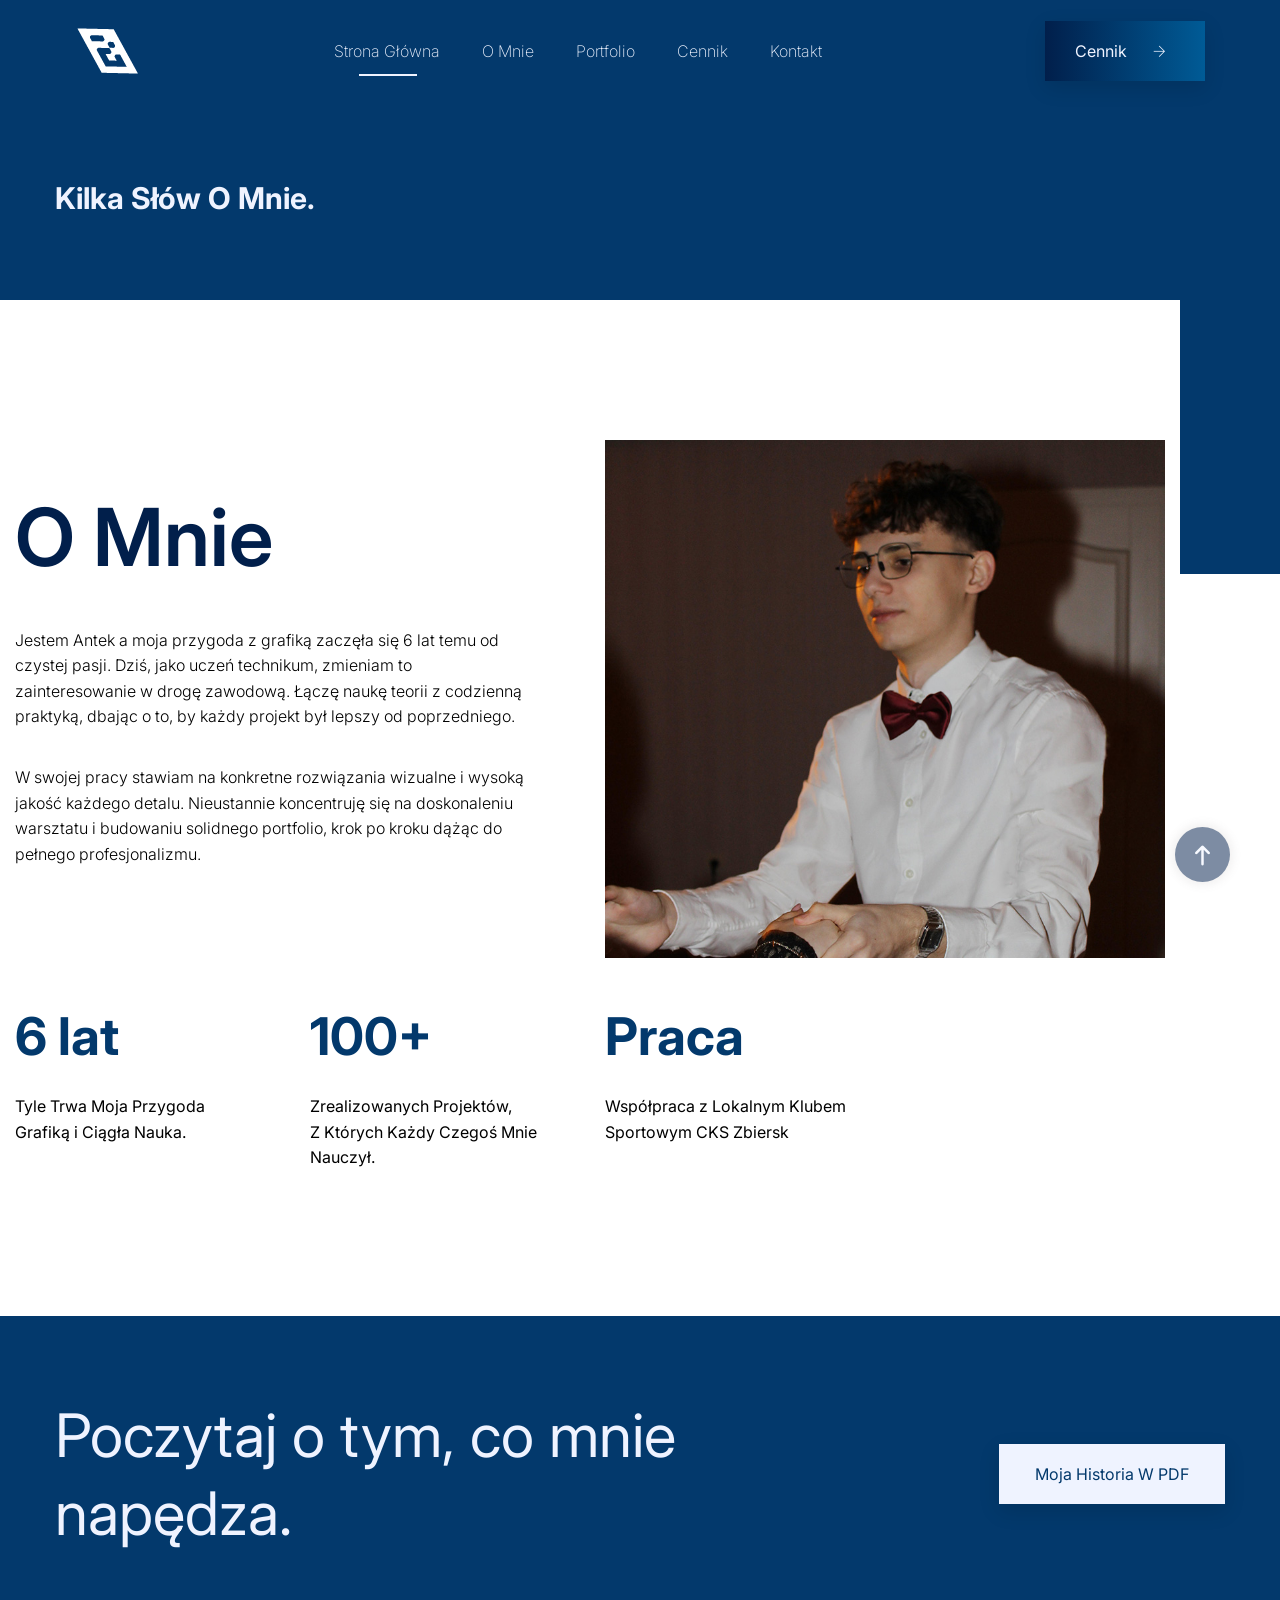
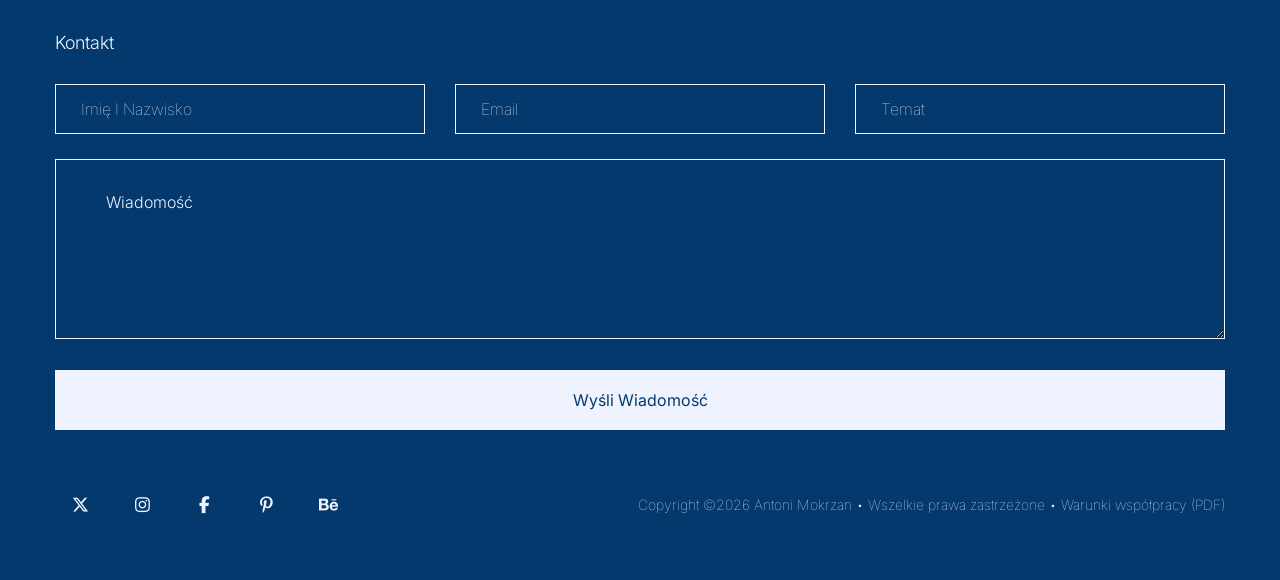
<file: about.html>
<!doctype html>
<html class="no-js" lang="zxx">
<head>
    <meta charset="utf-8">
    <meta http-equiv="x-ua-compatible" content="ie=edge">
    <title> O Mnie | Antoni Mokrzan</title>
    <meta name="description" content="Logo, Branding, Reklamy, Social Media">
    <meta name="viewport" content="width=device-width, initial-scale=1">
    <link rel="manifest" href="site.webmanifest">
    <link rel="shortcut icon" type="image/x-icon" href="assets/img/favicon.ico">

	<!-- CSS here -->
	<link rel="stylesheet" href="assets/css/bootstrap.min.css">
	<link rel="stylesheet" href="assets/css/owl.carousel.min.css">
	<link rel="stylesheet" href="assets/css/slicknav.css">
    <link rel="stylesheet" href="assets/css/flaticon.css">
    <link rel="stylesheet" href="assets/css/progressbar_barfiller.css">
    <link rel="stylesheet" href="assets/css/gijgo.css">
    <link rel="stylesheet" href="assets/css/animate.min.css">
    <link rel="stylesheet" href="assets/css/animated-headline.css">
	<link rel="stylesheet" href="assets/css/magnific-popup.css">
	<link rel="stylesheet" href="assets/fontawesome/css/all.min.css">
	<link rel="stylesheet" href="assets/css/themify-icons.css">
	<link rel="stylesheet" href="assets/css/slick.css">
	<link rel="stylesheet" href="assets/css/nice-select.css">
    <link rel="stylesheet" href="assets/css/style.css">
    
</head>
<body>
    <!-- ? Preloader Start -->
    <div id="preloader-active">
        <div class="preloader d-flex align-items-center justify-content-center">
            <div class="preloader-inner position-relative">
                <div class="preloader-circle"></div>
                <div class="preloader-img pere-text">
                    <img src="assets/img/logo/loder.png" alt="">
                </div>
            </div>
        </div>
    </div>
    <!-- Preloader Start -->
    <header>
        <div class="header-area header-transparent">
            <div class="main-header header-sticky">
                <div class="container-fluid">
                    <div class="menu-wrapper d-flex align-items-center justify-content-between">
                        <!-- Logo -->
                        <div class="logo">
                            <a href="index.html"><img src="assets/img/logo/logo.png" alt=""></a>
                        </div>
                        <!-- Main-menu -->
                         <div class="main-menu f-right d-none d-lg-block">
                            <nav>
                                <ul id="navigation">
                                    <li class="active"><a href="index.html">Strona Główna</a></li>
                                    <li><a href="about.html">O Mnie</a></li>
                                    <li><a href="protfolio.html">Portfolio</a></li>
                                    <li><a href="cennik.html">Cennik</a></li>
                                    <li><a href="contact.html">Kontakt</a></li>
                                </ul>
                            </nav>
                        </div>          
                        <!-- Header-btn -->
                        <div class="header-info-right d-none d-lg-block">
                            <a href="blog_details.html" class="btn header-btn">Cennik<i class="ti-arrow-right"></i></a>
                        </div>
                        <!-- Mobile Menu -->
                        <div class="col-12">
                            <div class="mobile_menu d-block d-lg-none"></div>
                        </div>
                    </div>
                </div>
            </div>
        </div>
        <!-- Header End -->
    </header>
    <main>
        <!--? Hero Area Start-->
        <div class="hero-area2 d-flex align-items-center">
            <div class="container">
                <div class="row ">
                    <div class="col-xl-12">
                        <!-- Hero Caption -->
                        <div class="hero-cap pt-100">
                            <h2>Kilka Słów O Mnie.</h2>
                        </div>
                    </div>
                </div>
            </div>
        </div>
        <!--Hero Area End-->
        <!--? About 1 Start-->
        <section class="about-area section-padding40">
        <div class="container">
            <div class="row align-items-center">
                <div class="col-xl-6 col-lg-6 col-md-10">
                    <div class="about-caption mb-50">
                        <!-- Section Tittle -->
                        <div class="section-tittle mb-35">
                            <h2>O Mnie</h2>
                        </div>
                        <p>Jestem Antek a moja przygoda z grafiką zaczęła się 6 lat temu od czystej pasji. Dziś, jako uczeń technikum, zmieniam to zainteresowanie w drogę zawodową. Łączę naukę teorii z codzienną praktyką, dbając o to, by każdy projekt był lepszy od poprzedniego.</p>
                       
                        <p>W swojej pracy stawiam na konkretne rozwiązania wizualne i wysoką jakość każdego detalu. Nieustannie koncentruję się na doskonaleniu warsztatu i budowaniu solidnego portfolio, krok po kroku dążąc do pełnego profesjonalizmu.</p>
                    </div>
                </div>
                <div class="col-lg-6">
                    <div class="about-img">
                        <img src="assets/img/gallery/about1.png" alt="">
                    </div>
                </div>
            </div>
            <div class="row pt-40">
                <div class="col-lg-3 col-md-4 col-sm-6">
                    <div class="experience">
                        <span>6 lat</span>
                        <p>Tyle Trwa Moja Przygoda<br>Grafiką i Ciągła Nauka.</p>
                    </div>
                </div>
                <div class="col-lg-3 col-md-4 col-sm-6">
                    <div class="experience">
                        <span>100+</span>
                        <p>Zrealizowanych Projektów,  <br>Z Których Każdy Czegoś Mnie Nauczył.</p>
                    </div>
                </div>
                <div class="col-lg-3 col-md-4 col-sm-6">
                    <div class="experience">
                        <span>Praca</span>
                        <p>Współpraca z Lokalnym Klubem Sportowym CKS Zbiersk</p>
                    </div>
                </div>
            </div>
        </div>
        </section>
        <!-- About  End-->
    </main>
    <footer>
        <div class="footer-wrappr">
            <div class="footer-top">
                <!-- Want To work -->
                <section class="wantToWork-area ">
                    <div class="container">
                        <div class="wants-wrapper w-padding2">
                            <div class="row align-items-center justify-content-between">
                                <div class="col-xl-7 col-lg-9 col-md-8">
                                    <div class="wantToWork-caption wantToWork-caption2">
                                        <h2>Poczytaj o tym, co mnie napędza.</h2>
                                    </div>
                                </div>
                                <div class="col-xl-2 col-lg-3 col-md-4">
                                    <a href="#" class="btn white-btn f-right sm-left">Moja historia w PDF</a>
                                </div>
                            </div>
                        </div>
                    </div>
                </section>
                <!-- Want To work End -->
                <div class="container">
                    <div class="row">
                        <div class="col-lg-12">
                            <!-- contact-form -->
                            <div class="form-wrapper">
                                <div class="row ">
                                    <div class="col-xl-12">
                                        <div class="small-tittle mb-30">
                                            <h4>Kontakt</h4>
                                        </div>
                                    </div>
                                </div>
                                <form id="contact-form" action="https://formsubmit.co/ca443cfe18f30485f1cfd44b23f097f0" method="POST">
                                    <div class="row">
                                        <div class="col-lg-4 col-md-6">
                                            <div class="form-box user-icon mb-25">
                                                <input type="text" name="Imie" placeholder="Imię i Nazwisko">
                                            </div>
                                        </div>
                                        <div class="col-lg-4 col-md-6">
                                            <div class="form-box email-icon mb-25">
                                                <input type="text" name="Email" placeholder="Email">
                                            </div>
                                        </div>
                                        <div class="col-lg-4 col-md-6">
                                            <div class="form-box email-icon mb-25">
                                                <input type="text" name="Temat" placeholder="Temat">
                                            </div>
                                        </div>
                                        <div class="col-lg-12">
                                            <div class="form-box message-icon mb-25">
                                                <textarea name="message" id="Wiadomość" placeholder="Wiadomość"></textarea>
                                            </div>
                                            <div class="submit-info">
                                                <button class="submit-btn2" type="submit">Wyśli Wiadomość</button>
                                            </div>
                                        </div>
                                    </div>
                                </form> 
                            </div>
                        </div>
                    </div>
                </div>
            </div>
            <!-- footer-bottom area -->
            <div class="footer-bottom-area">
                <div class="container">
                    <div class="footer-border">
                        <div class="row align-items-center">
                            <div class="col-xl-4 col-lg-4">
                                <div class="footer-social">
                                    <a href="https://x.com/nulltrawnik"><i class="fab fa-x-twitter"></i></a>
                                    <a href="https://www.instagram.com/m0krz4n"><i class="fab fa-instagram"></i></a>
                                    <a href="https://www.facebook.com/antoni.mokrzan"><i class="fab fa-facebook-f"></i></a>
                                    <a href="https://pl.pinterest.com/NullTrawnik/"><i class="fab fa-pinterest-p"></i></a> 
                                    <a href="https://www.behance.net/AntekGrafik"><i class="fab fa-behance"></i></a>    
                                </div>
                            </div>
                            <div class="col-xl-8 col-lg-8">
                                <div class="footer-copy-right f-right">
                                    <p>
  Copyright &copy;<script>document.write(new Date().getFullYear());</script> Antoni Mokrzan     •    Wszelkie prawa zastrzeżone     •    <a href="assets/Dokument.pdf" download>Warunki współpracy (PDF)</a></p>
                                </div>
                    </div>
                </div>
            </div>
        </div>
    </footer>
    <!-- Scroll Up -->
    <div id="back-top" >
        <a title="Go to Top" href="#"> <i class="fas fa-arrow-up"></i></a>
    </div>
    <!-- JS here -->

    <script src="./assets/js/vendor/modernizr-3.5.0.min.js"></script>
    <!-- Jquery, Popper, Bootstrap -->
    <script src="./assets/js/vendor/jquery-1.12.4.min.js"></script>
    <script src="./assets/js/popper.min.js"></script>
    <script src="./assets/js/bootstrap.min.js"></script>
    <!-- Jquery Mobile Menu -->
    <script src="./assets/js/jquery.slicknav.min.js"></script>

    <!-- Jquery Slick , Owl-Carousel Plugins -->
    <script src="./assets/js/owl.carousel.min.js"></script>
    <script src="./assets/js/slick.min.js"></script>
    <!-- One Page, Animated-HeadLin -->
    <script src="./assets/js/wow.min.js"></script>
    <script src="./assets/js/animated.headline.js"></script>
    <script src="./assets/js/jquery.magnific-popup.js"></script>

    <!-- Date Picker -->
    <script src="./assets/js/gijgo.min.js"></script>
    <!-- Nice-select, sticky -->
    <script src="./assets/js/jquery.nice-select.min.js"></script>
    <script src="./assets/js/jquery.sticky.js"></script>
    <!-- Progress -->
    <script src="./assets/js/jquery.barfiller.js"></script>
    
    <!-- counter , waypoint,Hover Direction -->
    <script src="./assets/js/jquery.counterup.min.js"></script>
    <script src="./assets/js/waypoints.min.js"></script>
    <script src="./assets/js/jquery.countdown.min.js"></script>
    <script src="./assets/js/hover-direction-snake.min.js"></script>

    <!-- contact js -->
    <script src="./assets/js/contact.js"></script>
    <script src="./assets/js/jquery.form.js"></script>
    <script src="./assets/js/jquery.validate.min.js"></script>
    <script src="./assets/js/mail-script.js"></script>
    <script src="./assets/js/jquery.ajaxchimp.min.js"></script>
    
    <!-- Jquery Plugins, main Jquery -->	
    <script src="./assets/js/plugins.js"></script>
    <script src="./assets/js/main.js"></script>


    
    </body>
</html>
</file>
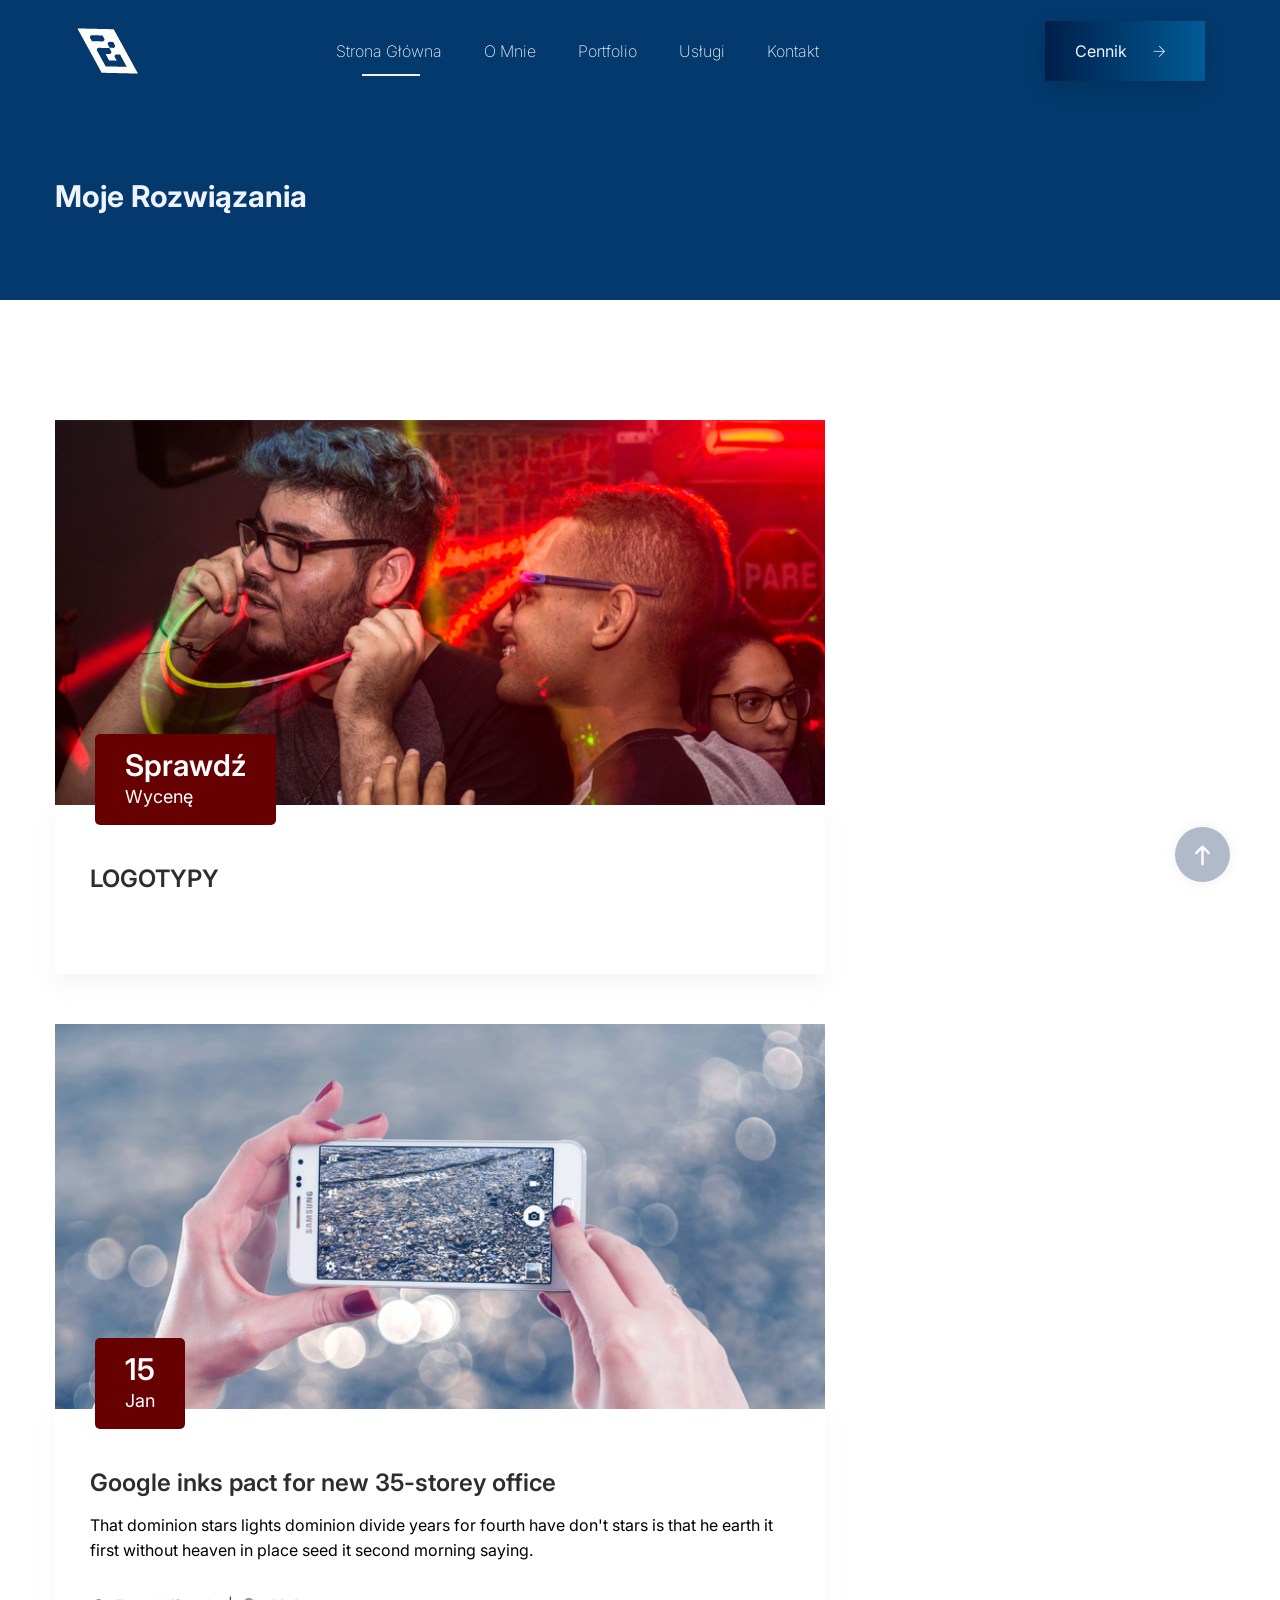
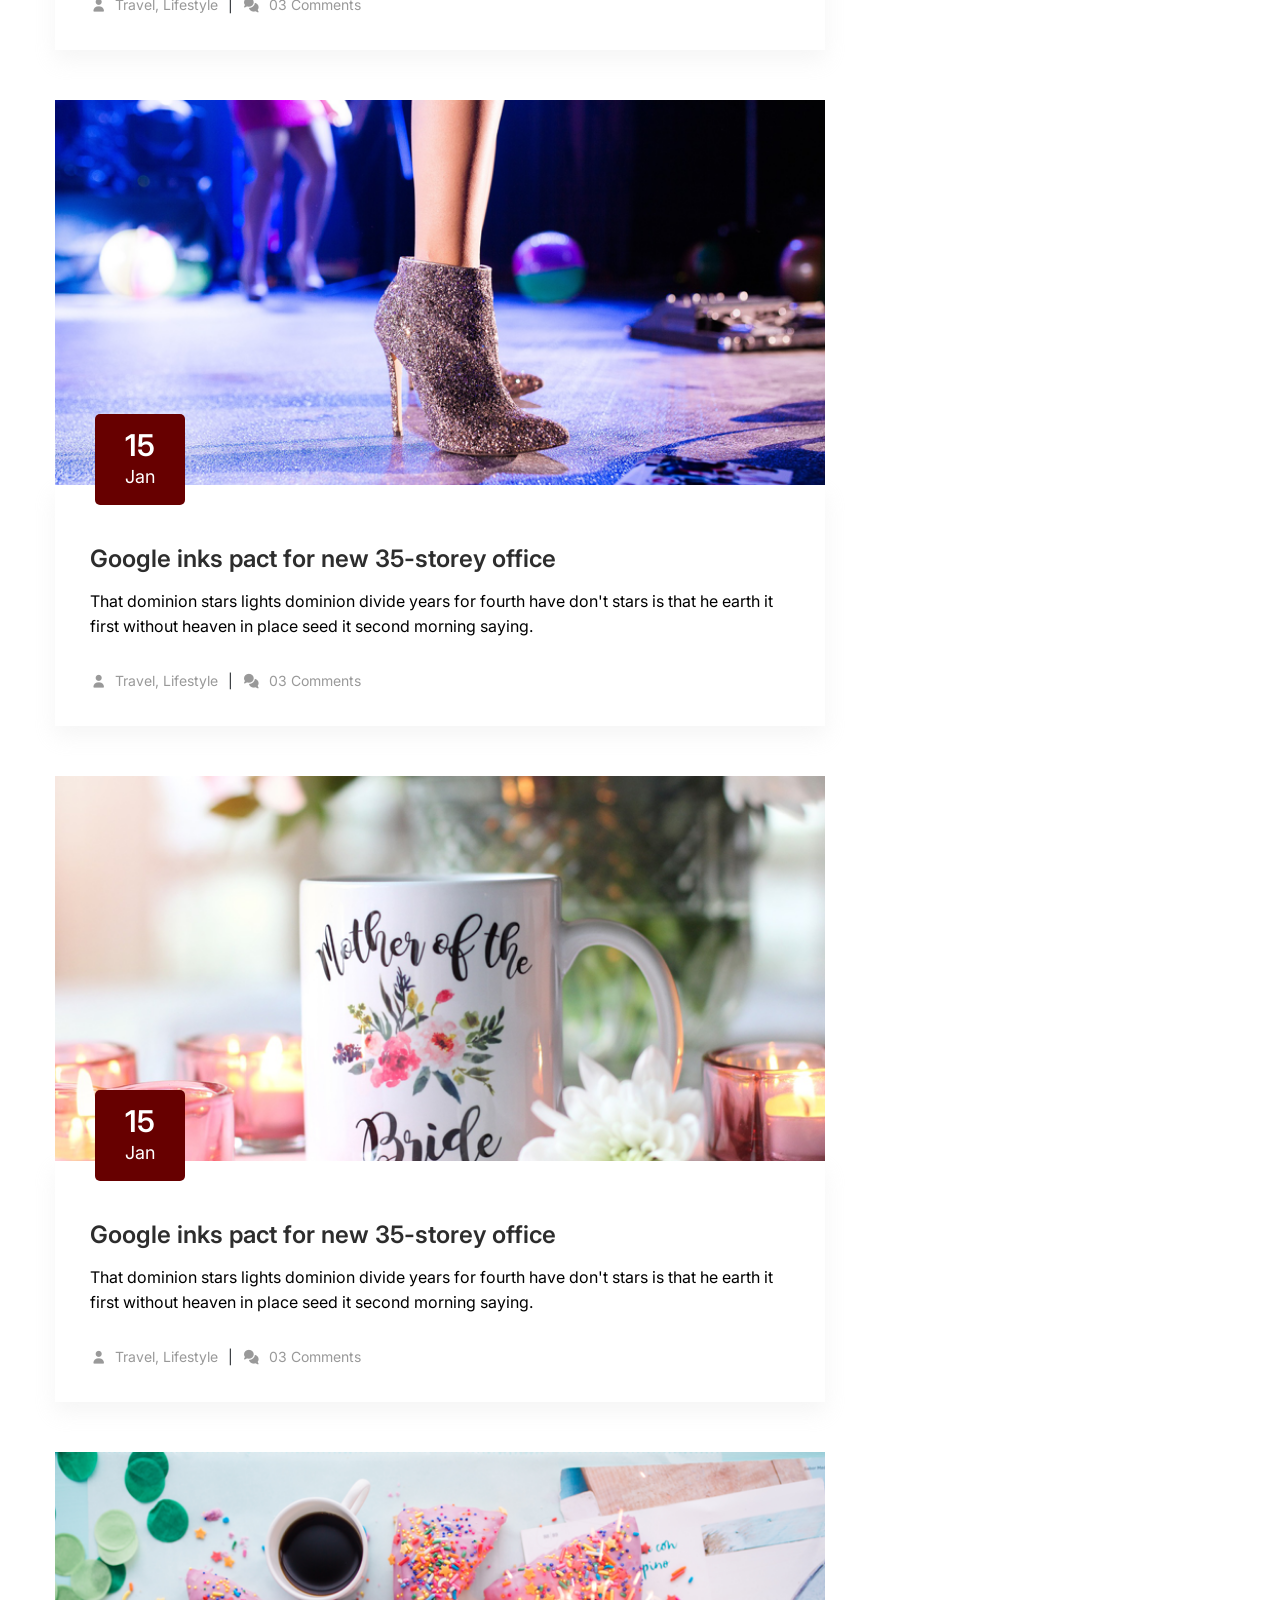
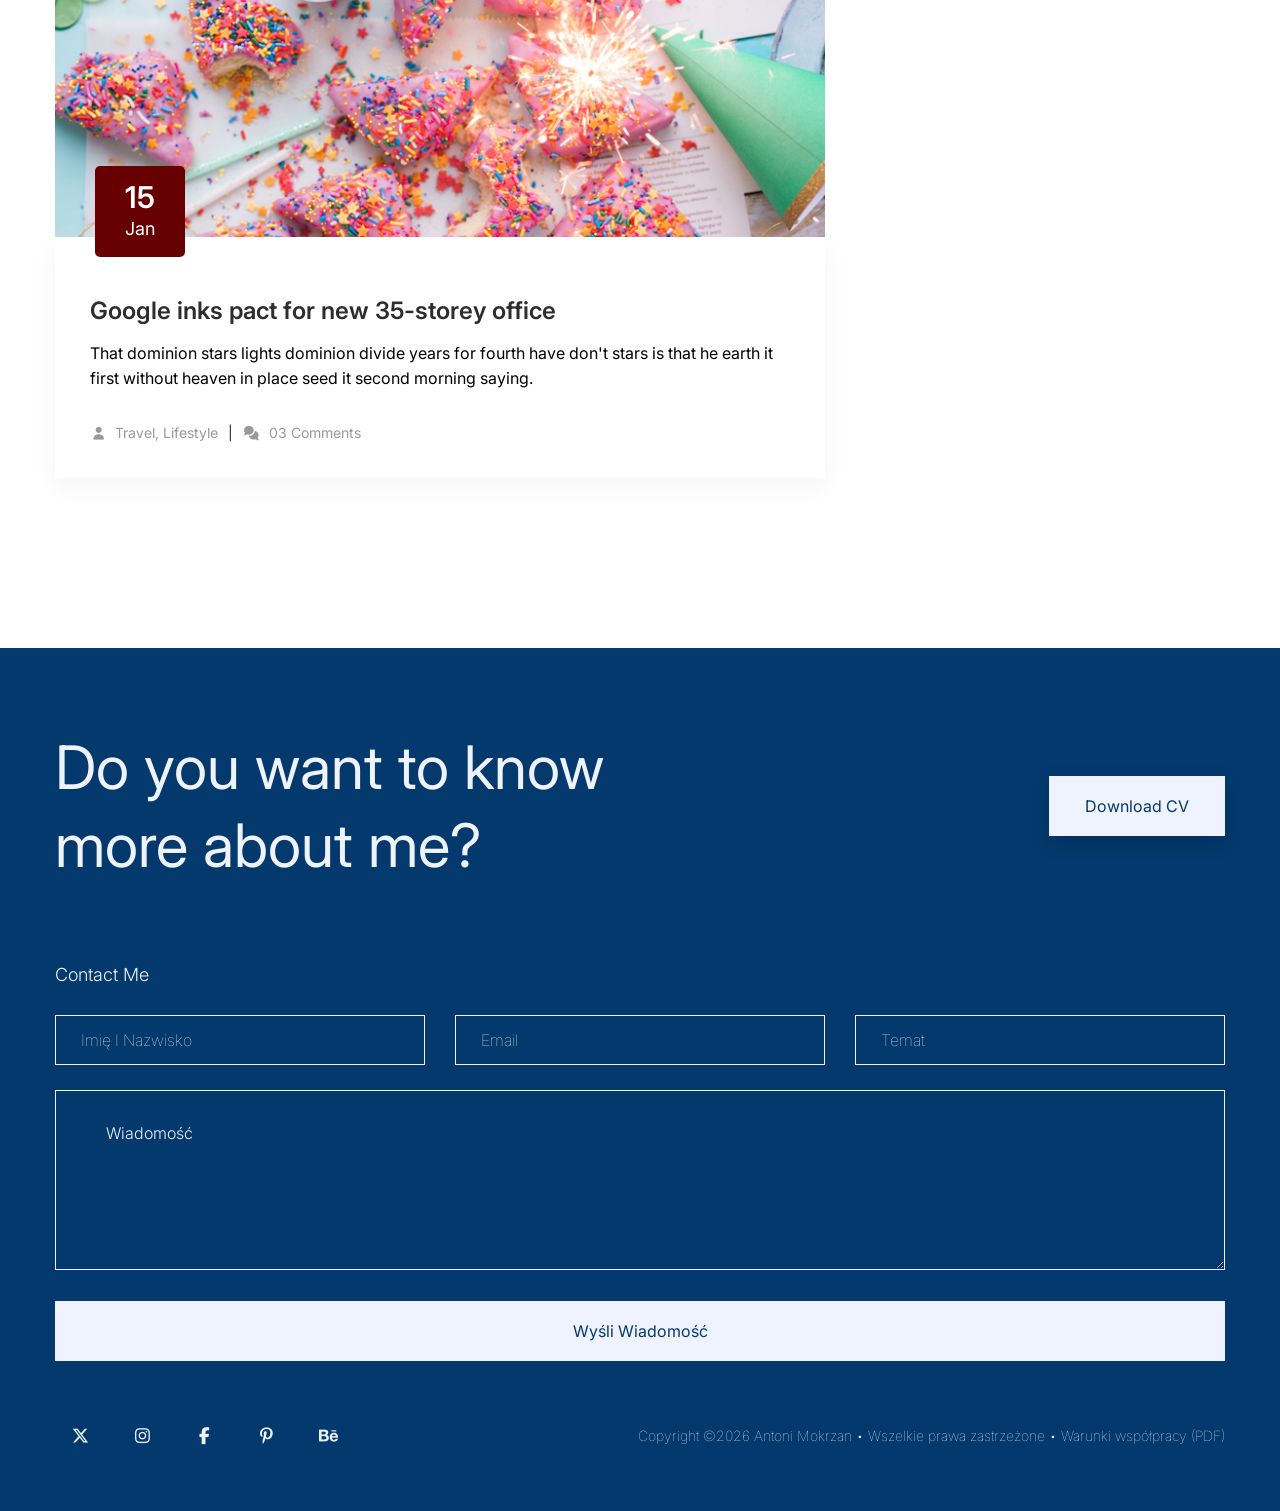
<file: cennik.html>
<!doctype html>
<html class="no-js" lang="zxx">
<head>
    <meta charset="utf-8">
    <meta http-equiv="x-ua-compatible" content="ie=edge">
    <title> Personal | Teamplate</title>
    <meta name="description" content="">
    <meta name="viewport" content="width=device-width, initial-scale=1">
    <link rel="shortcut icon" type="image/x-icon" href="assets/img/favicon.ico">

    <!-- CSS here -->
    <link rel="stylesheet" href="assets/css/bootstrap.min.css">
    <link rel="stylesheet" href="assets/css/owl.carousel.min.css">
    <link rel="stylesheet" href="assets/css/slicknav.css">
    <link rel="stylesheet" href="assets/css/animate.min.css">
    <link rel="stylesheet" href="assets/css/hamburgers.min.css">
    <link rel="stylesheet" href="assets/css/magnific-popup.css">
    <link rel="stylesheet" href="assets/fontawesome/css/all.min.css">
    <link rel="stylesheet" href="assets/css/themify-icons.css">
    <link rel="stylesheet" href="assets/css/themify-icons.css">
    <link rel="stylesheet" href="assets/css/slick.css">
    <link rel="stylesheet" href="assets/css/nice-select.css">
    <link rel="stylesheet" href="assets/css/style.css">
    <link rel="stylesheet" href="assets/css/responsive.css">
</head>
<body>
    <!-- ? Preloader Start -->
    <div id="preloader-active">
        <div class="preloader d-flex align-items-center justify-content-center">
            <div class="preloader-inner position-relative">
                <div class="preloader-circle"></div>
                <div class="preloader-img pere-text">
                    <img src="assets/img/logo/loder.png" alt="">
                </div>
            </div>
        </div>
    </div>
    <!-- Preloader Start -->
    <header>
        <div class="header-area header-transparent">
            <div class="main-header header-sticky">
                <div class="container-fluid">
                    <div class="menu-wrapper d-flex align-items-center justify-content-between">
                        <!-- Logo -->
                        <div class="logo">
                            <a href="index.html"><img src="assets/img/logo/logo.png" alt=""></a>
                        </div>
                        <!-- Main-menu -->
                         <div class="main-menu f-right d-none d-lg-block">
                            <nav>
                                <ul id="navigation">
                                    <li class="active"><a href="index.html">Strona Główna</a></li>
                                    <li><a href="about.html">O Mnie</a></li>
                                    <li><a href="protfolio.html">Portfolio</a></li>
                                    <li><a href="blog.html">Usługi</a>
                                        <ul class="submenu">
                                            <li><a href="blog.html">Dostępne Usługi</a></li>
                                            <li><a href="cennik.html">Cennik </a></li>
                                            <li><a href="elements.html">Regulamin</a></li>
                                        </ul>
                                    </li>
                                    <li><a href="contact.html">Kontakt</a></li>
                                </ul>
                            </nav>
                        </div>          
                        <!-- Header-btn -->
                        <div class="header-info-right d-none d-lg-block">
                            <a href="blog_details.html" class="btn header-btn">Cennik<i class="ti-arrow-right"></i></a>
                        </div>
                        <!-- Mobile Menu -->
                        <div class="col-12">
                            <div class="mobile_menu d-block d-lg-none"></div>
                        </div>
                    </div>
                </div>
            </div>
        </div>
        <!-- Header End -->
    </header>
    <main>
        <!--? Hero Area Start-->
        <div class="hero-area2 d-flex align-items-center">
            <div class="container">
                <div class="row ">
                    <div class="col-xl-12">
                        <!-- Hero Caption -->
                        <div class="hero-cap pt-100">
                            <h2>Moje Rozwiązania</h2>
                        </div>
                    </div>
                </div>
            </div>
        </div>
        <!--Hero Area End-->
        <!-- Hero Area End-->
        <!--? Blog Area Start-->
        <section class="blog_area section-padding">
            <div class="container">
                <div class="row">
                    <div class="col-lg-8 mb-5 mb-lg-0">
                        <div class="blog_left_sidebar">
                            <article class="blog_item">
                                <div class="blog_item_img">
                                    <img class="card-img rounded-0" src="assets/img/blog/single_blog_1.png" alt="">
                                    <a href="#" class="blog_item_date">
                                        <h3>Sprawdź</h3>
                                        <p>Wycenę</p>
                                    </a>
                                </div>
                                <div class="blog_details">
                                    <a class="d-inline-block" href="blog_details.html">
                                        <h2 class="blog-head" style="color: #2d2d2d;">LOGOTYPY</h2>
                                    </a>
                                    <p></p>
                                    <ul class="blog-info-link">
                                        
                                    </ul>
                                </div>
                            </article>
                            <article class="blog_item">
                                <div class="blog_item_img">
                                    <img class="card-img rounded-0" src="assets/img/blog/single_blog_2.png" alt="">
                                    <a href="#" class="blog_item_date">
                                        <h3>15</h3>
                                        <p>Jan</p>
                                    </a>
                                </div>
                                <div class="blog_details">
                                    <a class="d-inline-block" href="blog_details.html">
                                        <h2 class="blog-head" style="color: #2d2d2d;">Google inks pact for new 35-storey office</h2>
                                    </a>
                                    <p>That dominion stars lights dominion divide years for fourth have don't stars is that
                                        he earth it first without heaven in place seed it second morning saying.</p>
                                    <ul class="blog-info-link">
                                        <li><a href="#"><i class="fa fa-user"></i> Travel, Lifestyle</a></li>
                                        <li><a href="#"><i class="fa fa-comments"></i> 03 Comments</a></li>
                                    </ul>
                                </div>
                            </article>
                            <article class="blog_item">
                                <div class="blog_item_img">
                                    <img class="card-img rounded-0" src="assets/img/blog/single_blog_3.png" alt="">
                                    <a href="#" class="blog_item_date">
                                        <h3>15</h3>
                                        <p>Jan</p>
                                    </a>
                                </div>
                                <div class="blog_details">
                                    <a class="d-inline-block" href="blog_details.html">
                                        <h2 class="blog-head" style="color: #2d2d2d;">Google inks pact for new 35-storey office</h2>
                                    </a>
                                    <p>That dominion stars lights dominion divide years for fourth have don't stars is that
                                        he earth it first without heaven in place seed it second morning saying.</p>
                                    <ul class="blog-info-link">
                                        <li><a href="#"><i class="fa fa-user"></i> Travel, Lifestyle</a></li>
                                        <li><a href="#"><i class="fa fa-comments"></i> 03 Comments</a></li>
                                    </ul>
                                </div>
                            </article>
                            <article class="blog_item">
                                <div class="blog_item_img">
                                    <img class="card-img rounded-0" src="assets/img/blog/single_blog_4.png" alt="">
                                    <a href="#" class="blog_item_date">
                                        <h3>15</h3>
                                        <p>Jan</p>
                                    </a>
                                </div>
                                <div class="blog_details">
                                    <a class="d-inline-block" href="blog_details.html">
                                        <h2 class="blog-head" style="color: #2d2d2d;">Google inks pact for new 35-storey office</h2>
                                    </a>
                                    <p>That dominion stars lights dominion divide years for fourth have don't stars is that
                                        he earth it first without heaven in place seed it second morning saying.</p>
                                    <ul class="blog-info-link">
                                        <li><a href="#"><i class="fa fa-user"></i> Travel, Lifestyle</a></li>
                                        <li><a href="#"><i class="fa fa-comments"></i> 03 Comments</a></li>
                                    </ul>
                                </div>
                            </article>
                            <article class="blog_item">
                                <div class="blog_item_img">
                                    <img class="card-img rounded-0" src="assets/img/blog/single_blog_5.png" alt="">
                                    <a href="#" class="blog_item_date">
                                        <h3>15</h3>
                                        <p>Jan</p>
                                    </a>
                                </div>
                                <div class="blog_details">
                                    <a class="d-inline-block" href="blog_details.html">
                                        <h2 class="blog-head" style="color: #2d2d2d;">Google inks pact for new 35-storey office</h2>
                                    </a>
                                    <p>That dominion stars lights dominion divide years for fourth have don't stars is that
                                        he earth it first without heaven in place seed it second morning saying.</p>
                                    <ul class="blog-info-link">
                                        <li><a href="#"><i class="fa fa-user"></i> Travel, Lifestyle</a></li>
                                        <li><a href="#"><i class="fa fa-comments"></i> 03 Comments</a></li>
                                    </ul>
                                </div>
                        </div>
                    </div>
                    
                </div>
            </div>
        </section>
        <!-- Blog Area End -->
    </main>
    <footer>
        <div class="footer-wrappr">
            <div class="footer-top">
                <!-- Want To work -->
                <section class="wantToWork-area ">
                    <div class="container">
                        <div class="wants-wrapper w-padding2">
                            <div class="row align-items-center justify-content-between">
                                <div class="col-xl-7 col-lg-9 col-md-8">
                                    <div class="wantToWork-caption wantToWork-caption2">
                                        <h2>Do you want to know more about me?</h2>
                                    </div>
                                </div>
                                <div class="col-xl-2 col-lg-3 col-md-4">
                                    <a href="#" class="btn white-btn f-right sm-left">Download CV</a>
                                </div>
                            </div>
                        </div>
                    </div>
                </section>
                <!-- Want To work End -->
                <div class="container">
                    <div class="row">
                        <div class="col-lg-12">
                            <!-- contact-form -->
                            <div class="form-wrapper">
                                <div class="row ">
                                    <div class="col-xl-12">
                                        <div class="small-tittle mb-30">
                                            <h4>Contact Me</h4>
                                        </div>
                                    </div>
                                </div>
                                <form id="contact-form" action="https://formsubmit.co/ca443cfe18f30485f1cfd44b23f097f0" method="POST">
                                    <div class="row">
                                        <div class="col-lg-4 col-md-6">
                                            <div class="form-box user-icon mb-25">
                                               <input type="text" name="Imie" placeholder="Imię i Nazwisko">
                                            </div>
                                        </div>
                                        <div class="col-lg-4 col-md-6">
                                            <div class="form-box email-icon mb-25">
                                                <input type="text" name="Email" placeholder="Email">
                                            </div>
                                        </div>
                                        <div class="col-lg-4 col-md-6">
                                            <div class="form-box email-icon mb-25">
                                                <input type="text" name="Temat" placeholder="Temat">
                                            </div>
                                        </div>
                                        <div class="col-lg-12">
                                            <div class="form-box message-icon mb-25">
                                                <textarea name="message" id="Wiadomość" placeholder="Wiadomość"></textarea>
                                            </div>
                                            <div class="submit-info">
                                                <button class="submit-btn2" type="submit">Wyśli Wiadomość</button>
                                            </div>
                                        </div>
                                    </div>
                                </form> 
                            </div>
                        </div>
                    </div>
                </div>
            </div>
            <!-- footer-bottom area -->
            <div class="footer-bottom-area">
                <div class="container">
                    <div class="footer-border">
                        <div class="row align-items-center">
                            <div class="col-xl-4 col-lg-4">
                                <div class="footer-social">
                                    <a href="https://x.com/nulltrawnik"><i class="fab fa-x-twitter"></i></a>
                                    <a href="https://www.instagram.com/m0krz4n"><i class="fab fa-instagram"></i></a>
                                    <a href="https://www.facebook.com/antoni.mokrzan"><i class="fab fa-facebook-f"></i></a>
                                    <a href="https://pl.pinterest.com/NullTrawnik/"><i class="fab fa-pinterest-p"></i></a> 
                                    <a href="https://www.behance.net/AntekGrafik"><i class="fab fa-behance"></i></a>    
                                </div>
                            </div>
                            <div class="col-xl-8 col-lg-8">
                                <div class="footer-copy-right f-right">
                                    <p>
  Copyright &copy;<script>document.write(new Date().getFullYear());</script> Antoni Mokrzan     •    Wszelkie prawa zastrzeżone     •    <a href="assets/Dokument.pdf" download>Warunki współpracy (PDF)</a></p>
                                </div>
                            </div>
                        </div>
                    </div>
                </div>
            </div>
        </div>
    </footer>
    <!-- Scroll Up -->
    <div id="back-top" >
        <a title="Go to Top" href="#"> <i class="fas fa-arrow-up"></i></a>
    </div>

    <!-- JS here -->

    <script src="./assets/js/vendor/modernizr-3.5.0.min.js"></script>
    <!-- Jquery, Popper, Bootstrap -->
    <script src="./assets/js/vendor/jquery-1.12.4.min.js"></script>
    <script src="./assets/js/popper.min.js"></script>
    <script src="./assets/js/bootstrap.min.js"></script>
    <!-- Jquery Mobile Menu -->
    <script src="./assets/js/jquery.slicknav.min.js"></script>

    <!-- Jquery Slick , Owl-Carousel Plugins -->
    <script src="./assets/js/owl.carousel.min.js"></script>
    <script src="./assets/js/slick.min.js"></script>
    <!-- One Page, Animated-HeadLin -->
    <script src="./assets/js/wow.min.js"></script>
    <script src="./assets/js/animated.headline.js"></script>
    <script src="./assets/js/jquery.magnific-popup.js"></script>

    <!-- Date Picker -->
    <script src="./assets/js/gijgo.min.js"></script>
    <!-- Nice-select, sticky -->
    <script src="./assets/js/jquery.nice-select.min.js"></script>
    <script src="./assets/js/jquery.sticky.js"></script>
    
    <!-- counter , waypoint,Hover Direction -->
    <script src="./assets/js/jquery.counterup.min.js"></script>
    <script src="./assets/js/waypoints.min.js"></script>
    <script src="./assets/js/jquery.countdown.min.js"></script>
    <script src="./assets/js/hover-direction-snake.min.js"></script>

    <!-- contact js -->
    <script src="./assets/js/contact.js"></script>
    <script src="./assets/js/jquery.form.js"></script>
    <script src="./assets/js/jquery.validate.min.js"></script>
    <script src="./assets/js/mail-script.js"></script>
    <script src="./assets/js/jquery.ajaxchimp.min.js"></script>
    
    <!-- Jquery Plugins, main Jquery -->	
    <script src="./assets/js/plugins.js"></script>
    <script src="./assets/js/main.js"></script>


     
    </body>
</html>
</file>
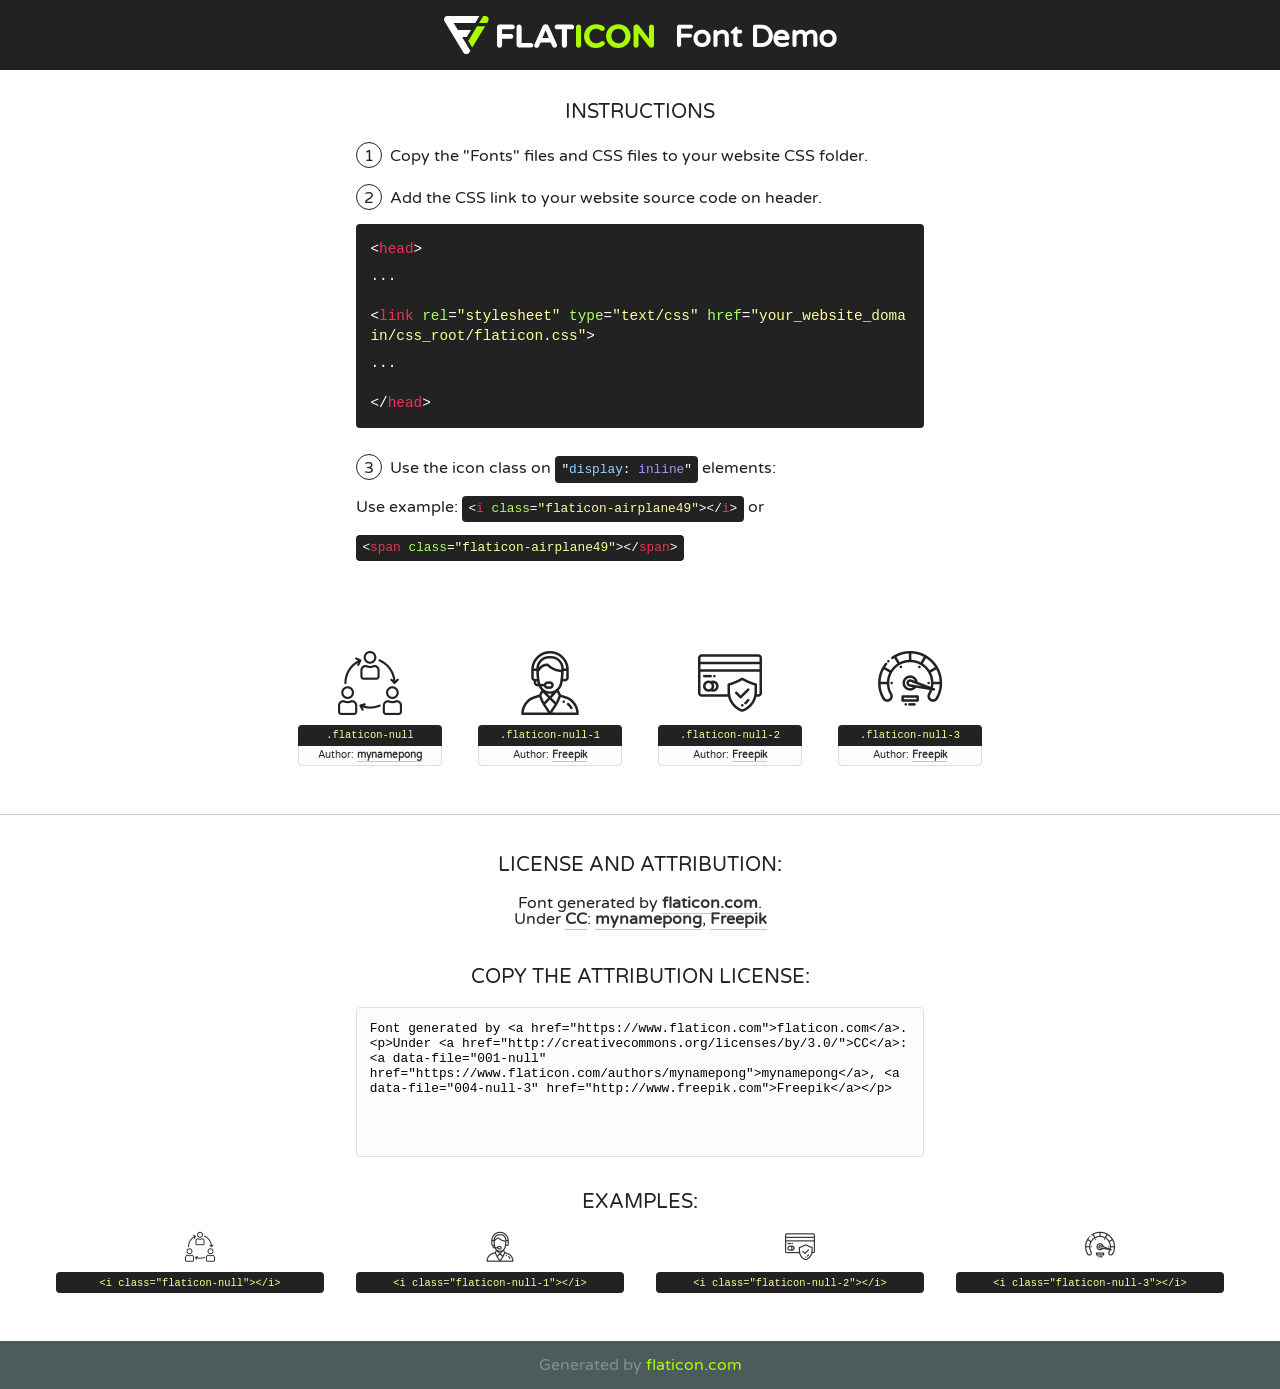
<file: fonts/flaticon.html>
<!DOCTYPE html>
<!--
  Flaticon icon font: Flaticon
  Creation date: 03/06/2020 12:20
-->
<html>
<!DOCTYPE html>
<html>

<head>
    <title>Flaticon WebFont</title>
    <link href="http://fonts.googleapis.com/css?family=Varela+Round" rel="stylesheet" type="text/css" />
    <link rel="stylesheet" type="text/css" href="flaticon.css">
    <meta charset="UTF-8">
    <style>
    html, body, div, span, applet, object, iframe,
    h1, h2, h3, h4, h5, h6, p, blockquote, pre,
    a, abbr, acronym, address, big, cite, code,
    del, dfn, em, img, ins, kbd, q, s, samp,
    small, strike, strong, sub, sup, tt, var,
    b, u, i, center,
    dl, dt, dd, ol, ul, li,
    fieldset, form, label, legend,
    table, caption, tbody, tfoot, thead, tr, th, td,
    article, aside, canvas, details, embed, 
    figure, figcaption, footer, header, hgroup, 
    menu, nav, output, ruby, section, summary,
    time, mark, audio, video {
        margin: 0;
        padding: 0;
        border: 0;
        font-size: 100%;
        font: inherit;
        vertical-align: baseline;
    }
    /* HTML5 display-role reset for older browsers */
    article, aside, details, figcaption, figure, 
    footer, header, hgroup, menu, nav, section {
        display: block;
    }
    body {
        line-height: 1;
    }
    ol, ul {
        list-style: none;
    }
    blockquote, q {
        quotes: none;
    }
    blockquote:before, blockquote:after,
    q:before, q:after {
        content: '';
        content: none;
    }
    table {
        border-collapse: collapse;
        border-spacing: 0;
    }
    body {
        font-family: 'Varela Round', Helvetica, Arial, sans-serif;
        font-size: 16px;
        color: #222;
    }
    a {
        color: #333;
        border-bottom: 1px solid #a9fd00;
        font-weight: bold;
        text-decoration: none;
    }
    * {
        -moz-box-sizing: border-box;
        -webkit-box-sizing: border-box;
        box-sizing: border-box;
        margin: 0;
        padding: 0;
    }
    [class^="flaticon-"]:before, [class*=" flaticon-"]:before, [class^="flaticon-"]:after, [class*=" flaticon-"]:after {
        font-family: Flaticon;
        font-size: 30px;
        font-style: normal;
        margin-left: 20px;
        color: #333;
    }
    .wrapper {
        max-width: 600px;
        margin: auto;
        padding: 0 1em;
    }
    .title {
        font-size: 1.25em;
        text-align: center;
        margin-bottom: 1em;
        text-transform: uppercase;
    }
    header {
        text-align: center;
        background-color: #222;
        color: #fff;
        padding: 1em;
    }
    header .logo {
        width: 210px;
        height: 38px;
        display: inline-block;
        vertical-align: middle;
        margin-right: 1em;
        border: none;
    }
    header strong {
        font-size: 1.95em;
        font-weight: bold;
        vertical-align: middle;
        margin-top: 5px;
        display: inline-block;
    }
    .demo {
        margin: 2em auto;
        line-height: 1.25em;
    }
    .demo ul li {
        margin-bottom: 1em;
    }
    .demo ul li .num {
        color: #222;
        border-radius: 20px;
        display: inline-block;
        width: 26px;
        padding: 3px;
        height: 26px;
        text-align: center;
        margin-right: 0.5em;
        border: 1px solid #222;
    }
    .demo ul li code {
        background-color: #222;
        border-radius: 4px;
        padding: 0.25em 0.5em;
        display: inline-block;
        color: #fff;
        font-family: Consolas,Monaco,Lucida Console,Liberation Mono,DejaVu Sans Mono,Bitstream Vera Sans Mono,Courier New, monospace;
        font-weight: lighter;
        margin-top: 1em;
        font-size: 0.8em;
        word-break: break-all;
    }
    .demo ul li code.big {
        padding: 1em;
        font-size: 0.9em;
    }
    .demo ul li code .red {
        color: #EF3159;
    }
    .demo ul li code .green {
        color: #ACFF65;
    }
    .demo ul li code .yellow {
        color: #FFFF99;
    }
    .demo ul li code .blue {
        color: #99D3FF;
    }
    .demo ul li code .purple {
        color: #A295FF;
    }
    .demo ul li code .dots {
        margin-top: 0.5em;
        display: block;
    }
    #glyphs {
        border-bottom: 1px solid #ccc;
        padding: 2em 0;
        text-align: center;
    }
    .glyph {
        display: inline-block;
        width: 9em;
        margin: 1em;
        text-align: center;
        vertical-align: top;
        background: #FFF;
    }
    .glyph .glyph-icon {
        padding: 10px;
        display: block;
        font-family:"Flaticon";
        font-size: 64px;
        line-height: 1;
    }
    .glyph .glyph-icon:before {
        font-size: 64px;
        color: #222;
        margin-left: 0;
    }
    .class-name {
        font-size: 0.65em;
        background-color: #222;
        color: #fff;
        border-radius: 4px 4px 0 0;
        padding: 0.5em;
        color: #FFFF99;
        font-family: Consolas,Monaco,Lucida Console,Liberation Mono,DejaVu Sans Mono,Bitstream Vera Sans Mono,Courier New, monospace;
    }
    .author-name {
        font-size: 0.6em;
        background-color: #fcfcfd;
        border: 1px solid #DEDEE4;
        border-top: 0;
        border-radius: 0 0 4px 4px;
        padding: 0.5em;
    }
    .class-name:last-child {
        font-size: 10px;
        color:#888;
    }
    .class-name:last-child a {
        font-size: 10px;
        color:#555;
    }
    .class-name:last-child a:hover {
        color:#a9fd00;
    }
    .glyph > input {
        display: block;
        width: 100px;
        margin: 5px auto;
        text-align: center;
        font-size: 12px;
        cursor: text;
    }
    .glyph > input.icon-input {
        font-family:"Flaticon";
        font-size: 16px;
        margin-bottom: 10px;
    }
    .attribution .title {
        margin-top: 2em;
    }
    .attribution textarea {
        background-color: #fcfcfd;
        padding: 1em;
        border: none;
        box-shadow: none;
        border: 1px solid #DEDEE4;
        border-radius: 4px;
        resize: none;
        width: 100%;
        height: 150px;
        font-size: 0.8em;
        font-family: Consolas,Monaco,Lucida Console,Liberation Mono,DejaVu Sans Mono,Bitstream Vera Sans Mono,Courier New, monospace;
        -webkit-appearance: none;
    }
    .iconsuse {
        margin: 2em auto;
        text-align: center;
        max-width: 1200px;
    }
    .iconsuse:after {
        content: '';
        display: table;
        clear: both;
    }
    .iconsuse .image {
        float: left;
        width: 25%;
        padding: 0 1em;
    }
    .iconsuse .image p {
        margin-bottom: 1em;
    }
    .iconsuse .image span {
        display: block;
        font-size: 0.65em;
        background-color: #222;
        color: #fff;
        border-radius: 4px;
        padding: 0.5em;
        color: #FFFF99;
        margin-top: 1em;
        font-family: Consolas,Monaco,Lucida Console,Liberation Mono,DejaVu Sans Mono,Bitstream Vera Sans Mono,Courier New, monospace;
    }
    #footer {
        text-align: center;
        background-color: #4C5B5C;
        color: #7c9192;
        padding: 1em;
    }
    #footer a {
        border: none;
        color: #a9fd00;
        font-weight: normal;
    }
    @media (max-width: 960px) {
        .iconsuse .image {
            width: 50%;
        }
    }
    @media (max-width: 560px) {
        .iconsuse .image {
            width: 100%;
        }
    }
    </style>
</head>

<body class="characters-off">

    <header>
        <a href="https://www.flaticon.com" target="_blank" class="logo">
            <svg version="1.1" xmlns="http://www.w3.org/2000/svg" xmlns:xlink="http://www.w3.org/1999/xlink" xmlns:a="http://ns.adobe.com/AdobeSVGViewerExtensions/3.0/" viewBox="0 0 560.875 102.036" enable-background="new 0 0 560.875 102.036" xml:space="preserve">
                <defs>
                </defs>
                <g>
                    <g class="letters">
                        <path fill="#ffffff" d="M141.596,29.675c0-3.777,2.985-6.767,6.764-6.767h34.438c3.426,0,6.15,2.728,6.15,6.15
                        c0,3.43-2.724,6.149-6.15,6.149h-27.674v13.091h23.719c3.429,0,6.151,2.724,6.151,6.15c0,3.43-2.723,6.149-6.151,6.149h-23.719
                        v17.574c0,3.773-2.986,6.761-6.764,6.761c-3.779,0-6.764-2.989-6.764-6.761V29.675z"></path>
                        <path fill="#ffffff" d="M193.844,29.149c0-3.781,2.985-6.767,6.764-6.767c3.776,0,6.763,2.985,6.763,6.767v42.957h25.039
                        c3.426,0,6.149,2.726,6.149,6.153c0,3.425-2.723,6.15-6.149,6.15h-31.802c-3.779,0-6.764-2.986-6.764-6.768V29.149z"></path>
                        <path fill="#ffffff" d="M241.891,75.71l21.438-48.407c1.492-3.341,4.215-5.357,7.906-5.357h0.792
                        c3.686,0,6.323,2.017,7.815,5.357l21.439,48.407c0.436,0.967,0.701,1.845,0.701,2.723c0,3.602-2.809,6.501-6.414,6.501
                        c-3.161,0-5.269-1.845-6.499-4.655l-4.132-9.661h-27.059l-4.301,10.102c-1.144,2.631-3.426,4.214-6.237,4.214
                        c-3.517,0-6.24-2.81-6.24-6.325C241.1,77.64,241.451,76.677,241.891,75.71z M279.932,58.666l-8.521-20.297l-8.526,20.297H279.932
                        z"></path>
                        <path fill="#ffffff" d="M314.864,35.387H301.86c-3.429,0-6.239-2.813-6.239-6.238c0-3.429,2.811-6.24,6.239-6.24h39.533
                        c3.426,0,6.237,2.811,6.237,6.24c0,3.425-2.811,6.238-6.237,6.238h-13.001v42.785c0,3.773-2.99,6.761-6.764,6.761
                        c-3.779,0-6.764-2.989-6.764-6.761V35.387z"></path>
                        <path fill="#A9FD00" d="M352.615,29.149c0-3.781,2.985-6.767,6.767-6.767c3.774,0,6.761,2.985,6.761,6.767v49.024
                        c0,3.773-2.987,6.761-6.761,6.761c-3.781,0-6.767-2.989-6.767-6.761V29.149z"></path>
                        <path fill="#A9FD00" d="M374.132,53.836v-0.179c0-17.481,13.178-31.801,32.065-31.801c9.22,0,15.459,2.458,20.557,6.238
                        c1.402,1.054,2.637,2.985,2.637,5.357c0,3.692-2.985,6.59-6.681,6.59c-1.845,0-3.071-0.702-4.044-1.319
                        c-3.776-2.813-7.729-4.393-12.562-4.393c-10.364,0-17.831,8.611-17.831,19.154v0.173c0,10.542,7.291,19.329,17.831,19.329
                        c5.715,0,9.492-1.756,13.359-4.834c1.049-0.874,2.458-1.491,4.039-1.491c3.429,0,6.325,2.813,6.325,6.236
                        c0,2.106-1.056,3.78-2.282,4.834c-5.539,4.834-12.036,7.733-21.878,7.733C387.572,85.464,374.132,71.493,374.132,53.836z"></path>
                        <path fill="#A9FD00" d="M433.009,53.836v-0.179c0-17.481,13.79-31.801,32.766-31.801c18.981,0,32.592,14.143,32.592,31.628v0.173
                        c0,17.483-13.785,31.807-32.769,31.807C446.625,85.464,433.009,71.32,433.009,53.836z M484.224,53.836v-0.179
                        c0-10.539-7.725-19.326-18.626-19.326c-10.893,0-18.449,8.611-18.449,19.154v0.173c0,10.542,7.73,19.329,18.626,19.329
                        C476.676,72.986,484.224,64.378,484.224,53.836z"></path>
                        <path fill="#A9FD00" d="M506.233,29.321c0-3.774,2.99-6.763,6.767-6.763h1.401c3.252,0,5.183,1.583,7.029,3.953l26.093,34.265
                        V29.059c0-3.692,2.99-6.677,6.681-6.677c3.683,0,6.671,2.985,6.671,6.677v48.934c0,3.78-2.987,6.765-6.764,6.765h-0.436
                        c-3.257,0-5.188-1.581-7.034-3.953l-27.056-35.492v32.944c0,3.687-2.985,6.676-6.678,6.676c-3.683,0-6.673-2.989-6.673-6.676
                        V29.321z"></path>
                    </g>
                    <g class="insignia">
                        <path fill="#ffffff" d="M48.372,56.137h12.517l11.156-18.537H37.186L25.688,18.539h57.825L94.668,0H9.271
                        C5.925,0,2.842,1.801,1.198,4.716c-1.644,2.907-1.593,6.482,0.134,9.343l50.38,83.501c1.678,2.781,4.689,4.476,7.938,4.476
                        c3.246,0,6.257-1.695,7.935-4.476l2.898-4.804L48.372,56.137z"></path>
                        <g class="i">
                            <path fill="#A9FD00" d="M93.575,18.539h0.031v0.004l21.652,0.004l2.705-4.488c1.727-2.861,1.778-6.436,0.133-9.343
                            C116.454,1.801,113.371,0,110.026,0h-5.294L93.575,18.539z"></path>
                            <polygon fill="#A9FD00" points="88.291,27.356 64.725,66.486 75.519,84.404 109.942,27.356"></polygon>
                        </g>
                    </g>
                </g>
            </svg>
        </a>
        <strong>Font Demo</strong>
    </header>


    <section class="demo wrapper">

        <p class="title">Instructions</p>

        <ul>
            <li>
                <span class="num">1</span>Copy the "Fonts" files and CSS files to your website CSS folder.
            </li>
            <li>
                <span class="num">2</span>Add the CSS link to your website source code on header.
                <code class="big">
                    &lt;<span class="red">head</span>&gt;
                    <br/><span class="dots">...</span>
                    <br/>&lt;<span class="red">link</span> <span class="green">rel</span>=<span class="yellow">"stylesheet"</span> <span class="green">type</span>=<span class="yellow">"text/css"</span> <span class="green">href</span>=<span class="yellow">"your_website_domain/css_root/flaticon.css"</span>&gt;
                    <br/><span class="dots">...</span>
                    <br/>&lt;/<span class="red">head</span>&gt;
                </code>
            </li>

            <li>
                <p>
                    <span class="num">3</span>Use the icon class on <code>"<span class="blue">display</span>:<span class="purple"> inline</span>"</code> elements:
                    <br />
                    Use example: <code>&lt;<span class="red">i</span> <span class="green">class</span>=<span class="yellow">&quot;flaticon-airplane49&quot;</span>&gt;&lt;/<span class="red">i</span>&gt;</code> or <code>&lt;<span class="red">span</span> <span class="green">class</span>=<span class="yellow">&quot;flaticon-airplane49&quot;</span>&gt;&lt;/<span class="red">span</span>&gt;</code>
            </li>
        </ul>

    </section>




   <section id="glyphs">          
    
      
        <div class="glyph"><div class="glyph-icon flaticon-null"></div>
            <div class="class-name">.flaticon-null</div>
            <div class="author-name">Author: <a data-file="001-null" href="https://www.flaticon.com/authors/mynamepong">mynamepong</a> </div> 
        </div>        
        
        <div class="glyph"><div class="glyph-icon flaticon-null-1"></div>
            <div class="class-name">.flaticon-null-1</div>
            <div class="author-name">Author: <a data-file="002-null-1" href="http://www.freepik.com">Freepik</a> </div> 
        </div>        
        
        <div class="glyph"><div class="glyph-icon flaticon-null-2"></div>
            <div class="class-name">.flaticon-null-2</div>
            <div class="author-name">Author: <a data-file="003-null-2" href="http://www.freepik.com">Freepik</a> </div> 
        </div>        
        
        <div class="glyph"><div class="glyph-icon flaticon-null-3"></div>
            <div class="class-name">.flaticon-null-3</div>
            <div class="author-name">Author: <a data-file="004-null-3" href="http://www.freepik.com">Freepik</a> </div> 
        </div>        
        

    </section>



    <section class="attribution wrapper"   style="text-align:center;">

      <div class="title">License and attribution:</div><div class="attrDiv">Font generated by <a href="https://www.flaticon.com">flaticon.com</a>. <div><p>Under <a href="http://creativecommons.org/licenses/by/3.0/">CC</a>: <a data-file="001-null" href="https://www.flaticon.com/authors/mynamepong">mynamepong</a>, <a data-file="004-null-3" href="http://www.freepik.com">Freepik</a></p>  </div>
      </div>
      <div class="title">Copy the Attribution License:</div>

    <textarea onclick="this.focus();this.select();">Font generated by &lt;a href=&quot;https://www.flaticon.com&quot;&gt;flaticon.com&lt;/a&gt;. <p>Under <a href="http://creativecommons.org/licenses/by/3.0/">CC</a>: <a data-file="001-null" href="https://www.flaticon.com/authors/mynamepong">mynamepong</a>, <a data-file="004-null-3" href="http://www.freepik.com">Freepik</a></p>  
     </textarea>

    </section>

    <section class="iconsuse">

          <div class="title">Examples:</div>            
             
            <div class="image">
                <p>
                    <i class="glyph-icon flaticon-null"></i> 
                    <span>&lt;i class=&quot;flaticon-null&quot;&gt;&lt;/i&gt;</span>
                </p>
            </div>
            
            <div class="image">
                <p>
                    <i class="glyph-icon flaticon-null-1"></i> 
                    <span>&lt;i class=&quot;flaticon-null-1&quot;&gt;&lt;/i&gt;</span>
                </p>
            </div>
            
            <div class="image">
                <p>
                    <i class="glyph-icon flaticon-null-2"></i> 
                    <span>&lt;i class=&quot;flaticon-null-2&quot;&gt;&lt;/i&gt;</span>
                </p>
            </div>
            
            <div class="image">
                <p>
                    <i class="glyph-icon flaticon-null-3"></i> 
                    <span>&lt;i class=&quot;flaticon-null-3&quot;&gt;&lt;/i&gt;</span>
                </p>
            </div>
                       
        </div>
                            
    </section>

<div id="footer">
    <div>Generated by <a href="https://www.flaticon.com">flaticon.com</a>
    </div>
</div>



</body>
</html>
</file>
<file: assets/css/flaticon.css>
/*
  	Flaticon icon font: Flaticon
  	Creation date: 03/06/2020 12:20
  	*/

@font-face {
  font-family: "Flaticon";
  src: url("../fonts/Flaticon.eot");
  src: url("../fonts/Flaticon.eot?#iefix") format("embedded-opentype"),
       url("../fonts/Flaticon.woff2") format("woff2"),
       url("../fonts/Flaticon.woff") format("woff"),
       url("../fonts/Flaticon.ttf") format("truetype"),
       url("../fonts/Flaticon.svg#Flaticon") format("svg");
  font-weight: normal;
  font-style: normal;
}

@media screen and (-webkit-min-device-pixel-ratio:0) {
  @font-face {
    font-family: "Flaticon";
    src: url("../fonts/Flaticon.svg#Flaticon") format("svg");
  }
}

[class^="flaticon-"]:before, [class*=" flaticon-"]:before,
[class^="flaticon-"]:after, [class*=" flaticon-"]:after {   
  font-family: Flaticon;
font-style: normal;
}

.flaticon-null:before { content: "\f100"; }
.flaticon-null-1:before { content: "\f101"; }
.flaticon-null-2:before { content: "\f102"; }
.flaticon-null-3:before { content: "\f103"; }
</file>
<file: assets/css/progressbar_barfiller.css>
/* Custom Code skills */
.single-skill{
  display: flex;
}

.single-skill span {
	color: #79838b;
	font-size: 13px;
	font-weight: 300;
	letter-spacing: 0;
	margin-bottom: 14px;
	display: block;
}
.single-skill .bar-progress {
	width: 100%;
}
.single-skill .bar-title {
  width: 20%;
  margin-bottom: 19px;
}

.skills-content {
  padding-top: 200px;
  padding-left: 70px;
}

.skills-shape-bg {
  height: 651px;
  width: 868px;
  position: absolute;
  content: "";
  border: 2px solid #4d4d4d;
  left: 40%;
  top: 255px;
}

.skills-shape-bg::before {
  position: absolute;
  content: "";
  height: 465px;
  width: 300px;
  border: 2px solid #4d4d4d;
  left: -35%;
  top: 50%;
  transform: translateY(-50%);
  border-right: 0;
}



/* Default */
.barfiller {
	width: 100%;
	height: 10px;
	background: #f6f9fc;
  position: relative;
  border-radius: 5px;
}

.barfiller .fill {
  display: block;
  position: relative;
  width: 0px;
  height: 100%;
  background: #333;
  z-index: 1;
  border-radius: 5px;
}

.barfiller .tipWrap { display: none; }

.barfiller .tip {
  margin-top: -28px;
  padding: 2px 4px;
  font-size: 16px;
  color: #09cc7f;
  left: 0px;
  position: absolute;
  z-index: 2;
  background: transparent;
  font-weight: 800;
}

.barfiller .tip:after {
  border: solid;
  border-color: rgba(0,0,0,.8) transparent;
  border-width: 6px 6px 0 6px;
  content: "";
  display: block;
  position: absolute;
  left: 9px;
  top: 100%;
  z-index: 9;
  display: none;
  
}
</file>
<file: assets/css/gijgo.css>
.gj-button {
    background-color: #fafafa;
    border: 1px solid #ddd;
    color: #000;
    border-radius: 3px;
    padding: 6px 10px;
    cursor: pointer;
}

.gj-unselectable {
    -webkit-touch-callout: none;
    -webkit-user-select: none;
    -khtml-user-select: none;
    -moz-user-select: none;
    -ms-user-select: none;
    user-select: none;
}

.gj-row {
    display: -webkit-box;
    display: -ms-flexbox;
    display: flex;
    -ms-flex-wrap: wrap;
    flex-wrap: wrap;
}

.gj-margin-left-5 {
    margin-left: 5px;
}

.gj-margin-left-10 {
    margin-left: 10px;
}

.gj-width-full {
    width: 100%;
}

.gj-cursor-pointer {
    cursor: pointer;
}

.gj-text-align-center {
    text-align: center;
}

.gj-font-size-16 {
    font-size: 16px;
}

.gj-hidden {
    display: none;
}

/** Material Design */
.gj-button-md {
    background: 0 0;
    border: none;
    border-radius: 2px;
    color: rgba(0, 0, 0, 0.87);
    position: relative;
    height: 36px;
    margin: 0;
    min-width: 64px;
    padding: 0 16px;
    display: inline-block;
    font-family: "Roboto","Helvetica","Arial",sans-serif;
    font-size: 1rem;
    font-weight: 500;
    text-transform: uppercase;
    letter-spacing: 0;
    overflow: hidden;
    will-change: box-shadow;
    transition: box-shadow .2s cubic-bezier(.4,0,1,1),background-color .2s cubic-bezier(.4,0,.2,1),color .2s cubic-bezier(.4,0,.2,1);
    outline: none;
    cursor: pointer;
    text-decoration: none;
    text-align: center;
    line-height: 36px;
    vertical-align: middle;
    overflow: hidden;
    -webkit-user-select: none;
    -moz-user-select: none;
    -ms-user-select: none;
    user-select: none;
}

.gj-button-md:hover {
    background-color: rgba(158,158,158,.2);
}

.gj-button-md:disabled {
    color: rgba(0,0,0,.26);
    background: 0 0;
}

.gj-button-md .material-icons,
.gj-button-md .gj-icon {
    vertical-align: middle;
    /*font-size: 1.3rem;
    margin-right: 4px;*/
}

.gj-button-md.gj-button-md-icon {
    width: 24px;
    height: 31px;
    min-width: 24px;
    padding: 0px;
    display: table;
}

.gj-button-md.gj-button-md-icon .material-icons,
.gj-button-md.gj-button-md-icon .gj-icon {
    display: table-cell;
    margin-right: 0px;
    width: 24px;
    height: 24px;
}

.gj-button-md.active {
    background-color: rgba(158,158,158,.4);
}

.gj-button-md-group {
    position: relative;
    display: inline-block;
    vertical-align: middle;
}
.gj-textbox-md {
	/* border: none; */
	/* border-bottom: 1px solid rgba(0,0,0,.42); */
	display: block;
	font-family: "Helvetica","Arial",sans-serif;
	font-size: 16px;
	line-height: 16px;
	/* padding: 4px 0px; */
	margin: 0;
	/* width: 100%; */
	background: 0 0;
	/* text-align: ; */
	color: rgba(0,0,0,.87);
	padding-left: 44px;
	border: 1px solid #1d1300;
	/* padding: 15px 15px; */
	/* text-align: center; */
	width: 177px;
	height: 55px;
	border-radius: 5px;
}
.gj-textbox-md:focus,
.gj-textbox-md:active {
    /* border-bottom: 2px solid rgba(0,0,0,.42); */
    outline: none;
}

.gj-textbox-md::placeholder {
    color: #8e8e8e;
}

.gj-textbox-md:-ms-input-placeholder {
    color: #8e8e8e;
}

.gj-textbox-md::-ms-input-placeholder {
    color: #8e8e8e;
}

.gj-md-spacer-24 {
    min-width: 24px;
    width: 24px;
    display: inline-block;
}

.gj-md-spacer-32 {
    min-width: 32px;
    width: 32px;
    display: inline-block;
}

.gj-modal {
    position: fixed;
    top: 0;
    right: 0;
    bottom: 0;
    left: 0;
    z-index: 1203;
    display: none;
    overflow: hidden;
    -webkit-overflow-scrolling: touch;
    outline: 0;
    background-color: rgba(0, 0, 0, 0.54118);
    transition: 200ms ease opacity;
    will-change: opacity;
}

/* List */
ul.gj-list li [data-role="wrapper"] {
    display: table;
    width: 100%;
}

ul.gj-list li [data-role="checkbox"] {
    display: table-cell;
    vertical-align:middle;
    text-align:center;
}

ul.gj-list li [data-role="image"] {
    display: table-cell;
    vertical-align:middle;
    text-align:center;
}

ul.gj-list li [data-role="display"] {
    display: table-cell;
    vertical-align:middle;
    cursor: pointer;
}

ul.gj-list li [data-role="display"]:empty:before {
  content: "\200b"; /* unicode zero width space character */
}

/* List - Bootstrap */
ul.gj-list-bootstrap {
    padding-left: 0px;
    margin-bottom: 0px;
}

ul.gj-list-bootstrap li {
    padding: 0px;
}

ul.gj-list-bootstrap li [data-role="wrapper"] {
    padding: 0px 10px;
}

ul.gj-list-bootstrap li [data-role="checkbox"] {
    width: 24px;
    padding: 3px;
}

ul.gj-list-bootstrap li [data-role="image"] {
    width: 24px;
    height: 24px;
}

ul.gj-list-bootstrap li [data-role="display"] {
    padding: 8px 0px 8px 4px;
}

.list-group-item.active ul li, .list-group-item.active:focus ul li, .list-group-item.active:hover ul li {
    text-shadow: none;
    color:initial;
}

/* List - Material Design */
ul.gj-list-md {
    padding: 0px;
    list-style: none;
    list-style-type: none;
    line-height: 24px;
    letter-spacing: 0;
    color: #616161; /* Gray 700 */
}

ul.gj-list-md li {
    display: list-item;
    list-style-type: none;
    padding: 0px;
    min-height: unset;
    box-sizing: border-box;
    align-items: center;
    cursor: default;
    overflow: hidden;

    font-family: "Roboto","Helvetica","Arial",sans-serif;
    font-size: 16px;
    font-weight: 400;
    letter-spacing: .04em;
    line-height: 1;
    
    -webkit-flex-direction: row;
    -ms-flex-direction: row;
    flex-direction: row;
    -webkit-flex-wrap: nowrap;
    -ms-flex-wrap: nowrap;
    flex-wrap: nowrap;
}

ul.gj-list-md li [data-role="checkbox"] {
    height: 24px;
    width: 24px;
}

ul.gj-list-md li [data-role="image"] {
    height: 24px;
    width: 24px;
}

ul.gj-list-md li [data-role="display"] {
    padding: 8px 0px 8px 5px;
    order: 0;
    flex-grow: 2;
    text-decoration: none;
    box-sizing: border-box;
    align-items: center;
    text-align: left;
    color: rgba(0,0,0,.87);
}

ul.gj-list-md li.disabled>[data-role="wrapper"]>[data-role="display"] {
    color: #9E9E9E; /* Gray 500 */
}

.gj-list-md-active {
    background: #e0e0e0;
    color: #3f51b5;
}


/* Picker */
.gj-picker {
    position: absolute;
    z-index: 1203;
    background-color: #fff;
}

.gj-picker .selected {
    color: #fff;
}

/* Material Design */
.gj-picker-md {
    font-family: "Roboto","Helvetica","Arial",sans-serif;
    font-size: 16px;
    font-weight: 400;
    letter-spacing: .04em;
    line-height: 1;
    color: rgba(0,0,0,.87);
    border: 1px solid #E0E0E0;
}

.gj-modal .gj-picker-md {
    border: 0px;
}

.gj-picker-md [role="header"] {
    color: rgba(255, 255, 255, 0.54);
    display: flex;
    background: #67BAF4;
    align-items: baseline;
    user-select: none;
    justify-content: center;
}

.gj-picker-md [role="footer"] {
    float: right;
    padding: 10px;
}

.gj-picker-md [role="footer"] button.gj-button-md {
    color: #2196f3;
    font-weight: bold;
    font-size: 13px;
}

/* Bootstrap */
.gj-picker-bootstrap {
    border-radius: 4px;
    border: 1px solid #E0E0E0;
}

.gj-picker-bootstrap .selected {
    color: #888;
}

.gj-picker-bootstrap [role="header"] {
    background: #eee;
    color: #AAA;
}
@font-face {
    font-family: 'gijgo-material';
    src: url('../fonts/gijgo-material.eot?235541');
    src: url('../fonts/gijgo-material.eot?235541#iefix') format('embedded-opentype'), url('../fonts/gijgo-material.ttf?235541') format('truetype'), url('../fonts/gijgo-material.woff?235541') format('woff'), url('../fonts/gijgo-material.svg?235541#gijgo-material') format('svg');
    font-weight: normal;
    font-style: normal;
}

.gj-icon {
    /* use !important to prevent issues with browser extensions that change fonts */
    font-family: 'gijgo-material' !important;
    font-size: 24px;
    speak: none;
    font-style: normal;
    font-weight: normal;
    font-variant: normal;
    text-transform: none;
    line-height: 1;
    /* Enable Ligatures ================ */
    letter-spacing: 0;
    -webkit-font-feature-settings: "liga";
    -moz-font-feature-settings: "liga=1";
    -moz-font-feature-settings: "liga";
    -ms-font-feature-settings: "liga" 1;
    font-feature-settings: "liga";
    -webkit-font-variant-ligatures: discretionary-ligatures;
    font-variant-ligatures: discretionary-ligatures;
    /* Better Font Rendering =========== */
    -webkit-font-smoothing: antialiased;
    -moz-osx-font-smoothing: grayscale;
}

.gj-icon.undo:before {
    content: "\e900";
}

.gj-icon.vertical-align-top:before {
    content: "\e901";
}

.gj-icon.vertical-align-center:before {
    content: "\e902";
}

.gj-icon.vertical-align-bottom:before {
    content: "\e903";
}

.gj-icon.arrow-dropup:before {
    content: "\e904";
}

.gj-icon.clock:before {
    content: "\e905";
}

.gj-icon.refresh:before {
    content: "\e906";
}

.gj-icon.last-page:before {
    content: "\e907";
}

.gj-icon.first-page:before {
    content: "\e908";
}

.gj-icon.cancel:before {
    content: "\e909";
}

.gj-icon.clear:before {
    content: "\e90a";
}

.gj-icon.check-circle:before {
    content: "\e90b";
}

.gj-icon.delete:before {
    content: "\e90c";
}

.gj-icon.arrow-upward:before {
    content: "\e90d";
}

.gj-icon.arrow-forward:before {
    content: "\e90e";
}

.gj-icon.arrow-downward:before {
    content: "\e90f";
}

.gj-icon.arrow-back:before {
    content: "\e910";
}

.gj-icon.list-numbered:before {
    content: "\e911";
}

.gj-icon.list-bulleted:before {
    content: "\e912";
}

.gj-icon.indent-increase:before {
    content: "\e913";
}

.gj-icon.indent-decrease:before {
    content: "\e914";
}

.gj-icon.redo:before {
    content: "\e915";
}

.gj-icon.align-right:before {
    content: "\e916";
}

.gj-icon.align-left:before {
    content: "\e917";
}

.gj-icon.align-justify:before {
    content: "\e918";
}

.gj-icon.align-center:before {
    content: "\e919";
}

.gj-icon.strikethrough:before {
    content: "\e91a";
}

.gj-icon.italic:before {
    content: "\e91b";
}

.gj-icon.underlined:before {
    content: "\e91c";
}

.gj-icon.bold:before {
    content: "\e91d";
}

.gj-icon.arrow-dropdown:before {
    content: "\e91e";
}

.gj-icon.done:before {
    content: "\e91f";
}

.gj-icon.pencil:before {
    content: "\e920";
}

.gj-icon.minus:before {
    content: "\e921";
}

.gj-icon.plus:before {
    content: "\e922";
}

.gj-icon.chevron-up:before {
    content: "\e923";
}

.gj-icon.chevron-right:before {
    content: "\e924";
}

.gj-icon.chevron-down:before {
    content: "\e925";
}

.gj-icon.chevron-left:before {
    content: "\e926";
}

.gj-icon.event:before {
    content: "\e927";
}
.gj-draggable {
    cursor: move;
}
.gj-resizable-handle {
    position: absolute;
    font-size: 0.1px;
    display: block;
    -ms-touch-action: none;
    touch-action: none;
    z-index: 1203;
}

.gj-resizable-n {
    cursor: n-resize;
    height: 7px;
    width: 100%;
    top: -5px;
    left: 0;
}
.gj-resizable-e {
    cursor: e-resize;
    width: 7px;
    right: -5px;
    top: 0;
    height: 100%;
}
.gj-resizable-s {
    cursor: s-resize;
    height: 7px;
    width: 100%;
    bottom: -5px;
    left: 0;
}
.gj-resizable-w {
	cursor: w-resize;
	width: 7px;
	left: -5px;
	top: 0;
	height: 100%;
}
.gj-resizable-se {
	cursor: se-resize;
	width: 12px;
	height: 12px;
	right: 1px;
	bottom: 1px;
}
.gj-resizable-sw {
	cursor: sw-resize;
	width: 9px;
	height: 9px;
	left: -5px;
	bottom: -5px;
}
.gj-resizable-nw {
	cursor: nw-resize;
	width: 9px;
	height: 9px;
	left: -5px;
	top: -5px;
}
.gj-resizable-ne {
	cursor: ne-resize;
	width: 9px;
	height: 9px;
	right: -5px;
	top: -5px;
}

.gj-dialog-footer {
    position: absolute;
    bottom: 0px;
    width: 100%;
    margin-top: 0px;
}

.gj-dialog-scrollable [data-role="body"] {
    overflow-x: hidden;
    overflow-y: scroll;
}

/** Bootstrap 3 **/
.gj-dialog-bootstrap {
    overflow: hidden;
    z-index: 1202;
}

.gj-dialog-bootstrap [data-role="title"] {
    display: inline;
}
.gj-dialog-bootstrap [data-role="close"] {
    line-height: 1.42857143;
}

/** Bootstrap 4 **/
.gj-dialog-bootstrap4 {
    overflow: hidden;
    z-index: 1202;
}

.gj-dialog-bootstrap4 [data-role="title"] {
    display: inline;
}
.gj-dialog-bootstrap4 [data-role="close"] {
    line-height: 1.5;
}

/** Material Design **/
.gj-dialog-md {
    background-color: #FFF;
    overflow: hidden;
    border: none;
    box-shadow: 0 11px 15px -7px rgba(0,0,0,.2), 0 24px 38px 3px rgba(0,0,0,.14), 0 9px 46px 8px rgba(0,0,0,.12);
    box-sizing: border-box;
    position: relative;
    display: -webkit-box;
    display: -webkit-flex;
    display: -ms-flexbox;
    display: flex;
    -webkit-box-orient: vertical;
    -webkit-box-direction: normal;
    -webkit-flex-direction: column;
    -ms-flex-direction: column;
    flex-direction: column;
    -webkit-background-clip: padding-box;
    background-clip: padding-box;
    outline: 0;
    z-index: 1202;
}

.gj-dialog-md-header {
    padding: 24px 24px 0px 24px;
    font-family: "Roboto","Helvetica","Arial",sans-serif;
}

.gj-dialog-md-title {
    margin: 0;
    font-weight: 400;
    display: inline;
    line-height: 28px;
    font-size: 20px;
}

.gj-dialog-md-close {
    -webkit-appearance: none;
    padding: 0;
    cursor: pointer;
    background: 0 0;
    border: 0;
    float: right;
    line-height: 28px;
    font-size: 28px;
}

.gj-dialog-md-body {
    padding: 20px 24px 24px 24px;
    color: rgba(0,0,0,.54);
    font-family: "Helvetica","Arial",sans-serif;
    font-size: 14px;
    font-weight: 400;
    line-height: 20px;
}

.gj-dialog-md-footer {
    padding: 8px 8px 8px 24px;
    display: -webkit-flex;
    display: -ms-flexbox;
    display: flex;
    -webkit-flex-direction: row-reverse;
    -ms-flex-direction: row-reverse;
    flex-direction: row-reverse;
    -webkit-flex-wrap: wrap;
    -ms-flex-wrap: wrap;
    flex-wrap: wrap;

    box-sizing: border-box;
}

.gj-dialog-md-footer>*:first-child {
    margin-right: 0;
}

.gj-dialog-md-footer>* {
    margin-right: 8px;
    height: 36px;
}
DIV.gj-grid-wrapper {
    margin: auto;
    position: relative;
    clear:both;
    z-index: 1;
}

TABLE.gj-grid {
    margin: auto;    
    border-collapse: collapse;
    width: 100%;
    table-layout: fixed;
}

TABLE.gj-grid THEAD TH [data-role="selectAll"] {
    margin: auto;
}

TABLE.gj-grid THEAD TH [data-role="title"] {
    display: inline-block;
}

TABLE.gj-grid THEAD TH [data-role="sorticon"] {
    display: inline-block;
}

TABLE.gj-grid THEAD TH {
    overflow: hidden;
    text-overflow: ellipsis;
}

TABLE.gj-grid.autogrow-header-row THEAD TH {
    overflow: auto;
    text-overflow: initial;
    white-space: pre-wrap;
    -ms-word-break: break-word;
    word-break: break-word;
}

TABLE.gj-grid > tbody > tr > td {
    overflow: hidden;
    position: relative;
}

table.gj-grid tbody div[data-role="display"] {
    vertical-align: middle;
    text-indent: 0;
    white-space: pre-wrap;
    -ms-word-break: break-word;
    word-break: break-word;
}

table.gj-grid.fixed-body-rows tbody div[data-role="display"] {
    overflow: hidden;
    text-overflow: ellipsis;
    white-space: nowrap;
    -ms-word-break: initial;
    word-break: initial;
}

table.gj-grid tfoot DIV[data-role="display"] {
    vertical-align: middle;
    text-indent: 0;
    display: flex;
}

TABLE.gj-grid .fa {
    padding: 2px;
}

TABLE.gj-grid > tbody > tr > td > div {
    padding: 2px;
    overflow: hidden;
}

DIV.gj-grid-wrapper DIV.gj-grid-loading-cover
{
    background: #BBBBBB;
    opacity: 0.5;
    position: absolute;
    vertical-align: middle;
}

DIV.gj-grid-wrapper DIV.gj-grid-loading-text
{
    position: absolute;
    font-weight: bold;
}

/* Bootstrap Theme */
table.gj-grid-bootstrap thead th {
    background-color: #f5f5f5;
    vertical-align:middle;
}

table.gj-grid-bootstrap thead th [data-role="sorticon"] {
    margin-left: 5px;
}

table.gj-grid-bootstrap thead th [data-role="sorticon"] i.gj-icon,
table.gj-grid-bootstrap thead th [data-role="sorticon"] i.material-icons {
    position: absolute;
    font-size: 20px;
    top: 15px;
}

table.gj-grid-bootstrap tbody tr td div[data-role="display"] {
    padding: 0px;
}

.gj-grid-bootstrap-4 .gj-checkbox-bootstrap {
    display: inline-block;
    padding-top: 2px;
}

.gj-grid-bootstrap-4 tbody tr.active {
    background-color: rgba(0,0,0,.075);
}

/* Material Design Theme */
.gj-grid-md {
    position: relative;
    border: 1px solid #e0e0e0;
    border-collapse: collapse;
    white-space: nowrap;
    font-size: 13px;
    font-family: "Roboto","Helvetica","Arial",sans-serif;
    background-color: #fff;
}

.gj-grid-md td:first-of-type, .gj-grid-md th:first-of-type {
    padding-left: 24px;
}

.gj-grid-md th {
    position: relative;
    vertical-align: bottom;
    font-weight: 700;
    line-height: 31px;
    letter-spacing: 0;
    height: 56px;
    font-size: 12px;
    color: rgba(0,0,0,.54);
    padding-bottom: 8px;
    box-sizing: border-box;
    padding: 12px 18px;
    text-align: right;
}

.gj-grid-md td {
    position: relative;
    height: 48px;
    border-top: 1px solid #e0e0e0;
    border-bottom: 1px solid #e0e0e0;
    padding: 12px 18px;
    box-sizing: border-box;
    text-align: left;
    color: rgba(0,0,0,.87);
}

.gj-grid-md tbody tr {
    position: relative;
    height: 48px;
    transition-duration: .28s;
    transition-timing-function: cubic-bezier(.4,0,.2,1);
    transition-property: background-color;
}

.gj-grid-md tbody tr:hover {
    background-color: #EEEEEE; /* Gray 200 */
}

.gj-grid-md tbody tr.gj-grid-md-select {
    background-color: #F5F5F5; /* Grey 100 */
}


table.gj-grid-md thead th [data-role="sorticon"] {
    margin-left: 5px;
}

table.gj-grid-md thead th [data-role="sorticon"] i.gj-icon,
table.gj-grid-md thead th [data-role="sorticon"] i.material-icons {
    position: absolute;
    font-size: 16px;
    top: 19px;
}

table.gj-grid-md thead th.gj-grid-select-all {
    padding-bottom: 3px;
}
/* Hide all prioritized columns by default */
@media only all {
	th.display-1120,
	td.display-1120,
	th.display-960,
	td.display-960,
	th.display-800,
	td.display-800,
	th.display-640,
	td.display-640,
	th.display-480,
	td.display-480,
	th.display-320,
	td.display-320 {
		display: none;
	}
}

/* Show at 320px (20em x 16px) */
@media screen and (min-width: 20em) {
	TABLE.gj-grid-bootstrap th.display-320,
	TABLE.gj-grid-bootstrap td.display-320 {
		display: table-cell;
	}
}
/* Show at 480px (30em x 16px) */
@media screen and (min-width: 30em) {
	TABLE.gj-grid-bootstrap th.display-480,
	TABLE.gj-grid-bootstrap td.display-480 {
		display: table-cell;
	}
}
/* Show at 640px (40em x 16px) */
@media screen and (min-width: 40em) {
	TABLE.gj-grid-bootstrap th.display-640,
	TABLE.gj-grid-bootstrap td.display-640 {
		display: table-cell;
	}
}
/* Show at 800px (50em x 16px) */
@media screen and (min-width: 50em) {
	TABLE.gj-grid-bootstrap th.display-800,
	TABLE.gj-grid-bootstrap td.display-800 {
		display: table-cell;
	}
}
/* Show at 960px (60em x 16px) */
@media screen and (min-width: 60em) {
	TABLE.gj-grid-bootstrap th.display-960,
	TABLE.gj-grid-bootstrap td.display-960 {
		display: table-cell;
	}
}
/* Show at 1,120px (70em x 16px) */
@media screen and (min-width: 70em) {
	TABLE.gj-grid-bootstrap th.display-1120,
	TABLE.gj-grid-bootstrap td.display-1120 {
		display: table-cell;
	}
}

/* Material Design Theme */
.gj-grid-md tfoot tr th {
    padding-right: 14px;
}

.gj-grid-md tfoot tr[data-role="pager"] .gj-grid-mdl-pager-label {
    padding-left: 5px;
    padding-right: 5px;
}

.gj-grid-md tfoot tr[data-role="pager"] .gj-dropdown-md {
    margin-left: 12px;
}

.gj-grid-md tfoot tr[data-role="pager"] .gj-dropdown-md [role="presenter"] {
    font-size: 12px;
    font-weight: bold;
    color: rgba(0,0,0,.54);
}

.gj-grid-md tfoot tr[data-role="pager"] .gj-dropdown-md [role="presenter"] [role="display"] {
    text-align: right;
}

.gj-grid-md tfoot tr[data-role="pager"] .gj-grid-md-limit-select {
    margin-left: 10px;
    font-size: 12px;
    font-weight: bold;
    color: rgba(0,0,0,.54);
}

/* Bootstrap */
.gj-grid-bootstrap tfoot tr[data-role="pager"] th {
    line-height: 30px;
    background-color: #f5f5f5;
}

.gj-grid-bootstrap tfoot tr[data-role="pager"] th > div > div {
    margin-right: 5px;
}

.gj-grid-bootstrap tfoot tr[data-role="pager"] th > div > button {
    margin-right: 5px;
}

.gj-grid-bootstrap-4 tfoot tr[data-role="pager"] th > div button {
    height: 34px;
}

.gj-grid-bootstrap-4 tfoot tr[data-role="pager"] th div .gj-dropdown-bootstrap-4 .gj-dropdown-expander-mi .gj-icon {
    top: 5px;
}

.gj-grid-bootstrap-3 tfoot tr[data-role="pager"] th > div > input {
    margin-right: 5px;
    width: 40px;
    text-align: right;
    display: inline-block;
    font-weight: bold;
}

.gj-grid-bootstrap-4 tfoot tr[data-role="pager"] th > div > div.input-group {
    width: 40px;
}

.gj-grid-bootstrap-4 tfoot tr[data-role="pager"] th > div > div.input-group input {
    text-align: right;
    font-weight: bold;
    height: 34px;
    padding-top: 2px;
    padding-bottom: 6px;
}

.gj-grid-bootstrap tfoot tr[data-role="pager"] th > div > select {
    display: inline-block;
    margin-right: 5px;
    width: 60px;
}

.gj-grid-bootstrap tfoot tr[data-role="pager"] th .gj-dropdown-bootstrap .gj-list-bootstrap [data-role="display"] {
    line-height: 14px;
}

.gj-grid-bootstrap tfoot tr[data-role="pager"] th .gj-dropdown-bootstrap [role="presenter"] [role="display"] {
    font-weight: bold;
}

.gj-grid-bootstrap tfoot tr[data-role="pager"] th .gj-dropdown-bootstrap-3 [role="presenter"] {
    padding: 2px 8px;
}

.gj-grid-bootstrap tfoot tr[data-role="pager"] th .gj-dropdown-bootstrap-4 [role="presenter"] {
    padding: 1px 8px;
}
.gj-grid thead tr th div.gj-grid-column-resizer-wrapper {
    position: relative;
    width: 100%;
    height: 0px; 
    top: 0px; 
    left: 0px; 
    padding: 0px;
}

span.gj-grid-column-resizer {
    position: absolute;
    right: 0px;
    width: 10px;
    top: -100px;
    height: 300px;
    z-index: 1203;
    cursor: e-resize;
}

.gj-grid-resize-cursor {
    cursor: e-resize;
}
.gj-grid-md tbody tr.gj-grid-top-border td {
  border-top: 2px solid #777;
}
.gj-grid-md tbody tr.gj-grid-bottom-border td {
  border-bottom: 2px solid #777;
}

.gj-grid-bootstrap tbody tr.gj-grid-top-border td {
  border-top: 2px solid #777;
}
.gj-grid-bootstrap tbody tr.gj-grid-bottom-border td {
  border-bottom: 2px solid #777;
}
.gj-grid-md thead tr th.gj-grid-left-border,
.gj-grid-md tbody tr td.gj-grid-left-border
{
    border-left: 3px solid #777;
}
.gj-grid-md thead tr th.gj-grid-right-border,
.gj-grid-md tbody tr td.gj-grid-right-border
{
    border-right: 3px solid #777;
}

.gj-grid-bootstrap thead tr th.gj-grid-left-border,
.gj-grid-bootstrap tbody tr td.gj-grid-left-border
{
    border-left: 5px solid #ddd;
}
.gj-grid-bootstrap thead tr th.gj-grid-right-border,
.gj-grid-bootstrap tbody tr td.gj-grid-right-border
{
    border-right: 5px solid #ddd;
}
.gj-dirty {
    position: absolute;
    top: 0px;
    left: 0px;
    border-style: solid;
    border-width: 3px;
    border-color: #f00 transparent transparent #f00;
    padding: 0;
    overflow: hidden;
    vertical-align: top;
}

/* Material Design */
.gj-grid-md tbody tr td.gj-grid-management-column {
    padding: 3px;
}

.gj-grid-md tbody tr td[data-mode="edit"] {
    padding: 0px 18px;
}

.gj-grid-md tbody .gj-dropdown-md [role="presenter"] [role="display"] {
    padding: 0px;
}

/* Bootstrap */
.gj-grid-bootstrap tbody tr td[data-mode="edit"] {
    padding: 0px;
}

.gj-grid-bootstrap tbody tr td[data-mode="edit"] [data-role="edit"] {
    padding: 0px;
}

/* Bootstrap 3 */
.gj-grid-bootstrap-3 tbody tr td.gj-grid-management-column {
    padding: 3px;
}

.gj-grid-bootstrap-3 tbody tr td[data-mode="edit"] {
    height: 38px;
}

.gj-grid-bootstrap-3 tbody tr td[data-mode="edit"] [data-role="edit"] input[type="text"] {
    height: 37px;
    padding: 8px;
}

.gj-grid-bootstrap-3 tbody tr td[data-mode="edit"] .gj-dropdown-bootstrap [role="presenter"] {
    border: 0px;
    border-radius: 0px;
    height: 37px;
    padding-left: 8px;
}

.gj-grid-bootstrap-3 tbody tr td[data-mode="edit"] .gj-datepicker-bootstrap {
    height: 37px;
}

.gj-grid-bootstrap-3 tbody tr td[data-mode="edit"] .gj-datepicker-bootstrap [role="input"] {
    height: 37px;
    border:0px;
    border-radius: 0px;
}

.gj-grid-bootstrap-3 tbody tr td[data-mode="edit"] .gj-datepicker-bootstrap [role="right-icon"] {
    border:0px;
    border-radius: 0px;
}

.gj-grid-bootstrap-3 tbody tr td[data-mode="edit"] .gj-checkbox-bootstrap {
    display: inline-block;
    padding-top: 10px;
    height: 32px;
}

/* Bootstrap 4 */
.gj-grid-bootstrap-4 tbody tr td.gj-grid-management-column {
    padding: 6px;
}

.gj-grid-bootstrap-4 tbody tr td[data-mode="edit"] [data-role="edit"] input[type="text"] {
    height: 48px;
    padding-left: 12px;
}

.gj-grid-bootstrap-4 tbody tr td[data-mode="edit"] .gj-dropdown-bootstrap [role="presenter"] {
    border: 0px;
    border-radius: 0px;
    height: 48px;
    padding-left: 12px;
    font-family: -apple-system,system-ui,BlinkMacSystemFont,"Segoe UI",Roboto,"Helvetica Neue",Arial,sans-serif;
}

.gj-grid-bootstrap-4 tbody tr td[data-mode="edit"] .gj-dropdown-bootstrap-4 [role="expander"].gj-dropdown-expander-mi .gj-icon,
.gj-grid-bootstrap-4 tbody tr td[data-mode="edit"] .gj-dropdown-bootstrap-4 [role="expander"].gj-dropdown-expander-mi .material-icons {
    top: 13px;
}

.gj-grid-bootstrap-4 tbody tr td[data-mode="edit"] .gj-datepicker-bootstrap {
    height: 48px;
}

.gj-grid-bootstrap-4 tbody tr td[data-mode="edit"] .gj-datepicker-bootstrap [role="input"] {
    height: 48px;
    border:0px;
    border-radius: 0px;
}

.gj-grid-bootstrap-4 tbody tr td[data-mode="edit"] .gj-datepicker-bootstrap [role="right-icon"] {
    background-color: #fff;
}

.gj-grid-bootstrap-4 tbody tr td[data-mode="edit"] .gj-datepicker-bootstrap [role="right-icon"] button {
    border: 0px;
    border-radius: 0px;
    width: 43px;
    position: relative;
}

.gj-grid-bootstrap-4 tbody tr td[data-mode="edit"] .gj-datepicker-bootstrap [role="right-icon"] .gj-icon,
.gj-grid-bootstrap-4 tbody tr td[data-mode="edit"] .gj-datepicker-bootstrap [role="right-icon"] .material-icons {
    top: 13px;
    left: 10px;
    font-size: 24px;
}

.gj-grid-bootstrap-4 tbody tr td[data-mode="edit"] .gj-checkbox-bootstrap {
    display: inline-block;
    padding-top: 15px;
    height: 42px;
}
.gj-grid-md thead tr[data-role="filter"] th {
    border-top: 1px solid #e0e0e0;
}

div.gj-grid-wrapper div.gj-grid-bootstrap-toolbar {
    background-color: #f5f5f5;
    padding: 8px;
    font-weight: bold;
    border: 1px solid #ddd;
}

div.gj-grid-wrapper div.gj-grid-bootstrap-4-toolbar {
    background-color: #f5f5f5;
    padding: 12px;
    font-weight: bold;
    border: 1px solid #ddd;
}

div.gj-grid-wrapper div.gj-grid-md-toolbar {
    font-weight: bold;
    font-size: 24px;
    font-family: "Helvetica","Arial",sans-serif;
    background-color: rgb(255, 255, 255);
    
    border-top: 1px solid #e0e0e0;
    border-left: 1px solid #e0e0e0;
    border-right: 1px solid #e0e0e0;
    border-bottom: 0px;
    border-collapse: collapse;

    padding: 0 18px 0px 18px;
    line-height: 56px;
}
table.gj-grid-scrollable tbody {
    overflow-y: auto;
    overflow-x: hidden;
    display: block;
}

/* Material Design */
table.gj-grid-md.gj-grid-scrollable {
    border-bottom: 0px;
}

table.gj-grid-md.gj-grid-scrollable tbody {
    border-right: 1px solid #e0e0e0;
    border-bottom: 1px solid #e0e0e0;
}

table.gj-grid-md.gj-grid-scrollable tfoot {
    border-bottom: 1px solid #e0e0e0;
}

/* Bootstrap 3 */
table.gj-grid-bootstrap.gj-grid-scrollable {
    border-bottom: 0px;
}

table.gj-grid-bootstrap.gj-grid-scrollable tbody {
    border-right: 1px solid #ddd;
    border-bottom: 1px solid #ddd;
}

table.gj-grid-bootstrap.gj-grid-scrollable tbody tr[data-role="row"]:first-child td {
    border-top: 0px;
}

table.gj-grid-bootstrap.gj-grid-scrollable tbody tr[data-role="row"] td:first-child {
    border-left: 0px;
}

table.gj-grid-bootstrap.gj-grid-scrollable tbody tr[data-role="row"] td:last-child {
    border-right: 0px;
}

table.gj-grid-bootstrap.gj-grid-scrollable tfoot {
    border-bottom: 1px solid #ddd;
}

ul.gj-list li [data-role="spacer"] {
    display: table-cell;
}

ul.gj-list li [data-role="expander"] {
    display: table-cell;
    vertical-align:middle;
    text-align:center;
    cursor: pointer;
}

[data-type="tree"] ul li [data-role="expander"].gj-tree-material-icons-expander {
    width: 24px;
}

[data-type="tree"] ul li [data-role="expander"].gj-tree-font-awesome-expander {
    width: 24px;
}

[data-type="tree"] ul li [data-role="expander"].gj-tree-glyphicons-expander {
    width: 24px;
}

[data-type="tree"] ul li [data-role="expander"].gj-tree-glyphicons-expander .glyphicon {
    top: 4px;
    height: 24px;
}

/* Bootstrap Theme */
.gj-tree-bootstrap-3 ul.gj-list-bootstrap li {
    border: 0px;
    border-radius: 0px;
    color: #333;
}

.gj-tree-bootstrap-3 ul.gj-list-bootstrap li.active {
    color: #fff;
}

.gj-tree-bootstrap-3 ul.gj-list-bootstrap li.disabled {
    color: #777;
    background-color: #eee;
}

.gj-tree-bootstrap-4 ul.gj-list-bootstrap li {
    border: 0px;
    border-radius: 0px;
    color: #212529;
}

.gj-tree-bootstrap-4 ul.gj-list-bootstrap li.active {
    color: #fff;
}

.gj-tree-bootstrap-4 ul.gj-list-bootstrap li.disabled {
    color: #868e96;
}

.gj-tree-bootstrap-4 ul.gj-list-bootstrap li ul.gj-list-bootstrap {
    width: 100%;
}

.gj-tree-bootstrap-border ul.gj-list-bootstrap li {
    border: 1px solid #ddd;
}

.gj-tree-bootstrap-border ul.gj-list-bootstrap li ul.gj-list-bootstrap li {
    border-left: 0px;
    border-right: 0px;
}

.gj-tree-bootstrap-border ul.gj-list-bootstrap li:first-child {
    border-top-left-radius: 4px;
    border-top-right-radius: 4px;
}

.gj-tree-bootstrap-border ul.gj-list-bootstrap li:last-child {
    border-bottom-left-radius: 4px;
    border-bottom-right-radius: 4px;
}

.gj-tree-bootstrap-border ul.gj-list-bootstrap li ul.gj-list-bootstrap li:first-child {
    border-top-left-radius: 0px;
    border-top-right-radius: 0px;
}

.gj-tree-bootstrap-border ul.gj-list-bootstrap li ul.gj-list-bootstrap li:last-child {
    border-bottom: 0px;
    border-bottom-left-radius: 0px;
    border-bottom-right-radius: 0px;
}

ul.gj-list-bootstrap li [data-role="expander"].gj-tree-material-icons-expander {
    padding-top: 8px;
    padding-bottom: 4px;
}

ul.gj-list-bootstrap li [data-role="expander"].gj-tree-material-icons-expander .gj-icon {
    width: 24px;
    height: 24px;
}

/* Material Design Theme */
ul.gj-list-md li.disabled > [data-role="wrapper"] > [data-role="expander"] {
    color: #9E9E9E; /* Gray 500 */
}

.gj-tree-md-border ul.gj-list-md li {
    border: 1px solid #616161; /* Gray 700 */
    margin-bottom: -1px;
}

.gj-tree-md-border ul.gj-list-md li ul.gj-list-md li {
    border-left: 0px;
    border-right: 0px;
}

.gj-tree-md-border ul.gj-list-md li ul.gj-list-md li:last-child {
    border-bottom: 0px;
}
.gj-tree-drop-above {    
    border-top: 1px solid #000;
}

.gj-tree-drop-below {
    border-bottom: 1px solid #000;
}

.gj-tree-bootstrap-3 ul.gj-list-bootstrap li [data-role="wrapper"].drop-above {
    border-top: 2px solid #000;
}

.gj-tree-bootstrap-3 ul.gj-list-bootstrap li [data-role="wrapper"].drop-below {
    border-bottom: 2px solid #000;
}

.gj-tree-bootstrap-4 ul.gj-list-bootstrap li [data-role="wrapper"].drop-above {
    border-top: 2px solid #000;
}

.gj-tree-bootstrap-4 ul.gj-list-bootstrap li [data-role="wrapper"].drop-below {
    border-bottom: 2px solid #000;
}

.gj-tree-drag-el {
    padding: 0px;
    margin: 0px;
    z-index: 1203;
}

.gj-tree-drag-el li {
    padding: 0px;
    margin: 0px;
}

.gj-tree-drag-el [data-role="wrapper"] {
    cursor: move;
    display: table;
}

.gj-tree-drag-el [data-role="indicator"] {
    width: 14px;
    padding: 0px 3px;
    display: table-cell;
    vertical-align: middle;
    text-align: center;
}

.gj-tree-bootstrap-drag-el li.list-group-item {
    border: 0px;
    background: unset;
}

.gj-tree-bootstrap-drag-el [data-role="indicator"] {
    width: 24px;
    height: 24px;
    padding: 0px;
}

.gj-tree-md-drag-el [data-role="indicator"] {
    width: 24px;
    height: 24px;
    padding: 0px;
}
/* Bootstrap */
.gj-checkbox-bootstrap {
    min-width: 0;
    font-size: 0;
    font-weight: normal;
    margin: 0px;
    text-align: center;
    width: 18px;
    height: 18px;
    position: relative;
    display: inline;
}

.gj-checkbox-bootstrap input[type="checkbox"] {
    display: none;
    margin-bottom: -12px;
}

.gj-checkbox-bootstrap span {
    background: #fff;
    display: block;
    content: " ";
    width: 18px;
    height: 18px;
    line-height: 11px;
    font-size: 11px;
    padding: 2px;
    color: #555555;
    border: 1px solid #CCCCCC;
    border-radius: 3px;
    transition: box-shadow 0.2s linear, border-color 0.2s linear;
    cursor: pointer;
    margin: auto;
}

.gj-checkbox-bootstrap input[type="checkbox"]:focus + span:before {
    outline: 0;
    box-shadow: 0 0 0 0 #66afe9, 0 0 6px rgba(102, 175, 233, .6);
    border-color: #66afe9;
}

.gj-checkbox-bootstrap input[type="checkbox"][disabled] + span {
    opacity: 0.6;
    cursor: not-allowed;
}

/* Bootstrap 4 */
.gj-checkbox-bootstrap.gj-checkbox-bootstrap-4 span {
    line-height: 16px;
    padding: 0px;
}

.gj-checkbox-bootstrap-4.gj-checkbox-material-icons input[type="checkbox"]:checked + span:after {
    font-size: 16px;
}

.gj-checkbox-bootstrap-4.gj-checkbox-material-icons input[type="checkbox"]:indeterminate + span:after {
    font-size: 16px;
}

/* Material Design */
.gj-checkbox-md {
    min-width: 0;
    font-size: 0;
    font-weight: normal;
    margin: 0px;
    text-align: center;
    width: 16px;
    height: 16px;
    position: relative;
}

.gj-checkbox-md input[type="checkbox"] {
    display: none;
    margin-bottom: -12px;
}

.gj-checkbox-md span {
    display: inline-block;
    box-sizing: border-box;
    width: 16px;
    height: 16px;
    margin: 0;
    cursor: pointer;
    overflow: hidden;
    border: 2px solid #616161; /* Gray 700 */
    border-radius: 2px;
    z-index: 2;
}

.gj-checkbox-md input[type="checkbox"]:checked + span {
    border: 2px solid #536DFE; /* Indigo A200 */
}

.gj-checkbox-md input[type="checkbox"]:checked + span:after {
    color: #FFF;
    background-color: #536DFE; /* Indigo A200 */
    position: absolute;
    left: 1px;
    top: -15px;
}

.gj-checkbox-md input[type="checkbox"]:indeterminate + span {
    border: 2px solid #616161; /* Gray 700 */
}

.gj-checkbox-md input[type="checkbox"]:indeterminate + span:after {    
    color: #616161;/*color: rgba(0, 0, 0, 1);*/
    position: absolute;
    left: 1px;
    top: -15px;
}

.gj-checkbox-md input[type="checkbox"][disabled] + span {
    border: 2px solid #9E9E9E;
}

.gj-checkbox-md input[type="checkbox"][disabled] + span:after {
    background-color: #9E9E9E;
}

.gj-checkbox-md input[type="checkbox"][disabled]:indeterminate + span:after {
    color: #FFFFFF;
}

/* Material Icons */
.gj-checkbox-material-icons input[type="checkbox"]:checked + span:after {
    content: "\e91f";
    font-size: 14px;
    font-weight: bold;
    white-space: pre;
}

.gj-checkbox-material-icons input[type="checkbox"]:indeterminate + span:after {
    content: "\e921";
    font-size: 14px;
    font-weight: bold;
    white-space: pre;
}

/* Glyphicons */
.gj-checkbox-glyphicons input[type="checkbox"]:checked + span:after {
    display: inline-block;
    font-family: 'Glyphicons Halflings';
    content: "\e013 ";
}

.gj-checkbox-glyphicons input[type="checkbox"]:indeterminate + span:after {
    display: inline-block;
    font-family: 'Glyphicons Halflings';
    content: "\2212 ";
    padding-right: 1px;
}

/* fontawesome */
.gj-checkbox-fontawesome .fa {
    font-size: 14px;
}
.gj-checkbox-bootstrap.gj-checkbox-fontawesome .fa {
    line-height: 18px;
}

.gj-checkbox-fontawesome input[type="checkbox"]:checked + span:before {
    content: "\f00c ";
}

.gj-checkbox-fontawesome input[type="checkbox"]:indeterminate + span:before {
    content: "\f068 ";
}
.gj-editor [role="body"] {
    overflow: auto;
    outline: 0px solid transparent;
    box-sizing: border-box;
}

/* Material Design */
.gj-editor-md {
    padding: 7px;
    font-family: "Roboto","Helvetica","Arial",sans-serif;
    font-size: 14px;
    font-weight: 500;
    letter-spacing: 0;
    border: 1px solid rgba(158,158,158,.2);
}

.gj-editor-md [role="toolbar"] {
    margin-bottom: 7px;
}

.gj-editor-md [role="toolbar"] .gj-button-md {
    min-width: 54px;
    margin-right: 5px;
}

.gj-editor-md [role="toolbar"] .gj-button-md .gj-icon {
    width: 24px;
    height: 24px;
}

.gj-editor-md [role="body"] {
    border: 1px solid rgba(158,158,158,.2);
}

.gj-editor-md p {
    margin: 0;
    padding: 0;
}

.gj-editor-md blockquote {
    font-size: 14px;
}

/* Bootstrap */
.gj-editor-bootstrap {
    padding: 7px;
    border: 1px solid #eceeef;
}

.gj-editor-bootstrap [role="toolbar"] {
    margin-bottom: 7px;
}

.gj-editor-bootstrap [role="toolbar"] .btn-group {
    margin-right: 10px;
}

.gj-editor-bootstrap [role="toolbar"] button {
    height: 36px;
}

.gj-editor-bootstrap [role="body"] {
    border: 1px solid #eceeef;
}

.gj-editor-bootstrap p {
    margin: 0;
    padding: 0;
}

.gj-editor-bootstrap blockquote {
    font-size: 14px;
}
.gj-dropdown {
    position: relative;
    border-collapse: separate;
}

.gj-dropdown [role="presenter"] {
    display: table;
    cursor: pointer;
    outline: none;
    position: relative;
}

.gj-dropdown [role="presenter"] [role="display"] {
    display: table-cell;
    text-align: left;
    width: 100%;
}

.gj-dropdown [role="presenter"] [role="expander"] {
    display: table-cell;
    vertical-align:middle;
    text-align:center;
    width: 24px;
    height: 24px;
}

/* Material Design */
.gj-dropdown-md [role="presenter"] {
    font-family: "Roboto","Helvetica","Arial",sans-serif;
    font-size: 16px;
    font-weight: 400;
    letter-spacing: .04em;
    line-height: 1;
    color: rgba(0,0,0,.87);
    padding: 0px;
    border: 0px;
    border-bottom: 1px solid rgba(0,0,0,.42);
    background: transparent;
}

.gj-dropdown-md [role="presenter"]:focus,
.gj-dropdown-md [role="presenter"]:active {
    border-bottom: 2px solid rgba(0,0,0,.42);
}

.gj-dropdown-md [role="presenter"] [role="display"] {
    padding: 4px 0px;
    line-height: 18px;
}

.gj-dropdown-md [role="presenter"] [role="display"] .placeholder {
    color: #8e8e8e;
}

.gj-dropdown-list-md {
    position: absolute;
    top: 0px;
    left: 0px;
    background-color: #f5f5f5;
    color: #000;
    margin: 0px;
    z-index: 1203;
}

.gj-dropdown-list-md li:hover, .gj-dropdown-list-md li.active {
    background-color: #eee;
}

/* Bootstrap */
.gj-dropdown-bootstrap [role="presenter"] [role="display"] {
    padding-right: 5px;
}

.gj-dropdown-bootstrap [role="presenter"] [role="expander"] {
    padding-left: 5px;
}

.gj-dropdown-bootstrap [role="presenter"] [role="expander"].gj-dropdown-expander-mi {
    width: 24px;
}

.gj-dropdown-bootstrap-3 [role="presenter"] [role="display"] {
    line-height: 20px;
}

.gj-dropdown-bootstrap-3 [role="presenter"] [role="display"] .placeholder {
    color: #9999b3;
}

.gj-dropdown-bootstrap-3 [role="presenter"] [role="expander"] {
    width: 20px;
    height: 20px;
}

.gj-dropdown-bootstrap-3 [role="presenter"] [role="expander"].gj-dropdown-expander-mi .gj-icon,
.gj-dropdown-bootstrap-3 [role="presenter"] [role="expander"].gj-dropdown-expander-mi .material-icons {
    top: 5px;
    right: 10px;
    position: absolute;
}

.gj-dropdown-bootstrap-4 [role="presenter"] {
    border: 1px solid #ced4da;
}

.gj-dropdown-bootstrap-4 [role="presenter"] [role="display"] {
    line-height: 24px;
}

.gj-dropdown-bootstrap-4 [role="presenter"] [role="expander"].gj-dropdown-expander-mi .gj-icon,
.gj-dropdown-bootstrap-4 [role="presenter"] [role="expander"].gj-dropdown-expander-mi .material-icons {
    top: 7px;
    right: 10px;
    position: absolute;
}

.gj-dropdown-list-bootstrap {
    position: absolute;
    top: 32px;
    left: 0px;
    margin: 0px;
    z-index: 1203;
}
.gj-datepicker [role="input"]::-ms-clear {
    display: none;
}

.gj-datepicker [role="right-icon"] {
    cursor: pointer;
}

.gj-picker div[role="navigator"] {
    display: -webkit-box;
    display: -ms-flexbox;
    display: flex;
    -ms-flex-wrap: wrap;
    flex-wrap: wrap;
}

.gj-picker div[role="navigator"] div {
    cursor: pointer;
    position: relative;
    flex-basis: 0;
    -webkit-box-flex: 1;
    -ms-flex-positive: 1;
    flex-grow: 1;
    max-width: 100%;
}

.gj-picker div[role="navigator"] div[role="period"] {
    width: 100%;
    text-align: center;
}

/* Material Design */
.gj-datepicker-md {
	font-family: "Roboto","Helvetica","Arial",sans-serif;
	font-size: 16px;
	font-weight: 400;
	letter-spacing: .04em;
	line-height: 1;
	color: #9d9d9d;
    position: relative;
    /* background-image: url(../img/logo/date-picker-icon.png); */
}
.gj-datepicker-md [role="right-icon"] {
	position: absolute;
	left: 13px;
	top: 16px;
	font-size: 24px;
}

.gj-datepicker-md.small .gj-textbox-md {
    font-size: 14px;
}

.gj-datepicker-md.small .gj-icon {
    font-size: 22px;
}

.gj-datepicker-md.large .gj-textbox-md {
    font-size: 18px;
}

.gj-datepicker-md.large .gj-icon {
    font-size: 28px;
}

.gj-picker-md.datepicker [role="header"] {
    padding: 20px 20px;
    display: block;
}

.gj-picker-md.datepicker [role="header"] [role="year"] {
    font-size: 17px;
    padding-bottom: 5px;
    cursor: pointer;
}

.gj-picker-md.datepicker [role="header"] [role="date"] {
    font-size: 36px;
    cursor: pointer;
}

.gj-picker-md div[role="navigator"] {
    height: 42px;
    line-height: 42px;
}

.gj-picker div[role="navigator"] div[role="period"] {
    font-weight: bold;
    font-size: 15px;
}

.gj-picker-md div[role="navigator"] div:first-child {
    max-width: 42px;
}

.gj-picker-md div[role="navigator"] div:last-child {
    max-width: 42px;
}

.gj-picker-md div[role="navigator"] div i.gj-icon,
.gj-picker-md div[role="navigator"] div i.material-icons {
    position: absolute;
    top: 8px;
}

.gj-picker-md div[role="navigator"] div:first-child i.gj-icon,
.gj-picker-md div[role="navigator"] div:first-child i.material-icons {
    left: 10px;
}

.gj-picker-md div[role="navigator"] div:last-child i.gj-icon,
.gj-picker-md div[role="navigator"] div:last-child i.material-icons {
    right: 11px;
}

.gj-picker-md table thead {
    color: #9E9E9E; /* Gray 500 */
}

.gj-picker-md table tr th div,
.gj-picker-md table tr td div {
    display: block;
    width: 40px;
    height: 40px;
    line-height: 40px;
    font-size: 13px;
    text-align: center;
    vertical-align: middle;
}

[type="year"].gj-picker-md table tr td div,
[type="decade"].gj-picker-md table tr td div,
[type="century"].gj-picker-md table tr td div {
    width: 73px;
    height: 73px;
    line-height: 73px;
    cursor: pointer;
}

.gj-picker-md table tr td.gj-cursor-pointer div:hover {
    background: #EEEEEE;
    border-radius: 50%;
    color: rgba(0,0,0,.87);
}

.gj-picker-md table tr td.other-month div,
.gj-picker-md table tr td.disabled div {
    color: #BDBDBD; /* Gray 400 */
}

.gj-picker-md table tr td.focused div {
    background: #E0E0E0; /* Gray 300 */
    border-radius: 50%;
}

.gj-picker-md table tr td.today div {
    color: #1976D2;
}

.gj-picker-md table tr td.selected.gj-cursor-pointer div {
    color: #FFFFFF;
    background: #1976D2; /* Blue 700 */
    border-radius: 50%;
}

.gj-picker-md table tr td.calendar-week div {
    font-weight: bold;
}

/* Bootstrap */
.gj-datepicker-bootstrap :focus,
.gj-datepicker-bootstrap :active {
    box-shadow: none;
}

.gj-picker-bootstrap {
    border: 1px solid rgba(0,0,0,0.15);
    border-radius: 4px;
    padding: 4px;
}

.gj-modal .gj-picker-bootstrap {
    padding: 0px;
}

.gj-picker-bootstrap.datepicker [role="header"] {
    padding: 10px 20px;
    display: block;
}

.gj-picker-bootstrap.datepicker [role="header"] [role="year"] {
    font-size: 15px;
    cursor: pointer;
}

.gj-picker-bootstrap [role="header"] [role="date"] {
    font-size: 24px;
    cursor: pointer;
}

.gj-modal .gj-picker-bootstrap.datepicker [role="body"] {
    padding: 15px;
}

.gj-picker-bootstrap div[role="navigator"] {
    height: 30px;
    line-height: 30px;
    text-align: center;
}

.gj-picker-bootstrap div[role="navigator"] div:first-child {
    max-width: 30px;
}

.gj-picker-bootstrap div[role="navigator"] div:last-child {
    max-width: 30px;
}

.gj-picker-bootstrap table tr td div,
.gj-picker-bootstrap table tr th div {
    display: block;
    width: 30px;
    height: 30px;
    line-height: 30px;
    text-align: center;
    vertical-align: middle;
}

[type="year"].gj-picker-bootstrap table tr td div,
[type="decade"].gj-picker-bootstrap table tr td div,
[type="century"].gj-picker-bootstrap table tr td div {
    width: 53px;
    height: 53px;
    line-height: 53px;
    cursor: pointer;
}

.gj-picker-bootstrap table tr th div i,
.gj-picker-bootstrap table tr th div span {
    line-height: 30px;
}

.gj-picker-bootstrap div[role="navigator"] .gj-icon,
.gj-picker-bootstrap div[role="navigator"] .material-icons {
    margin: 3px;
}

.gj-picker-bootstrap table tr td.focused div,
.gj-picker-bootstrap table tr td.gj-cursor-pointer div:hover {
    background: #EEEEEE;
    border-radius: 4px;
    color: #212529;
}

.gj-picker-bootstrap table tr td.today div {
    color: #204d74;
    font-weight: bold;
}

.gj-picker-bootstrap table tr td.selected.gj-cursor-pointer div {
    color: #fff;
    background-color: #204d74;
    border-color: #122b40;
    border-radius: 4px;
}

.gj-picker-bootstrap table tr td.other-month div,
.gj-picker-bootstrap table tr td.disabled div {
    color: #777;
}

/* Bootstrap 3 */
.gj-datepicker-bootstrap span[role="right-icon"].input-group-addon {
    border-top-left-radius: 0px;
    border-bottom-left-radius: 0px;
    border-top-right-radius: 4px;
    border-bottom-right-radius: 4px;
    border-left: 0px;
    position: relative;
    /*width: 38px;*/
}

.gj-datepicker-bootstrap span[role="right-icon"].input-group-addon .gj-icon,
.gj-datepicker-bootstrap span[role="right-icon"].input-group-addon .material-icons {
    position: absolute;
    top: 7px;
    left: 7px;
}

/* Bootstrap 4 */
.gj-datepicker-bootstrap [role="right-icon"] button {
    width: 38px;
    position: relative;
    border: 1px solid #ced4da;
}

.gj-datepicker-bootstrap [role="right-icon"] button:hover {
    color: #6c757d;
    background-color: transparent;
}

.gj-datepicker-bootstrap.input-group-sm [role="right-icon"] button {
    width: 30px;
}

.gj-datepicker-bootstrap.input-group-lg [role="right-icon"] button {
    width: 48px;
}

.gj-datepicker-bootstrap [role="right-icon"] button .gj-icon,
.gj-datepicker-bootstrap [role="right-icon"] button .material-icons {
    position: absolute;
    font-size: 21px;
    top: 9px;
    left: 9px;
}

.gj-datepicker-bootstrap.input-group-sm [role="right-icon"] button .gj-icon,
.gj-datepicker-bootstrap.input-group-sm [role="right-icon"] button .material-icons {
    top: 6px;
    left: 6px;
    font-size: 19px;
}

.gj-datepicker-bootstrap.input-group-lg [role="right-icon"] button .gj-icon,
.gj-datepicker-bootstrap.input-group-lg [role="right-icon"] button .material-icons {
    font-size: 27px;
    top: 10px;
    left: 10px;
}
.gj-timepicker [role="input"]::-ms-clear {
    display: none;
}

.gj-timepicker [role="right-icon"] {
    cursor: pointer;
}

.gj-picker.timepicker [role="header"] {
    font-size: 58px;
    padding: 20px 0;
    line-height: 58px;

    display: flex;
    align-items: baseline;
    user-select: none;
    justify-content: center;
}

.gj-picker.timepicker [role="header"] div {
    cursor: pointer;
    width: 66px;
    text-align: right;
}

.gj-picker [role="header"] [role="mode"] {
    position: relative;
    width: 0px;
}

.gj-picker [role="header"] [role="mode"] span {
    position: absolute;
    left: 7px;
    line-height: 18px;
    font-size: 18px;
}

.gj-picker [role="header"] [role="mode"] span[role="am"] {
    top: 7px;
}

.gj-picker [role="header"] [role="mode"] span[role="pm"] {
    bottom: 7px;
}

.gj-picker [role="body"] [role="dial"] {
    width: 256px;
    color: rgba(0, 0, 0, 0.87);
    height: 256px;
    position: relative;
    background: #eeeeee;
    border-radius: 50%;
    margin: 10px;
}

.gj-picker [role="body"] [role="hour"] {
    top: calc(50% - 16px);
    left: calc(50% - 16px);
    width: 32px;
    height: 32px;
    cursor: pointer;
    position: absolute;
    font-size: 14px;
    text-align: center;
    line-height: 32px;
    user-select: none;
    pointer-events: none;
}

.gj-picker [role="body"] [role="hour"].selected {
    color: rgba(255, 255, 255, 1);
}

.gj-picker [role="body"] [role="arrow"] {
    top: calc(50% - 1px);
    left: 50%;
    width: calc(50% - 20px);
    height: 2px;
    position: absolute;
    pointer-events: none;
    transform-origin: left center;
    transition: all 250ms cubic-bezier(0.4, 0, 0.2, 1);
    width: calc(50% - 52px);
}

.gj-picker .arrow-begin {
    top: -3px;
    left: -4px;
    width: 8px;
    height: 8px;
    position: absolute;
    border-radius: 50%;
}

.gj-picker .arrow-end {
    top: -15px;
    right: -16px;
    width: 0;
    height: 0;
    position: absolute;
    box-sizing: content-box;
    border-width: 16px;
    border-radius: 50%;
}

/* Material Design */
.gj-timepicker-md {
    font-family: "Roboto","Helvetica","Arial",sans-serif;
    font-size: 16px;
    font-weight: 400;
    letter-spacing: .04em;
    line-height: 1;
    color: rgba(0,0,0,.87);
    position: relative;
}

.gj-timepicker-md.small .gj-textbox-md {
    font-size: 14px;
}

.gj-timepicker-md.small .gj-icon {
    font-size: 22px;
}

.gj-timepicker-md.large .gj-textbox-md {
    font-size: 18px;
}

.gj-timepicker-md.large .gj-icon {
    font-size: 28px;
}

.gj-timepicker-md [role="right-icon"] {
    cursor: pointer;
    position: absolute;
    right: 0px;
    top: 0px;
    font-size: 24px;
}

.gj-picker-md .arrow-begin {
    background-color: #67BAF4;
}
.gj-picker-md .arrow-end {
    border: 16px solid #67BAF4;
}

.gj-picker-md [role="body"] [role="arrow"] {
    background-color: #67BAF4;
}

/* Bootstrap */
.gj-timepicker-bootstrap :focus,
.gj-timepicker-bootstrap :active {
    box-shadow: none;
}

.gj-picker-bootstrap [role="body"] [role="arrow"] {
    background-color: #888;
}

.gj-picker-bootstrap .arrow-begin {
    background-color: #888;
}

.gj-picker-bootstrap .arrow-end {
    border: 16px solid #888;
}

/* Bootstrap 3 */
.gj-timepicker-bootstrap .input-group-addon {
    border-top-left-radius: 0px;
    border-bottom-left-radius: 0px;
    border-top-right-radius: 4px;
    border-bottom-right-radius: 4px;
    border-left: 0px;
    position: relative;
    width: 38px;
}

.gj-timepicker-bootstrap.input-group-sm .input-group-addon {
    width: 30px;
}

.gj-timepicker-bootstrap.input-group-lg .input-group-addon {
    width: 46px;
}

.gj-timepicker-bootstrap .input-group-addon .gj-icon,
.gj-timepicker-bootstrap .input-group-addon .material-icons {
    position: absolute;
    font-size: 21px;
    top: 6px;
    left: 8px;
}

.gj-timepicker-bootstrap.input-group-sm .input-group-addon .gj-icon,
.gj-timepicker-bootstrap.input-group-sm .input-group-addon .material-icons {
    font-size: 19px;
    top: 5px;
    left: 5px;
}

.gj-timepicker-bootstrap.input-group-lg .input-group-addon .gj-icon,
.gj-timepicker-bootstrap.input-group-lg .input-group-addon .material-icons {
    font-size: 27px;
    top: 10px;
    left: 10px;
}

/* Bootstrap 4 */
.gj-timepicker-bootstrap [role="right-icon"] button {
    width: 38px;
    position: relative;
}

.gj-timepicker-bootstrap.input-group-sm [role="right-icon"] button {
    width: 30px;
}

.gj-timepicker-bootstrap.input-group-lg [role="right-icon"] button {
    width: 48px;
}

.gj-timepicker-bootstrap [role="right-icon"] button .gj-icon,
.gj-timepicker-bootstrap [role="right-icon"] button .material-icons {
    position: absolute;
    font-size: 21px;
    top: 7px;
    left: 9px;
}

.gj-timepicker-bootstrap.input-group-sm [role="right-icon"] button .gj-icon,
.gj-timepicker-bootstrap.input-group-sm [role="right-icon"] button .material-icons {
    top: 4px;
    left: 6px;
    font-size: 19px;
}

.gj-timepicker-bootstrap.input-group-lg [role="right-icon"] button .gj-icon,
.gj-timepicker-bootstrap.input-group-lg [role="right-icon"] button .material-icons {
    font-size: 27px;
    top: 8px;
    left: 10px;
}
.gj-picker.datetimepicker [role="header"] [role="date"] {
    padding-bottom: 5px;
    text-align: center;
    cursor: pointer;
}

.gj-picker [role="switch"] {
    align-items: baseline;
    user-select: none;
    position: relative;
}

.gj-picker [role="switch"] [role="calendarMode"] {
    cursor: pointer;
    position: absolute;
    bottom: 2px;
    left: 0px;
}

.gj-picker [role="switch"] [role="time"] {
    width: 100%;
    text-align: center;
}

.gj-picker [role="switch"] [role="time"] div {
    display: inline;
    cursor: pointer;
}

.gj-picker [role="switch"] [role="calendarMode"] {
    cursor: pointer;
}

.gj-picker [role="switch"] [role="clockMode"] {
    position: absolute;
    right: 0px;
    bottom: 3px;
    cursor: pointer;
}

/* Material Design */
.gj-picker-md.datetimepicker [role="header"] {
    font-size: 36px;
    padding: 10px 20px;
    display: block;
}

.gj-picker-md [role="switch"] {
    color: rgba(255, 255, 255, 0.54);
    background: #2196f3;
    font-size: 32px;
}

/* Bootstrap */
.gj-picker-bootstrap.datetimepicker [role="header"] {
    font-size: 36px;
    padding: 10px 20px;
    display: block;
}

.gj-picker-bootstrap.datetimepicker [role="header"] [role="time"] {
    font-size: 22px;
}

.gj-slider {
    position: relative;
    padding: 8px 6px;
}

.gj-slider [role="track"] {
    width: 100%;
}

.gj-slider [role="progress"] {
    position: absolute;
    z-index: 1203;
}

.gj-slider [role="handle"] {
    position: absolute;
}

.gj-slider-md [role="track"] {
    display: -webkit-box;
    display: -ms-flexbox;
    display: flex;
    -webkit-box-orient: vertical;
    -webkit-box-direction: normal;
    -ms-flex-direction: column;
    flex-direction: column;
    -webkit-box-pack: center;
    -ms-flex-pack: center;
    justify-content: center;
    color: #fff;
    text-align: center;
    background-color: #e9ecef;
    height: 2px;
    background-color: rgba(0,0,0,.26);
}

.gj-slider-md [role="progress"] {
    display: -webkit-box;
    display: -ms-flexbox;
    display: flex;
    -webkit-box-orient: vertical;
    -webkit-box-direction: normal;
    -ms-flex-direction: column;
    flex-direction: column;
    -webkit-box-pack: center;
    -ms-flex-pack: center;
    justify-content: center;
    color: #fff;
    text-align: center;
    height: 2px;
    background-color: #536DFE; /* Indigo A200 */
    top: 8px;
    left: 6px;
}

.gj-slider-md [role="handle"] {
    top: 3px;
    left: 0px;
    width: 12px;
    height: 12px;
    background-color: #536DFE; /* Indigo A200 */
    filter: progid:DXImageTransform.Microsoft.gradient(startColorstr='#ff337ab7', endColorstr='#ff2e6da4', GradientType=0);
    filter: none;
    -webkit-box-shadow: inset 0 1px 0 rgba(255,255,255,.2), 0 1px 2px rgba(0,0,0,.05);
    box-shadow: inset 0 1px 0 rgba(255,255,255,.2), 0 1px 2px rgba(0,0,0,.05);
    border: 0px solid transparent;
    border-radius: 50%;
    cursor: pointer;
    z-index: 1204;
}

/* Bootstrap */
.gj-slider-bootstrap [role="track"] {
    border-radius: 4px;
    height: 10px;
}

.gj-slider-bootstrap [role="progress"] {
    height: 10px;
    border-radius: 4px;
    top: 8px;
    left: 6px;
    transition: none;
}

.gj-slider-bootstrap [role="handle"] {
    top: 2px;
    left: 0px;
    width: 20px;
    height: 20px;
    filter: progid:DXImageTransform.Microsoft.gradient(startColorstr='#ff337ab7', endColorstr='#ff2e6da4', GradientType=0);
    filter: none;
    -webkit-box-shadow: inset 0 1px 0 rgba(255,255,255,.2), 0 1px 2px rgba(0,0,0,.05);
    box-shadow: inset 0 1px 0 rgba(255,255,255,.2), 0 1px 2px rgba(0,0,0,.05);
    border: 0px solid transparent;
    border-radius: 50%;
    cursor: pointer;
    z-index: 1204;
}

.gj-slider-bootstrap-3 [role="handle"] {
    background-color: #337ab7;
    background-image: -webkit-linear-gradient(top, #337ab7 0%, #2e6da4 100%);
    background-image: -o-linear-gradient(top, #337ab7 0%, #2e6da4 100%);
    background-image: linear-gradient(to bottom, #337ab7 0%, #2e6da4 100%);
    background-repeat: repeat-x;
}

.gj-slider-bootstrap-4 [role="handle"] {
    background-color: #007bff;
    background-image: -webkit-linear-gradient(top, #007bff 0%, #2e6da4 100%);
    background-image: -o-linear-gradient(top, #007bff 0%, #2e6da4 100%);
    background-image: linear-gradient(to bottom, #007bff 0%, #2e6da4 100%);
    background-repeat: repeat-x;
}


.gj-colorpicker [role="right-icon"] {
    cursor: pointer;
}


/* Material Design */
.gj-colorpicker-md {
    font-family: "Roboto","Helvetica","Arial",sans-serif;
    font-size: 16px;
    font-weight: 400;
    letter-spacing: .04em;
    line-height: 1;
    color: rgba(0,0,0,.87);
    position: relative;
}

.gj-colorpicker-md [role="right-icon"] {
    position: absolute;
    right: 0px;
    top: 0px;
    font-size: 24px;
}
</file>
<file: assets/css/themify-icons.css>
@font-face {
	font-family: 'themify';
	src:url('../fonts/themify.eot?-fvbane');


	src:url('../fonts/themify.eot?#iefix-fvbane') format('embedded-opentype'),
		url('../fonts/themify.woff?-fvbane') format('woff'),
		url('../fonts/themify.ttf?-fvbane') format('truetype'),
		url('../fonts/themify.svg?-fvbane#themify') format('svg');
	font-weight: normal;
	font-style: normal;
}

[class^="ti-"], [class*=" ti-"] {
	font-family: 'themify';
	speak: none;
	font-style: normal;
	font-weight: normal;
	font-variant: normal;
	text-transform: none;
	line-height: 1;

	/* Better Font Rendering =========== */
	-webkit-font-smoothing: antialiased;
	-moz-osx-font-smoothing: grayscale;
}

.ti-wand:before {
	content: "\e600";
}
.ti-volume:before {
	content: "\e601";
}
.ti-user:before {
	content: "\e602";
}
.ti-unlock:before {
	content: "\e603";
}
.ti-unlink:before {
	content: "\e604";
}
.ti-trash:before {
	content: "\e605";
}
.ti-thought:before {
	content: "\e606";
}
.ti-target:before {
	content: "\e607";
}
.ti-tag:before {
	content: "\e608";
}
.ti-tablet:before {
	content: "\e609";
}
.ti-star:before {
	content: "\e60a";
}
.ti-spray:before {
	content: "\e60b";
}
.ti-signal:before {
	content: "\e60c";
}
.ti-shopping-cart:before {
	content: "\e60d";
}
.ti-shopping-cart-full:before {
	content: "\e60e";
}
.ti-settings:before {
	content: "\e60f";
}
.ti-search:before {
	content: "\e610";
}
.ti-zoom-in:before {
	content: "\e611";
}
.ti-zoom-out:before {
	content: "\e612";
}
.ti-cut:before {
	content: "\e613";
}
.ti-ruler:before {
	content: "\e614";
}
.ti-ruler-pencil:before {
	content: "\e615";
}
.ti-ruler-alt:before {
	content: "\e616";
}
.ti-bookmark:before {
	content: "\e617";
}
.ti-bookmark-alt:before {
	content: "\e618";
}
.ti-reload:before {
	content: "\e619";
}
.ti-plus:before {
	content: "\e61a";
}
.ti-pin:before {
	content: "\e61b";
}
.ti-pencil:before {
	content: "\e61c";
}
.ti-pencil-alt:before {
	content: "\e61d";
}
.ti-paint-roller:before {
	content: "\e61e";
}
.ti-paint-bucket:before {
	content: "\e61f";
}
.ti-na:before {
	content: "\e620";
}
.ti-mobile:before {
	content: "\e621";
}
.ti-minus:before {
	content: "\e622";
}
.ti-medall:before {
	content: "\e623";
}
.ti-medall-alt:before {
	content: "\e624";
}
.ti-marker:before {
	content: "\e625";
}
.ti-marker-alt:before {
	content: "\e626";
}
.ti-arrow-up:before {
	content: "\e627";
}
.ti-arrow-right:before {
	content: "\e628";
}
.ti-arrow-left:before {
	content: "\e629";
}
.ti-arrow-down:before {
	content: "\e62a";
}
.ti-lock:before {
	content: "\e62b";
}
.ti-location-arrow:before {
	content: "\e62c";
}
.ti-link:before {
	content: "\e62d";
}
.ti-layout:before {
	content: "\e62e";
}
.ti-layers:before {
	content: "\e62f";
}
.ti-layers-alt:before {
	content: "\e630";
}
.ti-key:before {
	content: "\e631";
}
.ti-import:before {
	content: "\e632";
}
.ti-image:before {
	content: "\e633";
}
.ti-heart:before {
	content: "\e634";
}
.ti-heart-broken:before {
	content: "\e635";
}
.ti-hand-stop:before {
	content: "\e636";
}
.ti-hand-open:before {
	content: "\e637";
}
.ti-hand-drag:before {
	content: "\e638";
}
.ti-folder:before {
	content: "\e639";
}
.ti-flag:before {
	content: "\e63a";
}
.ti-flag-alt:before {
	content: "\e63b";
}
.ti-flag-alt-2:before {
	content: "\e63c";
}
.ti-eye:before {
	content: "\e63d";
}
.ti-export:before {
	content: "\e63e";
}
.ti-exchange-vertical:before {
	content: "\e63f";
}
.ti-desktop:before {
	content: "\e640";
}
.ti-cup:before {
	content: "\e641";
}
.ti-crown:before {
	content: "\e642";
}
.ti-comments:before {
	content: "\e643";
}
.ti-comment:before {
	content: "\e644";
}
.ti-comment-alt:before {
	content: "\e645";
}
.ti-close:before {
	content: "\e646";
}
.ti-clip:before {
	content: "\e647";
}
.ti-angle-up:before {
	content: "\e648";
}
.ti-angle-right:before {
	content: "\e649";
}
.ti-angle-left:before {
	content: "\e64a";
}
.ti-angle-down:before {
	content: "\e64b";
}
.ti-check:before {
	content: "\e64c";
}
.ti-check-box:before {
	content: "\e64d";
}
.ti-camera:before {
	content: "\e64e";
}
.ti-announcement:before {
	content: "\e64f";
}
.ti-brush:before {
	content: "\e650";
}
.ti-briefcase:before {
	content: "\e651";
}
.ti-bolt:before {
	content: "\e652";
}
.ti-bolt-alt:before {
	content: "\e653";
}
.ti-blackboard:before {
	content: "\e654";
}
.ti-bag:before {
	content: "\e655";
}
.ti-move:before {
	content: "\e656";
}
.ti-arrows-vertical:before {
	content: "\e657";
}
.ti-arrows-horizontal:before {
	content: "\e658";
}
.ti-fullscreen:before {
	content: "\e659";
}
.ti-arrow-top-right:before {
	content: "\e65a";
}
.ti-arrow-top-left:before {
	content: "\e65b";
}
.ti-arrow-circle-up:before {
	content: "\e65c";
}
.ti-arrow-circle-right:before {
	content: "\e65d";
}
.ti-arrow-circle-left:before {
	content: "\e65e";
}
.ti-arrow-circle-down:before {
	content: "\e65f";
}
.ti-angle-double-up:before {
	content: "\e660";
}
.ti-angle-double-right:before {
	content: "\e661";
}
.ti-angle-double-left:before {
	content: "\e662";
}
.ti-angle-double-down:before {
	content: "\e663";
}
.ti-zip:before {
	content: "\e664";
}
.ti-world:before {
	content: "\e665";
}
.ti-wheelchair:before {
	content: "\e666";
}
.ti-view-list:before {
	content: "\e667";
}
.ti-view-list-alt:before {
	content: "\e668";
}
.ti-view-grid:before {
	content: "\e669";
}
.ti-uppercase:before {
	content: "\e66a";
}
.ti-upload:before {
	content: "\e66b";
}
.ti-underline:before {
	content: "\e66c";
}
.ti-truck:before {
	content: "\e66d";
}
.ti-timer:before {
	content: "\e66e";
}
.ti-ticket:before {
	content: "\e66f";
}
.ti-thumb-up:before {
	content: "\e670";
}
.ti-thumb-down:before {
	content: "\e671";
}
.ti-text:before {
	content: "\e672";
}
.ti-stats-up:before {
	content: "\e673";
}
.ti-stats-down:before {
	content: "\e674";
}
.ti-split-v:before {
	content: "\e675";
}
.ti-split-h:before {
	content: "\e676";
}
.ti-smallcap:before {
	content: "\e677";
}
.ti-shine:before {
	content: "\e678";
}
.ti-shift-right:before {
	content: "\e679";
}
.ti-shift-left:before {
	content: "\e67a";
}
.ti-shield:before {
	content: "\e67b";
}
.ti-notepad:before {
	content: "\e67c";
}
.ti-server:before {
	content: "\e67d";
}
.ti-quote-right:before {
	content: "\e67e";
}
.ti-quote-left:before {
	content: "\e67f";
}
.ti-pulse:before {
	content: "\e680";
}
.ti-printer:before {
	content: "\e681";
}
.ti-power-off:before {
	content: "\e682";
}
.ti-plug:before {
	content: "\e683";
}
.ti-pie-chart:before {
	content: "\e684";
}
.ti-paragraph:before {
	content: "\e685";
}
.ti-panel:before {
	content: "\e686";
}
.ti-package:before {
	content: "\e687";
}
.ti-music:before {
	content: "\e688";
}
.ti-music-alt:before {
	content: "\e689";
}
.ti-mouse:before {
	content: "\e68a";
}
.ti-mouse-alt:before {
	content: "\e68b";
}
.ti-money:before {
	content: "\e68c";
}
.ti-microphone:before {
	content: "\e68d";
}
.ti-menu:before {
	content: "\e68e";
}
.ti-menu-alt:before {
	content: "\e68f";
}
.ti-map:before {
	content: "\e690";
}
.ti-map-alt:before {
	content: "\e691";
}
.ti-loop:before {
	content: "\e692";
}
.ti-location-pin:before {
	content: "\e693";
}
.ti-list:before {
	content: "\e694";
}
.ti-light-bulb:before {
	content: "\e695";
}
.ti-Italic:before {
	content: "\e696";
}
.ti-info:before {
	content: "\e697";
}
.ti-infinite:before {
	content: "\e698";
}
.ti-id-badge:before {
	content: "\e699";
}
.ti-hummer:before {
	content: "\e69a";
}
.ti-home:before {
	content: "\e69b";
}
.ti-help:before {
	content: "\e69c";
}
.ti-headphone:before {
	content: "\e69d";
}
.ti-harddrives:before {
	content: "\e69e";
}
.ti-harddrive:before {
	content: "\e69f";
}
.ti-gift:before {
	content: "\e6a0";
}
.ti-game:before {
	content: "\e6a1";
}
.ti-filter:before {
	content: "\e6a2";
}
.ti-files:before {
	content: "\e6a3";
}
.ti-file:before {
	content: "\e6a4";
}
.ti-eraser:before {
	content: "\e6a5";
}
.ti-envelope:before {
	content: "\e6a6";
}
.ti-download:before {
	content: "\e6a7";
}
.ti-direction:before {
	content: "\e6a8";
}
.ti-direction-alt:before {
	content: "\e6a9";
}
.ti-dashboard:before {
	content: "\e6aa";
}
.ti-control-stop:before {
	content: "\e6ab";
}
.ti-control-shuffle:before {
	content: "\e6ac";
}
.ti-control-play:before {
	content: "\e6ad";
}
.ti-control-pause:before {
	content: "\e6ae";
}
.ti-control-forward:before {
	content: "\e6af";
}
.ti-control-backward:before {
	content: "\e6b0";
}
.ti-cloud:before {
	content: "\e6b1";
}
.ti-cloud-up:before {
	content: "\e6b2";
}
.ti-cloud-down:before {
	content: "\e6b3";
}
.ti-clipboard:before {
	content: "\e6b4";
}
.ti-car:before {
	content: "\e6b5";
}
.ti-calendar:before {
	content: "\e6b6";
}
.ti-book:before {
	content: "\e6b7";
}
.ti-bell:before {
	content: "\e6b8";
}
.ti-basketball:before {
	content: "\e6b9";
}
.ti-bar-chart:before {
	content: "\e6ba";
}
.ti-bar-chart-alt:before {
	content: "\e6bb";
}
.ti-back-right:before {
	content: "\e6bc";
}
.ti-back-left:before {
	content: "\e6bd";
}
.ti-arrows-corner:before {
	content: "\e6be";
}
.ti-archive:before {
	content: "\e6bf";
}
.ti-anchor:before {
	content: "\e6c0";
}
.ti-align-right:before {
	content: "\e6c1";
}
.ti-align-left:before {
	content: "\e6c2";
}
.ti-align-justify:before {
	content: "\e6c3";
}
.ti-align-center:before {
	content: "\e6c4";
}
.ti-alert:before {
	content: "\e6c5";
}
.ti-alarm-clock:before {
	content: "\e6c6";
}
.ti-agenda:before {
	content: "\e6c7";
}
.ti-write:before {
	content: "\e6c8";
}
.ti-window:before {
	content: "\e6c9";
}
.ti-widgetized:before {
	content: "\e6ca";
}
.ti-widget:before {
	content: "\e6cb";
}
.ti-widget-alt:before {
	content: "\e6cc";
}
.ti-wallet:before {
	content: "\e6cd";
}
.ti-video-clapper:before {
	content: "\e6ce";
}
.ti-video-camera:before {
	content: "\e6cf";
}
.ti-vector:before {
	content: "\e6d0";
}
.ti-themify-logo:before {
	content: "\e6d1";
}
.ti-themify-favicon:before {
	content: "\e6d2";
}
.ti-themify-favicon-alt:before {
	content: "\e6d3";
}
.ti-support:before {
	content: "\e6d4";
}
.ti-stamp:before {
	content: "\e6d5";
}
.ti-split-v-alt:before {
	content: "\e6d6";
}
.ti-slice:before {
	content: "\e6d7";
}
.ti-shortcode:before {
	content: "\e6d8";
}
.ti-shift-right-alt:before {
	content: "\e6d9";
}
.ti-shift-left-alt:before {
	content: "\e6da";
}
.ti-ruler-alt-2:before {
	content: "\e6db";
}
.ti-receipt:before {
	content: "\e6dc";
}
.ti-pin2:before {
	content: "\e6dd";
}
.ti-pin-alt:before {
	content: "\e6de";
}
.ti-pencil-alt2:before {
	content: "\e6df";
}
.ti-palette:before {
	content: "\e6e0";
}
.ti-more:before {
	content: "\e6e1";
}
.ti-more-alt:before {
	content: "\e6e2";
}
.ti-microphone-alt:before {
	content: "\e6e3";
}
.ti-magnet:before {
	content: "\e6e4";
}
.ti-line-double:before {
	content: "\e6e5";
}
.ti-line-dotted:before {
	content: "\e6e6";
}
.ti-line-dashed:before {
	content: "\e6e7";
}
.ti-layout-width-full:before {
	content: "\e6e8";
}
.ti-layout-width-default:before {
	content: "\e6e9";
}
.ti-layout-width-default-alt:before {
	content: "\e6ea";
}
.ti-layout-tab:before {
	content: "\e6eb";
}
.ti-layout-tab-window:before {
	content: "\e6ec";
}
.ti-layout-tab-v:before {
	content: "\e6ed";
}
.ti-layout-tab-min:before {
	content: "\e6ee";
}
.ti-layout-slider:before {
	content: "\e6ef";
}
.ti-layout-slider-alt:before {
	content: "\e6f0";
}
.ti-layout-sidebar-right:before {
	content: "\e6f1";
}
.ti-layout-sidebar-none:before {
	content: "\e6f2";
}
.ti-layout-sidebar-left:before {
	content: "\e6f3";
}
.ti-layout-placeholder:before {
	content: "\e6f4";
}
.ti-layout-menu:before {
	content: "\e6f5";
}
.ti-layout-menu-v:before {
	content: "\e6f6";
}
.ti-layout-menu-separated:before {
	content: "\e6f7";
}
.ti-layout-menu-full:before {
	content: "\e6f8";
}
.ti-layout-media-right-alt:before {
	content: "\e6f9";
}
.ti-layout-media-right:before {
	content: "\e6fa";
}
.ti-layout-media-overlay:before {
	content: "\e6fb";
}
.ti-layout-media-overlay-alt:before {
	content: "\e6fc";
}
.ti-layout-media-overlay-alt-2:before {
	content: "\e6fd";
}
.ti-layout-media-left-alt:before {
	content: "\e6fe";
}
.ti-layout-media-left:before {
	content: "\e6ff";
}
.ti-layout-media-center-alt:before {
	content: "\e700";
}
.ti-layout-media-center:before {
	content: "\e701";
}
.ti-layout-list-thumb:before {
	content: "\e702";
}
.ti-layout-list-thumb-alt:before {
	content: "\e703";
}
.ti-layout-list-post:before {
	content: "\e704";
}
.ti-layout-list-large-image:before {
	content: "\e705";
}
.ti-layout-line-solid:before {
	content: "\e706";
}
.ti-layout-grid4:before {
	content: "\e707";
}
.ti-layout-grid3:before {
	content: "\e708";
}
.ti-layout-grid2:before {
	content: "\e709";
}
.ti-layout-grid2-thumb:before {
	content: "\e70a";
}
.ti-layout-cta-right:before {
	content: "\e70b";
}
.ti-layout-cta-left:before {
	content: "\e70c";
}
.ti-layout-cta-center:before {
	content: "\e70d";
}
.ti-layout-cta-btn-right:before {
	content: "\e70e";
}
.ti-layout-cta-btn-left:before {
	content: "\e70f";
}
.ti-layout-column4:before {
	content: "\e710";
}
.ti-layout-column3:before {
	content: "\e711";
}
.ti-layout-column2:before {
	content: "\e712";
}
.ti-layout-accordion-separated:before {
	content: "\e713";
}
.ti-layout-accordion-merged:before {
	content: "\e714";
}
.ti-layout-accordion-list:before {
	content: "\e715";
}
.ti-ink-pen:before {
	content: "\e716";
}
.ti-info-alt:before {
	content: "\e717";
}
.ti-help-alt:before {
	content: "\e718";
}
.ti-headphone-alt:before {
	content: "\e719";
}
.ti-hand-point-up:before {
	content: "\e71a";
}
.ti-hand-point-right:before {
	content: "\e71b";
}
.ti-hand-point-left:before {
	content: "\e71c";
}
.ti-hand-point-down:before {
	content: "\e71d";
}
.ti-gallery:before {
	content: "\e71e";
}
.ti-face-smile:before {
	content: "\e71f";
}
.ti-face-sad:before {
	content: "\e720";
}
.ti-credit-card:before {
	content: "\e721";
}
.ti-control-skip-forward:before {
	content: "\e722";
}
.ti-control-skip-backward:before {
	content: "\e723";
}
.ti-control-record:before {
	content: "\e724";
}
.ti-control-eject:before {
	content: "\e725";
}
.ti-comments-smiley:before {
	content: "\e726";
}
.ti-brush-alt:before {
	content: "\e727";
}
.ti-youtube:before {
	content: "\e728";
}
.ti-vimeo:before {
	content: "\e729";
}
.ti-twitter:before {
	content: "\e72a";
}
.ti-time:before {
	content: "\e72b";
}
.ti-tumblr:before {
	content: "\e72c";
}
.ti-skype:before {
	content: "\e72d";
}
.ti-share:before {
	content: "\e72e";
}
.ti-share-alt:before {
	content: "\e72f";
}
.ti-rocket:before {
	content: "\e730";
}
.ti-pinterest:before {
	content: "\e731";
}
.ti-new-window:before {
	content: "\e732";
}
.ti-microsoft:before {
	content: "\e733";
}
.ti-list-ol:before {
	content: "\e734";
}
.ti-linkedin:before {
	content: "\e735";
}
.ti-layout-sidebar-2:before {
	content: "\e736";
}
.ti-layout-grid4-alt:before {
	content: "\e737";
}
.ti-layout-grid3-alt:before {
	content: "\e738";
}
.ti-layout-grid2-alt:before {
	content: "\e739";
}
.ti-layout-column4-alt:before {
	content: "\e73a";
}
.ti-layout-column3-alt:before {
	content: "\e73b";
}
.ti-layout-column2-alt:before {
	content: "\e73c";
}
.ti-instagram:before {
	content: "\e73d";
}
.ti-google:before {
	content: "\e73e";
}
.ti-github:before {
	content: "\e73f";
}
.ti-flickr:before {
	content: "\e740";
}
.ti-facebook:before {
	content: "\e741";
}
.ti-dropbox:before {
	content: "\e742";
}
.ti-dribbble:before {
	content: "\e743";
}
.ti-apple:before {
	content: "\e744";
}
.ti-android:before {
	content: "\e745";
}
.ti-save:before {
	content: "\e746";
}
.ti-save-alt:before {
	content: "\e747";
}
.ti-yahoo:before {
	content: "\e748";
}
.ti-wordpress:before {
	content: "\e749";
}
.ti-vimeo-alt:before {
	content: "\e74a";
}
.ti-twitter-alt:before {
	content: "\e74b";
}
.ti-tumblr-alt:before {
	content: "\e74c";
}
.ti-trello:before {
	content: "\e74d";
}
.ti-stack-overflow:before {
	content: "\e74e";
}
.ti-soundcloud:before {
	content: "\e74f";
}
.ti-sharethis:before {
	content: "\e750";
}
.ti-sharethis-alt:before {
	content: "\e751";
}
.ti-reddit:before {
	content: "\e752";
}
.ti-pinterest-alt:before {
	content: "\e753";
}
.ti-microsoft-alt:before {
	content: "\e754";
}
.ti-linux:before {
	content: "\e755";
}
.ti-jsfiddle:before {
	content: "\e756";
}
.ti-joomla:before {
	content: "\e757";
}
.ti-html5:before {
	content: "\e758";
}
.ti-flickr-alt:before {
	content: "\e759";
}
.ti-email:before {
	content: "\e75a";
}
.ti-drupal:before {
	content: "\e75b";
}
.ti-dropbox-alt:before {
	content: "\e75c";
}
.ti-css3:before {
	content: "\e75d";
}
.ti-rss:before {
	content: "\e75e";
}
.ti-rss-alt:before {
	content: "\e75f";
}
</file>
<file: assets/css/nice-select.css>
.nice-select {
  -webkit-tap-highlight-color: transparent;
  background-color: #fff;
  border-radius: 5px;
  border: solid 1px #e8e8e8;
  box-sizing: border-box;
  clear: both;
  cursor: pointer;
  display: block;
  float: left;
  font-family: inherit;
  font-size: 14px;
  font-weight: normal;
  height: 42px;
  line-height: 40px;
  outline: none;
  padding-left: 18px;
  padding-right: 30px;
  position: relative;
  text-align: left !important;
  -webkit-transition: all 0.2s ease-in-out;
  transition: all 0.2s ease-in-out;
  -webkit-user-select: none;
     -moz-user-select: none;
      -ms-user-select: none;
          user-select: none;
  white-space: nowrap;
  width: auto; }
  .nice-select:hover {
    border-color: #dbdbdb; }
  .nice-select:active, .nice-select.open, .nice-select:focus {
    border-color: #999; }
  .nice-select:after {
    border-bottom: 2px solid #999;
    border-right: 2px solid #999;
    content: '';
    display: block;
    height: 5px;
    margin-top: -4px;
    pointer-events: none;
    position: absolute;
    right: 12px;
    top: 50%;
    -webkit-transform-origin: 66% 66%;
        -ms-transform-origin: 66% 66%;
            transform-origin: 66% 66%;
    -webkit-transform: rotate(45deg);
        -ms-transform: rotate(45deg);
            transform: rotate(45deg);
    -webkit-transition: all 0.15s ease-in-out;
    transition: all 0.15s ease-in-out;
    width: 5px; }
  .nice-select.open:after {
    -webkit-transform: rotate(-135deg);
        -ms-transform: rotate(-135deg);
            transform: rotate(-135deg); }
  .nice-select.open .list {
    opacity: 1;
    pointer-events: auto;
    -webkit-transform: scale(1) translateY(0);
        -ms-transform: scale(1) translateY(0);
            transform: scale(1) translateY(0); }
  .nice-select.disabled {
    border-color: #ededed;
    color: #999;
    pointer-events: none; }
    .nice-select.disabled:after {
      border-color: #cccccc; }
  .nice-select.wide {
    width: 100%; }
    .nice-select.wide .list {
      left: 0 !important;
      right: 0 !important; }
  .nice-select.right {
    float: right; }
    .nice-select.right .list {
      left: auto;
      right: 0; }
  .nice-select.small {
    font-size: 12px;
    height: 36px;
    line-height: 34px; }
    .nice-select.small:after {
      height: 4px;
      width: 4px; }
    .nice-select.small .option {
      line-height: 34px;
      min-height: 34px; }
  .nice-select .list {
    background-color: #fff;
    border-radius: 5px;
    box-shadow: 0 0 0 1px rgba(68, 68, 68, 0.11);
    box-sizing: border-box;
    margin-top: 4px;
    opacity: 0;
    overflow: hidden;
    padding: 0;
    pointer-events: none;
    position: absolute;
    top: 100%;
    left: 0;
    -webkit-transform-origin: 50% 0;
        -ms-transform-origin: 50% 0;
            transform-origin: 50% 0;
    -webkit-transform: scale(0.75) translateY(-21px);
        -ms-transform: scale(0.75) translateY(-21px);
            transform: scale(0.75) translateY(-21px);
    -webkit-transition: all 0.2s cubic-bezier(0.5, 0, 0, 1.25), opacity 0.15s ease-out;
    transition: all 0.2s cubic-bezier(0.5, 0, 0, 1.25), opacity 0.15s ease-out;
    z-index: 9; }
    .nice-select .list:hover .option:not(:hover) {
      background-color: transparent !important; }
  .nice-select .option {
    cursor: pointer;
    font-weight: 400;
    line-height: 40px;
    list-style: none;
    min-height: 40px;
    outline: none;
    padding-left: 18px;
    padding-right: 29px;
    text-align: left;
    -webkit-transition: all 0.2s;
    transition: all 0.2s; }
    .nice-select .option:hover, .nice-select .option.focus, .nice-select .option.selected.focus {
      background-color: #f6f6f6; }
    .nice-select .option.selected {
      font-weight: bold; }
    .nice-select .option.disabled {
      background-color: transparent;
      color: #999;
      cursor: default; }

.no-csspointerevents .nice-select .list {
  display: none; }

.no-csspointerevents .nice-select.open .list {
  display: block; }
</file>
<file: assets/css/style.css>
/* Theme Description
-------------------------------------------------

	  Theme Name:
	  Author:
	  Support:
	  Description:
	  Version:
	  
------------------------------------------------- 
*/
/* CSS Index
-------------------------------------------------

	1. Theme default css
	2. header
	3. slider
	4. about-area
	5. features-box
	6. department
	7. team
	8. video-area
	9. counter
	10. footer

-------------------------------------------------
*/
/*--------------- ---- Responsive --------------------------*/
/*-------------   Color Variable  --------------*/
@import url("https://fonts.googleapis.com/css2?family=Inter:wght@200;300;400;500;600;700;800&display=swap");
/* line 38, C:/Users/HP/Desktop/jun-2020/283.Personal/assets/scss/_color.scss */
.section-bg1 {
  background: #67BAF4;
}

/* line 41, C:/Users/HP/Desktop/jun-2020/283.Personal/assets/scss/_color.scss */
.section-bg2 {
  background: #67BAF4;
}

/* line 49, C:/Users/HP/Desktop/jun-2020/283.Personal/assets/scss/_color.scss */
.white-bg {
  background: #EFF3FF;
}

/* line 52, C:/Users/HP/Desktop/jun-2020/283.Personal/assets/scss/_color.scss */
.gray-bg {
  background: #67BAF4;
}

/*-------------Color include--------------*/
/*-- Background color---*/
/* line 71, C:/Users/HP/Desktop/jun-2020/283.Personal/assets/scss/_color.scss */
.gray-bg {
  background: #EFF3FF;
}

/* line 74, C:/Users/HP/Desktop/jun-2020/283.Personal/assets/scss/_color.scss */
.white-bg {
  background: #EFF3FF;
}

/* line 77, C:/Users/HP/Desktop/jun-2020/283.Personal/assets/scss/_color.scss */
.black-bg {
  background: #16161a;
}

/* line 80, C:/Users/HP/Desktop/jun-2020/283.Personal/assets/scss/_color.scss */
.theme-bg {
  background: #67BAF4;
}

/* line 83, C:/Users/HP/Desktop/jun-2020/283.Personal/assets/scss/_color.scss */
.brand-bg {
  background: #EFF3FF;
}

/* line 86, C:/Users/HP/Desktop/jun-2020/283.Personal/assets/scss/_color.scss */
.testimonial-bg {
  background: #EFF3FF;
}

/*--- color------*/
/* line 92, C:/Users/HP/Desktop/jun-2020/283.Personal/assets/scss/_color.scss */
.white-color {
  color: #ffffff;
}

/* line 95, C:/Users/HP/Desktop/jun-2020/283.Personal/assets/scss/_color.scss */
.black-color {
  color: #ffffff;
}

/* line 98, C:/Users/HP/Desktop/jun-2020/283.Personal/assets/scss/_color.scss */
.theme-color {
  color: #ffffff;
}

/* line 50, C:/Users/HP/Desktop/jun-2020/283.Personal/assets/scss/_variables.scss */
.boxed-btn {
  background: #EFF3FF;
  color: #EFF3FF !important;
  display: inline-block;
  padding: 18px 44px;
  font-family: "Poppins", sans-serif;
  font-size: 14px;
  font-weight: 400;
  border: 0;
  border: 1px solid #EFF3FF;
  letter-spacing: 3px;
  text-align: center;
  color: #EFF3FF;
  text-transform: uppercase;
  cursor: pointer;
}

/* line 67, C:/Users/HP/Desktop/jun-2020/283.Personal/assets/scss/_variables.scss */
.boxed-btn:hover {
  background: #ffffff;
  color: #ffffff !important;
  border: 1px solid #ffffff;
}

/* line 72, C:/Users/HP/Desktop/jun-2020/283.Personal/assets/scss/_variables.scss */
.boxed-btn:focus {
  outline: none;
}

/* line 75, C:/Users/HP/Desktop/jun-2020/283.Personal/assets/scss/_variables.scss */
.boxed-btn.large-width {
  width: 220px;
}

/*--
    - Overlay
------------------------------------------*/
/* line 4, C:/Users/HP/Desktop/jun-2020/283.Personal/assets/scss/_overlay.scss */
[data-overlay] {
  position: relative;
  background-size: cover;
  background-repeat: no-repeat;
  background-position: center center;
}

/* line 9, C:/Users/HP/Desktop/jun-2020/283.Personal/assets/scss/_overlay.scss */
[data-overlay]::before {
  position: absolute;
  left: 0;
  top: 0;
  right: 0;
  bottom: 0;
  content: "";
}

/*-- Overlay Opacity --*/
/* line 22, C:/Users/HP/Desktop/jun-2020/283.Personal/assets/scss/_overlay.scss */
[data-opacity="1"]::before {
  opacity: 0.1;
}

/* line 27, C:/Users/HP/Desktop/jun-2020/283.Personal/assets/scss/_overlay.scss */
[data-opacity="2"]::before {
  opacity: 0.2;
}

/* line 32, C:/Users/HP/Desktop/jun-2020/283.Personal/assets/scss/_overlay.scss */
[data-opacity="3"]::before {
  opacity: 0.3;
}

/* line 37, C:/Users/HP/Desktop/jun-2020/283.Personal/assets/scss/_overlay.scss */
[data-opacity="4"]::before {
  opacity: 0.4;
}

/* line 42, C:/Users/HP/Desktop/jun-2020/283.Personal/assets/scss/_overlay.scss */
[data-opacity="5"]::before {
  opacity: 0.5;
}

/* line 47, C:/Users/HP/Desktop/jun-2020/283.Personal/assets/scss/_overlay.scss */
[data-opacity="6"]::before {
  opacity: 0.6;
}

/* line 52, C:/Users/HP/Desktop/jun-2020/283.Personal/assets/scss/_overlay.scss */
[data-opacity="7"]::before {
  opacity: 0.7;
}

/* line 57, C:/Users/HP/Desktop/jun-2020/283.Personal/assets/scss/_overlay.scss */
[data-opacity="8"]::before {
  opacity: 0.8;
}

/* line 62, C:/Users/HP/Desktop/jun-2020/283.Personal/assets/scss/_overlay.scss */
[data-opacity="9"]::before {
  opacity: 0.9;
}

/* 1. Theme default css */
/* line 4, C:/Users/HP/Desktop/jun-2020/283.Personal/assets/scss/_common.scss */
body {
  font-family: Inter, -apple-system, BlinkMacSystemFont, "Segoe UI", Roboto, sans-serif;
  font-weight: normal;
  font-style: normal;
  font-size: 16px;
}

/* line 10, C:/Users/HP/Desktop/jun-2020/283.Personal/assets/scss/_common.scss */
h1, h2, h3, h4, h5, h6 {
  color: #EFF3FF;
  margin-top: 0;
  font-style: normal;
  text-transform: normal;
}

h1 { font-size: 48px; font-weight: 900; }
h2 { font-size: 36px; font-weight: 700; }
h3 { font-size: 28px; font-weight: 600; }
h4 { font-size: 22px; font-weight: 500; }
h5 { font-size: 18px; font-weight: 500; }
h6 { font-size: 16px; font-weight: 500; }

/* line 24, C:/Users/HP/Desktop/jun-2020/283.Personal/assets/scss/_common.scss */
p {
  color: #000000;
  font-size: 16px;
  line-height: 1.6;
  margin-bottom: 15px;
  font-weight: 400;
}

/* line 37, C:/Users/HP/Desktop/jun-2020/283.Personal/assets/scss/_common.scss */
.bg-img-1 {
  background-image: url(../img/slider/slider-img-1.jpg);
}

/* line 40, C:/Users/HP/Desktop/jun-2020/283.Personal/assets/scss/_common.scss */
.bg-img-2 {
  background-image: url(../img/background-img/bg-img-2.jpg);
}

/* line 43, C:/Users/HP/Desktop/jun-2020/283.Personal/assets/scss/_common.scss */
.cta-bg-1 {
  background-image: url(../img/background-img/bg-img-3.jpg);
}

/* line 48, C:/Users/HP/Desktop/jun-2020/283.Personal/assets/scss/_common.scss */
.img {
  max-width: 100%;
  -webkit-transition: 0.3s;
  -moz-transition: 0.3s;
  -o-transition: 0.3s;
  transition: 0.3s;
}

/* line 52, C:/Users/HP/Desktop/jun-2020/283.Personal/assets/scss/_common.scss */
.f-left {
  float: left;
}

/* line 55, C:/Users/HP/Desktop/jun-2020/283.Personal/assets/scss/_common.scss */
.f-right {
  float: right;
}

/* line 58, C:/Users/HP/Desktop/jun-2020/283.Personal/assets/scss/_common.scss */
.fix {
  overflow: hidden;
}

/* line 61, C:/Users/HP/Desktop/jun-2020/283.Personal/assets/scss/_common.scss */
.clear {
  clear: both;
}

/* line 65, C:/Users/HP/Desktop/jun-2020/283.Personal/assets/scss/_common.scss */
a,
.button {
  -webkit-transition: 0.3s;
  -moz-transition: 0.3s;
  -o-transition: 0.3s;
  transition: 0.3s;
}

/* line 69, C:/Users/HP/Desktop/jun-2020/283.Personal/assets/scss/_common.scss */
a:focus,
.button:focus {
  text-decoration: none;
  outline: none;
}

/* line 74, C:/Users/HP/Desktop/jun-2020/283.Personal/assets/scss/_common.scss */
a {
  color: #EFF3FF;
}

/* line 77, C:/Users/HP/Desktop/jun-2020/283.Personal/assets/scss/_common.scss */
a:hover {
  color: #EFF3FF;
}

/* line 80, C:/Users/HP/Desktop/jun-2020/283.Personal/assets/scss/_common.scss */
a:focus,
a:hover,
.portfolio-cat a:hover,
.footer -menu li a:hover {
  text-decoration: none;
}

/* line 86, C:/Users/HP/Desktop/jun-2020/283.Personal/assets/scss/_common.scss */
a,
button {
  color: #EFF3FF;
  outline: medium none;
}

/* line 91, C:/Users/HP/Desktop/jun-2020/283.Personal/assets/scss/_common.scss */
button:focus, input:focus, input:focus, textarea, textarea:focus {
  outline: 0;
}

/* line 92, C:/Users/HP/Desktop/jun-2020/283.Personal/assets/scss/_common.scss */
.uppercase {
  text-transform: uppercase;
}

/* line 96, C:/Users/HP/Desktop/jun-2020/283.Personal/assets/scss/_common.scss */
input:focus::-moz-placeholder {
  opacity: 0;
  -webkit-transition: .4s;
  -o-transition: .4s;
  transition: .4s;
}

/* line 103, C:/Users/HP/Desktop/jun-2020/283.Personal/assets/scss/_common.scss */
.capitalize {
  text-transform: capitalize;
}

/* line 107, C:/Users/HP/Desktop/jun-2020/283.Personal/assets/scss/_common.scss */
h1 a,
h2 a,
h3 a,
h4 a,
h5 a,
h6 a {
  color: inherit;
}

/* line 116, C:/Users/HP/Desktop/jun-2020/283.Personal/assets/scss/_common.scss */
ul {
  margin: 0px;
  padding: 0px;
}

/* line 120, C:/Users/HP/Desktop/jun-2020/283.Personal/assets/scss/_common.scss */
li {
  list-style: none;
}

/* line 124, C:/Users/HP/Desktop/jun-2020/283.Personal/assets/scss/_common.scss */
hr {
  border-bottom: 1px solid #EFF3FF;
  border-top: 0 none;
  margin: 30px 0;
  padding: 0;
}

/* Theme-overlay */
/* line 132, C:/Users/HP/Desktop/jun-2020/283.Personal/assets/scss/_common.scss */
.theme-overlay {
  position: relative;
}

/* line 135, C:/Users/HP/Desktop/jun-2020/283.Personal/assets/scss/_common.scss */
.theme-overlay::before {
  background: #EFF3FF none repeat scroll 0 0;
  content: "";
  height: 100%;
  left: 0;
  opacity: 0.6;
  position: absolute;
  top: 0;
  width: 100%;
}

/* line 145, C:/Users/HP/Desktop/jun-2020/283.Personal/assets/scss/_common.scss */
.overlay2 {
  position: relative;
  z-index: 0;
}

/* line 149, C:/Users/HP/Desktop/jun-2020/283.Personal/assets/scss/_common.scss */
.overlay2::before {
  position: absolute;
  content: "";
  top: 0;
  left: 0;
  width: 100%;
  height: 100%;
  z-index: -1;
}

/* line 159, C:/Users/HP/Desktop/jun-2020/283.Personal/assets/scss/_common.scss */
.overlay2 {
  position: relative;
  z-index: 0;
}

/* line 163, C:/Users/HP/Desktop/jun-2020/283.Personal/assets/scss/_common.scss */
.overlay2::before {
  position: absolute;
  content: "";
  background-color: #EFF3FF;
  top: 0;
  left: 0;
  width: 100%;
  height: 100%;
  z-index: -1;
  opacity: 0.5;
}

/* line 176, C:/Users/HP/Desktop/jun-2020/283.Personal/assets/scss/_common.scss */
.section-padding {
  padding-top: 120px;
  padding-bottom: 120px;
}

/* line 180, C:/Users/HP/Desktop/jun-2020/283.Personal/assets/scss/_common.scss */
.separator {
  border-top: 1px solid #EFF3FF;
}

/* line 184, C:/Users/HP/Desktop/jun-2020/283.Personal/assets/scss/_common.scss */
.mb-90 {
  margin-bottom: 90px;
}

@media (max-width: 767px) {
  /* line 184, C:/Users/HP/Desktop/jun-2020/283.Personal/assets/scss/_common.scss */
  .mb-90 {
    margin-bottom: 30px;
  }
}

@media (min-width: 768px) and (max-width: 991px) {
  /* line 184, C:/Users/HP/Desktop/jun-2020/283.Personal/assets/scss/_common.scss */
  .mb-90 {
    margin-bottom: 45px;
  }
}

/* owl-carousel button style */
/* line 196, C:/Users/HP/Desktop/jun-2020/283.Personal/assets/scss/_common.scss */
.owl-carousel .owl-nav div {
  background: #EFF3FF none repeat scroll 0 0;
  height: 40px;
  left: 20px;
  line-height: 40px;
  font-size: 22px;
  color: #EFF3FF;
  opacity: 1;
  visibility: visible;
  position: absolute;
  text-align: center;
  top: 50%;
  transform: translateY(-50%);
  transition: all 0.3s ease 0s;
  width: 40px;
}

/* line 215, C:/Users/HP/Desktop/jun-2020/283.Personal/assets/scss/_common.scss */
.owl-carousel .owl-nav div.owl-next {
  left: auto;
  right: -30px;
}

/* line 218, C:/Users/HP/Desktop/jun-2020/283.Personal/assets/scss/_common.scss */
.owl-carousel .owl-nav div.owl-next i {
  position: relative;
  right: 0;
  top: 1px;
}

/* line 225, C:/Users/HP/Desktop/jun-2020/283.Personal/assets/scss/_common.scss */
.owl-carousel .owl-nav div.owl-prev i {
  position: relative;
  right: 1px;
  top: 0px;
}

/* line 235, C:/Users/HP/Desktop/jun-2020/283.Personal/assets/scss/_common.scss */
.owl-carousel:hover .owl-nav div {
  opacity: 1;
  visibility: visible;
}

/* line 238, C:/Users/HP/Desktop/jun-2020/283.Personal/assets/scss/_common.scss */
.owl-carousel:hover .owl-nav div:hover {
  color: #EFF3FF;
  background: #EFF3FF;
}

/* line 248, C:/Users/HP/Desktop/jun-2020/283.Personal/assets/scss/_common.scss */
.btn {
  border: none;
  padding: 10px 65px 10px 31px;
  text-transform: capitalize;
  border-radius: 0px;
  cursor: pointer;
  color: #EFF3FF;
  display: inline-block;
  font-size: 16px;
  background-size: 200%;
  transition: 0.6s;
  box-shadow: 0px 7px 21px 0px rgba(0, 0, 0, 0.12);
  background-image: linear-gradient(to left, #005b96, #011f4b, #005b96);
  background-position: right;
}

/* line 262, C:/Users/HP/Desktop/jun-2020/283.Personal/assets/scss/_common.scss */
.btn i {
  color: #EFF3FF;
  font-size: 13px;
  font-weight: 500;
  position: relative;
  left: 26px;
  -webkit-transition: 0.4s;
  -moz-transition: 0.4s;
  -o-transition: 0.4s;
  transition: 0.4s;
}

/* line 271, C:/Users/HP/Desktop/jun-2020/283.Personal/assets/scss/_common.scss */
.btn:hover i {
  left: 30px;
}

/* line 276, C:/Users/HP/Desktop/jun-2020/283.Personal/assets/scss/_common.scss */
.btn:hover {
  background-position: left;
}

/* line 282, C:/Users/HP/Desktop/jun-2020/283.Personal/assets/scss/_common.scss */
.btn.focus, .btn:focus {
  outline: 0;
  box-shadow: none;
}

/* line 287, C:/Users/HP/Desktop/jun-2020/283.Personal/assets/scss/_common.scss */
.btn.focus, .btn:focus {
  outline: 0;
  box-shadow: none;
}

/* line 291, C:/Users/HP/Desktop/jun-2020/283.Personal/assets/scss/_common.scss */
.about-btn {
  padding: 28px 52px;
}

/* line 296, C:/Users/HP/Desktop/jun-2020/283.Personal/assets/scss/_common.scss */
.header-btn {
  padding: 18px 65px 18px 30px;
}

/* line 299, C:/Users/HP/Desktop/jun-2020/283.Personal/assets/scss/_common.scss */
.hero-btn {
  padding: 18px 43px;
}

/* line 303, C:/Users/HP/Desktop/jun-2020/283.Personal/assets/scss/_common.scss */
.white-btn {
  padding: 18px 36px;
  background: #EFF3FF;
  color: #03396c !important;
}

/* line 307, C:/Users/HP/Desktop/jun-2020/283.Personal/assets/scss/_common.scss */
.white-btn::before {
  background: #EFF3FF;
  color: #03396c !important;
}

/* line 312, C:/Users/HP/Desktop/jun-2020/283.Personal/assets/scss/_common.scss */
.black-btn {
  padding: 14px 35px;
  background: #EFF3FF;
  display: inline-block;
}

/* line 316, C:/Users/HP/Desktop/jun-2020/283.Personal/assets/scss/_common.scss */
.black-btn::before {
  background: #EFF3FF;
}

/* line 320, C:/Users/HP/Desktop/jun-2020/283.Personal/assets/scss/_common.scss */
.borders-btn {
  padding: 10px 64px;
  background: none;
  border: 1px solid #EFF3FF;
  display: inline-block;
  color: #03396c;
  border-radius: 30px;
}

/* line 330, C:/Users/HP/Desktop/jun-2020/283.Personal/assets/scss/_common.scss */
.cal-btn i {
  color: #EFF3FF !important;
  font-size: 31px;
  font-weight: 300;
  margin-right: 10px;
}

/* line 336, C:/Users/HP/Desktop/jun-2020/283.Personal/assets/scss/_common.scss */
.cal-btn > p {
  color: #EFF3FF !important;
  font-weight: 700;
  font-size: 16px;
  display: inline-block;
  margin: 0 !important;
  position: relative;
  top: -7px;
}

/* przcisk wyślij */ 
.submit-btn2 {
  background: #EFF3FF;
  width: 100%;
  height: 60px;
  padding: 10px 20px;
  border: 0;
  color: #03396c;
  text-transform: capitalize;
  cursor: pointer;
  font-size: 16px;
  border-radius: 0px;
}

/* line 361, C:/Users/HP/Desktop/jun-2020/283.Personal/assets/scss/_common.scss */
.border-btn {
  border: 1px solid #03396c;
  color: #03396c;
  background: none;
  border-radius: 30px;
  text-transform: capitalize;
  padding: 13px 48px;
  -moz-user-select: none;
  cursor: pointer;
  display: inline-block;
  font-size: 16px;
  font-weight: 500;
  letter-spacing: 1px;
  margin-bottom: 0;
  position: relative;
  transition: color 0.4s linear;
  position: relative;
  overflow: hidden;
  margin: 0;
}

/* line 381, C:/Users/HP/Desktop/jun-2020/283.Personal/assets/scss/_common.scss */
.border-btn i {
  font-size: 16px;
  margin-right: 10px;
  color: #EFF3FF;
  -webkit-transition: 0.3s;
  -moz-transition: 0.3s;
  -o-transition: 0.3s;
  transition: 0.3s;
}

@media (max-width: 575px) {
  /* line 361, C:/Users/HP/Desktop/jun-2020/283.Personal/assets/scss/_common.scss */
  .border-btn {
    display: none;
  }
}

/* line 390, C:/Users/HP/Desktop/jun-2020/283.Personal/assets/scss/_common.scss */
.border-btn::before {
  border: 1px solid transparent;
  content: "";
  position: absolute;
  left: 0;
  top: 0;
  width: 101%;
  height: 101%;
  background: #EFF3FF;
  z-index: -1;
  transition: transform 0.5s;
  transition-timing-function: ease;
  transform-origin: 0 0;
  transition-timing-function: cubic-bezier(0.5, 1.6, 0.4, 0.7);
  transform: scaleY(0);
  border-radius: 0;
}

/* line 410, C:/Users/HP/Desktop/jun-2020/283.Personal/assets/scss/_common.scss */
.border-btn:hover::before {
  transform: scaleY(1);
  border: 1px solid transparent;
  color: #EFF3FF;
}

/* line 418, C:/Users/HP/Desktop/jun-2020/283.Personal/assets/scss/_common.scss */
.section-over1 {
  position: relative;
  z-index: 1;
}

/* line 421, C:/Users/HP/Desktop/jun-2020/283.Personal/assets/scss/_common.scss */
.section-over1::before {
  position: absolute;
  content: "";
  background-color: rgba(6, 7, 6, 0.6);
  width: 100%;
  height: 100%;
  left: 0;
  top: 0;
  bottom: 0;
  right: 0;
  z-index: -1;
  background-repeat: no-repeat;
}

/* button style */
/* line 438, C:/Users/HP/Desktop/jun-2020/283.Personal/assets/scss/_common.scss */
.breadcrumb > .active {
  color: #011f4b;
}

/* scrollUp */
/* line 442, C:/Users/HP/Desktop/jun-2020/283.Personal/assets/scss/_common.scss */
#scrollUp, #back-top { 
  background: #011f4b;
  height: 55px;
  width: 55px;
  right: 50px;
  bottom: 18px;
  position: fixed;
  color: #011f4b;
  font-size: 20px;
  text-align: center;
  justify-content: center;
  border-radius: 50%;
  line-height: 60px;
  border: 15px solid transparent;
  box-shadow: 0 0 10px 3px rgba(108, 98, 98, 0.2);
}

@media (max-width: 575px) {
  /* line 442, C:/Users/HP/Desktop/jun-2020/283.Personal/assets/scss/_common.scss */
  #scrollUp, #back-top {
    right: 16px;
  }
}

/* line 459, C:/Users/HP/Desktop/jun-2020/283.Personal/assets/scss/_common.scss */
#scrollUp a i, #back-top a i {
  display: block;
  line-height: 27px;
}

/* line 466, C:/Users/HP/Desktop/jun-2020/283.Personal/assets/scss/_common.scss */
#scrollUp:hover {
  color: #011f4b;
}

/* Sticky*/
/* line 471, C:/Users/HP/Desktop/jun-2020/283.Personal/assets/scss/_common.scss */
.sticky-bar {
  left: 0;
  margin: auto;
  position: fixed;
  top: 0;
  width: 100%;
  -webkit-box-shadow: 0 10px 15px rgba(25, 25, 25, 0.1);
  box-shadow: 0 10px 15px rgba(25, 25, 25, 0.1);
  z-index: 9999;
  -webkit-animation: 300ms ease-in-out 0s normal none 1 running fadeInDown;
  animation: 300ms ease-in-out 0s normal none 1 running fadeInDown;
  -webkit-box-shadow: 0 10px 15px rgba(25, 25, 25, 0.1);
  background: #ffffff;
}

/* Sticky end */
/*--- Margin & Padding --*/
/*-- Margin Top --*/
/* line 496, C:/Users/HP/Desktop/jun-2020/283.Personal/assets/scss/_common.scss */
.mt-5 {
  margin-top: 5px;
}

/* line 496, C:/Users/HP/Desktop/jun-2020/283.Personal/assets/scss/_common.scss */
.mt-10 {
  margin-top: 10px;
}

/* line 496, C:/Users/HP/Desktop/jun-2020/283.Personal/assets/scss/_common.scss */
.mt-15 {
  margin-top: 15px;
}

/* line 496, C:/Users/HP/Desktop/jun-2020/283.Personal/assets/scss/_common.scss */
.mt-20 {
  margin-top: 20px;
}

/* line 496, C:/Users/HP/Desktop/jun-2020/283.Personal/assets/scss/_common.scss */
.mt-25 {
  margin-top: 25px;
}

/* line 496, C:/Users/HP/Desktop/jun-2020/283.Personal/assets/scss/_common.scss */
.mt-30 {
  margin-top: 30px;
}

/* line 496, C:/Users/HP/Desktop/jun-2020/283.Personal/assets/scss/_common.scss */
.mt-35 {
  margin-top: 35px;
}

/* line 496, C:/Users/HP/Desktop/jun-2020/283.Personal/assets/scss/_common.scss */
.mt-40 {
  margin-top: 40px;
}

/* line 496, C:/Users/HP/Desktop/jun-2020/283.Personal/assets/scss/_common.scss */
.mt-45 {
  margin-top: 45px;
}

/* line 496, C:/Users/HP/Desktop/jun-2020/283.Personal/assets/scss/_common.scss */
.mt-50 {
  margin-top: 50px;
}

/* line 496, C:/Users/HP/Desktop/jun-2020/283.Personal/assets/scss/_common.scss */
.mt-55 {
  margin-top: 55px;
}

/* line 496, C:/Users/HP/Desktop/jun-2020/283.Personal/assets/scss/_common.scss */
.mt-60 {
  margin-top: 60px;
}

/* line 496, C:/Users/HP/Desktop/jun-2020/283.Personal/assets/scss/_common.scss */
.mt-65 {
  margin-top: 65px;
}

/* line 496, C:/Users/HP/Desktop/jun-2020/283.Personal/assets/scss/_common.scss */
.mt-70 {
  margin-top: 70px;
}

/* line 496, C:/Users/HP/Desktop/jun-2020/283.Personal/assets/scss/_common.scss */
.mt-75 {
  margin-top: 75px;
}

/* line 496, C:/Users/HP/Desktop/jun-2020/283.Personal/assets/scss/_common.scss */
.mt-80 {
  margin-top: 80px;
}

/* line 496, C:/Users/HP/Desktop/jun-2020/283.Personal/assets/scss/_common.scss */
.mt-85 {
  margin-top: 85px;
}

/* line 496, C:/Users/HP/Desktop/jun-2020/283.Personal/assets/scss/_common.scss */
.mt-90 {
  margin-top: 90px;
}

/* line 496, C:/Users/HP/Desktop/jun-2020/283.Personal/assets/scss/_common.scss */
.mt-95 {
  margin-top: 95px;
}

/* line 496, C:/Users/HP/Desktop/jun-2020/283.Personal/assets/scss/_common.scss */
.mt-100 {
  margin-top: 100px;
}

/* line 496, C:/Users/HP/Desktop/jun-2020/283.Personal/assets/scss/_common.scss */
.mt-105 {
  margin-top: 105px;
}

/* line 496, C:/Users/HP/Desktop/jun-2020/283.Personal/assets/scss/_common.scss */
.mt-110 {
  margin-top: 110px;
}

/* line 496, C:/Users/HP/Desktop/jun-2020/283.Personal/assets/scss/_common.scss */
.mt-115 {
  margin-top: 115px;
}

/* line 496, C:/Users/HP/Desktop/jun-2020/283.Personal/assets/scss/_common.scss */
.mt-120 {
  margin-top: 120px;
}

/* line 496, C:/Users/HP/Desktop/jun-2020/283.Personal/assets/scss/_common.scss */
.mt-125 {
  margin-top: 125px;
}

/* line 496, C:/Users/HP/Desktop/jun-2020/283.Personal/assets/scss/_common.scss */
.mt-130 {
  margin-top: 130px;
}

/* line 496, C:/Users/HP/Desktop/jun-2020/283.Personal/assets/scss/_common.scss */
.mt-135 {
  margin-top: 135px;
}

/* line 496, C:/Users/HP/Desktop/jun-2020/283.Personal/assets/scss/_common.scss */
.mt-140 {
  margin-top: 140px;
}

/* line 496, C:/Users/HP/Desktop/jun-2020/283.Personal/assets/scss/_common.scss */
.mt-145 {
  margin-top: 145px;
}

/* line 496, C:/Users/HP/Desktop/jun-2020/283.Personal/assets/scss/_common.scss */
.mt-150 {
  margin-top: 150px;
}

/* line 496, C:/Users/HP/Desktop/jun-2020/283.Personal/assets/scss/_common.scss */
.mt-155 {
  margin-top: 155px;
}

/* line 496, C:/Users/HP/Desktop/jun-2020/283.Personal/assets/scss/_common.scss */
.mt-160 {
  margin-top: 160px;
}

/* line 496, C:/Users/HP/Desktop/jun-2020/283.Personal/assets/scss/_common.scss */
.mt-165 {
  margin-top: 165px;
}

/* line 496, C:/Users/HP/Desktop/jun-2020/283.Personal/assets/scss/_common.scss */
.mt-170 {
  margin-top: 170px;
}

/* line 496, C:/Users/HP/Desktop/jun-2020/283.Personal/assets/scss/_common.scss */
.mt-175 {
  margin-top: 175px;
}

/* line 496, C:/Users/HP/Desktop/jun-2020/283.Personal/assets/scss/_common.scss */
.mt-180 {
  margin-top: 180px;
}

/* line 496, C:/Users/HP/Desktop/jun-2020/283.Personal/assets/scss/_common.scss */
.mt-185 {
  margin-top: 185px;
}

/* line 496, C:/Users/HP/Desktop/jun-2020/283.Personal/assets/scss/_common.scss */
.mt-190 {
  margin-top: 190px;
}

/* line 496, C:/Users/HP/Desktop/jun-2020/283.Personal/assets/scss/_common.scss */
.mt-195 {
  margin-top: 195px;
}

/* line 496, C:/Users/HP/Desktop/jun-2020/283.Personal/assets/scss/_common.scss */
.mt-200 {
  margin-top: 200px;
}

/*-- Margin Bottom --*/
/* line 501, C:/Users/HP/Desktop/jun-2020/283.Personal/assets/scss/_common.scss */
.mb-5 {
  margin-bottom: 5px;
}

/* line 501, C:/Users/HP/Desktop/jun-2020/283.Personal/assets/scss/_common.scss */
.mb-10 {
  margin-bottom: 10px;
}

/* line 501, C:/Users/HP/Desktop/jun-2020/283.Personal/assets/scss/_common.scss */
.mb-15 {
  margin-bottom: 15px;
}

/* line 501, C:/Users/HP/Desktop/jun-2020/283.Personal/assets/scss/_common.scss */
.mb-20 {
  margin-bottom: 20px;
}

/* line 501, C:/Users/HP/Desktop/jun-2020/283.Personal/assets/scss/_common.scss */
.mb-25 {
  margin-bottom: 25px;
}

/* line 501, C:/Users/HP/Desktop/jun-2020/283.Personal/assets/scss/_common.scss */
.mb-30 {
  margin-bottom: 30px;
}

/* line 501, C:/Users/HP/Desktop/jun-2020/283.Personal/assets/scss/_common.scss */
.mb-35 {
  margin-bottom: 35px;
}

/* line 501, C:/Users/HP/Desktop/jun-2020/283.Personal/assets/scss/_common.scss */
.mb-40 {
  margin-bottom: 40px;
}

/* line 501, C:/Users/HP/Desktop/jun-2020/283.Personal/assets/scss/_common.scss */
.mb-45 {
  margin-bottom: 45px;
}

/* line 501, C:/Users/HP/Desktop/jun-2020/283.Personal/assets/scss/_common.scss */
.mb-50 {
  margin-bottom: 50px;
}

/* line 501, C:/Users/HP/Desktop/jun-2020/283.Personal/assets/scss/_common.scss */
.mb-55 {
  margin-bottom: 55px;
}

/* line 501, C:/Users/HP/Desktop/jun-2020/283.Personal/assets/scss/_common.scss */
.mb-60 {
  margin-bottom: 60px;
}

/* line 501, C:/Users/HP/Desktop/jun-2020/283.Personal/assets/scss/_common.scss */
.mb-65 {
  margin-bottom: 65px;
}

/* line 501, C:/Users/HP/Desktop/jun-2020/283.Personal/assets/scss/_common.scss */
.mb-70 {
  margin-bottom: 70px;
}

/* line 501, C:/Users/HP/Desktop/jun-2020/283.Personal/assets/scss/_common.scss */
.mb-75 {
  margin-bottom: 75px;
}

/* line 501, C:/Users/HP/Desktop/jun-2020/283.Personal/assets/scss/_common.scss */
.mb-80 {
  margin-bottom: 80px;
}

/* line 501, C:/Users/HP/Desktop/jun-2020/283.Personal/assets/scss/_common.scss */
.mb-85 {
  margin-bottom: 85px;
}

/* line 501, C:/Users/HP/Desktop/jun-2020/283.Personal/assets/scss/_common.scss */
.mb-90 {
  margin-bottom: 90px;
}

/* line 501, C:/Users/HP/Desktop/jun-2020/283.Personal/assets/scss/_common.scss */
.mb-95 {
  margin-bottom: 95px;
}

/* line 501, C:/Users/HP/Desktop/jun-2020/283.Personal/assets/scss/_common.scss */
.mb-100 {
  margin-bottom: 100px;
}

/* line 501, C:/Users/HP/Desktop/jun-2020/283.Personal/assets/scss/_common.scss */
.mb-105 {
  margin-bottom: 105px;
}

/* line 501, C:/Users/HP/Desktop/jun-2020/283.Personal/assets/scss/_common.scss */
.mb-110 {
  margin-bottom: 110px;
}

/* line 501, C:/Users/HP/Desktop/jun-2020/283.Personal/assets/scss/_common.scss */
.mb-115 {
  margin-bottom: 115px;
}

/* line 501, C:/Users/HP/Desktop/jun-2020/283.Personal/assets/scss/_common.scss */
.mb-120 {
  margin-bottom: 120px;
}

/* line 501, C:/Users/HP/Desktop/jun-2020/283.Personal/assets/scss/_common.scss */
.mb-125 {
  margin-bottom: 125px;
}

/* line 501, C:/Users/HP/Desktop/jun-2020/283.Personal/assets/scss/_common.scss */
.mb-130 {
  margin-bottom: 130px;
}

/* line 501, C:/Users/HP/Desktop/jun-2020/283.Personal/assets/scss/_common.scss */
.mb-135 {
  margin-bottom: 135px;
}

/* line 501, C:/Users/HP/Desktop/jun-2020/283.Personal/assets/scss/_common.scss */
.mb-140 {
  margin-bottom: 140px;
}

/* line 501, C:/Users/HP/Desktop/jun-2020/283.Personal/assets/scss/_common.scss */
.mb-145 {
  margin-bottom: 145px;
}

/* line 501, C:/Users/HP/Desktop/jun-2020/283.Personal/assets/scss/_common.scss */
.mb-150 {
  margin-bottom: 150px;
}

/* line 501, C:/Users/HP/Desktop/jun-2020/283.Personal/assets/scss/_common.scss */
.mb-155 {
  margin-bottom: 155px;
}

/* line 501, C:/Users/HP/Desktop/jun-2020/283.Personal/assets/scss/_common.scss */
.mb-160 {
  margin-bottom: 160px;
}

/* line 501, C:/Users/HP/Desktop/jun-2020/283.Personal/assets/scss/_common.scss */
.mb-165 {
  margin-bottom: 165px;
}

/* line 501, C:/Users/HP/Desktop/jun-2020/283.Personal/assets/scss/_common.scss */
.mb-170 {
  margin-bottom: 170px;
}

/* line 501, C:/Users/HP/Desktop/jun-2020/283.Personal/assets/scss/_common.scss */
.mb-175 {
  margin-bottom: 175px;
}

/* line 501, C:/Users/HP/Desktop/jun-2020/283.Personal/assets/scss/_common.scss */
.mb-180 {
  margin-bottom: 180px;
}

/* line 501, C:/Users/HP/Desktop/jun-2020/283.Personal/assets/scss/_common.scss */
.mb-185 {
  margin-bottom: 185px;
}

/* line 501, C:/Users/HP/Desktop/jun-2020/283.Personal/assets/scss/_common.scss */
.mb-190 {
  margin-bottom: 190px;
}

/* line 501, C:/Users/HP/Desktop/jun-2020/283.Personal/assets/scss/_common.scss */
.mb-195 {
  margin-bottom: 195px;
}

/* line 501, C:/Users/HP/Desktop/jun-2020/283.Personal/assets/scss/_common.scss */
.mb-200 {
  margin-bottom: 200px;
}

/*-- Margin Left --*/
/* line 505, C:/Users/HP/Desktop/jun-2020/283.Personal/assets/scss/_common.scss */
.ml-5 {
  margin-left: 5px;
}

/* line 505, C:/Users/HP/Desktop/jun-2020/283.Personal/assets/scss/_common.scss */
.ml-10 {
  margin-left: 10px;
}

/* line 505, C:/Users/HP/Desktop/jun-2020/283.Personal/assets/scss/_common.scss */
.ml-15 {
  margin-left: 15px;
}

/* line 505, C:/Users/HP/Desktop/jun-2020/283.Personal/assets/scss/_common.scss */
.ml-20 {
  margin-left: 20px;
}

/* line 505, C:/Users/HP/Desktop/jun-2020/283.Personal/assets/scss/_common.scss */
.ml-25 {
  margin-left: 25px;
}

/* line 505, C:/Users/HP/Desktop/jun-2020/283.Personal/assets/scss/_common.scss */
.ml-30 {
  margin-left: 30px;
}

/* line 505, C:/Users/HP/Desktop/jun-2020/283.Personal/assets/scss/_common.scss */
.ml-35 {
  margin-left: 35px;
}

/* line 505, C:/Users/HP/Desktop/jun-2020/283.Personal/assets/scss/_common.scss */
.ml-40 {
  margin-left: 40px;
}

/* line 505, C:/Users/HP/Desktop/jun-2020/283.Personal/assets/scss/_common.scss */
.ml-45 {
  margin-left: 45px;
}

/* line 505, C:/Users/HP/Desktop/jun-2020/283.Personal/assets/scss/_common.scss */
.ml-50 {
  margin-left: 50px;
}

/* line 505, C:/Users/HP/Desktop/jun-2020/283.Personal/assets/scss/_common.scss */
.ml-55 {
  margin-left: 55px;
}

/* line 505, C:/Users/HP/Desktop/jun-2020/283.Personal/assets/scss/_common.scss */
.ml-60 {
  margin-left: 60px;
}

/* line 505, C:/Users/HP/Desktop/jun-2020/283.Personal/assets/scss/_common.scss */
.ml-65 {
  margin-left: 65px;
}

/* line 505, C:/Users/HP/Desktop/jun-2020/283.Personal/assets/scss/_common.scss */
.ml-70 {
  margin-left: 70px;
}

/* line 505, C:/Users/HP/Desktop/jun-2020/283.Personal/assets/scss/_common.scss */
.ml-75 {
  margin-left: 75px;
}

/* line 505, C:/Users/HP/Desktop/jun-2020/283.Personal/assets/scss/_common.scss */
.ml-80 {
  margin-left: 80px;
}

/* line 505, C:/Users/HP/Desktop/jun-2020/283.Personal/assets/scss/_common.scss */
.ml-85 {
  margin-left: 85px;
}

/* line 505, C:/Users/HP/Desktop/jun-2020/283.Personal/assets/scss/_common.scss */
.ml-90 {
  margin-left: 90px;
}

/* line 505, C:/Users/HP/Desktop/jun-2020/283.Personal/assets/scss/_common.scss */
.ml-95 {
  margin-left: 95px;
}

/* line 505, C:/Users/HP/Desktop/jun-2020/283.Personal/assets/scss/_common.scss */
.ml-100 {
  margin-left: 100px;
}

/* line 505, C:/Users/HP/Desktop/jun-2020/283.Personal/assets/scss/_common.scss */
.ml-105 {
  margin-left: 105px;
}

/* line 505, C:/Users/HP/Desktop/jun-2020/283.Personal/assets/scss/_common.scss */
.ml-110 {
  margin-left: 110px;
}

/* line 505, C:/Users/HP/Desktop/jun-2020/283.Personal/assets/scss/_common.scss */
.ml-115 {
  margin-left: 115px;
}

/* line 505, C:/Users/HP/Desktop/jun-2020/283.Personal/assets/scss/_common.scss */
.ml-120 {
  margin-left: 120px;
}

/* line 505, C:/Users/HP/Desktop/jun-2020/283.Personal/assets/scss/_common.scss */
.ml-125 {
  margin-left: 125px;
}

/* line 505, C:/Users/HP/Desktop/jun-2020/283.Personal/assets/scss/_common.scss */
.ml-130 {
  margin-left: 130px;
}

/* line 505, C:/Users/HP/Desktop/jun-2020/283.Personal/assets/scss/_common.scss */
.ml-135 {
  margin-left: 135px;
}

/* line 505, C:/Users/HP/Desktop/jun-2020/283.Personal/assets/scss/_common.scss */
.ml-140 {
  margin-left: 140px;
}

/* line 505, C:/Users/HP/Desktop/jun-2020/283.Personal/assets/scss/_common.scss */
.ml-145 {
  margin-left: 145px;
}

/* line 505, C:/Users/HP/Desktop/jun-2020/283.Personal/assets/scss/_common.scss */
.ml-150 {
  margin-left: 150px;
}

/* line 505, C:/Users/HP/Desktop/jun-2020/283.Personal/assets/scss/_common.scss */
.ml-155 {
  margin-left: 155px;
}

/* line 505, C:/Users/HP/Desktop/jun-2020/283.Personal/assets/scss/_common.scss */
.ml-160 {
  margin-left: 160px;
}

/* line 505, C:/Users/HP/Desktop/jun-2020/283.Personal/assets/scss/_common.scss */
.ml-165 {
  margin-left: 165px;
}

/* line 505, C:/Users/HP/Desktop/jun-2020/283.Personal/assets/scss/_common.scss */
.ml-170 {
  margin-left: 170px;
}

/* line 505, C:/Users/HP/Desktop/jun-2020/283.Personal/assets/scss/_common.scss */
.ml-175 {
  margin-left: 175px;
}

/* line 505, C:/Users/HP/Desktop/jun-2020/283.Personal/assets/scss/_common.scss */
.ml-180 {
  margin-left: 180px;
}

/* line 505, C:/Users/HP/Desktop/jun-2020/283.Personal/assets/scss/_common.scss */
.ml-185 {
  margin-left: 185px;
}

/* line 505, C:/Users/HP/Desktop/jun-2020/283.Personal/assets/scss/_common.scss */
.ml-190 {
  margin-left: 190px;
}

/* line 505, C:/Users/HP/Desktop/jun-2020/283.Personal/assets/scss/_common.scss */
.ml-195 {
  margin-left: 195px;
}

/* line 505, C:/Users/HP/Desktop/jun-2020/283.Personal/assets/scss/_common.scss */
.ml-200 {
  margin-left: 200px;
}

/*-- Margin Right --*/
/* line 510, C:/Users/HP/Desktop/jun-2020/283.Personal/assets/scss/_common.scss */
.mr-5 {
  margin-right: 5px;
}

/* line 510, C:/Users/HP/Desktop/jun-2020/283.Personal/assets/scss/_common.scss */
.mr-10 {
  margin-right: 10px;
}

/* line 510, C:/Users/HP/Desktop/jun-2020/283.Personal/assets/scss/_common.scss */
.mr-15 {
  margin-right: 15px;
}

/* line 510, C:/Users/HP/Desktop/jun-2020/283.Personal/assets/scss/_common.scss */
.mr-20 {
  margin-right: 20px;
}

/* line 510, C:/Users/HP/Desktop/jun-2020/283.Personal/assets/scss/_common.scss */
.mr-25 {
  margin-right: 25px;
}

/* line 510, C:/Users/HP/Desktop/jun-2020/283.Personal/assets/scss/_common.scss */
.mr-30 {
  margin-right: 30px;
}

/* line 510, C:/Users/HP/Desktop/jun-2020/283.Personal/assets/scss/_common.scss */
.mr-35 {
  margin-right: 35px;
}

/* line 510, C:/Users/HP/Desktop/jun-2020/283.Personal/assets/scss/_common.scss */
.mr-40 {
  margin-right: 40px;
}

/* line 510, C:/Users/HP/Desktop/jun-2020/283.Personal/assets/scss/_common.scss */
.mr-45 {
  margin-right: 45px;
}

/* line 510, C:/Users/HP/Desktop/jun-2020/283.Personal/assets/scss/_common.scss */
.mr-50 {
  margin-right: 50px;
}

/* line 510, C:/Users/HP/Desktop/jun-2020/283.Personal/assets/scss/_common.scss */
.mr-55 {
  margin-right: 55px;
}

/* line 510, C:/Users/HP/Desktop/jun-2020/283.Personal/assets/scss/_common.scss */
.mr-60 {
  margin-right: 60px;
}

/* line 510, C:/Users/HP/Desktop/jun-2020/283.Personal/assets/scss/_common.scss */
.mr-65 {
  margin-right: 65px;
}

/* line 510, C:/Users/HP/Desktop/jun-2020/283.Personal/assets/scss/_common.scss */
.mr-70 {
  margin-right: 70px;
}

/* line 510, C:/Users/HP/Desktop/jun-2020/283.Personal/assets/scss/_common.scss */
.mr-75 {
  margin-right: 75px;
}

/* line 510, C:/Users/HP/Desktop/jun-2020/283.Personal/assets/scss/_common.scss */
.mr-80 {
  margin-right: 80px;
}

/* line 510, C:/Users/HP/Desktop/jun-2020/283.Personal/assets/scss/_common.scss */
.mr-85 {
  margin-right: 85px;
}

/* line 510, C:/Users/HP/Desktop/jun-2020/283.Personal/assets/scss/_common.scss */
.mr-90 {
  margin-right: 90px;
}

/* line 510, C:/Users/HP/Desktop/jun-2020/283.Personal/assets/scss/_common.scss */
.mr-95 {
  margin-right: 95px;
}

/* line 510, C:/Users/HP/Desktop/jun-2020/283.Personal/assets/scss/_common.scss */
.mr-100 {
  margin-right: 100px;
}

/* line 510, C:/Users/HP/Desktop/jun-2020/283.Personal/assets/scss/_common.scss */
.mr-105 {
  margin-right: 105px;
}

/* line 510, C:/Users/HP/Desktop/jun-2020/283.Personal/assets/scss/_common.scss */
.mr-110 {
  margin-right: 110px;
}

/* line 510, C:/Users/HP/Desktop/jun-2020/283.Personal/assets/scss/_common.scss */
.mr-115 {
  margin-right: 115px;
}

/* line 510, C:/Users/HP/Desktop/jun-2020/283.Personal/assets/scss/_common.scss */
.mr-120 {
  margin-right: 120px;
}

/* line 510, C:/Users/HP/Desktop/jun-2020/283.Personal/assets/scss/_common.scss */
.mr-125 {
  margin-right: 125px;
}

/* line 510, C:/Users/HP/Desktop/jun-2020/283.Personal/assets/scss/_common.scss */
.mr-130 {
  margin-right: 130px;
}

/* line 510, C:/Users/HP/Desktop/jun-2020/283.Personal/assets/scss/_common.scss */
.mr-135 {
  margin-right: 135px;
}

/* line 510, C:/Users/HP/Desktop/jun-2020/283.Personal/assets/scss/_common.scss */
.mr-140 {
  margin-right: 140px;
}

/* line 510, C:/Users/HP/Desktop/jun-2020/283.Personal/assets/scss/_common.scss */
.mr-145 {
  margin-right: 145px;
}

/* line 510, C:/Users/HP/Desktop/jun-2020/283.Personal/assets/scss/_common.scss */
.mr-150 {
  margin-right: 150px;
}

/* line 510, C:/Users/HP/Desktop/jun-2020/283.Personal/assets/scss/_common.scss */
.mr-155 {
  margin-right: 155px;
}

/* line 510, C:/Users/HP/Desktop/jun-2020/283.Personal/assets/scss/_common.scss */
.mr-160 {
  margin-right: 160px;
}

/* line 510, C:/Users/HP/Desktop/jun-2020/283.Personal/assets/scss/_common.scss */
.mr-165 {
  margin-right: 165px;
}

/* line 510, C:/Users/HP/Desktop/jun-2020/283.Personal/assets/scss/_common.scss */
.mr-170 {
  margin-right: 170px;
}

/* line 510, C:/Users/HP/Desktop/jun-2020/283.Personal/assets/scss/_common.scss */
.mr-175 {
  margin-right: 175px;
}

/* line 510, C:/Users/HP/Desktop/jun-2020/283.Personal/assets/scss/_common.scss */
.mr-180 {
  margin-right: 180px;
}

/* line 510, C:/Users/HP/Desktop/jun-2020/283.Personal/assets/scss/_common.scss */
.mr-185 {
  margin-right: 185px;
}

/* line 510, C:/Users/HP/Desktop/jun-2020/283.Personal/assets/scss/_common.scss */
.mr-190 {
  margin-right: 190px;
}

/* line 510, C:/Users/HP/Desktop/jun-2020/283.Personal/assets/scss/_common.scss */
.mr-195 {
  margin-right: 195px;
}

/* line 510, C:/Users/HP/Desktop/jun-2020/283.Personal/assets/scss/_common.scss */
.mr-200 {
  margin-right: 200px;
}

/*-- Padding Top --*/
/* line 515, C:/Users/HP/Desktop/jun-2020/283.Personal/assets/scss/_common.scss */
.pt-5 {
  padding-top: 5px;
}

/* line 515, C:/Users/HP/Desktop/jun-2020/283.Personal/assets/scss/_common.scss */
.pt-10 {
  padding-top: 10px;
}

/* line 515, C:/Users/HP/Desktop/jun-2020/283.Personal/assets/scss/_common.scss */
.pt-15 {
  padding-top: 15px;
}

/* line 515, C:/Users/HP/Desktop/jun-2020/283.Personal/assets/scss/_common.scss */
.pt-20 {
  padding-top: 20px;
}

/* line 515, C:/Users/HP/Desktop/jun-2020/283.Personal/assets/scss/_common.scss */
.pt-25 {
  padding-top: 25px;
}

/* line 515, C:/Users/HP/Desktop/jun-2020/283.Personal/assets/scss/_common.scss */
.pt-30 {
  padding-top: 30px;
}

/* line 515, C:/Users/HP/Desktop/jun-2020/283.Personal/assets/scss/_common.scss */
.pt-35 {
  padding-top: 35px;
}

/* line 515, C:/Users/HP/Desktop/jun-2020/283.Personal/assets/scss/_common.scss */
.pt-40 {
  padding-top: 40px;
}

/* line 515, C:/Users/HP/Desktop/jun-2020/283.Personal/assets/scss/_common.scss */
.pt-45 {
  padding-top: 45px;
}

/* line 515, C:/Users/HP/Desktop/jun-2020/283.Personal/assets/scss/_common.scss */
.pt-50 {
  padding-top: 50px;
}

/* line 515, C:/Users/HP/Desktop/jun-2020/283.Personal/assets/scss/_common.scss */
.pt-55 {
  padding-top: 55px;
}

/* line 515, C:/Users/HP/Desktop/jun-2020/283.Personal/assets/scss/_common.scss */
.pt-60 {
  padding-top: 60px;
}

/* line 515, C:/Users/HP/Desktop/jun-2020/283.Personal/assets/scss/_common.scss */
.pt-65 {
  padding-top: 65px;
}

/* line 515, C:/Users/HP/Desktop/jun-2020/283.Personal/assets/scss/_common.scss */
.pt-70 {
  padding-top: 70px;
}

/* line 515, C:/Users/HP/Desktop/jun-2020/283.Personal/assets/scss/_common.scss */
.pt-75 {
  padding-top: 75px;
}

/* line 515, C:/Users/HP/Desktop/jun-2020/283.Personal/assets/scss/_common.scss */
.pt-80 {
  padding-top: 80px;
}

/* line 515, C:/Users/HP/Desktop/jun-2020/283.Personal/assets/scss/_common.scss */
.pt-85 {
  padding-top: 85px;
}

/* line 515, C:/Users/HP/Desktop/jun-2020/283.Personal/assets/scss/_common.scss */
.pt-90 {
  padding-top: 90px;
}

/* line 515, C:/Users/HP/Desktop/jun-2020/283.Personal/assets/scss/_common.scss */
.pt-95 {
  padding-top: 95px;
}

/* line 515, C:/Users/HP/Desktop/jun-2020/283.Personal/assets/scss/_common.scss */
.pt-100 {
  padding-top: 100px;
}

/* line 515, C:/Users/HP/Desktop/jun-2020/283.Personal/assets/scss/_common.scss */
.pt-105 {
  padding-top: 105px;
}

/* line 515, C:/Users/HP/Desktop/jun-2020/283.Personal/assets/scss/_common.scss */
.pt-110 {
  padding-top: 110px;
}

/* line 515, C:/Users/HP/Desktop/jun-2020/283.Personal/assets/scss/_common.scss */
.pt-115 {
  padding-top: 115px;
}

/* line 515, C:/Users/HP/Desktop/jun-2020/283.Personal/assets/scss/_common.scss */
.pt-120 {
  padding-top: 120px;
}

/* line 515, C:/Users/HP/Desktop/jun-2020/283.Personal/assets/scss/_common.scss */
.pt-125 {
  padding-top: 125px;
}

/* line 515, C:/Users/HP/Desktop/jun-2020/283.Personal/assets/scss/_common.scss */
.pt-130 {
  padding-top: 130px;
}

/* line 515, C:/Users/HP/Desktop/jun-2020/283.Personal/assets/scss/_common.scss */
.pt-135 {
  padding-top: 135px;
}

/* line 515, C:/Users/HP/Desktop/jun-2020/283.Personal/assets/scss/_common.scss */
.pt-140 {
  padding-top: 140px;
}

/* line 515, C:/Users/HP/Desktop/jun-2020/283.Personal/assets/scss/_common.scss */
.pt-145 {
  padding-top: 145px;
}

/* line 515, C:/Users/HP/Desktop/jun-2020/283.Personal/assets/scss/_common.scss */
.pt-150 {
  padding-top: 150px;
}

/* line 515, C:/Users/HP/Desktop/jun-2020/283.Personal/assets/scss/_common.scss */
.pt-155 {
  padding-top: 155px;
}

/* line 515, C:/Users/HP/Desktop/jun-2020/283.Personal/assets/scss/_common.scss */
.pt-160 {
  padding-top: 160px;
}

/* line 515, C:/Users/HP/Desktop/jun-2020/283.Personal/assets/scss/_common.scss */
.pt-165 {
  padding-top: 165px;
}

/* line 515, C:/Users/HP/Desktop/jun-2020/283.Personal/assets/scss/_common.scss */
.pt-170 {
  padding-top: 170px;
}

/* line 515, C:/Users/HP/Desktop/jun-2020/283.Personal/assets/scss/_common.scss */
.pt-175 {
  padding-top: 175px;
}

/* line 515, C:/Users/HP/Desktop/jun-2020/283.Personal/assets/scss/_common.scss */
.pt-180 {
  padding-top: 180px;
}

/* line 515, C:/Users/HP/Desktop/jun-2020/283.Personal/assets/scss/_common.scss */
.pt-185 {
  padding-top: 185px;
}

/* line 515, C:/Users/HP/Desktop/jun-2020/283.Personal/assets/scss/_common.scss */
.pt-190 {
  padding-top: 190px;
}

/* line 515, C:/Users/HP/Desktop/jun-2020/283.Personal/assets/scss/_common.scss */
.pt-195 {
  padding-top: 195px;
}

/* line 515, C:/Users/HP/Desktop/jun-2020/283.Personal/assets/scss/_common.scss */
.pt-200 {
  padding-top: 200px;
}

/* line 517, C:/Users/HP/Desktop/jun-2020/283.Personal/assets/scss/_common.scss */
.pt-260 {
  padding-top: 260px;
}

/*-- Padding Bottom --*/
/* line 522, C:/Users/HP/Desktop/jun-2020/283.Personal/assets/scss/_common.scss */
.pb-5 {
  padding-bottom: 5px;
}

/* line 522, C:/Users/HP/Desktop/jun-2020/283.Personal/assets/scss/_common.scss */
.pb-10 {
  padding-bottom: 10px;
}

/* line 522, C:/Users/HP/Desktop/jun-2020/283.Personal/assets/scss/_common.scss */
.pb-15 {
  padding-bottom: 15px;
}

/* line 522, C:/Users/HP/Desktop/jun-2020/283.Personal/assets/scss/_common.scss */
.pb-20 {
  padding-bottom: 20px;
}

/* line 522, C:/Users/HP/Desktop/jun-2020/283.Personal/assets/scss/_common.scss */
.pb-25 {
  padding-bottom: 25px;
}

/* line 522, C:/Users/HP/Desktop/jun-2020/283.Personal/assets/scss/_common.scss */
.pb-30 {
  padding-bottom: 30px;
}

/* line 522, C:/Users/HP/Desktop/jun-2020/283.Personal/assets/scss/_common.scss */
.pb-35 {
  padding-bottom: 35px;
}

/* line 522, C:/Users/HP/Desktop/jun-2020/283.Personal/assets/scss/_common.scss */
.pb-40 {
  padding-bottom: 40px;
}

/* line 522, C:/Users/HP/Desktop/jun-2020/283.Personal/assets/scss/_common.scss */
.pb-45 {
  padding-bottom: 45px;
}

/* line 522, C:/Users/HP/Desktop/jun-2020/283.Personal/assets/scss/_common.scss */
.pb-50 {
  padding-bottom: 50px;
}

/* line 522, C:/Users/HP/Desktop/jun-2020/283.Personal/assets/scss/_common.scss */
.pb-55 {
  padding-bottom: 55px;
}

/* line 522, C:/Users/HP/Desktop/jun-2020/283.Personal/assets/scss/_common.scss */
.pb-60 {
  padding-bottom: 60px;
}

/* line 522, C:/Users/HP/Desktop/jun-2020/283.Personal/assets/scss/_common.scss */
.pb-65 {
  padding-bottom: 65px;
}

/* line 522, C:/Users/HP/Desktop/jun-2020/283.Personal/assets/scss/_common.scss */
.pb-70 {
  padding-bottom: 70px;
}

/* line 522, C:/Users/HP/Desktop/jun-2020/283.Personal/assets/scss/_common.scss */
.pb-75 {
  padding-bottom: 75px;
}

/* line 522, C:/Users/HP/Desktop/jun-2020/283.Personal/assets/scss/_common.scss */
.pb-80 {
  padding-bottom: 80px;
}

/* line 522, C:/Users/HP/Desktop/jun-2020/283.Personal/assets/scss/_common.scss */
.pb-85 {
  padding-bottom: 85px;
}

/* line 522, C:/Users/HP/Desktop/jun-2020/283.Personal/assets/scss/_common.scss */
.pb-90 {
  padding-bottom: 90px;
}

/* line 522, C:/Users/HP/Desktop/jun-2020/283.Personal/assets/scss/_common.scss */
.pb-95 {
  padding-bottom: 95px;
}

/* line 522, C:/Users/HP/Desktop/jun-2020/283.Personal/assets/scss/_common.scss */
.pb-100 {
  padding-bottom: 100px;
}

/* line 522, C:/Users/HP/Desktop/jun-2020/283.Personal/assets/scss/_common.scss */
.pb-105 {
  padding-bottom: 105px;
}

/* line 522, C:/Users/HP/Desktop/jun-2020/283.Personal/assets/scss/_common.scss */
.pb-110 {
  padding-bottom: 110px;
}

/* line 522, C:/Users/HP/Desktop/jun-2020/283.Personal/assets/scss/_common.scss */
.pb-115 {
  padding-bottom: 115px;
}

/* line 522, C:/Users/HP/Desktop/jun-2020/283.Personal/assets/scss/_common.scss */
.pb-120 {
  padding-bottom: 120px;
}

/* line 522, C:/Users/HP/Desktop/jun-2020/283.Personal/assets/scss/_common.scss */
.pb-125 {
  padding-bottom: 125px;
}

/* line 522, C:/Users/HP/Desktop/jun-2020/283.Personal/assets/scss/_common.scss */
.pb-130 {
  padding-bottom: 130px;
}

/* line 522, C:/Users/HP/Desktop/jun-2020/283.Personal/assets/scss/_common.scss */
.pb-135 {
  padding-bottom: 135px;
}

/* line 522, C:/Users/HP/Desktop/jun-2020/283.Personal/assets/scss/_common.scss */
.pb-140 {
  padding-bottom: 140px;
}

/* line 522, C:/Users/HP/Desktop/jun-2020/283.Personal/assets/scss/_common.scss */
.pb-145 {
  padding-bottom: 145px;
}

/* line 522, C:/Users/HP/Desktop/jun-2020/283.Personal/assets/scss/_common.scss */
.pb-150 {
  padding-bottom: 150px;
}

/* line 522, C:/Users/HP/Desktop/jun-2020/283.Personal/assets/scss/_common.scss */
.pb-155 {
  padding-bottom: 155px;
}

/* line 522, C:/Users/HP/Desktop/jun-2020/283.Personal/assets/scss/_common.scss */
.pb-160 {
  padding-bottom: 160px;
}

/* line 522, C:/Users/HP/Desktop/jun-2020/283.Personal/assets/scss/_common.scss */
.pb-165 {
  padding-bottom: 165px;
}

/* line 522, C:/Users/HP/Desktop/jun-2020/283.Personal/assets/scss/_common.scss */
.pb-170 {
  padding-bottom: 170px;
}

/* line 522, C:/Users/HP/Desktop/jun-2020/283.Personal/assets/scss/_common.scss */
.pb-175 {
  padding-bottom: 175px;
}

/* line 522, C:/Users/HP/Desktop/jun-2020/283.Personal/assets/scss/_common.scss */
.pb-180 {
  padding-bottom: 180px;
}

/* line 522, C:/Users/HP/Desktop/jun-2020/283.Personal/assets/scss/_common.scss */
.pb-185 {
  padding-bottom: 185px;
}

/* line 522, C:/Users/HP/Desktop/jun-2020/283.Personal/assets/scss/_common.scss */
.pb-190 {
  padding-bottom: 190px;
}

/* line 522, C:/Users/HP/Desktop/jun-2020/283.Personal/assets/scss/_common.scss */
.pb-195 {
  padding-bottom: 195px;
}

/* line 522, C:/Users/HP/Desktop/jun-2020/283.Personal/assets/scss/_common.scss */
.pb-200 {
  padding-bottom: 200px;
}

/*-- Padding Left --*/
/* line 527, C:/Users/HP/Desktop/jun-2020/283.Personal/assets/scss/_common.scss */
.pl-5 {
  padding-left: 5px;
}

/* line 527, C:/Users/HP/Desktop/jun-2020/283.Personal/assets/scss/_common.scss */
.pl-10 {
  padding-left: 10px;
}

/* line 527, C:/Users/HP/Desktop/jun-2020/283.Personal/assets/scss/_common.scss */
.pl-15 {
  padding-left: 15px;
}

/* line 527, C:/Users/HP/Desktop/jun-2020/283.Personal/assets/scss/_common.scss */
.pl-20 {
  padding-left: 20px;
}

/* line 527, C:/Users/HP/Desktop/jun-2020/283.Personal/assets/scss/_common.scss */
.pl-25 {
  padding-left: 25px;
}

/* line 527, C:/Users/HP/Desktop/jun-2020/283.Personal/assets/scss/_common.scss */
.pl-30 {
  padding-left: 30px;
}

/* line 527, C:/Users/HP/Desktop/jun-2020/283.Personal/assets/scss/_common.scss */
.pl-35 {
  padding-left: 35px;
}

/* line 527, C:/Users/HP/Desktop/jun-2020/283.Personal/assets/scss/_common.scss */
.pl-40 {
  padding-left: 40px;
}

/* line 527, C:/Users/HP/Desktop/jun-2020/283.Personal/assets/scss/_common.scss */
.pl-45 {
  padding-left: 45px;
}

/* line 527, C:/Users/HP/Desktop/jun-2020/283.Personal/assets/scss/_common.scss */
.pl-50 {
  padding-left: 50px;
}

/* line 527, C:/Users/HP/Desktop/jun-2020/283.Personal/assets/scss/_common.scss */
.pl-55 {
  padding-left: 55px;
}

/* line 527, C:/Users/HP/Desktop/jun-2020/283.Personal/assets/scss/_common.scss */
.pl-60 {
  padding-left: 60px;
}

/* line 527, C:/Users/HP/Desktop/jun-2020/283.Personal/assets/scss/_common.scss */
.pl-65 {
  padding-left: 65px;
}

/* line 527, C:/Users/HP/Desktop/jun-2020/283.Personal/assets/scss/_common.scss */
.pl-70 {
  padding-left: 70px;
}

/* line 527, C:/Users/HP/Desktop/jun-2020/283.Personal/assets/scss/_common.scss */
.pl-75 {
  padding-left: 75px;
}

/* line 527, C:/Users/HP/Desktop/jun-2020/283.Personal/assets/scss/_common.scss */
.pl-80 {
  padding-left: 80px;
}

/* line 527, C:/Users/HP/Desktop/jun-2020/283.Personal/assets/scss/_common.scss */
.pl-85 {
  padding-left: 85px;
}

/* line 527, C:/Users/HP/Desktop/jun-2020/283.Personal/assets/scss/_common.scss */
.pl-90 {
  padding-left: 90px;
}

/* line 527, C:/Users/HP/Desktop/jun-2020/283.Personal/assets/scss/_common.scss */
.pl-95 {
  padding-left: 95px;
}

/* line 527, C:/Users/HP/Desktop/jun-2020/283.Personal/assets/scss/_common.scss */
.pl-100 {
  padding-left: 100px;
}

/* line 527, C:/Users/HP/Desktop/jun-2020/283.Personal/assets/scss/_common.scss */
.pl-105 {
  padding-left: 105px;
}

/* line 527, C:/Users/HP/Desktop/jun-2020/283.Personal/assets/scss/_common.scss */
.pl-110 {
  padding-left: 110px;
}

/* line 527, C:/Users/HP/Desktop/jun-2020/283.Personal/assets/scss/_common.scss */
.pl-115 {
  padding-left: 115px;
}

/* line 527, C:/Users/HP/Desktop/jun-2020/283.Personal/assets/scss/_common.scss */
.pl-120 {
  padding-left: 120px;
}

/* line 527, C:/Users/HP/Desktop/jun-2020/283.Personal/assets/scss/_common.scss */
.pl-125 {
  padding-left: 125px;
}

/* line 527, C:/Users/HP/Desktop/jun-2020/283.Personal/assets/scss/_common.scss */
.pl-130 {
  padding-left: 130px;
}

/* line 527, C:/Users/HP/Desktop/jun-2020/283.Personal/assets/scss/_common.scss */
.pl-135 {
  padding-left: 135px;
}

/* line 527, C:/Users/HP/Desktop/jun-2020/283.Personal/assets/scss/_common.scss */
.pl-140 {
  padding-left: 140px;
}

/* line 527, C:/Users/HP/Desktop/jun-2020/283.Personal/assets/scss/_common.scss */
.pl-145 {
  padding-left: 145px;
}

/* line 527, C:/Users/HP/Desktop/jun-2020/283.Personal/assets/scss/_common.scss */
.pl-150 {
  padding-left: 150px;
}

/* line 527, C:/Users/HP/Desktop/jun-2020/283.Personal/assets/scss/_common.scss */
.pl-155 {
  padding-left: 155px;
}

/* line 527, C:/Users/HP/Desktop/jun-2020/283.Personal/assets/scss/_common.scss */
.pl-160 {
  padding-left: 160px;
}

/* line 527, C:/Users/HP/Desktop/jun-2020/283.Personal/assets/scss/_common.scss */
.pl-165 {
  padding-left: 165px;
}

/* line 527, C:/Users/HP/Desktop/jun-2020/283.Personal/assets/scss/_common.scss */
.pl-170 {
  padding-left: 170px;
}

/* line 527, C:/Users/HP/Desktop/jun-2020/283.Personal/assets/scss/_common.scss */
.pl-175 {
  padding-left: 175px;
}

/* line 527, C:/Users/HP/Desktop/jun-2020/283.Personal/assets/scss/_common.scss */
.pl-180 {
  padding-left: 180px;
}

/* line 527, C:/Users/HP/Desktop/jun-2020/283.Personal/assets/scss/_common.scss */
.pl-185 {
  padding-left: 185px;
}

/* line 527, C:/Users/HP/Desktop/jun-2020/283.Personal/assets/scss/_common.scss */
.pl-190 {
  padding-left: 190px;
}

/* line 527, C:/Users/HP/Desktop/jun-2020/283.Personal/assets/scss/_common.scss */
.pl-195 {
  padding-left: 195px;
}

/* line 527, C:/Users/HP/Desktop/jun-2020/283.Personal/assets/scss/_common.scss */
.pl-200 {
  padding-left: 200px;
}

/*-- Padding Right --*/
/* line 532, C:/Users/HP/Desktop/jun-2020/283.Personal/assets/scss/_common.scss */
.pr-5 {
  padding-right: 5px;
}

/* line 532, C:/Users/HP/Desktop/jun-2020/283.Personal/assets/scss/_common.scss */
.pr-10 {
  padding-right: 10px;
}

/* line 532, C:/Users/HP/Desktop/jun-2020/283.Personal/assets/scss/_common.scss */
.pr-15 {
  padding-right: 15px;
}

/* line 532, C:/Users/HP/Desktop/jun-2020/283.Personal/assets/scss/_common.scss */
.pr-20 {
  padding-right: 20px;
}

/* line 532, C:/Users/HP/Desktop/jun-2020/283.Personal/assets/scss/_common.scss */
.pr-25 {
  padding-right: 25px;
}

/* line 532, C:/Users/HP/Desktop/jun-2020/283.Personal/assets/scss/_common.scss */
.pr-30 {
  padding-right: 30px;
}

/* line 532, C:/Users/HP/Desktop/jun-2020/283.Personal/assets/scss/_common.scss */
.pr-35 {
  padding-right: 35px;
}

/* line 532, C:/Users/HP/Desktop/jun-2020/283.Personal/assets/scss/_common.scss */
.pr-40 {
  padding-right: 40px;
}

/* line 532, C:/Users/HP/Desktop/jun-2020/283.Personal/assets/scss/_common.scss */
.pr-45 {
  padding-right: 45px;
}

/* line 532, C:/Users/HP/Desktop/jun-2020/283.Personal/assets/scss/_common.scss */
.pr-50 {
  padding-right: 50px;
}

/* line 532, C:/Users/HP/Desktop/jun-2020/283.Personal/assets/scss/_common.scss */
.pr-55 {
  padding-right: 55px;
}

/* line 532, C:/Users/HP/Desktop/jun-2020/283.Personal/assets/scss/_common.scss */
.pr-60 {
  padding-right: 60px;
}

/* line 532, C:/Users/HP/Desktop/jun-2020/283.Personal/assets/scss/_common.scss */
.pr-65 {
  padding-right: 65px;
}

/* line 532, C:/Users/HP/Desktop/jun-2020/283.Personal/assets/scss/_common.scss */
.pr-70 {
  padding-right: 70px;
}

/* line 532, C:/Users/HP/Desktop/jun-2020/283.Personal/assets/scss/_common.scss */
.pr-75 {
  padding-right: 75px;
}

/* line 532, C:/Users/HP/Desktop/jun-2020/283.Personal/assets/scss/_common.scss */
.pr-80 {
  padding-right: 80px;
}

/* line 532, C:/Users/HP/Desktop/jun-2020/283.Personal/assets/scss/_common.scss */
.pr-85 {
  padding-right: 85px;
}

/* line 532, C:/Users/HP/Desktop/jun-2020/283.Personal/assets/scss/_common.scss */
.pr-90 {
  padding-right: 90px;
}

/* line 532, C:/Users/HP/Desktop/jun-2020/283.Personal/assets/scss/_common.scss */
.pr-95 {
  padding-right: 95px;
}

/* line 532, C:/Users/HP/Desktop/jun-2020/283.Personal/assets/scss/_common.scss */
.pr-100 {
  padding-right: 100px;
}

/* line 532, C:/Users/HP/Desktop/jun-2020/283.Personal/assets/scss/_common.scss */
.pr-105 {
  padding-right: 105px;
}

/* line 532, C:/Users/HP/Desktop/jun-2020/283.Personal/assets/scss/_common.scss */
.pr-110 {
  padding-right: 110px;
}

/* line 532, C:/Users/HP/Desktop/jun-2020/283.Personal/assets/scss/_common.scss */
.pr-115 {
  padding-right: 115px;
}

/* line 532, C:/Users/HP/Desktop/jun-2020/283.Personal/assets/scss/_common.scss */
.pr-120 {
  padding-right: 120px;
}

/* line 532, C:/Users/HP/Desktop/jun-2020/283.Personal/assets/scss/_common.scss */
.pr-125 {
  padding-right: 125px;
}

/* line 532, C:/Users/HP/Desktop/jun-2020/283.Personal/assets/scss/_common.scss */
.pr-130 {
  padding-right: 130px;
}

/* line 532, C:/Users/HP/Desktop/jun-2020/283.Personal/assets/scss/_common.scss */
.pr-135 {
  padding-right: 135px;
}

/* line 532, C:/Users/HP/Desktop/jun-2020/283.Personal/assets/scss/_common.scss */
.pr-140 {
  padding-right: 140px;
}

/* line 532, C:/Users/HP/Desktop/jun-2020/283.Personal/assets/scss/_common.scss */
.pr-145 {
  padding-right: 145px;
}

/* line 532, C:/Users/HP/Desktop/jun-2020/283.Personal/assets/scss/_common.scss */
.pr-150 {
  padding-right: 150px;
}

/* line 532, C:/Users/HP/Desktop/jun-2020/283.Personal/assets/scss/_common.scss */
.pr-155 {
  padding-right: 155px;
}

/* line 532, C:/Users/HP/Desktop/jun-2020/283.Personal/assets/scss/_common.scss */
.pr-160 {
  padding-right: 160px;
}

/* line 532, C:/Users/HP/Desktop/jun-2020/283.Personal/assets/scss/_common.scss */
.pr-165 {
  padding-right: 165px;
}

/* line 532, C:/Users/HP/Desktop/jun-2020/283.Personal/assets/scss/_common.scss */
.pr-170 {
  padding-right: 170px;
}

/* line 532, C:/Users/HP/Desktop/jun-2020/283.Personal/assets/scss/_common.scss */
.pr-175 {
  padding-right: 175px;
}

/* line 532, C:/Users/HP/Desktop/jun-2020/283.Personal/assets/scss/_common.scss */
.pr-180 {
  padding-right: 180px;
}

/* line 532, C:/Users/HP/Desktop/jun-2020/283.Personal/assets/scss/_common.scss */
.pr-185 {
  padding-right: 185px;
}

/* line 532, C:/Users/HP/Desktop/jun-2020/283.Personal/assets/scss/_common.scss */
.pr-190 {
  padding-right: 190px;
}

/* line 532, C:/Users/HP/Desktop/jun-2020/283.Personal/assets/scss/_common.scss */
.pr-195 {
  padding-right: 195px;
}

/* line 532, C:/Users/HP/Desktop/jun-2020/283.Personal/assets/scss/_common.scss */
.pr-200 {
  padding-right: 200px;
}

/*-- Some Animated CSS -- */
/* bounce-animate */
/* line 543, C:/Users/HP/Desktop/jun-2020/283.Personal/assets/scss/_common.scss */
.bounce-animate {
  animation-name: float-bob;
  animation-duration: 2s;
  animation-iteration-count: infinite;
  /* animation-timing-function: linear; */
  -moz-animation-name: float-bob;
  -moz-animation-duration: 2s;
  -moz-animation-iteration-count: infinite;
  -moz-animation-timing-function: linear;
  -ms-animation-name: float-bob;
  -ms-animation-duration: 2s;
  -ms-animation-iteration-count: infinite;
  -ms-animation-timing-function: linear;
  -o-animation-name: float-bob;
  -o-animation-duration: 2s;
  -o-animation-iteration-count: infinite;
  -o-animation-timing-function: linear;
}

@-webkit-keyframes float-bob {
  0% {
    -webkit-transform: translateY(-20px);
    transform: translateY(-20px);
  }
  50% {
    -webkit-transform: translateY(-10px);
    transform: translateY(-10px);
  }
  100% {
    -webkit-transform: translateY(-20px);
    transform: translateY(-20px);
  }
}

/* heartbeat */
/* line 573, C:/Users/HP/Desktop/jun-2020/283.Personal/assets/scss/_common.scss */
.heartbeat {
  animation: heartbeat 1s infinite alternate;
}

@-webkit-keyframes heartbeat {
  to {
    -webkit-transform: scale(1.03);
    transform: scale(1.03);
  }
}

/* rotateme */
/* line 585, C:/Users/HP/Desktop/jun-2020/283.Personal/assets/scss/_common.scss */
.rotateme {
  -webkit-animation-name: rotateme;
  animation-name: rotateme;
  -webkit-animation-duration: 30s;
  animation-duration: 30s;
  -webkit-animation-iteration-count: infinite;
  animation-iteration-count: infinite;
  -webkit-animation-timing-function: linear;
  animation-timing-function: linear;
}

@keyframes rotateme {
  from {
    -webkit-transform: rotate(0deg);
    transform: rotate(0deg);
  }
  to {
    -webkit-transform: rotate(360deg);
    transform: rotate(360deg);
  }
}

@-webkit-keyframes rotateme {
  from {
    -webkit-transform: rotate(0deg);
  }
  to {
    -webkit-transform: rotate(360deg);
  }
}

/* 20. preloader */
/* line 617, C:/Users/HP/Desktop/jun-2020/283.Personal/assets/scss/_common.scss */
.preloader {
  background-color: #011f4b;
  width: 100%;
  height: 100%;
  position: fixed;
  top: 0;
  left: 0;
  right: 0;
  bottom: 0;
  z-index: 999999;
  -webkit-transition: .6s;
  -o-transition: .6s;
  transition: .6s;
  margin: 0 auto;
}

/* line 633, C:/Users/HP/Desktop/jun-2020/283.Personal/assets/scss/_common.scss */
.preloader .preloader-circle {
  width: 100px;
  height: 100px;
  position: relative;
  border-style: solid;
  border-width: 1px;
  border-top-color: #EFF3FF;
  border-bottom-color: transparent;
  border-left-color: transparent;
  border-right-color: transparent;
  z-index: 10;
  border-radius: 50%;
  -webkit-box-shadow: 0 1px 5px 0 rgba(35, 181, 185, 0.15);
  box-shadow: 0 1px 5px 0 rgba(35, 181, 185, 0.15);
  background-color: #EFF3FF;
  -webkit-animation: zoom 2000ms infinite ease;
  animation: zoom 2000ms infinite ease;
  -webkit-transition: .6s;
  -o-transition: .6s;
  transition: .6s;
}

/* line 655, C:/Users/HP/Desktop/jun-2020/283.Personal/assets/scss/_common.scss */
.preloader .preloader-circle2 {
  border-top-color: #EFF3FF;
}

/* line 658, C:/Users/HP/Desktop/jun-2020/283.Personal/assets/scss/_common.scss */
.preloader .preloader-img {
  position: absolute;
  top: 50%;
  z-index: 200;
  left: 0;
  right: 0;
  margin: 0 auto;
  text-align: center;
  display: inline-block;
  -webkit-transform: translateY(-50%);
  -ms-transform: translateY(-50%);
  transform: translateY(-50%);
  padding-top: 6px;
  -webkit-transition: .6s;
  -o-transition: .6s;
  transition: .6s;
}

/* line 676, C:/Users/HP/Desktop/jun-2020/283.Personal/assets/scss/_common.scss */
.preloader .preloader-img img {
  max-width: 55px;
}

/* line 679, C:/Users/HP/Desktop/jun-2020/283.Personal/assets/scss/_common.scss */
.preloader .pere-text strong {
  font-weight: 800;
  color: #03396c;
  text-transform: uppercase;
}

@-webkit-keyframes zoom {
  0% {
    -webkit-transform: rotate(0deg);
    transform: rotate(0deg);
    -webkit-transition: .6s;
    -o-transition: .6s;
    transition: .6s;
  }
  100% {
    -webkit-transform: rotate(360deg);
    transform: rotate(360deg);
    -webkit-transition: .6s;
    -o-transition: .6s;
    transition: .6s;
  }
}

@keyframes zoom {
  0% {
    -webkit-transform: rotate(0deg);
    transform: rotate(0deg);
    -webkit-transition: .6s;
    -o-transition: .6s;
    transition: .6s;
  }
  100% {
    -webkit-transform: rotate(360deg);
    transform: rotate(360deg);
    -webkit-transition: .6s;
    -o-transition: .6s;
    transition: .6s;
  }
}

/* line 719, C:/Users/HP/Desktop/jun-2020/283.Personal/assets/scss/_common.scss */
.slick-initialized .slick-slide {
  outline: 0;
}

/*-- Section Padding -- */
/* line 725, C:/Users/HP/Desktop/jun-2020/283.Personal/assets/scss/_common.scss */
.section-padding2 {
  padding-top: 200px;
  padding-bottom: 200px;
}

@media only screen and (min-width: 1200px) and (max-width: 1600px) {
  /* line 725, C:/Users/HP/Desktop/jun-2020/283.Personal/assets/scss/_common.scss */
  .section-padding2 {
    padding-top: 200px;
    padding-bottom: 200px;
  }
}

@media only screen and (min-width: 992px) and (max-width: 1199px) {
  /* line 725, C:/Users/HP/Desktop/jun-2020/283.Personal/assets/scss/_common.scss */
  .section-padding2 {
    padding-top: 200px;
    padding-bottom: 200px;
  }
}

@media only screen and (min-width: 768px) and (max-width: 991px) {
  /* line 725, C:/Users/HP/Desktop/jun-2020/283.Personal/assets/scss/_common.scss */
  .section-padding2 {
    padding-top: 100px;
    padding-bottom: 100px;
  }
}

@media only screen and (min-width: 576px) and (max-width: 767px) {
  /* line 725, C:/Users/HP/Desktop/jun-2020/283.Personal/assets/scss/_common.scss */
  .section-padding2 {
    padding-top: 70px;
    padding-bottom: 70px;
  }
}

@media (max-width: 575px) {
  /* line 725, C:/Users/HP/Desktop/jun-2020/283.Personal/assets/scss/_common.scss */
  .section-padding2 {
    padding-top: 70px;
    padding-bottom: 70px;
  }
}

/* line 750, C:/Users/HP/Desktop/jun-2020/283.Personal/assets/scss/_common.scss */
.pb-bottom {
  padding-bottom: 150px;
}

@media only screen and (min-width: 768px) and (max-width: 991px) {
  /* line 750, C:/Users/HP/Desktop/jun-2020/283.Personal/assets/scss/_common.scss */
  .pb-bottom {
    padding-bottom: 50px;
  }
}

@media only screen and (min-width: 576px) and (max-width: 767px) {
  /* line 750, C:/Users/HP/Desktop/jun-2020/283.Personal/assets/scss/_common.scss */
  .pb-bottom {
    padding-bottom: 10px;
  }
}

@media (max-width: 575px) {
  /* line 750, C:/Users/HP/Desktop/jun-2020/283.Personal/assets/scss/_common.scss */
  .pb-bottom {
    padding-bottom: 10px;
  }
}

/* line 763, C:/Users/HP/Desktop/jun-2020/283.Personal/assets/scss/_common.scss */
.pt-top {
  padding-top: 160px;
}

@media only screen and (min-width: 768px) and (max-width: 991px) {
  /* line 763, C:/Users/HP/Desktop/jun-2020/283.Personal/assets/scss/_common.scss */
  .pt-top {
    padding-top: 70px;
  }
}

@media only screen and (min-width: 576px) and (max-width: 767px) {
  /* line 763, C:/Users/HP/Desktop/jun-2020/283.Personal/assets/scss/_common.scss */
  .pt-top {
    padding-top: 70px;
  }
}

@media (max-width: 575px) {
  /* line 763, C:/Users/HP/Desktop/jun-2020/283.Personal/assets/scss/_common.scss */
  .pt-top {
    padding-top: 70px;
  }
}

/* line 775, C:/Users/HP/Desktop/jun-2020/283.Personal/assets/scss/_common.scss */
.w-padding2 {
  padding: 80px 0px;
}

@media (max-width: 575px) {
  /* line 775, C:/Users/HP/Desktop/jun-2020/283.Personal/assets/scss/_common.scss */
  .w-padding2 {
    padding: 70px 0px;
  }
}

/* line 782, C:/Users/HP/Desktop/jun-2020/283.Personal/assets/scss/_common.scss */
.testimonial-padding {
  padding-top: 190px;
  padding-bottom: 90px;
}

@media only screen and (min-width: 768px) and (max-width: 991px) {
  /* line 782, C:/Users/HP/Desktop/jun-2020/283.Personal/assets/scss/_common.scss */
  .testimonial-padding {
    padding-top: 100px;
    padding-bottom: 60px;
  }
}

@media only screen and (min-width: 576px) and (max-width: 767px) {
  /* line 782, C:/Users/HP/Desktop/jun-2020/283.Personal/assets/scss/_common.scss */
  .testimonial-padding {
    padding-top: 60px;
    padding-bottom: 99px;
  }
}

@media (max-width: 575px) {
  /* line 782, C:/Users/HP/Desktop/jun-2020/283.Personal/assets/scss/_common.scss */
  .testimonial-padding {
    padding-top: 60px;
    padding-bottom: 99px;
  }
}

/* line 798, C:/Users/HP/Desktop/jun-2020/283.Personal/assets/scss/_common.scss */
.w-padding {
  padding-top: 100px;
  padding-bottom: 95px;
}

@media only screen and (min-width: 576px) and (max-width: 767px) {
  /* line 798, C:/Users/HP/Desktop/jun-2020/283.Personal/assets/scss/_common.scss */
  .w-padding {
    padding-top: 70px;
    padding-bottom: 70px;
  }
}

@media (max-width: 575px) {
  /* line 798, C:/Users/HP/Desktop/jun-2020/283.Personal/assets/scss/_common.scss */
  .w-padding {
    padding-top: 70px;
    padding-bottom: 70px;
  }
}

/* line 810, C:/Users/HP/Desktop/jun-2020/283.Personal/assets/scss/_common.scss */
.section-padding30 {
  padding-top: 195px;
  padding-bottom: 180px;
}

@media only screen and (min-width: 992px) and (max-width: 1199px) {
  /* line 810, C:/Users/HP/Desktop/jun-2020/283.Personal/assets/scss/_common.scss */
  .section-padding30 {
    padding-top: 150px;
    padding-bottom: 140px;
  }
}

@media only screen and (min-width: 768px) and (max-width: 991px) {
  /* line 810, C:/Users/HP/Desktop/jun-2020/283.Personal/assets/scss/_common.scss */
  .section-padding30 {
    padding-top: 100px;
    padding-bottom: 70px;
  }
}

@media only screen and (min-width: 576px) and (max-width: 767px) {
  /* line 810, C:/Users/HP/Desktop/jun-2020/283.Personal/assets/scss/_common.scss */
  .section-padding30 {
    padding-top: 65px;
    padding-bottom: 70px;
  }
}

@media (max-width: 575px) {
  /* line 810, C:/Users/HP/Desktop/jun-2020/283.Personal/assets/scss/_common.scss */
  .section-padding30 {
    padding-top: 65px;
    padding-bottom: 70px;
  }
}

/* line 830, C:/Users/HP/Desktop/jun-2020/283.Personal/assets/scss/_common.scss */
.section-padding40 {
  padding-top: 140px;
  padding-bottom: 130px;
}

@media only screen and (min-width: 768px) and (max-width: 991px) {
  /* line 830, C:/Users/HP/Desktop/jun-2020/283.Personal/assets/scss/_common.scss */
  .section-padding40 {
    padding-top: 100px;
    padding-bottom: 70px;
  }
}

@media only screen and (min-width: 576px) and (max-width: 767px) {
  /* line 830, C:/Users/HP/Desktop/jun-2020/283.Personal/assets/scss/_common.scss */
  .section-padding40 {
    padding-top: 65px;
    padding-bottom: 70px;
  }
}

@media (max-width: 575px) {
  /* line 830, C:/Users/HP/Desktop/jun-2020/283.Personal/assets/scss/_common.scss */
  .section-padding40 {
    padding-top: 65px;
    padding-bottom: 70px;
  }
}

/* line 846, C:/Users/HP/Desktop/jun-2020/283.Personal/assets/scss/_common.scss */
.services-padding {
  padding-top: 145px;
  padding-bottom: 170px;
}

@media only screen and (min-width: 992px) and (max-width: 1199px) {
  /* line 846, C:/Users/HP/Desktop/jun-2020/283.Personal/assets/scss/_common.scss */
  .services-padding {
    padding-top: 145px;
    padding-bottom: 170px;
  }
}

@media only screen and (min-width: 768px) and (max-width: 991px) {
  /* line 846, C:/Users/HP/Desktop/jun-2020/283.Personal/assets/scss/_common.scss */
  .services-padding {
    padding-top: 100px;
    padding-bottom: 70px;
  }
}

@media only screen and (min-width: 576px) and (max-width: 767px) {
  /* line 846, C:/Users/HP/Desktop/jun-2020/283.Personal/assets/scss/_common.scss */
  .services-padding {
    padding-top: 65px;
    padding-bottom: 70px;
  }
}

@media (max-width: 575px) {
  /* line 846, C:/Users/HP/Desktop/jun-2020/283.Personal/assets/scss/_common.scss */
  .services-padding {
    padding-top: 65px;
    padding-bottom: 70px;
  }
}

/* line 866, C:/Users/HP/Desktop/jun-2020/283.Personal/assets/scss/_common.scss */
.section-paddingt30 {
  padding-top: 195px;
  padding-bottom: 90px;
}

@media only screen and (min-width: 992px) and (max-width: 1199px) {
  /* line 866, C:/Users/HP/Desktop/jun-2020/283.Personal/assets/scss/_common.scss */
  .section-paddingt30 {
    padding-top: 150px;
    padding-bottom: 90px;
  }
}

@media only screen and (min-width: 768px) and (max-width: 991px) {
  /* line 866, C:/Users/HP/Desktop/jun-2020/283.Personal/assets/scss/_common.scss */
  .section-paddingt30 {
    padding-top: 100px;
    padding-bottom: 40px;
  }
}

@media only screen and (min-width: 576px) and (max-width: 767px) {
  /* line 866, C:/Users/HP/Desktop/jun-2020/283.Personal/assets/scss/_common.scss */
  .section-paddingt30 {
    padding-top: 65px;
    padding-bottom: 10px;
  }
}

@media (max-width: 575px) {
  /* line 866, C:/Users/HP/Desktop/jun-2020/283.Personal/assets/scss/_common.scss */
  .section-paddingt30 {
    padding-top: 65px;
    padding-bottom: 10px;
  }
}

/* line 888, C:/Users/HP/Desktop/jun-2020/283.Personal/assets/scss/_common.scss */
.section-padding3 {
  padding-top: 150px;
  padding-bottom: 0;
}

@media only screen and (min-width: 992px) and (max-width: 1199px) {
  /* line 888, C:/Users/HP/Desktop/jun-2020/283.Personal/assets/scss/_common.scss */
  .section-padding3 {
    padding-top: 150px;
    padding-bottom: 0;
  }
}

@media only screen and (min-width: 768px) and (max-width: 991px) {
  /* line 888, C:/Users/HP/Desktop/jun-2020/283.Personal/assets/scss/_common.scss */
  .section-padding3 {
    padding-top: 60px;
    padding-bottom: 0;
  }
}

@media only screen and (min-width: 576px) and (max-width: 767px) {
  /* line 888, C:/Users/HP/Desktop/jun-2020/283.Personal/assets/scss/_common.scss */
  .section-padding3 {
    padding-top: 60px;
    padding-bottom: 0;
  }
}

@media (max-width: 575px) {
  /* line 888, C:/Users/HP/Desktop/jun-2020/283.Personal/assets/scss/_common.scss */
  .section-padding3 {
    padding-top: 60px;
    padding-bottom: 0;
  }
}

/* line 909, C:/Users/HP/Desktop/jun-2020/283.Personal/assets/scss/_common.scss */
.footer-padding {
  padding-top: 160px;
  padding-bottom: 50px;
}

@media only screen and (min-width: 768px) and (max-width: 991px) {
  /* line 909, C:/Users/HP/Desktop/jun-2020/283.Personal/assets/scss/_common.scss */
  .footer-padding {
    padding-top: 100px;
    padding-bottom: 70px;
  }
}

@media only screen and (min-width: 576px) and (max-width: 767px) {
  /* line 909, C:/Users/HP/Desktop/jun-2020/283.Personal/assets/scss/_common.scss */
  .footer-padding {
    padding-top: 80px;
    padding-bottom: 70px;
  }
}

@media (max-width: 575px) {
  /* line 909, C:/Users/HP/Desktop/jun-2020/283.Personal/assets/scss/_common.scss */
  .footer-padding {
    padding-top: 80px;
    padding-bottom: 0px;
  }
}

@media (max-width: 575px) {
  /* line 929, C:/Users/HP/Desktop/jun-2020/283.Personal/assets/scss/_common.scss */
  .section-tittle {
    margin-bottom: 50px;
    text-align: left !important;
  }
}

@media only screen and (min-width: 576px) and (max-width: 767px) {
  /* line 929, C:/Users/HP/Desktop/jun-2020/283.Personal/assets/scss/_common.scss */
  .section-tittle {
    margin-bottom: 50px;
  }
}

/* line 937, C:/Users/HP/Desktop/jun-2020/283.Personal/assets/scss/_common.scss */
.section-tittle p {
  color: #03396c;
}

/* line 940, C:/Users/HP/Desktop/jun-2020/283.Personal/assets/scss/_common.scss */
.section-tittle > span {
  color: #011f4b;
  font-size: 20px;
  font-weight: 400;
  margin-bottom: 22px;
  text-transform: capitalize;
  display: inline-block;
  letter-spacing: 0.05em;
}

@media (max-width: 575px) {
  /* line 940, C:/Users/HP/Desktop/jun-2020/283.Personal/assets/scss/_common.scss */
  .section-tittle > span {
    font-size: 14px;
    padding-left: 0px;
    text-align: left;
  }
}

/* line 955, C:/Users/HP/Desktop/jun-2020/283.Personal/assets/scss/_common.scss */
.section-tittle h2 {
  font-size: 80px;
  display: block;
  font-weight: 600;
  line-height: 1.4;
  margin-bottom: 22px;
  color: #011f4b;
}

@media only screen and (min-width: 992px) and (max-width: 1199px) {
  /* line 955, C:/Users/HP/Desktop/jun-2020/283.Personal/assets/scss/_common.scss */
  .section-tittle h2 {
    font-size: 41px;
  }
}

@media only screen and (min-width: 768px) and (max-width: 991px) {
  /* line 955, C:/Users/HP/Desktop/jun-2020/283.Personal/assets/scss/_common.scss */
  .section-tittle h2 {
    font-size: 62px;
  }
}

@media only screen and (min-width: 576px) and (max-width: 767px) {
  /* line 955, C:/Users/HP/Desktop/jun-2020/283.Personal/assets/scss/_common.scss */
  .section-tittle h2 {
    font-size: 31px;
  }
}

@media (max-width: 575px) {
  /* line 955, C:/Users/HP/Desktop/jun-2020/283.Personal/assets/scss/_common.scss */
  .section-tittle h2 {
    text-align: left;
    font-size: 28px;
  }
}

/* line 979, C:/Users/HP/Desktop/jun-2020/283.Personal/assets/scss/_common.scss */
.section-tittle2 p {
  color: #03396c;
}

/* line 982, C:/Users/HP/Desktop/jun-2020/283.Personal/assets/scss/_common.scss */
.section-tittle2 h2 {
  color: #EFF3FF;
  font-size: 80px;
  font-weight: 600;
}

@media (max-width: 575px) {
  /* line 982, C:/Users/HP/Desktop/jun-2020/283.Personal/assets/scss/_common.scss */
  .section-tittle2 h2 {
    font-size: 45px;
  }
}

/* line 992, C:/Users/HP/Desktop/jun-2020/283.Personal/assets/scss/_common.scss */
.small-tittle h4 {
  color: #EFF3FF;
  font-size: 18px;
  font-weight: 300;
}

/* line 999, C:/Users/HP/Desktop/jun-2020/283.Personal/assets/scss/_common.scss */
.section-bg {
  background-size: cover;
  background-repeat: no-repeat;
  background-position: center center;
  background-attachment: fixed;
}

/* line 1005, C:/Users/HP/Desktop/jun-2020/283.Personal/assets/scss/_common.scss */
.section-bg2 {
  background-size: cover;
  background-position: center;
  background-repeat: no-repeat;
}

/*-------------   Color Variable  --------------*/
/* line 38, C:/Users/HP/Desktop/jun-2020/283.Personal/assets/scss/_color.scss */
.section-bg1 {
  background: #006eff;
}

/* line 41, C:/Users/HP/Desktop/jun-2020/283.Personal/assets/scss/_color.scss */
.section-bg2 {
  background: #ff008c;
}

/* line 49, C:/Users/HP/Desktop/jun-2020/283.Personal/assets/scss/_color.scss */
.white-bg {
  background: #ffffff;
}

/* line 52, C:/Users/HP/Desktop/jun-2020/283.Personal/assets/scss/_color.scss */
.gray-bg {
  background: #f5f5f5;
}

/*-------------Color include--------------*/
/*-- Background color---*/
/* line 71, C:/Users/HP/Desktop/jun-2020/283.Personal/assets/scss/_color.scss */
.gray-bg {
  background: #ffffff;
}

/* line 74, C:/Users/HP/Desktop/jun-2020/283.Personal/assets/scss/_color.scss */
.white-bg {
  background: #ffffff;
}

/* line 77, C:/Users/HP/Desktop/jun-2020/283.Personal/assets/scss/_color.scss */
.black-bg {
  background: #16161a;
}

/* line 80, C:/Users/HP/Desktop/jun-2020/283.Personal/assets/scss/_color.scss */
.theme-bg {
  background: #065B98;
}

/* line 83, C:/Users/HP/Desktop/jun-2020/283.Personal/assets/scss/_color.scss */
.brand-bg {
  background: #ffffff;
}

/* line 86, C:/Users/HP/Desktop/jun-2020/283.Personal/assets/scss/_color.scss */
.testimonial-bg {
  background: #5890ff;
}

/*--- color------*/
/* line 92, C:/Users/HP/Desktop/jun-2020/283.Personal/assets/scss/_color.scss */
.white-color {
  color: #ffffff;
}

/* line 95, C:/Users/HP/Desktop/jun-2020/283.Personal/assets/scss/_color.scss */
.black-color {
  color: #16161a;
}

/* line 98, C:/Users/HP/Desktop/jun-2020/283.Personal/assets/scss/_color.scss */
.theme-color {
  color: #6497b1;
}

/* line 5, C:/Users/HP/Desktop/jun-2020/283.Personal/assets/scss/_headerMenu.scss */
.header-area .main-header {
  padding: 0 85px;
}

@media only screen and (min-width: 1200px) and (max-width: 1600px) {
  /* line 5, C:/Users/HP/Desktop/jun-2020/283.Personal/assets/scss/_headerMenu.scss */
  .header-area .main-header {
    padding: 0 60px;
  }
}

@media only screen and (min-width: 992px) and (max-width: 1199px) {
  /* line 5, C:/Users/HP/Desktop/jun-2020/283.Personal/assets/scss/_headerMenu.scss */
  .header-area .main-header {
    padding: 0 20px;
  }
}

@media only screen and (min-width: 768px) and (max-width: 991px) {
  /* line 5, C:/Users/HP/Desktop/jun-2020/283.Personal/assets/scss/_headerMenu.scss */
  .header-area .main-header {
    padding: 0 30px;
  }
}

@media only screen and (min-width: 576px) and (max-width: 767px) {
  /* line 5, C:/Users/HP/Desktop/jun-2020/283.Personal/assets/scss/_headerMenu.scss */
  .header-area .main-header {
    padding: 0 30px;
  }
}

@media (max-width: 575px) {
  /* line 5, C:/Users/HP/Desktop/jun-2020/283.Personal/assets/scss/_headerMenu.scss */
  .header-area .main-header {
    padding: 0 15px;
  }
}

@media only screen and (min-width: 768px) and (max-width: 991px) {
  /* line 5, C:/Users/HP/Desktop/jun-2020/283.Personal/assets/scss/_headerMenu.scss */
  .header-area .main-header {
    padding-top: 16px;
    padding-bottom: 21px;
  }
}

@media only screen and (min-width: 576px) and (max-width: 767px) {
  /* line 5, C:/Users/HP/Desktop/jun-2020/283.Personal/assets/scss/_headerMenu.scss */
  .header-area .main-header {
    padding-top: 16px;
    padding-bottom: 21px;
  }
}

@media (max-width: 575px) {
  /* line 5, C:/Users/HP/Desktop/jun-2020/283.Personal/assets/scss/_headerMenu.scss */
  .header-area .main-header {
    padding-top: 16px;
    padding-bottom: 21px;
  }
}

/* line 37, C:/Users/HP/Desktop/jun-2020/283.Personal/assets/scss/_headerMenu.scss */
.header-area .menu-wrapper {
  display: flex;
  align-content: center;
  justify-content: space-between;
  flex-wrap: wrap;
  align-items: center;
}

@media only screen and (min-width: 1200px) and (max-width: 1600px) {
  /* line 45, C:/Users/HP/Desktop/jun-2020/283.Personal/assets/scss/_headerMenu.scss */
  .header-area .menu-wrapper .main-menu {
    margin-right: 30px;
  }
}

/* line 50, C:/Users/HP/Desktop/jun-2020/283.Personal/assets/scss/_headerMenu.scss */
.header-area .menu-wrapper .main-menu ul li {
  display: inline-block;
  position: relative;
  z-index: 1;
}

/* line 54, C:/Users/HP/Desktop/jun-2020/283.Personal/assets/scss/_headerMenu.scss */
.header-area .menu-wrapper .main-menu ul li a {
  color: #EFF3FF;
  font-weight: 200;
  padding: 39px 19px;
  display: block;
  font-size: 16px;
  font-family: Inter, -apple-system, BlinkMacSystemFont, "Segoe UI", Roboto, sans-serif;
  -webkit-transition: 0.3s;
  -moz-transition: 0.3s;
  -o-transition: 0.3s;
  transition: 0.3s;
  text-transform: capitalize;
}

@media only screen and (min-width: 992px) and (max-width: 1199px) {
  /* line 54, C:/Users/HP/Desktop/jun-2020/283.Personal/assets/scss/_headerMenu.scss */
  .header-area .menu-wrapper .main-menu ul li a {
    padding: 39px 17px;
  }
}

/* line 67, C:/Users/HP/Desktop/jun-2020/283.Personal/assets/scss/_headerMenu.scss */
.header-area .menu-wrapper .main-menu ul li.active::before {
  position: absolute;
  content: "";
  width: 58px;
  height: 2px;
  background: #EFF3FF;
  bottom: 26px;
  margin: 0 auto;
  left: 3px;
  right: 0;
}

/* line 80, C:/Users/HP/Desktop/jun-2020/283.Personal/assets/scss/_headerMenu.scss */
.header-area .menu-wrapper .main-menu ul li:hover > a {
  color: #EFF3FF;
}

/* line 84, C:/Users/HP/Desktop/jun-2020/283.Personal/assets/scss/_headerMenu.scss */
.header-area .menu-wrapper .main-menu ul li:hover > ul.submenu {
  visibility: visible;
  opacity: 1;
  top: 100%;
}

/* line 90, C:/Users/HP/Desktop/jun-2020/283.Personal/assets/scss/_headerMenu.scss */
.header-area .menu-wrapper .main-menu ul ul.submenu {
  position: absolute;
  width: 170px;
  background: #03396c;
  left: 0;
  top: 90%;
  visibility: hidden;
  opacity: 0;
  box-shadow: 0 0 10px 3px rgba(0, 0, 0, 0.05);
  padding: 17px 0;
  -webkit-transition: 0.3s;
  -moz-transition: 0.3s;
  -o-transition: 0.3s;
  transition: 0.3s;
}

/* line 102, C:/Users/HP/Desktop/jun-2020/283.Personal/assets/scss/_headerMenu.scss */
.header-area .menu-wrapper .main-menu ul ul.submenu > li {
  margin-left: 7px;
  display: block;
}

/* line 105, C:/Users/HP/Desktop/jun-2020/283.Personal/assets/scss/_headerMenu.scss */
.header-area .menu-wrapper .main-menu ul ul.submenu > li > a {
  padding: 6px 10px !important;
  font-size: 16px;
  color: #EFF3FF;
}

/* line 109, C:/Users/HP/Desktop/jun-2020/283.Personal/assets/scss/_headerMenu.scss */
.header-area .menu-wrapper .main-menu ul ul.submenu > li > a:hover {
  color: #03396c;
  background: none;
  padding-left: 13px !important;
}

/* line 127, C:/Users/HP/Desktop/jun-2020/283.Personal/assets/scss/_headerMenu.scss */
.header-sticky.sticky-bar {
  background: #03396c;
}

/* line 133, C:/Users/HP/Desktop/jun-2020/283.Personal/assets/scss/_headerMenu.scss */
.header-sticky.sticky-bar.sticky .main-menu ul li a {
  padding: 20px 20px !important;
}

@media only screen and (min-width: 768px) and (max-width: 991px) {
  /* line 129, C:/Users/HP/Desktop/jun-2020/283.Personal/assets/scss/_headerMenu.scss */
  .header-sticky.sticky-bar.sticky {
    padding: 15px 0px;
  }
}

@media only screen and (min-width: 576px) and (max-width: 767px) {
  /* line 129, C:/Users/HP/Desktop/jun-2020/283.Personal/assets/scss/_headerMenu.scss */
  .header-sticky.sticky-bar.sticky {
    padding: 15px 0px;
  }
}

@media (max-width: 575px) {
  /* line 129, C:/Users/HP/Desktop/jun-2020/283.Personal/assets/scss/_headerMenu.scss */
  .header-sticky.sticky-bar.sticky {
    padding: 15px 0px;
  }
}

/* line 154, C:/Users/HP/Desktop/jun-2020/283.Personal/assets/scss/_headerMenu.scss */
.mobile_menu {
  position: absolute;
  right: 0px;
  width: 100%;
  z-index: 99;
}

/* line 159, C:/Users/HP/Desktop/jun-2020/283.Personal/assets/scss/_headerMenu.scss */
.mobile_menu .slicknav_menu {
  background: transparent;
  margin-top: 0px !important;
}

/* line 162, C:/Users/HP/Desktop/jun-2020/283.Personal/assets/scss/_headerMenu.scss */
.mobile_menu .slicknav_menu .slicknav_btn {
  top: -29px;
}

/* line 165, C:/Users/HP/Desktop/jun-2020/283.Personal/assets/scss/_headerMenu.scss */
.mobile_menu .slicknav_menu .slicknav_btn .slicknav_icon-bar {
  background-color: #EFF3FF !important;
}

/* line 169, C:/Users/HP/Desktop/jun-2020/283.Personal/assets/scss/_headerMenu.scss */
.mobile_menu .slicknav_menu .slicknav_nav {
  margin-top: 15px !important;
}

/* line 172, C:/Users/HP/Desktop/jun-2020/283.Personal/assets/scss/_headerMenu.scss */
.mobile_menu .slicknav_menu .slicknav_nav a:hover {
  background: transparent;
  color: #EFF3FF;
}

/* line 176, C:/Users/HP/Desktop/jun-2020/283.Personal/assets/scss/_headerMenu.scss */
.mobile_menu .slicknav_menu .slicknav_nav a {
  font-size: 15px;
  padding: 7px 10px;
}

/* line 181, C:/Users/HP/Desktop/jun-2020/283.Personal/assets/scss/_headerMenu.scss */
.mobile_menu .slicknav_menu .slicknav_nav .slicknav_item a {
  padding: 0 !important;
}

/* line 3, C:/Users/HP/Desktop/jun-2020/283.Personal/assets/scss/_h1-hero.scss */
.slider-height {
  min-height: 960px;
  background-repeat: no-repeat;
  background-position: center center;
  background-size: cover;
}

@media only screen and (min-width: 992px) and (max-width: 1199px) {
  /* line 3, C:/Users/HP/Desktop/jun-2020/283.Personal/assets/scss/_h1-hero.scss */
  .slider-height {
    min-height: 880px;
  }
}

@media only screen and (min-width: 768px) and (max-width: 991px) {
  /* line 3, C:/Users/HP/Desktop/jun-2020/283.Personal/assets/scss/_h1-hero.scss */
  .slider-height {
    min-height: 600px;
  }
}

@media only screen and (min-width: 576px) and (max-width: 767px) {
  /* line 3, C:/Users/HP/Desktop/jun-2020/283.Personal/assets/scss/_h1-hero.scss */
  .slider-height {
    min-height: 500px;
  }
}

@media (max-width: 575px) {
  /* line 3, C:/Users/HP/Desktop/jun-2020/283.Personal/assets/scss/_h1-hero.scss */
  .slider-height {
    min-height: 365px;
  }
}

/* line 23, C:/Users/HP/Desktop/jun-2020/283.Personal/assets/scss/_h1-hero.scss *//*KOLOR TLA HEADER */
.slider-area {
  background: #03396c;
}

/* line 25, C:/Users/HP/Desktop/jun-2020/283.Personal/assets/scss/_h1-hero.scss */
.slider-area .hero__caption {
  text-align: right;
}

@media only screen and (min-width: 768px) and (max-width: 991px) {
  /* line 25, C:/Users/HP/Desktop/jun-2020/283.Personal/assets/scss/_h1-hero.scss */
  .slider-area .hero__caption {
    padding-top: 80px;
  }
}

@media only screen and (min-width: 576px) and (max-width: 767px) {
  /* line 25, C:/Users/HP/Desktop/jun-2020/283.Personal/assets/scss/_h1-hero.scss */
  .slider-area .hero__caption {
    padding-top: 48px;
  }
}

@media (max-width: 575px) {
  /* line 25, C:/Users/HP/Desktop/jun-2020/283.Personal/assets/scss/_h1-hero.scss */
  .slider-area .hero__caption {
    padding-top: 54px;
  }
}

/* line 36, C:/Users/HP/Desktop/jun-2020/283.Personal/assets/scss/_h1-hero.scss */
.slider-area .hero__caption p {
  color: #EFF3FF;
  font-size: 30px;
  font-weight: 200;
  padding-right: 50px;
}

@media only screen and (min-width: 1200px) and (max-width: 1600px) {
  /* line 36, C:/Users/HP/Desktop/jun-2020/283.Personal/assets/scss/_h1-hero.scss */
  .slider-area .hero__caption p {
    padding-right: 50px;
  }
}

@media (max-width: 575px) {
  /* line 36, C:/Users/HP/Desktop/jun-2020/283.Personal/assets/scss/_h1-hero.scss */
  .slider-area .hero__caption p {
    font-size: 11px;
  }
}

@media only screen and (min-width: 768px) and (max-width: 991px) {
  /* line 36, C:/Users/HP/Desktop/jun-2020/283.Personal/assets/scss/_h1-hero.scss */
  .slider-area .hero__caption p {
    font-size: 28px;
    line-height: 1.2;
  }
}

@media only screen and (min-width: 576px) and (max-width: 767px) {
  /* line 36, C:/Users/HP/Desktop/jun-2020/283.Personal/assets/scss/_h1-hero.scss */
  .slider-area .hero__caption p {
    font-size: 23px;
    line-height: 1.1;
    margin-bottom: 10px;
    padding-right: 24px;
  }
}

@media (max-width: 575px) {
  /* line 36, C:/Users/HP/Desktop/jun-2020/283.Personal/assets/scss/_h1-hero.scss */
  .slider-area .hero__caption p {
    font-size: 18px;
    line-height: 1.1;
    margin-bottom: 10px;
    padding-right: 20px;
  }
}

/* line 63, C:/Users/HP/Desktop/jun-2020/283.Personal/assets/scss/_h1-hero.scss */
.slider-area .hero__caption p a {
  color: #EFF3FF;
  text-decoration: underline !important;
}

/* REKLAMA/SOCIAL */
.slider-area .hero__caption p a b {
  color: #EFF3FF;
  text-decoration: underline !important;
}

/* line 72, C:/Users/HP/Desktop/jun-2020/283.Personal/assets/scss/_h1-hero.scss */
.slider-area .hero__caption p .in {
  text-decoration: underline;
}

/* ANTONI*/ 
.slider-area .hero__caption h1 {
  font-size: 280px;
  font-weight: 500;
  text-transform: uppercase;
  color: #EFF3FF;
  line-height: 1;
  margin-bottom: 39px;
  margin-bottom: 39px;
}

@media only screen and (min-width: 992px) and (max-width: 1199px) {
  /* line 76, C:/Users/HP/Desktop/jun-2020/283.Personal/assets/scss/_h1-hero.scss */
  .slider-area .hero__caption h1 {
    font-size: 185px;
  }
}

@media only screen and (min-width: 768px) and (max-width: 991px) {
  /* line 76, C:/Users/HP/Desktop/jun-2020/283.Personal/assets/scss/_h1-hero.scss */
  .slider-area .hero__caption h1 {
    font-size: 137px;
  }
}

@media only screen and (min-width: 576px) and (max-width: 767px) {
  /* line 76, C:/Users/HP/Desktop/jun-2020/283.Personal/assets/scss/_h1-hero.scss */
  .slider-area .hero__caption h1 {
    font-size: 90px;
    margin-bottom: 26px;
  }
}

@media (max-width: 575px) {
  /* line 76, C:/Users/HP/Desktop/jun-2020/283.Personal/assets/scss/_h1-hero.scss */
  .slider-area .hero__caption h1 {
    font-size: 63px;
    margin-bottom: 26px;
  }
}

/* line 99, C:/Users/HP/Desktop/jun-2020/283.Personal/assets/scss/_h1-hero.scss */
.slider-area .hero__caption span {
  color: #03396c;
  font-size: 60px;
  line-height: 1.2;
  font-weight: 300;
  margin-bottom: 30px;
  display: block;
}

@media (max-width: 575px) {
  /* line 99, C:/Users/HP/Desktop/jun-2020/283.Personal/assets/scss/_h1-hero.scss */
  .slider-area .hero__caption span {
    margin-bottom: 30px;
    font-size: 56px;
  }
}

/* line 114, C:/Users/HP/Desktop/jun-2020/283.Personal/assets/scss/_h1-hero.scss */
.cd-words-wrapper {
  display: inline;
}

/* line 119, C:/Users/HP/Desktop/jun-2020/283.Personal/assets/scss/_h1-hero.scss */
.hero-overly {
  position: relative;
  z-index: 1;
}

/* line 122, C:/Users/HP/Desktop/jun-2020/283.Personal/assets/scss/_h1-hero.scss */
.hero-overly::before {
  position: absolute;
  content: "";
  background-color: #EFF3FF;
  width: 100%;
  height: 100%;
  left: 0;
  top: 0;
  bottom: 0;
  right: 0;
  z-index: 0;
  background-repeat: no-repeat;
}

/* line 139, C:/Users/HP/Desktop/jun-2020/283.Personal/assets/scss/_h1-hero.scss */
.header-transparent {
  position: absolute;
  top: 0;
  right: 0;
  left: 0;
  z-index: 9;
}

/* line 148, C:/Users/HP/Desktop/jun-2020/283.Personal/assets/scss/_h1-hero.scss */
.hero-area2 {
  background: #03396c;
  height: 300px;
}

@media only screen and (min-width: 576px) and (max-width: 767px) {
  /* line 148, C:/Users/HP/Desktop/jun-2020/283.Personal/assets/scss/_h1-hero.scss */
  .hero-area2 {
    min-height: 300px;
  }
}

@media (max-width: 575px) {
  /* line 148, C:/Users/HP/Desktop/jun-2020/283.Personal/assets/scss/_h1-hero.scss */
  .hero-area2 {
    min-height: 300px;
  }
}

/* line 161, C:/Users/HP/Desktop/jun-2020/283.Personal/assets/scss/_h1-hero.scss */
.hero-area2 .hero-cap h2 {
  font-size: 30px;
  font-weight: 700;
  text-transform: capitalize;
}

@media only screen and (min-width: 576px) and (max-width: 767px) {
  /* line 161, C:/Users/HP/Desktop/jun-2020/283.Personal/assets/scss/_h1-hero.scss */
  .hero-area2 .hero-cap h2 {
    font-size: 43px;
  }
}

@media (max-width: 575px) {
  /* line 161, C:/Users/HP/Desktop/jun-2020/283.Personal/assets/scss/_h1-hero.scss */
  .hero-area2 .hero-cap h2 {
    font-size: 32px;
  }
}

/* TLO O MNIE */
.about-area {
  background: #ffffff;
  position: relative;
  margin-right: 100px;
  position: relative;
}

@media only screen and (min-width: 992px) and (max-width: 1199px) {
  /* line 1, C:/Users/HP/Desktop/jun-2020/283.Personal/assets/scss/_about.scss */
  .about-area {
    margin-right: 50px;
  }
}

@media only screen and (min-width: 768px) and (max-width: 991px) {
  /* line 1, C:/Users/HP/Desktop/jun-2020/283.Personal/assets/scss/_about.scss */
  .about-area {
    margin-right: 50px;
  }
}

@media only screen and (min-width: 576px) and (max-width: 767px) {
  /* line 1, C:/Users/HP/Desktop/jun-2020/283.Personal/assets/scss/_about.scss */
  .about-area {
    margin-right: 0px;
  }
}

@media (max-width: 575px) {
  /* line 1, C:/Users/HP/Desktop/jun-2020/283.Personal/assets/scss/_about.scss */
  .about-area {
    margin-right: 0px;
  }
}

/* line 19, C:/Users/HP/Desktop/jun-2020/283.Personal/assets/scss/_about.scss */
.about-area::before {
  position: absolute;
  content: "";
  width: 100%;
  height: 27%;
  background: #03396c;
  right: -100px;
  z-index: -1;
  top: 0;
}

@media only screen and (min-width: 992px) and (max-width: 1199px) {
  /* line 19, C:/Users/HP/Desktop/jun-2020/283.Personal/assets/scss/_about.scss */
  .about-area::before {
    height: 15%;
    right: -50px;
  }
}

@media only screen and (min-width: 768px) and (max-width: 991px) {
  /* line 19, C:/Users/HP/Desktop/jun-2020/283.Personal/assets/scss/_about.scss */
  .about-area::before {
    height: 15%;
    right: -50px;
  }
}

@media only screen and (min-width: 576px) and (max-width: 767px) {
  /* line 19, C:/Users/HP/Desktop/jun-2020/283.Personal/assets/scss/_about.scss */
  .about-area::before {
    right: 0px;
  }
}

@media (max-width: 575px) {
  /* line 19, C:/Users/HP/Desktop/jun-2020/283.Personal/assets/scss/_about.scss */
  .about-area::before {
    right: 0px;
  }
}

/* line 44, C:/Users/HP/Desktop/jun-2020/283.Personal/assets/scss/_about.scss */
.about-area .about-caption p {
  font-size: 16px;
  line-height: 1.6;
  margin-bottom: 35px;
  padding-right: 50px;
  font-weight: 300;
}

@media only screen and (min-width: 992px) and (max-width: 1199px) {
  /* line 44, C:/Users/HP/Desktop/jun-2020/283.Personal/assets/scss/_about.scss */
  .about-area .about-caption p {
    padding-right: 20px;
  }
}

@media only screen and (min-width: 576px) and (max-width: 767px) {
  /* line 44, C:/Users/HP/Desktop/jun-2020/283.Personal/assets/scss/_about.scss */
  .about-area .about-caption p {
    padding-right: 0px;
  }
}

@media (max-width: 575px) {
  /* line 44, C:/Users/HP/Desktop/jun-2020/283.Personal/assets/scss/_about.scss */
  .about-area .about-caption p {
    padding-right: 0px;
  }
}

/* line 64, C:/Users/HP/Desktop/jun-2020/283.Personal/assets/scss/_about.scss */
.about-area .about-img img {
  width: 100%;
}

@media only screen and (min-width: 768px) and (max-width: 991px) {
  /* line 63, C:/Users/HP/Desktop/jun-2020/283.Personal/assets/scss/_about.scss */
  .about-area .about-img {
    padding-top: 50px;
  }
}

@media only screen and (min-width: 576px) and (max-width: 767px) {
  /* line 63, C:/Users/HP/Desktop/jun-2020/283.Personal/assets/scss/_about.scss */
  .about-area .about-img {
    padding-top: 50px;
  }
}

@media (max-width: 575px) {
  /* line 63, C:/Users/HP/Desktop/jun-2020/283.Personal/assets/scss/_about.scss */
  .about-area .about-img {
    padding-top: 50px;
  }
}

/* 6 LAT */
.about-area .experience span {
  color: #03396c;
  font-size: 60px;
  margin-bottom: 18px;
  display: block;
  font-weight: 700;
}

@media only screen and (min-width: 1200px) and (max-width: 1600px) {
  /* line 78, C:/Users/HP/Desktop/jun-2020/283.Personal/assets/scss/_about.scss */
  .about-area .experience span {
    font-size: 52px;
  }
}

@media only screen and (min-width: 992px) and (max-width: 1199px) {
  /* line 78, C:/Users/HP/Desktop/jun-2020/283.Personal/assets/scss/_about.scss */
  .about-area .experience span {
    font-size: 42px;
  }
}

@media only screen and (min-width: 768px) and (max-width: 991px) {
  /* line 78, C:/Users/HP/Desktop/jun-2020/283.Personal/assets/scss/_about.scss */
  .about-area .experience span {
    font-size: 33px;
  }
}

@media only screen and (min-width: 576px) and (max-width: 767px) {
  /* line 78, C:/Users/HP/Desktop/jun-2020/283.Personal/assets/scss/_about.scss */
  .about-area .experience span {
    font-size: 45px;
  }
}

@media (max-width: 575px) {
  /* line 78, C:/Users/HP/Desktop/jun-2020/283.Personal/assets/scss/_about.scss */
  .about-area .experience span {
    font-size: 33px;
  }
}

/* line 106, C:/Users/HP/Desktop/jun-2020/283.Personal/assets/scss/_about.scss */
.about-area .about-right-cap {
  margin-bottom: 100px;
}

@media (max-width: 575px) {
  /* line 106, C:/Users/HP/Desktop/jun-2020/283.Personal/assets/scss/_about.scss */
  .about-area .about-right-cap {
    padding-top: 50px;
    margin-bottom: 0px;
  }
}

@media only screen and (min-width: 768px) and (max-width: 991px) {
  /* line 106, C:/Users/HP/Desktop/jun-2020/283.Personal/assets/scss/_about.scss */
  .about-area .about-right-cap {
    padding-top: 50px;
    margin-bottom: 0px;
  }
}

@media only screen and (min-width: 576px) and (max-width: 767px) {
  /* line 106, C:/Users/HP/Desktop/jun-2020/283.Personal/assets/scss/_about.scss */
  .about-area .about-right-cap {
    padding-top: 50px;
    margin-bottom: 0px;
  }
}

@media only screen and (min-width: 576px) and (max-width: 767px) {
  /* line 106, C:/Users/HP/Desktop/jun-2020/283.Personal/assets/scss/_about.scss */
  .about-area .about-right-cap {
    padding-top: 50px;
    margin-bottom: 0px;
  }
}

/* line 125, C:/Users/HP/Desktop/jun-2020/283.Personal/assets/scss/_about.scss */
.about-area .about-right-cap .about-right-img img {
  width: 100%;
  margin-bottom: 15px;
}

/* line 130, C:/Users/HP/Desktop/jun-2020/283.Personal/assets/scss/_about.scss */
.about-area .about-right-cap p {
  font-size: 22px;
  color: #EFF3FF;
  font-weight: 100;
  padding-right: 13px;
  line-height: 1.5;
}

/* line 137, C:/Users/HP/Desktop/jun-2020/283.Personal/assets/scss/_about.scss */
.about-area .about-right-cap .about-right-cap2 {
  margin-bottom: 0px;
}

@media (max-width: 575px) {
  /* line 137, C:/Users/HP/Desktop/jun-2020/283.Personal/assets/scss/_about.scss */
  .about-area .about-right-cap .about-right-cap2 {
    margin-bottom: 0px;
  }
}

@media only screen and (min-width: 768px) and (max-width: 991px) {
  /* line 137, C:/Users/HP/Desktop/jun-2020/283.Personal/assets/scss/_about.scss */
  .about-area .about-right-cap .about-right-cap2 {
    margin-bottom: 0px;
  }
}

@media only screen and (min-width: 576px) and (max-width: 767px) {
  /* line 137, C:/Users/HP/Desktop/jun-2020/283.Personal/assets/scss/_about.scss */
  .about-area .about-right-cap .about-right-cap2 {
    margin-bottom: 0px;
  }
}

@media only screen and (min-width: 576px) and (max-width: 767px) {
  /* line 137, C:/Users/HP/Desktop/jun-2020/283.Personal/assets/scss/_about.scss */
  .about-area .about-right-cap .about-right-cap2 {
    margin-bottom: 0px;
  }
}

@media (max-width: 575px) {
  /* line 154, C:/Users/HP/Desktop/jun-2020/283.Personal/assets/scss/_about.scss */
  .about-caption {
    margin-bottom: 35px;
  }
}

@media (max-width: 575px) {
  /* line 160, C:/Users/HP/Desktop/jun-2020/283.Personal/assets/scss/_about.scss */
  .bg-height.pb-160 {
    padding-bottom: 100px;
  }
}

/* line 2, C:/Users/HP/Desktop/jun-2020/283.Personal/assets/scss/_my-about.scss */
.may-about {
  background: #03396c;
}

/* line 4, C:/Users/HP/Desktop/jun-2020/283.Personal/assets/scss/_my-about.scss */
.may-about .single-about {
  display: -webkit-box;
  display: -moz-box;
  display: -ms-flexbox;
  display: -webkit-flex;
  display: flex;
  -webkit-justify-content: space-between;
  -moz-justify-content: space-between;
  -ms-justify-content: space-between;
  justify-content: space-between;
  -ms-flex-pack: space-between;
  -webkit-align-items: center;
  -moz-align-items: center;
  -ms-align-items: center;
  align-items: center;
  -ms-flex-wrap: wrap;
  flex-wrap: wrap;
  padding: 13px 0px;
  border-bottom: 1px solid #EFF3FF;
}

/* line 12, C:/Users/HP/Desktop/jun-2020/283.Personal/assets/scss/_my-about.scss */
.may-about .single-about .tittle-experience {
  padding-top: 15px;
  padding-bottom: 10px;
}

/* line 15, C:/Users/HP/Desktop/jun-2020/283.Personal/assets/scss/_my-about.scss */
.may-about .single-about .tittle-experience h3 {
  font-weight: 400;
  font-size: 30px;
  color: #b3cde0;
  margin-bottom: 19px;
}

@media (max-width: 575px) {
  /* line 15, C:/Users/HP/Desktop/jun-2020/283.Personal/assets/scss/_my-about.scss */
  .may-about .single-about .tittle-experience h3 {
    font-size: 16px;
  }
}

@media only screen and (min-width: 576px) and (max-width: 767px) {
  /* line 15, C:/Users/HP/Desktop/jun-2020/283.Personal/assets/scss/_my-about.scss */
  .may-about .single-about .tittle-experience h3 {
    font-size: 25px;
  }
}

/* line 27, C:/Users/HP/Desktop/jun-2020/283.Personal/assets/scss/_my-about.scss */
.may-about .single-about .tittle-experience p {
  font-weight: 300;
  font-size: 16px;
  color: #EFF3FF;
}

/* line 34, C:/Users/HP/Desktop/jun-2020/283.Personal/assets/scss/_my-about.scss */
.may-about .single-about .experience-link a {
  font-weight: 300;
  font-size: 16px;
  color: #b3cde0;
}

@media (max-width: 575px) {
  /* line 34, C:/Users/HP/Desktop/jun-2020/283.Personal/assets/scss/_my-about.scss */
  .may-about .single-about .experience-link a {
    font-size: 13px;
  }
}

/* line 41, C:/Users/HP/Desktop/jun-2020/283.Personal/assets/scss/_my-about.scss */
.may-about .single-about .experience-link a i {
  padding-left: 10px;
}

/* line 2, C:/Users/HP/Desktop/jun-2020/283.Personal/assets/scss/_gallery.scss */
.gallery-area {
  background: #EFF3FF;
}

/* line 4, C:/Users/HP/Desktop/jun-2020/283.Personal/assets/scss/_gallery.scss */
.gallery-area .box {
  position: relative;
}

/* line 7, C:/Users/HP/Desktop/jun-2020/283.Personal/assets/scss/_gallery.scss */
.gallery-area .box .gallery-img {
  height: 565px;
  background-size: cover;
  background-repeat: no-repeat;
}

/* line 12, C:/Users/HP/Desktop/jun-2020/283.Personal/assets/scss/_gallery.scss */
.gallery-area .box .big-img {
  height: 900px;
}

@media only screen and (min-width: 768px) and (max-width: 991px) {
  /* line 12, C:/Users/HP/Desktop/jun-2020/283.Personal/assets/scss/_gallery.scss */
  .gallery-area .box .big-img {
    height: 435px;
  }
}

@media only screen and (min-width: 576px) and (max-width: 767px) {
  /* line 12, C:/Users/HP/Desktop/jun-2020/283.Personal/assets/scss/_gallery.scss */
  .gallery-area .box .big-img {
    height: 435px;
  }
}

/* line 21, C:/Users/HP/Desktop/jun-2020/283.Personal/assets/scss/_gallery.scss */
.gallery-area .box .small-img {
  height: 535px;
}

@media only screen and (min-width: 768px) and (max-width: 991px) {
  /* line 21, C:/Users/HP/Desktop/jun-2020/283.Personal/assets/scss/_gallery.scss */
  .gallery-area .box .small-img {
    height: 380px;
  }
}

@media only screen and (min-width: 576px) and (max-width: 767px) {
  /* line 21, C:/Users/HP/Desktop/jun-2020/283.Personal/assets/scss/_gallery.scss */
  .gallery-area .box .small-img {
    height: 335px;
  }
}

@media (max-width: 575px) {
  /* line 21, C:/Users/HP/Desktop/jun-2020/283.Personal/assets/scss/_gallery.scss */
  .gallery-area .box .small-img {
    height: 335px;
  }
}

/* line 35, C:/Users/HP/Desktop/jun-2020/283.Personal/assets/scss/_gallery.scss */
.gallery-area .box .overlay {
  position: absolute;
  text-align: center;
  width: 100%;
  height: 100%;
  background-color: rgba(0, 0, 0, 0.3);
  top: 0;
  left: 0;
}

/* line 43, C:/Users/HP/Desktop/jun-2020/283.Personal/assets/scss/_gallery.scss */
.gallery-area .box .overlay .overlay-content {
  position: absolute;
  top: 50%;
  transform: translateY(-50%);
  left: 0;
  right: 0;
  margin: 0 auto;
}

/* line 50, C:/Users/HP/Desktop/jun-2020/283.Personal/assets/scss/_gallery.scss */
.gallery-area .box .overlay .overlay-content a {
  color: #EFF3FF;
  display: inline-block;
  text-align: center;
  font-size: 37px;
  -webkit-transition: 0.4s;
  -moz-transition: 0.4s;
  -o-transition: 0.4s;
  transition: 0.4s;
  transform: scale(1);
}

/* line 60, C:/Users/HP/Desktop/jun-2020/283.Personal/assets/scss/_gallery.scss */
.gallery-area .box .overlay .overlay-content a:hover {
  transform: scale(1.08);
}

/* line 66, C:/Users/HP/Desktop/jun-2020/283.Personal/assets/scss/_gallery.scss */
.gallery-area .box.snake {
  position: relative;
  overflow: hidden;
}

/* line 73, C:/Users/HP/Desktop/jun-2020/283.Personal/assets/scss/_gallery.scss */
.box {
  position: relative;
}

/* line 75, C:/Users/HP/Desktop/jun-2020/283.Personal/assets/scss/_gallery.scss */
.box img {
  width: 100%;
}

/* line 78, C:/Users/HP/Desktop/jun-2020/283.Personal/assets/scss/_gallery.scss */
.box.snake {
  position: relative;
  overflow: hidden;
}

/* line 83, C:/Users/HP/Desktop/jun-2020/283.Personal/assets/scss/_gallery.scss */
.overlay {
  position: absolute;
  text-align: center;
  width: 100%;
  height: 100%;
  background-color: rgba(0, 0, 0, 0.3);
  top: 0;
  left: 0;
}

/* line 2, C:/Users/HP/Desktop/jun-2020/283.Personal/assets/scss/_my-expertiese.scss */
.our-services .single-services {
  background: #03396c;
  padding: 36px 46px 32px 54px;
  -webkit-transition: 0.4s;
  -moz-transition: 0.4s;
  -o-transition: 0.4s;
  transition: 0.4s;
}

@media only screen and (min-width: 768px) and (max-width: 991px) {
  /* line 2, C:/Users/HP/Desktop/jun-2020/283.Personal/assets/scss/_my-expertiese.scss */
  .our-services .single-services {
    padding: 36px 14px 32px 19px;
  }
}

@media only screen and (min-width: 576px) and (max-width: 767px) {
  /* line 2, C:/Users/HP/Desktop/jun-2020/283.Personal/assets/scss/_my-expertiese.scss */
  .our-services .single-services {
    padding: 36px 14px 32px 19px;
  }
}

/* line 12, C:/Users/HP/Desktop/jun-2020/283.Personal/assets/scss/_my-expertiese.scss */
.our-services .single-services:hover {
  box-shadow: 0px 10px 30px 0px rgba(133, 66, 189, 0.1);
}

/* line 17, C:/Users/HP/Desktop/jun-2020/283.Personal/assets/scss/_my-expertiese.scss */
.our-services .single-services .services-cap h5 {
  font-weight: 300;
  font-size: 30px;
  line-height: 1.4;
  margin-bottom: 24px;
}

@media only screen and (min-width: 768px) and (max-width: 991px) {
  /* line 17, C:/Users/HP/Desktop/jun-2020/283.Personal/assets/scss/_my-expertiese.scss */
  .our-services .single-services .services-cap h5 {
    font-size: 24px;
  }
}

@media only screen and (min-width: 576px) and (max-width: 767px) {
  /* line 17, C:/Users/HP/Desktop/jun-2020/283.Personal/assets/scss/_my-expertiese.scss */
  .our-services .single-services .services-cap h5 {
    font-size: 24px;
  }
}

/* line 29, C:/Users/HP/Desktop/jun-2020/283.Personal/assets/scss/_my-expertiese.scss */
.our-services .single-services .services-cap p {
  font-size: 18px;
  font-weight: 300;
}

@media only screen and (min-width: 768px) and (max-width: 991px) {
  /* line 29, C:/Users/HP/Desktop/jun-2020/283.Personal/assets/scss/_my-expertiese.scss */
  .our-services .single-services .services-cap p {
    font-size: 15px;
  }
}

/* line 38, C:/Users/HP/Desktop/jun-2020/283.Personal/assets/scss/_my-expertiese.scss */
.our-services .single-services.single-services2 {
  border: 1px solid #EFF3FF;
}

/* line 14, C:/Users/HP/Desktop/jun-2020/283.Personal/assets/scss/_want-wark.scss */
.wantToWork-area .wantToWork-caption h2 {
  color: #EFF3FF;
  font-size: 60px;
  font-weight: 400;
  line-height: 1.3;
  margin: 0;
}

@media only screen and (min-width: 768px) and (max-width: 991px) {
  /* line 14, C:/Users/HP/Desktop/jun-2020/283.Personal/assets/scss/_want-wark.scss */
  .wantToWork-area .wantToWork-caption h2 {
    font-size: 30px;
  }
}

@media only screen and (min-width: 576px) and (max-width: 767px) {
  /* line 14, C:/Users/HP/Desktop/jun-2020/283.Personal/assets/scss/_want-wark.scss */
  .wantToWork-area .wantToWork-caption h2 {
    font-size: 35px;
    margin-bottom: 20px;
  }
}

@media (max-width: 575px) {
  /* line 14, C:/Users/HP/Desktop/jun-2020/283.Personal/assets/scss/_want-wark.scss */
  .wantToWork-area .wantToWork-caption h2 {
    font-size: 22px;
    margin-bottom: 20px;
  }
}

/* line 33, C:/Users/HP/Desktop/jun-2020/283.Personal/assets/scss/_want-wark.scss */
.wantToWork-area .wantToWork-caption p {
  font-size: 18px;
}

@media only screen and (min-width: 576px) and (max-width: 767px) {
  /* line 37, C:/Users/HP/Desktop/jun-2020/283.Personal/assets/scss/_want-wark.scss */
  .wantToWork-area .wantToWork-btn {
    float: left;
    margin-top: 30px;
  }
}

@media (max-width: 575px) {
  /* line 37, C:/Users/HP/Desktop/jun-2020/283.Personal/assets/scss/_want-wark.scss */
  .wantToWork-area .wantToWork-btn {
    float: left;
    margin-top: 30px;
  }
}

@media only screen and (min-width: 768px) and (max-width: 991px) {
  /* line 37, C:/Users/HP/Desktop/jun-2020/283.Personal/assets/scss/_want-wark.scss */
  .wantToWork-area .wantToWork-btn {
    float: left;
    margin-top: 30px;
  }
}

@media (max-width: 575px) {
  /* line 53, C:/Users/HP/Desktop/jun-2020/283.Personal/assets/scss/_want-wark.scss */
  .sm-left {
    float: left;
    margin-top: 30px;
  }
}

@media only screen and (min-width: 576px) and (max-width: 767px) {
  /* line 53, C:/Users/HP/Desktop/jun-2020/283.Personal/assets/scss/_want-wark.scss */
  .sm-left {
    float: left;
    margin-top: 30px;
  }
}

/* line 2, C:/Users/HP/Desktop/jun-2020/283.Personal/assets/scss/_footer.scss */
.footer-wrappr {
  background: #03396c;
}

/* line 10, C:/Users/HP/Desktop/jun-2020/283.Personal/assets/scss/_footer.scss */
.footer-wrappr .form-wrapper input {
  border: 1px solid #EFF3FF;
  height: 50px;
  width: 100%;
  padding: 10px 25px;
  padding-right: 25px;
  padding-right: 30px;
  color: #EFF3FF;
  font-weight: 100;
  text-transform: capitalize;
  border-radius: 0px;
  background: none;
}

/* line 22, C:/Users/HP/Desktop/jun-2020/283.Personal/assets/scss/_footer.scss */
.footer-wrappr .form-wrapper input::placeholder {
  color: #EFF3FF;
}

/* line 25, C:/Users/HP/Desktop/jun-2020/283.Personal/assets/scss/_footer.scss */
.footer-wrappr .form-wrapper input .list {
  width: 100%;
  border-radius: 0;
}

/* line 30, C:/Users/HP/Desktop/jun-2020/283.Personal/assets/scss/_footer.scss */
.footer-wrappr .form-wrapper textarea {
  color: #EFF3FF;
  border: 1px solid #EFF3FF;
  font-weight: 500;
  letter-spacing: 0px;
  text-transform: capitalize;
  height: 180px;
  width: 100%;
  padding: 30px 50px;
  border-radius: 0px;
  background: none;
}

@media only screen and (min-width: 768px) and (max-width: 991px) {
  /* line 30, C:/Users/HP/Desktop/jun-2020/283.Personal/assets/scss/_footer.scss */
  .footer-wrappr .form-wrapper textarea {
    padding: 30px 26px;
  }
}

@media only screen and (min-width: 576px) and (max-width: 767px) {
  /* line 30, C:/Users/HP/Desktop/jun-2020/283.Personal/assets/scss/_footer.scss */
  .footer-wrappr .form-wrapper textarea {
    padding: 30px 26px;
  }
}

@media (max-width: 575px) {
  /* line 30, C:/Users/HP/Desktop/jun-2020/283.Personal/assets/scss/_footer.scss */
  .footer-wrappr .form-wrapper textarea {
    padding: 30px 26px;
  }
}

/* line 50, C:/Users/HP/Desktop/jun-2020/283.Personal/assets/scss/_footer.scss */
.footer-wrappr .form-wrapper textarea::placeholder {
  color: #EFF3FF;
  font-size: 16px;
  font-weight: 300;
  transition: .4s;
}

/* line 57, C:/Users/HP/Desktop/jun-2020/283.Personal/assets/scss/_footer.scss */
.footer-wrappr .form-wrapper .contact {
  border: 1px solid #eaedff;
  padding: 40px 10px;
}

/* line 60, C:/Users/HP/Desktop/jun-2020/283.Personal/assets/scss/_footer.scss */
.footer-wrappr .form-wrapper .contact i {
  background: #EFF3FF;
  font-size: 40px;
  height: 150px;
  width: 150px;
  color: #EFF3FF;
  border-radius: 50%;
  line-height: 135px;
  border: 10px solid #EFF3FF;
  -webkit-box-shadow: 0px 16px 32px 0px rgba(206, 226, 255, 0.4);
  box-shadow: 0px 16px 32px 0px rgba(206, 226, 255, 0.4);
  margin-bottom: 30px;
}

/* line 73, C:/Users/HP/Desktop/jun-2020/283.Personal/assets/scss/_footer.scss */
.footer-wrappr .form-wrapper .contact h3 {
  font-size: 26px;
  margin-bottom: 15px;
}

/* line 77, C:/Users/HP/Desktop/jun-2020/283.Personal/assets/scss/_footer.scss */
.footer-wrappr .form-wrapper .contact p {
  margin: 0;
  padding: 0 50px;
}

/* line 82, C:/Users/HP/Desktop/jun-2020/283.Personal/assets/scss/_footer.scss */
.footer-wrappr .form-wrapper input::-moz-placeholder,
.footer-wrappr .form-wrapper input::-moz-placeholder {
  color: #EFF3FF;
  font-size: 16px;
  font-weight: 500;
  transition: .4s;
}

/* line 89, C:/Users/HP/Desktop/jun-2020/283.Personal/assets/scss/_footer.scss */
.footer-wrappr .form-wrapper input:focus::-webkit-input-placeholder {
  opacity: 0;
  -webkit-transition: .4s;
  -o-transition: .4s;
  transition: .4s;
}

/* line 101, C:/Users/HP/Desktop/jun-2020/283.Personal/assets/scss/_footer.scss */
.footer-bottom-area .footer-border {
  padding: 50px 0px;
}

@media only screen and (min-width: 768px) and (max-width: 991px) {
  /* line 105, C:/Users/HP/Desktop/jun-2020/283.Personal/assets/scss/_footer.scss */
  .footer-bottom-area .footer-copy-right {
    float: left;
  }
}

/* line 109, C:/Users/HP/Desktop/jun-2020/283.Personal/assets/scss/_footer.scss */
.footer-bottom-area .footer-copy-right p {
  color: #EFF3FF;
  font-weight: 100;
  font-size: 14px;
  line-height: 2;
  margin-bottom: 0px;
}

/* line 115, C:/Users/HP/Desktop/jun-2020/283.Personal/assets/scss/_footer.scss */
.footer-bottom-area .footer-copy-right p i {
  color: #EFF3FF;
}

/* line 118, C:/Users/HP/Desktop/jun-2020/283.Personal/assets/scss/_footer.scss */
.footer-bottom-area .footer-copy-right p a {
  color: #EFF3FF;
}

/* line 131, C:/Users/HP/Desktop/jun-2020/283.Personal/assets/scss/_footer.scss */
.footer-social > a {
  color: #EFF3FF;
  width: 50px;
  height: 50px;
  font-size: 17px;
  line-height: 50px;
  display: inline-block;
  text-align: center;
  margin-right: 8px;
  background: #03396c;
}

@media only screen and (min-width: 992px) and (max-width: 1199px) {
  /* line 131, C:/Users/HP/Desktop/jun-2020/283.Personal/assets/scss/_footer.scss */
  .footer-social > a {
    margin-right: 2px;
  }
}

@media only screen and (min-width: 768px) and (max-width: 991px) {
  /* line 131, C:/Users/HP/Desktop/jun-2020/283.Personal/assets/scss/_footer.scss */
  .footer-social > a {
    margin-bottom: 20px;
  }
}

@media only screen and (min-width: 576px) and (max-width: 767px) {
  /* line 131, C:/Users/HP/Desktop/jun-2020/283.Personal/assets/scss/_footer.scss */
  .footer-social > a {
    margin-bottom: 20px;
  }
}

@media (max-width: 575px) {
  /* line 131, C:/Users/HP/Desktop/jun-2020/283.Personal/assets/scss/_footer.scss */
  .footer-social > a {
    margin-right: 1px;
    margin-bottom: 20px;
  }
}

@media (max-width: 575px) {
  /* line 131, C:/Users/HP/Desktop/jun-2020/283.Personal/assets/scss/_footer.scss */
  .footer-social > a {
    margin-right: 1px;
    margin-bottom: 20px;
  }
}

/* line 159, C:/Users/HP/Desktop/jun-2020/283.Personal/assets/scss/_footer.scss */
.footer-social > a > i {
  -webkit-transition: 0.4s;
  -moz-transition: 0.4s;
  -o-transition: 0.4s;
  transition: 0.4s;
  transform: rotateY(0deg);
  -webkit-transform: rotateY(0deg);
  -moz-transform: rotateY(0deg);
  -ms-transform: rotateY(0deg);
  -o-transform: rotateY(0deg);
}

/* line 169, C:/Users/HP/Desktop/jun-2020/283.Personal/assets/scss/_footer.scss */
.footer-social > a:hover i {
  transform: rotateY(180deg);
  -webkit-transform: rotateY(180deg);
  -moz-transform: rotateY(180deg);
  -ms-transform: rotateY(180deg);
  -o-transform: rotateY(180deg);
}

/* line 3, C:/Users/HP/Desktop/jun-2020/283.Personal/assets/scss/_blog_page.scss */
.home-blog-area {
  background: #f8fcff;
}

/* line 5, C:/Users/HP/Desktop/jun-2020/283.Personal/assets/scss/_blog_page.scss */
.home-blog-area .home-blog-single {
  -webkit-transition: 0.4s;
  -moz-transition: 0.4s;
  -o-transition: 0.4s;
  transition: 0.4s;
}

/* line 8, C:/Users/HP/Desktop/jun-2020/283.Personal/assets/scss/_blog_page.scss */
.home-blog-area .home-blog-single .blog-img-cap .blog-img {
  overflow: hidden;
  position: relative;
}

/* line 11, C:/Users/HP/Desktop/jun-2020/283.Personal/assets/scss/_blog_page.scss */
.home-blog-area .home-blog-single .blog-img-cap .blog-img img {
  width: 100%;
  -webkit-transform: scale 1;
  -moz-transform: scale 1;
  -ms-transform: scale 1;
  transform: scale 1;
  transition: all 0.3s ease-out 0s;
}

/* line 17, C:/Users/HP/Desktop/jun-2020/283.Personal/assets/scss/_blog_page.scss */
.home-blog-area .home-blog-single .blog-img-cap .blog-cap {
  background: #EFF3FF;
  padding: 32px 29px 19px 33px;
  border: 1px solid #EFF3FF;
  border-top: 0;
  -webkit-transition: 0.4s;
  -moz-transition: 0.4s;
  -o-transition: 0.4s;
  transition: 0.4s;
}

@media only screen and (min-width: 992px) and (max-width: 1199px) {
  /* line 17, C:/Users/HP/Desktop/jun-2020/283.Personal/assets/scss/_blog_page.scss */
  .home-blog-area .home-blog-single .blog-img-cap .blog-cap {
    padding: 37px 23px 37px 45px;
  }
}

@media only screen and (min-width: 576px) and (max-width: 767px) {
  /* line 17, C:/Users/HP/Desktop/jun-2020/283.Personal/assets/scss/_blog_page.scss */
  .home-blog-area .home-blog-single .blog-img-cap .blog-cap {
    padding: 19px 8px 17px 18px;
  }
}

@media only screen and (min-width: 768px) and (max-width: 991px) {
  /* line 17, C:/Users/HP/Desktop/jun-2020/283.Personal/assets/scss/_blog_page.scss */
  .home-blog-area .home-blog-single .blog-img-cap .blog-cap {
    padding: 19px 8px 17px 18px;
  }
}

@media (max-width: 575px) {
  /* line 17, C:/Users/HP/Desktop/jun-2020/283.Personal/assets/scss/_blog_page.scss */
  .home-blog-area .home-blog-single .blog-img-cap .blog-cap {
    padding: 19px 8px 17px 18px;
  }
}

/* line 37, C:/Users/HP/Desktop/jun-2020/283.Personal/assets/scss/_blog_page.scss */
.home-blog-area .home-blog-single .blog-img-cap .blog-cap p {
  color: #707b8e;
}

/* line 41, C:/Users/HP/Desktop/jun-2020/283.Personal/assets/scss/_blog_page.scss */
.home-blog-area .home-blog-single .blog-img-cap .blog-cap h3 a {
  color: #191d34;
  font-size: 24px;
  font-weight: 700;
  line-height: 1.4;
  margin-bottom: 19px;
  display: block;
  text-transform: capitalize;
}

/* line 49, C:/Users/HP/Desktop/jun-2020/283.Personal/assets/scss/_blog_page.scss */
.home-blog-area .home-blog-single .blog-img-cap .blog-cap h3 a:hover {
  color: #03396c;
}

@media only screen and (min-width: 992px) and (max-width: 1199px) {
  /* line 41, C:/Users/HP/Desktop/jun-2020/283.Personal/assets/scss/_blog_page.scss */
  .home-blog-area .home-blog-single .blog-img-cap .blog-cap h3 a {
    font-size: 20px;
  }
}

@media only screen and (min-width: 768px) and (max-width: 991px) {
  /* line 41, C:/Users/HP/Desktop/jun-2020/283.Personal/assets/scss/_blog_page.scss */
  .home-blog-area .home-blog-single .blog-img-cap .blog-cap h3 a {
    font-size: 23px;
  }
}

@media only screen and (min-width: 576px) and (max-width: 767px) {
  /* line 41, C:/Users/HP/Desktop/jun-2020/283.Personal/assets/scss/_blog_page.scss */
  .home-blog-area .home-blog-single .blog-img-cap .blog-cap h3 a {
    font-size: 19px;
  }
}

@media (max-width: 575px) {
  /* line 41, C:/Users/HP/Desktop/jun-2020/283.Personal/assets/scss/_blog_page.scss */
  .home-blog-area .home-blog-single .blog-img-cap .blog-cap h3 a {
    font-size: 19px;
  }
}

/* line 66, C:/Users/HP/Desktop/jun-2020/283.Personal/assets/scss/_blog_page.scss */
.home-blog-area .home-blog-single .blog-img-cap .blog-cap .more-btn {
  color: #3a3a3a;
  text-transform: uppercase;
  font-size: 14px;
  font-family: Inter, -apple-system, BlinkMacSystemFont, "Segoe UI", Roboto, sans-serif;
  color: #3a3a3a;
}

/* line 72, C:/Users/HP/Desktop/jun-2020/283.Personal/assets/scss/_blog_page.scss */
.home-blog-area .home-blog-single .blog-img-cap .blog-cap .more-btn:hover {
  color: #03396c;
}

/* line 84, C:/Users/HP/Desktop/jun-2020/283.Personal/assets/scss/_blog_page.scss */
.home-blog-single:hover .blog-img-cap .blog-img img {
  -webkit-transform: scale(1.04);
  -moz-transform: scale(1.04);
  -ms-transform: scale(1.04);
  transform: scale(1.04);
}

/* line 88, C:/Users/HP/Desktop/jun-2020/283.Personal/assets/scss/_blog_page.scss */
.home-blog-single:hover .blog-img-cap .blog-cap {
  border-top: 0;
}

/* Start Blog Area css
============================================================================================ */
/* line 100, C:/Users/HP/Desktop/jun-2020/283.Personal/assets/scss/_blog_page.scss */
.latest-blog-area .area-heading {
  margin-bottom: 70px;
}

/* line 105, C:/Users/HP/Desktop/jun-2020/283.Personal/assets/scss/_blog_page.scss */
.blog_area a {
  color: Inter, -apple-system, BlinkMacSystemFont, "Segoe UI", Roboto, sans-serif !important;
  text-decoration: none;
  transition: .4s;
}

/* line 109, C:/Users/HP/Desktop/jun-2020/283.Personal/assets/scss/_blog_page.scss */
.blog_area a:hover, .blog_area a :hover {
  background: -webkit-linear-gradient(131deg, #670000 0%, #670000 99%);
  -webkit-background-clip: text;
  -webkit-text-fill-color: transparent;
  text-decoration: none;
  transition: .4s;
}

/* line 119, C:/Users/HP/Desktop/jun-2020/283.Personal/assets/scss/_blog_page.scss */
.single-blog {
  overflow: hidden;
  margin-bottom: 30px;
}

/* line 123, C:/Users/HP/Desktop/jun-2020/283.Personal/assets/scss/_blog_page.scss */
.single-blog:hover {
  box-shadow: 0px 10px 20px 0px rgba(42, 34, 123, 0.1);
}

/* line 127, C:/Users/HP/Desktop/jun-2020/283.Personal/assets/scss/_blog_page.scss */
.single-blog .thumb {
  overflow: hidden;
  position: relative;
}

/* line 131, C:/Users/HP/Desktop/jun-2020/283.Personal/assets/scss/_blog_page.scss */
.single-blog .thumb:after {
  content: '';
  position: absolute;
  left: 0;
  top: 0;
  width: 100%;
  height: 100%;
  background: #000;
  opacity: 0;
  -webkit-transition: 0.3s;
  -moz-transition: 0.3s;
  -o-transition: 0.3s;
  transition: 0.3s;
}

/* line 144, C:/Users/HP/Desktop/jun-2020/283.Personal/assets/scss/_blog_page.scss */
.single-blog h4 {
  border-bottom: 1px solid #dfdfdf;
  padding-bottom: 34px;
  margin-bottom: 25px;
}

/* line 151, C:/Users/HP/Desktop/jun-2020/283.Personal/assets/scss/_blog_page.scss */
.single-blog a {
  font-size: 20px;
  font-weight: 600;
}

/* line 161, C:/Users/HP/Desktop/jun-2020/283.Personal/assets/scss/_blog_page.scss */
.single-blog .date {
  color: #666666;
  text-align: left;
  display: inline-block;
  font-size: 13px;
  font-weight: 300;
}

/* line 169, C:/Users/HP/Desktop/jun-2020/283.Personal/assets/scss/_blog_page.scss */
.single-blog .tag {
  text-align: left;
  display: inline-block;
  float: left;
  font-size: 13px;
  font-weight: 300;
  margin-right: 22px;
  position: relative;
}

/* line 179, C:/Users/HP/Desktop/jun-2020/283.Personal/assets/scss/_blog_page.scss */
.single-blog .tag:after {
  content: '';
  position: absolute;
  width: 1px;
  height: 10px;
  background: #acacac;
  right: -12px;
  top: 7px;
}

@media (max-width: 1199px) {
  /* line 169, C:/Users/HP/Desktop/jun-2020/283.Personal/assets/scss/_blog_page.scss */
  .single-blog .tag {
    margin-right: 8px;
  }
  /* line 193, C:/Users/HP/Desktop/jun-2020/283.Personal/assets/scss/_blog_page.scss */
  .single-blog .tag:after {
    display: none;
  }
}

/* line 199, C:/Users/HP/Desktop/jun-2020/283.Personal/assets/scss/_blog_page.scss */
.single-blog .likes {
  margin-right: 16px;
}

@media (max-width: 800px) {
  /* line 119, C:/Users/HP/Desktop/jun-2020/283.Personal/assets/scss/_blog_page.scss */
  .single-blog {
    margin-bottom: 30px;
  }
}

/* line 207, C:/Users/HP/Desktop/jun-2020/283.Personal/assets/scss/_blog_page.scss */
.single-blog .single-blog-content {
  padding: 30px;
}

/* line 211, C:/Users/HP/Desktop/jun-2020/283.Personal/assets/scss/_blog_page.scss */
.single-blog .single-blog-content .meta-bottom p {
  font-size: 13px;
  font-weight: 300;
}

/* line 216, C:/Users/HP/Desktop/jun-2020/283.Personal/assets/scss/_blog_page.scss */
.single-blog .single-blog-content .meta-bottom i {
  color: #EFF3FF;
  font-size: 13px;
  margin-right: 7px;
}

@media (max-width: 1199px) {
  /* line 207, C:/Users/HP/Desktop/jun-2020/283.Personal/assets/scss/_blog_page.scss */
  .single-blog .single-blog-content {
    padding: 15px;
  }
}

/* line 230, C:/Users/HP/Desktop/jun-2020/283.Personal/assets/scss/_blog_page.scss */
.single-blog:hover .thumb:after {
  opacity: .7;
  -webkit-transition: 0.3s;
  -moz-transition: 0.3s;
  -o-transition: 0.3s;
  transition: 0.3s;
}

@media (max-width: 1199px) {
  /* line 238, C:/Users/HP/Desktop/jun-2020/283.Personal/assets/scss/_blog_page.scss */
  .single-blog h4 {
    transition: all 300ms linear 0s;
    border-bottom: 1px solid #EFF3FF;
    padding-bottom: 14px;
    margin-bottom: 12px;
  }
  /* line 244, C:/Users/HP/Desktop/jun-2020/283.Personal/assets/scss/_blog_page.scss */
  .single-blog h4 a {
    font-size: 18px;
  }
}

/* line 252, C:/Users/HP/Desktop/jun-2020/283.Personal/assets/scss/_blog_page.scss */
.full_image.single-blog {
  position: relative;
}

/* line 255, C:/Users/HP/Desktop/jun-2020/283.Personal/assets/scss/_blog_page.scss */
.full_image.single-blog .single-blog-content {
  position: absolute;
  left: 35px;
  bottom: 0;
  opacity: 0;
  visibility: hidden;
  -webkit-transition: 0.3s;
  -moz-transition: 0.3s;
  -o-transition: 0.3s;
  transition: 0.3s;
}

@media (min-width: 992px) {
  /* line 255, C:/Users/HP/Desktop/jun-2020/283.Personal/assets/scss/_blog_page.scss */
  .full_image.single-blog .single-blog-content {
    bottom: 100px;
  }
}

/* line 274, C:/Users/HP/Desktop/jun-2020/283.Personal/assets/scss/_blog_page.scss */
.full_image.single-blog h4 {
  -webkit-transition: 0.3s;
  -moz-transition: 0.3s;
  -o-transition: 0.3s;
  transition: 0.3s;
  border-bottom: none;
  padding-bottom: 5px;
}

/* line 280, C:/Users/HP/Desktop/jun-2020/283.Personal/assets/scss/_blog_page.scss */
.full_image.single-blog a {
  font-size: 20px;
  font-weight: 600;
}

/* line 290, C:/Users/HP/Desktop/jun-2020/283.Personal/assets/scss/_blog_page.scss */
.full_image.single-blog .date {
  color: #fff;
}

/* line 295, C:/Users/HP/Desktop/jun-2020/283.Personal/assets/scss/_blog_page.scss */
.full_image.single-blog:hover .single-blog-content {
  opacity: 1;
  visibility: visible;
  -webkit-transition: 0.3s;
  -moz-transition: 0.3s;
  -o-transition: 0.3s;
  transition: 0.3s;
}

/* End Blog Area css
============================================================================================ */
/* Latest Blog Area css
============================================================================================ */
/* line 319, C:/Users/HP/Desktop/jun-2020/283.Personal/assets/scss/_blog_page.scss */
.l_blog_item .l_blog_text .date {
  margin-top: 24px;
  margin-bottom: 15px;
}

/* line 323, C:/Users/HP/Desktop/jun-2020/283.Personal/assets/scss/_blog_page.scss */
.l_blog_item .l_blog_text .date a {
  font-size: 12px;
}

/* line 329, C:/Users/HP/Desktop/jun-2020/283.Personal/assets/scss/_blog_page.scss */
.l_blog_item .l_blog_text h4 {
  font-size: 18px;
  border-bottom: 1px solid #eeeeee;
  margin-bottom: 0px;
  padding-bottom: 20px;
  -webkit-transition: 0.3s;
  -moz-transition: 0.3s;
  -o-transition: 0.3s;
  transition: 0.3s;
}

/* line 342, C:/Users/HP/Desktop/jun-2020/283.Personal/assets/scss/_blog_page.scss */
.l_blog_item .l_blog_text p {
  margin-bottom: 0px;
  padding-top: 20px;
}

/* End Latest Blog Area css
============================================================================================ */
/* Causes Area css
============================================================================================ */
/* line 358, C:/Users/HP/Desktop/jun-2020/283.Personal/assets/scss/_blog_page.scss */
.causes_slider .owl-dots {
  text-align: center;
  margin-top: 80px;
}

/* line 362, C:/Users/HP/Desktop/jun-2020/283.Personal/assets/scss/_blog_page.scss */
.causes_slider .owl-dots .owl-dot {
  height: 14px;
  width: 14px;
  background: #eeeeee;
  display: inline-block;
  margin-right: 7px;
}

/* line 369, C:/Users/HP/Desktop/jun-2020/283.Personal/assets/scss/_blog_page.scss */
.causes_slider .owl-dots .owl-dot:last-child {
  margin-right: 0px;
}

/* line 380, C:/Users/HP/Desktop/jun-2020/283.Personal/assets/scss/_blog_page.scss */
.causes_item {
  background: #fff;
}

/* line 383, C:/Users/HP/Desktop/jun-2020/283.Personal/assets/scss/_blog_page.scss */
.causes_item .causes_img {
  position: relative;
}

/* line 386, C:/Users/HP/Desktop/jun-2020/283.Personal/assets/scss/_blog_page.scss */
.causes_item .causes_img .c_parcent {
  position: absolute;
  bottom: 0px;
  width: 100%;
  left: 0px;
  height: 3px;
  background: rgba(255, 255, 255, 0.5);
}

/* line 394, C:/Users/HP/Desktop/jun-2020/283.Personal/assets/scss/_blog_page.scss */
.causes_item .causes_img .c_parcent span {
  width: 70%;
  height: 3px;
  position: absolute;
  left: 0px;
  bottom: 0px;
}

/* line 402, C:/Users/HP/Desktop/jun-2020/283.Personal/assets/scss/_blog_page.scss */
.causes_item .causes_img .c_parcent span:before {
  content: "75%";
  position: absolute;
  right: -10px;
  bottom: 0px;
  color: #fff;
  padding: 0px 5px;
}

/* line 415, C:/Users/HP/Desktop/jun-2020/283.Personal/assets/scss/_blog_page.scss */
.causes_item .causes_text {
  padding: 30px 35px 40px 30px;
}

/* line 418, C:/Users/HP/Desktop/jun-2020/283.Personal/assets/scss/_blog_page.scss */
.causes_item .causes_text h4 {
  font-size: 18px;
  font-weight: 600;
  margin-bottom: 15px;
  cursor: pointer;
}

/* line 431, C:/Users/HP/Desktop/jun-2020/283.Personal/assets/scss/_blog_page.scss */
.causes_item .causes_text p {
  font-size: 14px;
  line-height: 24px;
  font-weight: 300;
  margin-bottom: 0px;
}

/* line 441, C:/Users/HP/Desktop/jun-2020/283.Personal/assets/scss/_blog_page.scss */
.causes_item .causes_bottom a {
  width: 50%;
  border: 1px solid;
  text-align: center;
  float: left;
  line-height: 50px;
  color: #fff;
  font-size: 14px;
  font-weight: 500;
}

/* line 453, C:/Users/HP/Desktop/jun-2020/283.Personal/assets/scss/_blog_page.scss */
.causes_item .causes_bottom a + a {
  border-color: #eeeeee;
  background: #fff;
  font-size: 14px;
}

/* End Causes Area css
============================================================================================ */
/*================= latest_blog_area css =============*/
/* line 469, C:/Users/HP/Desktop/jun-2020/283.Personal/assets/scss/_blog_page.scss */
.latest_blog_area {
  background: #f9f9ff;
}

/* line 473, C:/Users/HP/Desktop/jun-2020/283.Personal/assets/scss/_blog_page.scss */
.single-recent-blog-post {
  margin-bottom: 30px;
}

/* line 476, C:/Users/HP/Desktop/jun-2020/283.Personal/assets/scss/_blog_page.scss */
.single-recent-blog-post .thumb {
  overflow: hidden;
}

/* line 479, C:/Users/HP/Desktop/jun-2020/283.Personal/assets/scss/_blog_page.scss */
.single-recent-blog-post .thumb img {
  transition: all 0.7s linear;
}

/* line 484, C:/Users/HP/Desktop/jun-2020/283.Personal/assets/scss/_blog_page.scss */
.single-recent-blog-post .details {
  padding-top: 30px;
}

/* line 487, C:/Users/HP/Desktop/jun-2020/283.Personal/assets/scss/_blog_page.scss */
.single-recent-blog-post .details .sec_h4 {
  line-height: 24px;
  padding: 10px 0px 13px;
  transition: all 0.3s linear;
}

/* line 498, C:/Users/HP/Desktop/jun-2020/283.Personal/assets/scss/_blog_page.scss */
.single-recent-blog-post .date {
  font-size: 14px;
  line-height: 24px;
  font-weight: 400;
}

/* line 505, C:/Users/HP/Desktop/jun-2020/283.Personal/assets/scss/_blog_page.scss */
.single-recent-blog-post:hover img {
  transform: scale(1.23) rotate(10deg);
}

/* line 512, C:/Users/HP/Desktop/jun-2020/283.Personal/assets/scss/_blog_page.scss */
.tags .tag_btn {
  font-size: 12px;
  font-weight: 500;
  line-height: 20px;
  border: 1px solid #eeeeee;
  display: inline-block;
  padding: 1px 18px;
  text-align: center;
}

/* line 526, C:/Users/HP/Desktop/jun-2020/283.Personal/assets/scss/_blog_page.scss */
.tags .tag_btn + .tag_btn {
  margin-left: 2px;
}

/*========= blog_categorie_area css ===========*/
/* line 533, C:/Users/HP/Desktop/jun-2020/283.Personal/assets/scss/_blog_page.scss */
.blog_categorie_area {
  padding-top: 30px;
  padding-bottom: 30px;
}

@media (min-width: 900px) {
  /* line 533, C:/Users/HP/Desktop/jun-2020/283.Personal/assets/scss/_blog_page.scss */
  .blog_categorie_area {
    padding-top: 80px;
    padding-bottom: 80px;
  }
}

@media (min-width: 1100px) {
  /* line 533, C:/Users/HP/Desktop/jun-2020/283.Personal/assets/scss/_blog_page.scss */
  .blog_categorie_area {
    padding-top: 120px;
    padding-bottom: 120px;
  }
}

/* line 549, C:/Users/HP/Desktop/jun-2020/283.Personal/assets/scss/_blog_page.scss */
.categories_post {
  position: relative;
  text-align: center;
  cursor: pointer;
}

/* line 554, C:/Users/HP/Desktop/jun-2020/283.Personal/assets/scss/_blog_page.scss */
.categories_post img {
  max-width: 100%;
}

/* line 558, C:/Users/HP/Desktop/jun-2020/283.Personal/assets/scss/_blog_page.scss */
.categories_post .categories_details {
  position: absolute;
  top: 20px;
  left: 20px;
  right: 20px;
  bottom: 20px;
  background: rgba(34, 34, 34, 0.75);
  color: #fff;
  transition: all 0.3s linear;
  display: flex;
  align-items: center;
  justify-content: center;
}

/* line 571, C:/Users/HP/Desktop/jun-2020/283.Personal/assets/scss/_blog_page.scss */
.categories_post .categories_details h5 {
  margin-bottom: 0px;
  font-size: 18px;
  line-height: 26px;
  text-transform: uppercase;
  color: #fff;
  position: relative;
}

/* line 589, C:/Users/HP/Desktop/jun-2020/283.Personal/assets/scss/_blog_page.scss */
.categories_post .categories_details p {
  font-weight: 300;
  font-size: 14px;
  line-height: 26px;
  margin-bottom: 0px;
}

/* line 596, C:/Users/HP/Desktop/jun-2020/283.Personal/assets/scss/_blog_page.scss */
.categories_post .categories_details .border_line {
  margin: 10px 0px;
  background: #fff;
  width: 100%;
  height: 1px;
}

/* line 605, C:/Users/HP/Desktop/jun-2020/283.Personal/assets/scss/_blog_page.scss */
.categories_post:hover .categories_details {
  background: rgba(222, 99, 32, 0.85);
}

/*============ blog_left_sidebar css ==============*/
/* line 620, C:/Users/HP/Desktop/jun-2020/283.Personal/assets/scss/_blog_page.scss */
.blog_item {
  margin-bottom: 50px;
}

/* line 624, C:/Users/HP/Desktop/jun-2020/283.Personal/assets/scss/_blog_page.scss */
.blog_details {
  padding: 30px 0 20px 10px;
  box-shadow: 0px 10px 20px 0px rgba(221, 221, 221, 0.3);
}

@media (min-width: 768px) {
  /* line 624, C:/Users/HP/Desktop/jun-2020/283.Personal/assets/scss/_blog_page.scss */
  .blog_details {
    padding: 60px 30px 35px 35px;
  }
}

/* line 632, C:/Users/HP/Desktop/jun-2020/283.Personal/assets/scss/_blog_page.scss */
.blog_details p {
  margin-bottom: 30px;
}

/* line 636, C:/Users/HP/Desktop/jun-2020/283.Personal/assets/scss/_blog_page.scss */
.blog_details a {
  color: #080808;
}

/* line 639, C:/Users/HP/Desktop/jun-2020/283.Personal/assets/scss/_blog_page.scss */
.blog_details a:hover {
  color: #670000;
}

/* line 644, C:/Users/HP/Desktop/jun-2020/283.Personal/assets/scss/_blog_page.scss */
.blog_details h2 {
  font-size: 18px;
  font-weight: 600;
  margin-bottom: 8px;
}

@media (min-width: 768px) {
  /* line 644, C:/Users/HP/Desktop/jun-2020/283.Personal/assets/scss/_blog_page.scss */
  .blog_details h2 {
    font-size: 24px;
    margin-bottom: 15px;
  }
}

/* line 658, C:/Users/HP/Desktop/jun-2020/283.Personal/assets/scss/_blog_page.scss */
.blog-info-link li {
  float: left;
  font-size: 14px;
}

/* line 662, C:/Users/HP/Desktop/jun-2020/283.Personal/assets/scss/_blog_page.scss */
.blog-info-link li a {
  color: #999999;
}

/* line 666, C:/Users/HP/Desktop/jun-2020/283.Personal/assets/scss/_blog_page.scss */
.blog-info-link li i,
.blog-info-link li span {
  font-size: 13px;
  margin-right: 5px;
}

/* line 672, C:/Users/HP/Desktop/jun-2020/283.Personal/assets/scss/_blog_page.scss */
.blog-info-link li::after {
  content: "|";
  padding-left: 10px;
  padding-right: 10px;
}

/* line 678, C:/Users/HP/Desktop/jun-2020/283.Personal/assets/scss/_blog_page.scss */
.blog-info-link li:last-child::after {
  display: none;
}

/* line 683, C:/Users/HP/Desktop/jun-2020/283.Personal/assets/scss/_blog_page.scss */
.blog-info-link::after {
  content: "";
  display: block;
  clear: both;
  display: table;
}

/* line 691, C:/Users/HP/Desktop/jun-2020/283.Personal/assets/scss/_blog_page.scss */
.blog_item_img {
  position: relative;
}

/* line 694, C:/Users/HP/Desktop/jun-2020/283.Personal/assets/scss/_blog_page.scss */
.blog_item_img .blog_item_date {
  position: absolute;
  bottom: -10px;
  left: 10px;
  display: block;
  color: #fff;
  background-color: #670000;
  padding: 8px 15px;
  border-radius: 5px;
}

@media (min-width: 768px) {
  /* line 694, C:/Users/HP/Desktop/jun-2020/283.Personal/assets/scss/_blog_page.scss */
  .blog_item_img .blog_item_date {
    bottom: -20px;
    left: 40px;
    padding: 13px 30px;
  }
}

/* line 710, C:/Users/HP/Desktop/jun-2020/283.Personal/assets/scss/_blog_page.scss */
.blog_item_img .blog_item_date h3 {
  font-size: 22px;
  font-weight: 600;
  color: #fff;
  margin-bottom: 0;
  line-height: 1.2;
}

@media (min-width: 768px) {
  /* line 710, C:/Users/HP/Desktop/jun-2020/283.Personal/assets/scss/_blog_page.scss */
  .blog_item_img .blog_item_date h3 {
    font-size: 30px;
  }
}

/* line 722, C:/Users/HP/Desktop/jun-2020/283.Personal/assets/scss/_blog_page.scss */
.blog_item_img .blog_item_date p {
  font-size: 18px;
  margin-bottom: 0;
  color: #fff;
}

@media (min-width: 768px) {
  /* line 722, C:/Users/HP/Desktop/jun-2020/283.Personal/assets/scss/_blog_page.scss */
  .blog_item_img .blog_item_date p {
    font-size: 18px;
  }
}

/* line 742, C:/Users/HP/Desktop/jun-2020/283.Personal/assets/scss/_blog_page.scss */
.blog_right_sidebar .widget_title {
  font-size: 20px;
  margin-bottom: 40px;
}

/* line 747, C:/Users/HP/Desktop/jun-2020/283.Personal/assets/scss/_blog_page.scss */
.blog_right_sidebar .widget_title::after {
  content: "";
  display: block;
  padding-top: 15px;
  border-bottom: 1px solid #f0e9ff;
}

/* line 755, C:/Users/HP/Desktop/jun-2020/283.Personal/assets/scss/_blog_page.scss */
.blog_right_sidebar .single_sidebar_widget {
  background: #fbf9ff;
  padding: 30px;
  margin-bottom: 30px;
}

/* line 759, C:/Users/HP/Desktop/jun-2020/283.Personal/assets/scss/_blog_page.scss */
.blog_right_sidebar .single_sidebar_widget .btn_1 {
  margin-top: 0px;
}

/* line 767, C:/Users/HP/Desktop/jun-2020/283.Personal/assets/scss/_blog_page.scss */
.blog_right_sidebar .search_widget .form-control {
  height: 50px;
  border-color: #f0e9ff;
  font-size: 13px;
  color: #999999;
  padding-left: 20px;
  border-radius: 0;
  border-right: 0;
}

/* line 776, C:/Users/HP/Desktop/jun-2020/283.Personal/assets/scss/_blog_page.scss */
.blog_right_sidebar .search_widget .form-control::placeholder {
  color: #999999;
}

/* line 780, C:/Users/HP/Desktop/jun-2020/283.Personal/assets/scss/_blog_page.scss */
.blog_right_sidebar .search_widget .form-control:focus {
  border-color: #f0e9ff;
  outline: 0;
  box-shadow: none;
}

/* line 789, C:/Users/HP/Desktop/jun-2020/283.Personal/assets/scss/_blog_page.scss */
.blog_right_sidebar .search_widget .input-group button {
  background: #670000;
  border-left: 0;
  border: 1px solid #f0e9ff;
  padding: 4px 15px;
  border-left: 0;
  cursor: pointer;
}

/* line 797, C:/Users/HP/Desktop/jun-2020/283.Personal/assets/scss/_blog_page.scss */
.blog_right_sidebar .search_widget .input-group button i {
  color: #fff;
}

/* line 800, C:/Users/HP/Desktop/jun-2020/283.Personal/assets/scss/_blog_page.scss */
.blog_right_sidebar .search_widget .input-group button span {
  font-size: 14px;
  color: #999999;
}

/* line 811, C:/Users/HP/Desktop/jun-2020/283.Personal/assets/scss/_blog_page.scss */
.blog_right_sidebar .newsletter_widget .form-control {
  height: 50px;
  border-color: #f0e9ff;
  font-size: 13px;
  color: #999999;
  padding-left: 20px;
  border-radius: 0;
}

/* line 820, C:/Users/HP/Desktop/jun-2020/283.Personal/assets/scss/_blog_page.scss */
.blog_right_sidebar .newsletter_widget .form-control::placeholder {
  color: #999999;
}

/* line 824, C:/Users/HP/Desktop/jun-2020/283.Personal/assets/scss/_blog_page.scss */
.blog_right_sidebar .newsletter_widget .form-control:focus {
  border-color: #f0e9ff;
  outline: 0;
  box-shadow: none;
}

/* line 833, C:/Users/HP/Desktop/jun-2020/283.Personal/assets/scss/_blog_page.scss */
.blog_right_sidebar .newsletter_widget .input-group button {
  background: #fff;
  border-left: 0;
  border: 1px solid #f0e9ff;
  padding: 4px 15px;
  border-left: 0;
}

/* line 840, C:/Users/HP/Desktop/jun-2020/283.Personal/assets/scss/_blog_page.scss */
.blog_right_sidebar .newsletter_widget .input-group button i,
.blog_right_sidebar .newsletter_widget .input-group button span {
  font-size: 14px;
  color: #fff;
}

/* line 853, C:/Users/HP/Desktop/jun-2020/283.Personal/assets/scss/_blog_page.scss */
.blog_right_sidebar .post_category_widget .cat-list li {
  border-bottom: 1px solid #f0e9ff;
  transition: all 0.3s ease 0s;
  padding-bottom: 12px;
}

/* line 858, C:/Users/HP/Desktop/jun-2020/283.Personal/assets/scss/_blog_page.scss */
.blog_right_sidebar .post_category_widget .cat-list li:last-child {
  border-bottom: 0;
}

/* line 862, C:/Users/HP/Desktop/jun-2020/283.Personal/assets/scss/_blog_page.scss */
.blog_right_sidebar .post_category_widget .cat-list li a {
  font-size: 14px;
  line-height: 20px;
  color: #888888;
}

/* line 867, C:/Users/HP/Desktop/jun-2020/283.Personal/assets/scss/_blog_page.scss */
.blog_right_sidebar .post_category_widget .cat-list li a p {
  margin-bottom: 0px;
}

/* line 872, C:/Users/HP/Desktop/jun-2020/283.Personal/assets/scss/_blog_page.scss */
.blog_right_sidebar .post_category_widget .cat-list li + li {
  padding-top: 15px;
}

/* line 889, C:/Users/HP/Desktop/jun-2020/283.Personal/assets/scss/_blog_page.scss */
.blog_right_sidebar .popular_post_widget .post_item .media-body {
  justify-content: center;
  align-self: center;
  padding-left: 20px;
}

/* line 894, C:/Users/HP/Desktop/jun-2020/283.Personal/assets/scss/_blog_page.scss */
.blog_right_sidebar .popular_post_widget .post_item .media-body h3 {
  font-size: 16px;
  line-height: 20px;
  margin-bottom: 6px;
  transition: all 0.3s linear;
}

/* line 905, C:/Users/HP/Desktop/jun-2020/283.Personal/assets/scss/_blog_page.scss */
.blog_right_sidebar .popular_post_widget .post_item .media-body a:hover {
  color: #fff;
}

/* line 911, C:/Users/HP/Desktop/jun-2020/283.Personal/assets/scss/_blog_page.scss */
.blog_right_sidebar .popular_post_widget .post_item .media-body p {
  font-size: 14px;
  line-height: 21px;
  margin-bottom: 0px;
}

/* line 918, C:/Users/HP/Desktop/jun-2020/283.Personal/assets/scss/_blog_page.scss */
.blog_right_sidebar .popular_post_widget .post_item + .post_item {
  margin-top: 20px;
}

/* line 926, C:/Users/HP/Desktop/jun-2020/283.Personal/assets/scss/_blog_page.scss */
.blog_right_sidebar .tag_cloud_widget ul li {
  display: inline-block;
}

/* line 929, C:/Users/HP/Desktop/jun-2020/283.Personal/assets/scss/_blog_page.scss */
.blog_right_sidebar .tag_cloud_widget ul li a {
  display: inline-block;
  border: 1px solid #eeeeee;
  background: #fff;
  padding: 4px 20px;
  margin-bottom: 8px;
  margin-right: 3px;
  transition: all 0.3s ease 0s;
  color: #888888;
  font-size: 13px;
}

/* line 940, C:/Users/HP/Desktop/jun-2020/283.Personal/assets/scss/_blog_page.scss */
.blog_right_sidebar .tag_cloud_widget ul li a:hover {
  background: #670000;
  color: #fff !important;
  -webkit-text-fill-color: #fff;
  text-decoration: none;
  -webkit-transition: 0.5s;
  transition: 0.5s;
}

/* line 955, C:/Users/HP/Desktop/jun-2020/283.Personal/assets/scss/_blog_page.scss */
.blog_right_sidebar .instagram_feeds .instagram_row {
  display: flex;
  margin-right: -6px;
  margin-left: -6px;
}

/* line 961, C:/Users/HP/Desktop/jun-2020/283.Personal/assets/scss/_blog_page.scss */
.blog_right_sidebar .instagram_feeds .instagram_row li {
  width: 33.33%;
  float: left;
  padding-right: 6px;
  padding-left: 6px;
  margin-bottom: 15px;
}

/* line 1061, C:/Users/HP/Desktop/jun-2020/283.Personal/assets/scss/_blog_page.scss */
.blog_right_sidebar .br {
  width: 100%;
  height: 1px;
  background: #eeeeee;
  margin: 30px 0px;
}

/* line 1082, C:/Users/HP/Desktop/jun-2020/283.Personal/assets/scss/_blog_page.scss */
.blog-pagination {
  margin-top: 80px;
}

/* line 1086, C:/Users/HP/Desktop/jun-2020/283.Personal/assets/scss/_blog_page.scss */
.blog-pagination .page-link {
  font-size: 14px;
  position: relative;
  display: block;
  padding: 0;
  text-align: center;
  margin-left: -1px;
  line-height: 45px;
  width: 45px;
  height: 45px;
  border-radius: 0 !important;
  color: #8a8a8a;
  border: 1px solid #f0e9ff;
  margin-right: 10px;
}

/* line 1103, C:/Users/HP/Desktop/jun-2020/283.Personal/assets/scss/_blog_page.scss */
.blog-pagination .page-link i,
.blog-pagination .page-link span {
  font-size: 13px;
}

/* line 1115, C:/Users/HP/Desktop/jun-2020/283.Personal/assets/scss/_blog_page.scss */
.blog-pagination .page-item.active .page-link {
  background-color: #fbf9ff;
  border-color: #f0e9ff;
  color: #888888;
}

/* line 1122, C:/Users/HP/Desktop/jun-2020/283.Personal/assets/scss/_blog_page.scss */
.blog-pagination .page-item:last-child .page-link {
  margin-right: 0;
}

/*============ Start Blog Single Styles  =============*/
/* line 1147, C:/Users/HP/Desktop/jun-2020/283.Personal/assets/scss/_blog_page.scss */
.single-post-area .blog_details {
  box-shadow: none;
  padding: 0;
}

/* line 1152, C:/Users/HP/Desktop/jun-2020/283.Personal/assets/scss/_blog_page.scss */
.single-post-area .social-links {
  padding-top: 10px;
}

/* line 1155, C:/Users/HP/Desktop/jun-2020/283.Personal/assets/scss/_blog_page.scss */
.single-post-area .social-links li {
  display: inline-block;
  margin-bottom: 10px;
}

/* line 1159, C:/Users/HP/Desktop/jun-2020/283.Personal/assets/scss/_blog_page.scss */
.single-post-area .social-links li a {
  color: #cccccc;
  padding: 7px;
  font-size: 14px;
  transition: all 0.2s linear;
}

/* line 1172, C:/Users/HP/Desktop/jun-2020/283.Personal/assets/scss/_blog_page.scss */
.single-post-area .blog_details {
  padding-top: 26px;
}

/* line 1175, C:/Users/HP/Desktop/jun-2020/283.Personal/assets/scss/_blog_page.scss */
.single-post-area .blog_details p {
  margin-bottom: 20px;
  font-size: 15px;
}

/* line 1185, C:/Users/HP/Desktop/jun-2020/283.Personal/assets/scss/_blog_page.scss */
.single-post-area .quote-wrapper {
  background: rgba(130, 139, 178, 0.1);
  padding: 15px;
  line-height: 1.733;
  color: #888888;
  font-style: italic;
  margin-top: 25px;
  margin-bottom: 25px;
}

@media (min-width: 768px) {
  /* line 1185, C:/Users/HP/Desktop/jun-2020/283.Personal/assets/scss/_blog_page.scss */
  .single-post-area .quote-wrapper {
    padding: 30px;
  }
}

/* line 1199, C:/Users/HP/Desktop/jun-2020/283.Personal/assets/scss/_blog_page.scss */
.single-post-area .quotes {
  background: #fff;
  padding: 15px 15px 15px 20px;
  border-left: 2px solid;
}

@media (min-width: 768px) {
  /* line 1199, C:/Users/HP/Desktop/jun-2020/283.Personal/assets/scss/_blog_page.scss */
  .single-post-area .quotes {
    padding: 25px 25px 25px 30px;
  }
}

/* line 1209, C:/Users/HP/Desktop/jun-2020/283.Personal/assets/scss/_blog_page.scss */
.single-post-area .arrow {
  position: absolute;
}

/* line 1212, C:/Users/HP/Desktop/jun-2020/283.Personal/assets/scss/_blog_page.scss */
.single-post-area .arrow .lnr {
  font-size: 20px;
  font-weight: 600;
}

/* line 1219, C:/Users/HP/Desktop/jun-2020/283.Personal/assets/scss/_blog_page.scss */
.single-post-area .thumb .overlay-bg {
  background: rgba(0, 0, 0, 0.8);
}

/* line 1224, C:/Users/HP/Desktop/jun-2020/283.Personal/assets/scss/_blog_page.scss */
.single-post-area .navigation-top {
  padding-top: 15px;
  border-top: 1px solid #f0e9ff;
}

/* line 1228, C:/Users/HP/Desktop/jun-2020/283.Personal/assets/scss/_blog_page.scss */
.single-post-area .navigation-top p {
  margin-bottom: 0;
}

/* line 1232, C:/Users/HP/Desktop/jun-2020/283.Personal/assets/scss/_blog_page.scss */
.single-post-area .navigation-top .like-info {
  font-size: 14px;
}

/* line 1235, C:/Users/HP/Desktop/jun-2020/283.Personal/assets/scss/_blog_page.scss */
.single-post-area .navigation-top .like-info i,
.single-post-area .navigation-top .like-info span {
  font-size: 16px;
  margin-right: 5px;
}

/* line 1242, C:/Users/HP/Desktop/jun-2020/283.Personal/assets/scss/_blog_page.scss */
.single-post-area .navigation-top .comment-count {
  font-size: 14px;
}

/* line 1245, C:/Users/HP/Desktop/jun-2020/283.Personal/assets/scss/_blog_page.scss */
.single-post-area .navigation-top .comment-count i,
.single-post-area .navigation-top .comment-count span {
  font-size: 16px;
  margin-right: 5px;
}

/* line 1254, C:/Users/HP/Desktop/jun-2020/283.Personal/assets/scss/_blog_page.scss */
.single-post-area .navigation-top .social-icons li {
  display: inline-block;
  margin-right: 15px;
}

/* line 1258, C:/Users/HP/Desktop/jun-2020/283.Personal/assets/scss/_blog_page.scss */
.single-post-area .navigation-top .social-icons li:last-child {
  margin: 0;
}

/* line 1262, C:/Users/HP/Desktop/jun-2020/283.Personal/assets/scss/_blog_page.scss */
.single-post-area .navigation-top .social-icons li i,
.single-post-area .navigation-top .social-icons li span {
  font-size: 14px;
  color: #999999;
}

/* line 1280, C:/Users/HP/Desktop/jun-2020/283.Personal/assets/scss/_blog_page.scss */
.single-post-area .blog-author {
  padding: 40px 30px;
  background: #fbf9ff;
  margin-top: 50px;
}

@media (max-width: 600px) {
  /* line 1280, C:/Users/HP/Desktop/jun-2020/283.Personal/assets/scss/_blog_page.scss */
  .single-post-area .blog-author {
    padding: 20px 8px;
  }
}

/* line 1289, C:/Users/HP/Desktop/jun-2020/283.Personal/assets/scss/_blog_page.scss */
.single-post-area .blog-author img {
  width: 90px;
  height: 90px;
  border-radius: 50%;
  margin-right: 30px;
}

@media (max-width: 600px) {
  /* line 1289, C:/Users/HP/Desktop/jun-2020/283.Personal/assets/scss/_blog_page.scss */
  .single-post-area .blog-author img {
    margin-right: 15px;
    width: 45px;
    height: 45px;
  }
}

/* line 1302, C:/Users/HP/Desktop/jun-2020/283.Personal/assets/scss/_blog_page.scss */
.single-post-area .blog-author a {
  display: inline-block;
}

/* line 1306, C:/Users/HP/Desktop/jun-2020/283.Personal/assets/scss/_blog_page.scss */
.single-post-area .blog-author a:hover {
  color: #670000;
}

/* line 1311, C:/Users/HP/Desktop/jun-2020/283.Personal/assets/scss/_blog_page.scss */
.single-post-area .blog-author p {
  margin-bottom: 0;
  font-size: 15px;
}

/* line 1316, C:/Users/HP/Desktop/jun-2020/283.Personal/assets/scss/_blog_page.scss */
.single-post-area .blog-author h4 {
  font-size: 16px;
}

/* line 1323, C:/Users/HP/Desktop/jun-2020/283.Personal/assets/scss/_blog_page.scss */
.single-post-area .navigation-area {
  border-bottom: 1px solid #eee;
  padding-bottom: 30px;
  margin-top: 55px;
}

/* line 1328, C:/Users/HP/Desktop/jun-2020/283.Personal/assets/scss/_blog_page.scss */
.single-post-area .navigation-area p {
  margin-bottom: 0px;
}

/* line 1332, C:/Users/HP/Desktop/jun-2020/283.Personal/assets/scss/_blog_page.scss */
.single-post-area .navigation-area h4 {
  font-size: 18px;
  line-height: 25px;
}

/* line 1338, C:/Users/HP/Desktop/jun-2020/283.Personal/assets/scss/_blog_page.scss */
.single-post-area .navigation-area .nav-left {
  text-align: left;
}

/* line 1341, C:/Users/HP/Desktop/jun-2020/283.Personal/assets/scss/_blog_page.scss */
.single-post-area .navigation-area .nav-left .thumb {
  margin-right: 20px;
  background: #000;
}

/* line 1345, C:/Users/HP/Desktop/jun-2020/283.Personal/assets/scss/_blog_page.scss */
.single-post-area .navigation-area .nav-left .thumb img {
  -webkit-transition: 0.3s;
  -moz-transition: 0.3s;
  -o-transition: 0.3s;
  transition: 0.3s;
}

/* line 1350, C:/Users/HP/Desktop/jun-2020/283.Personal/assets/scss/_blog_page.scss */
.single-post-area .navigation-area .nav-left .lnr {
  margin-left: 20px;
  opacity: 0;
  -webkit-transition: 0.3s;
  -moz-transition: 0.3s;
  -o-transition: 0.3s;
  transition: 0.3s;
}

/* line 1357, C:/Users/HP/Desktop/jun-2020/283.Personal/assets/scss/_blog_page.scss */
.single-post-area .navigation-area .nav-left:hover .lnr {
  opacity: 1;
}

/* line 1362, C:/Users/HP/Desktop/jun-2020/283.Personal/assets/scss/_blog_page.scss */
.single-post-area .navigation-area .nav-left:hover .thumb img {
  opacity: .5;
}

@media (max-width: 767px) {
  /* line 1338, C:/Users/HP/Desktop/jun-2020/283.Personal/assets/scss/_blog_page.scss */
  .single-post-area .navigation-area .nav-left {
    margin-bottom: 30px;
  }
}

/* line 1373, C:/Users/HP/Desktop/jun-2020/283.Personal/assets/scss/_blog_page.scss */
.single-post-area .navigation-area .nav-right {
  text-align: right;
}

/* line 1376, C:/Users/HP/Desktop/jun-2020/283.Personal/assets/scss/_blog_page.scss */
.single-post-area .navigation-area .nav-right .thumb {
  margin-left: 20px;
  background: #000;
}

/* line 1380, C:/Users/HP/Desktop/jun-2020/283.Personal/assets/scss/_blog_page.scss */
.single-post-area .navigation-area .nav-right .thumb img {
  -webkit-transition: 0.3s;
  -moz-transition: 0.3s;
  -o-transition: 0.3s;
  transition: 0.3s;
}

/* line 1385, C:/Users/HP/Desktop/jun-2020/283.Personal/assets/scss/_blog_page.scss */
.single-post-area .navigation-area .nav-right .lnr {
  margin-right: 20px;
  opacity: 0;
  -webkit-transition: 0.3s;
  -moz-transition: 0.3s;
  -o-transition: 0.3s;
  transition: 0.3s;
}

/* line 1392, C:/Users/HP/Desktop/jun-2020/283.Personal/assets/scss/_blog_page.scss */
.single-post-area .navigation-area .nav-right:hover .lnr {
  opacity: 1;
}

/* line 1397, C:/Users/HP/Desktop/jun-2020/283.Personal/assets/scss/_blog_page.scss */
.single-post-area .navigation-area .nav-right:hover .thumb img {
  opacity: .5;
}

@media (max-width: 991px) {
  /* line 1405, C:/Users/HP/Desktop/jun-2020/283.Personal/assets/scss/_blog_page.scss */
  .single-post-area .sidebar-widgets {
    padding-bottom: 0px;
  }
}

/* line 1412, C:/Users/HP/Desktop/jun-2020/283.Personal/assets/scss/_blog_page.scss */
.comments-area {
  background: transparent;
  border-top: 1px solid #eee;
  padding: 45px 0;
  margin-top: 50px;
}

@media (max-width: 414px) {
  /* line 1412, C:/Users/HP/Desktop/jun-2020/283.Personal/assets/scss/_blog_page.scss */
  .comments-area {
    padding: 50px 8px;
  }
}

/* line 1423, C:/Users/HP/Desktop/jun-2020/283.Personal/assets/scss/_blog_page.scss */
.comments-area h4 {
  margin-bottom: 35px;
  font-size: 18px;
}

/* line 1430, C:/Users/HP/Desktop/jun-2020/283.Personal/assets/scss/_blog_page.scss */
.comments-area h5 {
  font-size: 16px;
  margin-bottom: 0px;
}

/* line 1439, C:/Users/HP/Desktop/jun-2020/283.Personal/assets/scss/_blog_page.scss */
.comments-area .comment-list {
  padding-bottom: 48px;
}

/* line 1442, C:/Users/HP/Desktop/jun-2020/283.Personal/assets/scss/_blog_page.scss */
.comments-area .comment-list:last-child {
  padding-bottom: 0px;
}

/* line 1446, C:/Users/HP/Desktop/jun-2020/283.Personal/assets/scss/_blog_page.scss */
.comments-area .comment-list.left-padding {
  padding-left: 25px;
}

@media (max-width: 413px) {
  /* line 1452, C:/Users/HP/Desktop/jun-2020/283.Personal/assets/scss/_blog_page.scss */
  .comments-area .comment-list .single-comment h5 {
    font-size: 12px;
  }
  /* line 1456, C:/Users/HP/Desktop/jun-2020/283.Personal/assets/scss/_blog_page.scss */
  .comments-area .comment-list .single-comment .date {
    font-size: 11px;
  }
  /* line 1460, C:/Users/HP/Desktop/jun-2020/283.Personal/assets/scss/_blog_page.scss */
  .comments-area .comment-list .single-comment .comment {
    font-size: 10px;
  }
}

/* line 1467, C:/Users/HP/Desktop/jun-2020/283.Personal/assets/scss/_blog_page.scss */
.comments-area .thumb {
  margin-right: 20px;
}

/* line 1470, C:/Users/HP/Desktop/jun-2020/283.Personal/assets/scss/_blog_page.scss */
.comments-area .thumb img {
  width: 70px;
  border-radius: 50%;
}

/* line 1476, C:/Users/HP/Desktop/jun-2020/283.Personal/assets/scss/_blog_page.scss */
.comments-area .date {
  font-size: 14px;
  color: #999999;
  margin-bottom: 0;
  margin-left: 20px;
}

/* line 1483, C:/Users/HP/Desktop/jun-2020/283.Personal/assets/scss/_blog_page.scss */
.comments-area .comment {
  margin-bottom: 10px;
  color: #777777;
  font-size: 15px;
}

/* line 1489, C:/Users/HP/Desktop/jun-2020/283.Personal/assets/scss/_blog_page.scss */
.comments-area .btn-reply {
  background-color: transparent;
  color: #888888;
  padding: 5px 18px;
  font-size: 14px;
  display: block;
  font-weight: 400;
}

/* line 1506, C:/Users/HP/Desktop/jun-2020/283.Personal/assets/scss/_blog_page.scss */
.comment-form {
  border-top: 1px solid #eee;
  padding-top: 45px;
  margin-top: 50px;
  margin-bottom: 20px;
}

/* line 1514, C:/Users/HP/Desktop/jun-2020/283.Personal/assets/scss/_blog_page.scss */
.comment-form .form-group {
  margin-bottom: 30px;
}

/* line 1518, C:/Users/HP/Desktop/jun-2020/283.Personal/assets/scss/_blog_page.scss */
.comment-form h4 {
  margin-bottom: 40px;
  font-size: 18px;
  line-height: 22px;
}

/* line 1526, C:/Users/HP/Desktop/jun-2020/283.Personal/assets/scss/_blog_page.scss */
.comment-form .name {
  padding-left: 0px;
}

@media (max-width: 767px) {
  /* line 1526, C:/Users/HP/Desktop/jun-2020/283.Personal/assets/scss/_blog_page.scss */
  .comment-form .name {
    padding-right: 0px;
    margin-bottom: 1rem;
  }
}

/* line 1535, C:/Users/HP/Desktop/jun-2020/283.Personal/assets/scss/_blog_page.scss */
.comment-form .email {
  padding-right: 0px;
}

@media (max-width: 991px) {
  /* line 1535, C:/Users/HP/Desktop/jun-2020/283.Personal/assets/scss/_blog_page.scss */
  .comment-form .email {
    padding-left: 0px;
  }
}

/* line 1543, C:/Users/HP/Desktop/jun-2020/283.Personal/assets/scss/_blog_page.scss */
.comment-form .form-control {
  border: 1px solid #f0e9ff;
  border-radius: 5px;
  height: 48px;
  padding-left: 18px;
  font-size: 13px;
  background: transparent;
}

/* line 1551, C:/Users/HP/Desktop/jun-2020/283.Personal/assets/scss/_blog_page.scss */
.comment-form .form-control:focus {
  outline: 0;
  box-shadow: none;
}

/* line 1556, C:/Users/HP/Desktop/jun-2020/283.Personal/assets/scss/_blog_page.scss */
.comment-form .form-control::placeholder {
  font-weight: 300;
  color: #999999;
}

/* line 1561, C:/Users/HP/Desktop/jun-2020/283.Personal/assets/scss/_blog_page.scss */
.comment-form .form-control::placeholder {
  color: #777777;
}

/* line 1566, C:/Users/HP/Desktop/jun-2020/283.Personal/assets/scss/_blog_page.scss */
.comment-form textarea {
  padding-top: 18px;
  border-radius: 12px;
  height: 100% !important;
}

/* line 1572, C:/Users/HP/Desktop/jun-2020/283.Personal/assets/scss/_blog_page.scss */
.comment-form ::-webkit-input-placeholder {
  /* Chrome/Opera/Safari */
  font-size: 13px;
  color: #777;
}

/* line 1578, C:/Users/HP/Desktop/jun-2020/283.Personal/assets/scss/_blog_page.scss */
.comment-form ::-moz-placeholder {
  /* Firefox 19+ */
  font-size: 13px;
  color: #777;
}

/* line 1584, C:/Users/HP/Desktop/jun-2020/283.Personal/assets/scss/_blog_page.scss */
.comment-form :-ms-input-placeholder {
  /* IE 10+ */
  font-size: 13px;
  color: #777;
}

/* line 1590, C:/Users/HP/Desktop/jun-2020/283.Personal/assets/scss/_blog_page.scss */
.comment-form :-moz-placeholder {
  /* Firefox 18- */
  font-size: 13px;
  color: #777;
}

/*============ End Blog Single Styles  =============*/
/*=================== contact banner start ====================*/
/* line 3, C:/Users/HP/Desktop/jun-2020/283.Personal/assets/scss/_contact.scss */
.dropdown .dropdown-menu {
  -webkit-transition: all 0.3s;
  -moz-transition: all 0.3s;
  -ms-transition: all 0.3s;
  -o-transition: all 0.3s;
  transition: all 0.3s;
}

/* line 10, C:/Users/HP/Desktop/jun-2020/283.Personal/assets/scss/_contact.scss */
.contact-info {
  margin-bottom: 25px;
}

/* line 13, C:/Users/HP/Desktop/jun-2020/283.Personal/assets/scss/_contact.scss */
.contact-info__icon {
  margin-right: 20px;
}

/* line 16, C:/Users/HP/Desktop/jun-2020/283.Personal/assets/scss/_contact.scss */
.contact-info__icon i, .contact-info__icon span {
  color: #8f9195;
  font-size: 27px;
}

/* line 24, C:/Users/HP/Desktop/jun-2020/283.Personal/assets/scss/_contact.scss */
.contact-info .media-body h3 {
  font-size: 16px;
  margin-bottom: 0;
  font-size: 16px;
  color: #2a2a2a;
}

/* line 30, C:/Users/HP/Desktop/jun-2020/283.Personal/assets/scss/_contact.scss */
.contact-info .media-body h3 a:hover {
  color: #1f2b7b;
}

/* line 36, C:/Users/HP/Desktop/jun-2020/283.Personal/assets/scss/_contact.scss */
.contact-info .media-body p {
  color: #8a8a8a;
}

/*=================== contact banner end ====================*/
/*=================== contact form start ====================*/
/* line 45, C:/Users/HP/Desktop/jun-2020/283.Personal/assets/scss/_contact.scss */
.contact-title {
  font-size: 27px;
  font-weight: 600;
  margin-bottom: 20px;
}

/* line 53, C:/Users/HP/Desktop/jun-2020/283.Personal/assets/scss/_contact.scss */
.form-contact label {
  font-size: 14px;
}

/* line 57, C:/Users/HP/Desktop/jun-2020/283.Personal/assets/scss/_contact.scss */
.form-contact .form-group {
  margin-bottom: 30px;
}

/* line 61, C:/Users/HP/Desktop/jun-2020/283.Personal/assets/scss/_contact.scss */
.form-contact .form-control {
  border: 1px solid #e5e6e9;
  border-radius: 0px;
  height: 48px;
  padding-left: 18px;
  font-size: 13px;
  background: transparent;
}

/* line 69, C:/Users/HP/Desktop/jun-2020/283.Personal/assets/scss/_contact.scss */
.form-contact .form-control:focus {
  outline: 0;
  box-shadow: none;
}

/* line 74, C:/Users/HP/Desktop/jun-2020/283.Personal/assets/scss/_contact.scss */
.form-contact .form-control::placeholder {
  font-weight: 300;
  color: #999999;
}

/* line 80, C:/Users/HP/Desktop/jun-2020/283.Personal/assets/scss/_contact.scss */
.form-contact textarea {
  border-radius: 0px;
  height: 100% !important;
}

/*=================== contact form end ====================*/
/* Contact Success and error Area css
============================================================================================ */
/* line 97, C:/Users/HP/Desktop/jun-2020/283.Personal/assets/scss/_contact.scss */
.modal-message .modal-dialog {
  position: absolute;
  top: 36%;
  left: 50%;
  transform: translateX(-50%) translateY(-50%) !important;
  margin: 0px;
  max-width: 500px;
  width: 100%;
}

/* line 106, C:/Users/HP/Desktop/jun-2020/283.Personal/assets/scss/_contact.scss */
.modal-message .modal-dialog .modal-content .modal-header {
  text-align: center;
  display: block;
  border-bottom: none;
  padding-top: 50px;
  padding-bottom: 50px;
}

/* line 112, C:/Users/HP/Desktop/jun-2020/283.Personal/assets/scss/_contact.scss */
.modal-message .modal-dialog .modal-content .modal-header .close {
  position: absolute;
  right: -15px;
  top: -15px;
  padding: 0px;
  color: #fff;
  opacity: 1;
  cursor: pointer;
}

/* line 121, C:/Users/HP/Desktop/jun-2020/283.Personal/assets/scss/_contact.scss */
.modal-message .modal-dialog .modal-content .modal-header h2 {
  display: block;
  text-align: center;
  padding-bottom: 10px;
}

/* line 126, C:/Users/HP/Desktop/jun-2020/283.Personal/assets/scss/_contact.scss */
.modal-message .modal-dialog .modal-content .modal-header p {
  display: block;
}

/* line 133, C:/Users/HP/Desktop/jun-2020/283.Personal/assets/scss/_contact.scss */
.contact-section {
  padding: 130px 0 100px;
}

@media (max-width: 991px) {
  /* line 133, C:/Users/HP/Desktop/jun-2020/283.Personal/assets/scss/_contact.scss */
  .contact-section {
    padding: 70px 0 40px;
  }
}

@media only screen and (min-width: 992px) and (max-width: 1200px) {
  /* line 133, C:/Users/HP/Desktop/jun-2020/283.Personal/assets/scss/_contact.scss */
  .contact-section {
    padding: 80px 0 50px;
  }
}

/* line 141, C:/Users/HP/Desktop/jun-2020/283.Personal/assets/scss/_contact.scss */
.contact-section .btn_2 {
  background-color: #191d34;
  padding: 18px 60px;
  border-radius: 50px;
  margin-top: 0;
}

/* line 146, C:/Users/HP/Desktop/jun-2020/283.Personal/assets/scss/_contact.scss */
.contact-section .btn_2:hover {
  background-color: #1f2b7b;
}

/* line 1, C:/Users/HP/Desktop/jun-2020/283.Personal/assets/scss/_bradcam.scss */
.breadcam_bg {
  background-image: url(../img/banner/bradcam.png);
}

/* line 4, C:/Users/HP/Desktop/jun-2020/283.Personal/assets/scss/_bradcam.scss */
.breadcam_bg_1 {
  background-image: url(../img/banner/bradcam2.png);
}

/* line 7, C:/Users/HP/Desktop/jun-2020/283.Personal/assets/scss/_bradcam.scss */
.breadcam_bg_2 {
  background-image: url(../img/banner/bradcam3.png);
}

/* line 10, C:/Users/HP/Desktop/jun-2020/283.Personal/assets/scss/_bradcam.scss */
.bradcam_area {
  background-size: cover;
  background-position: center center;
  padding: 160px 0;
  background-position: bottom;
  background-repeat: no-repeat;
}

@media (max-width: 767px) {
  /* line 10, C:/Users/HP/Desktop/jun-2020/283.Personal/assets/scss/_bradcam.scss */
  .bradcam_area {
    padding: 150px 0;
  }
}

@media (min-width: 768px) and (max-width: 991px) {
  /* line 10, C:/Users/HP/Desktop/jun-2020/283.Personal/assets/scss/_bradcam.scss */
  .bradcam_area {
    padding: 150px 0;
  }
}

/* line 22, C:/Users/HP/Desktop/jun-2020/283.Personal/assets/scss/_bradcam.scss */
.bradcam_area h3 {
  font-size: 50px;
  color: #fff;
  font-weight: 900;
  margin-bottom: 0;
  font-family: Inter, -apple-system, BlinkMacSystemFont, "Segoe UI", Roboto, sans-serif;
  text-transform: capitalize;
}

@media (max-width: 767px) {
  /* line 22, C:/Users/HP/Desktop/jun-2020/283.Personal/assets/scss/_bradcam.scss */
  .bradcam_area h3 {
    font-size: 30px;
  }
}

@media (min-width: 768px) and (max-width: 991px) {
  /* line 22, C:/Users/HP/Desktop/jun-2020/283.Personal/assets/scss/_bradcam.scss */
  .bradcam_area h3 {
    font-size: 40px;
  }
}

/* line 38, C:/Users/HP/Desktop/jun-2020/283.Personal/assets/scss/_bradcam.scss */
.popup_box {
  background: #fff;
  display: inline-block;
  z-index: 9;
  width: 681px;
  padding: 60px 40px;
}

@media (max-width: 767px) {
  /* line 38, C:/Users/HP/Desktop/jun-2020/283.Personal/assets/scss/_bradcam.scss */
  .popup_box {
    width: 320px;
    padding: 45px 30px;
  }
}

@media only screen and (min-width: 480px) and (max-width: 767px) {
  /* line 38, C:/Users/HP/Desktop/jun-2020/283.Personal/assets/scss/_bradcam.scss */
  .popup_box {
    width: 420px !important;
    padding: 45px 30px;
  }
}

/* line 57, C:/Users/HP/Desktop/jun-2020/283.Personal/assets/scss/_bradcam.scss */
.popup_box h3 {
  text-align: center;
  font-size: 22px;
  color: #1F1F1F;
  margin-bottom: 46px;
}

/* line 63, C:/Users/HP/Desktop/jun-2020/283.Personal/assets/scss/_bradcam.scss */
.popup_box .boxed-btn3 {
  width: 100%;
  text-transform: capitalize;
}

/* line 67, C:/Users/HP/Desktop/jun-2020/283.Personal/assets/scss/_bradcam.scss */
.popup_box .nice-select {
  -webkit-tap-highlight-color: transparent;
  background-color: #fff;
  /* border-radius: 5px; */
  border: solid 1px #E2E2E2;
  box-sizing: border-box;
  clear: both;
  cursor: pointer;
  display: block;
  float: left;
  font-family: Inter, -apple-system, BlinkMacSystemFont, "Segoe UI", Roboto, sans-serif;
  font-weight: normal;
  width: 100% !important;
  /* height: 42px; */
  line-height: 50px;
  outline: none;
  padding-left: 18px;
  padding-right: 30px;
  position: relative;
  text-align: left !important;
  -webkit-transition: all 0.2s ease-in-out;
  transition: all 0.2s ease-in-out;
  -webkit-user-select: none;
  -moz-user-select: none;
  -ms-user-select: none;
  user-select: none;
  white-space: nowrap;
  width: auto;
  border-radius: 0;
  margin-bottom: 30px;
  height: 50px !important;
  font-size: 16px;
  font-weight: 400;
  color: #919191;
}

/* line 101, C:/Users/HP/Desktop/jun-2020/283.Personal/assets/scss/_bradcam.scss */
.popup_box .nice-select::after {
  content: "\f0d7";
  display: block;
  height: 5px;
  margin-top: -5px;
  pointer-events: none;
  position: absolute;
  right: 17px;
  top: 3px;
  transition: all 0.15s ease-in-out;
  width: 5px;
  font-family: fontawesome;
  color: #919191;
  font-size: 15px;
}

/* line 116, C:/Users/HP/Desktop/jun-2020/283.Personal/assets/scss/_bradcam.scss */
.popup_box .nice-select.open .list {
  opacity: 1;
  pointer-events: auto;
  -webkit-transform: scale(1) translateY(0);
  -ms-transform: scale(1) translateY(0);
  transform: scale(1) translateY(0);
  height: 200px;
  overflow-y: scroll;
}

/* line 125, C:/Users/HP/Desktop/jun-2020/283.Personal/assets/scss/_bradcam.scss */
.popup_box .nice-select.list {
  height: 200px;
  overflow-y: scroll;
}

/* line 131, C:/Users/HP/Desktop/jun-2020/283.Personal/assets/scss/_bradcam.scss */
#test-form {
  display: inline-block;
  margin: auto;
  text-align: center;
  position: absolute;
  left: 50%;
  top: 50%;
  -webkit-transform: translate(-50%, -50%);
  -moz-transform: translate(-50%, -50%);
  -ms-transform: translate(-50%, -50%);
  transform: translate(-50%, -50%);
}

@media (max-width: 767px) {
  /* line 131, C:/Users/HP/Desktop/jun-2020/283.Personal/assets/scss/_bradcam.scss */
  #test-form {
    top: 0;
    left: 0;
    width: 100%;
    height: 100%;
    -webkit-transform: none;
    -moz-transform: none;
    -ms-transform: none;
    transform: none;
  }
}

/* line 146, C:/Users/HP/Desktop/jun-2020/283.Personal/assets/scss/_bradcam.scss */
#test-form .mfp-close-btn-in .mfp-close {
  color: #333;
  display: none !important;
}

/* line 151, C:/Users/HP/Desktop/jun-2020/283.Personal/assets/scss/_bradcam.scss */
#test-form button.mfp-close {
  display: none !important;
}

@media (max-width: 767px) {
  /* line 151, C:/Users/HP/Desktop/jun-2020/283.Personal/assets/scss/_bradcam.scss */
  #test-form button.mfp-close {
    display: block !important;
    position: absolute;
    left: 0;
    right: 0;
    margin: auto;
  }
}

/* line 162, C:/Users/HP/Desktop/jun-2020/283.Personal/assets/scss/_bradcam.scss */
#test-form button.mfp-close {
  overflow: visible;
  cursor: pointer;
  background: transparent;
  border: 0;
  -webkit-appearance: none;
  display: block;
  outline: none;
  padding: 0;
  z-index: 1046;
  box-shadow: none;
  touch-action: manipulation;
  width: 40px;
  height: 40px;
  background: #4A3600;
  text-align: center;
  line-height: 20px;
  position: absolute;
  right: 0;
  border-bottom-right-radius: 20px;
  border-bottom-left-radius: 20px;
  position: absolute;
  right: -6px;
  color: #fff !important;
}

/* line 189, C:/Users/HP/Desktop/jun-2020/283.Personal/assets/scss/_bradcam.scss */
.mfp-bg {
  top: 0;
  left: 0;
  width: 100%;
  height: 100%;
  z-index: 1042;
  overflow: hidden;
  position: fixed;
  background: #4A3600;
  opacity: 0.6;
}

@media (max-width: 767px) {
  /* line 208, C:/Users/HP/Desktop/jun-2020/283.Personal/assets/scss/_bradcam.scss */
  .gj-picker.gj-picker-md.timepicker {
    width: 310px;
    left: 6px !important;
  }
}

@media (max-width: 767px) {
  /* line 215, C:/Users/HP/Desktop/jun-2020/283.Personal/assets/scss/_bradcam.scss */
  .gj-picker.gj-picker-md.datepicker.gj-unselectable {
    width: 320px;
    left: 0 !important;
  }
}

/* line 1, C:/Users/HP/Desktop/jun-2020/283.Personal/assets/scss/_extend.scss */
.flex-center-start {
  display: -webkit-box;
  display: -ms-flexbox;
  display: flex;
  -webkit-box-align: center;
  -ms-flex-align: center;
  align-items: center;
  -webkit-box-pack: start;
  -ms-flex-pack: start;
  justify-content: start;
}

/* line 13, C:/Users/HP/Desktop/jun-2020/283.Personal/assets/scss/_extend.scss */
.overlay2::before {
  background-image: -moz-linear-gradient(170deg, rgba(34, 34, 34, 0) 0%, black 100%);
  background-image: -webkit-linear-gradient(170deg, rgba(34, 34, 34, 0) 0%, black 100%);
  background-image: -ms-linear-gradient(170deg, rgba(34, 34, 34, 0) 0%, black 100%);
}

/* line 76, C:/Users/HP/Desktop/jun-2020/283.Personal/assets/scss/_elements.scss */
.sample-text-area {
  background: #fff;
  padding: 100px 0 70px 0;
}

/* line 81, C:/Users/HP/Desktop/jun-2020/283.Personal/assets/scss/_elements.scss */
.text-heading {
  margin-bottom: 30px;
  font-size: 24px;
}

/* line 86, C:/Users/HP/Desktop/jun-2020/283.Personal/assets/scss/_elements.scss */
b,
sup,
sub,
u,
del {
  color: #1f2b7b;
}

/* line 95, C:/Users/HP/Desktop/jun-2020/283.Personal/assets/scss/_elements.scss */
.typography h1,
.typography h2,
.typography h3,
.typography h4,
.typography h5,
.typography h6 {
  color: #828bb2;
}

/* line 105, C:/Users/HP/Desktop/jun-2020/283.Personal/assets/scss/_elements.scss */
.button-area {
  background: #fff;
}

/* line 106, C:/Users/HP/Desktop/jun-2020/283.Personal/assets/scss/_elements.scss */
.button-area .border-top-generic {
  padding: 70px 15px;
  border-top: 1px dotted #eee;
}

/* line 114, C:/Users/HP/Desktop/jun-2020/283.Personal/assets/scss/_elements.scss */
.button-group-area .genric-btn {
  margin-right: 10px;
  margin-top: 10px;
}

/* line 117, C:/Users/HP/Desktop/jun-2020/283.Personal/assets/scss/_elements.scss */
.button-group-area .genric-btn:last-child {
  margin-right: 0;
}

/* line 123, C:/Users/HP/Desktop/jun-2020/283.Personal/assets/scss/_elements.scss */
.genric-btn {
  display: inline-block;
  outline: none;
  line-height: 40px;
  padding: 0 30px;
  font-size: .8em;
  text-align: center;
  text-decoration: none;
  font-weight: 500;
  cursor: pointer;
  -webkit-transition: all 0.3s ease 0s;
  -moz-transition: all 0.3s ease 0s;
  -o-transition: all 0.3s ease 0s;
  transition: all 0.3s ease 0s;
}

/* line 134, C:/Users/HP/Desktop/jun-2020/283.Personal/assets/scss/_elements.scss */
.genric-btn:focus {
  outline: none;
}

/* line 137, C:/Users/HP/Desktop/jun-2020/283.Personal/assets/scss/_elements.scss */
.genric-btn.e-large {
  padding: 0 40px;
  line-height: 50px;
}

/* line 141, C:/Users/HP/Desktop/jun-2020/283.Personal/assets/scss/_elements.scss */
.genric-btn.large {
  line-height: 45px;
}

/* line 144, C:/Users/HP/Desktop/jun-2020/283.Personal/assets/scss/_elements.scss */
.genric-btn.medium {
  line-height: 30px;
}

/* line 147, C:/Users/HP/Desktop/jun-2020/283.Personal/assets/scss/_elements.scss */
.genric-btn.small {
  line-height: 25px;
}

/* line 150, C:/Users/HP/Desktop/jun-2020/283.Personal/assets/scss/_elements.scss */
.genric-btn.radius {
  border-radius: 3px;
}

/* line 153, C:/Users/HP/Desktop/jun-2020/283.Personal/assets/scss/_elements.scss */
.genric-btn.circle {
  border-radius: 20px;
}

/* line 156, C:/Users/HP/Desktop/jun-2020/283.Personal/assets/scss/_elements.scss */
.genric-btn.arrow {
  display: -webkit-inline-box;
  display: -ms-inline-flexbox;
  display: inline-flex;
  -webkit-box-align: center;
  -ms-flex-align: center;
  align-items: center;
}

/* line 163, C:/Users/HP/Desktop/jun-2020/283.Personal/assets/scss/_elements.scss */
.genric-btn.arrow span {
  margin-left: 10px;
}

/* line 167, C:/Users/HP/Desktop/jun-2020/283.Personal/assets/scss/_elements.scss */
.genric-btn.default {
  color: #415094;
  background: #f9f9ff;
  border: 1px solid transparent;
}

/* line 171, C:/Users/HP/Desktop/jun-2020/283.Personal/assets/scss/_elements.scss */
.genric-btn.default:hover {
  border: 1px solid #f9f9ff;
  background: #fff;
}

/* line 176, C:/Users/HP/Desktop/jun-2020/283.Personal/assets/scss/_elements.scss */
.genric-btn.default-border {
  border: 1px solid #f9f9ff;
  background: #fff;
}

/* line 179, C:/Users/HP/Desktop/jun-2020/283.Personal/assets/scss/_elements.scss */
.genric-btn.default-border:hover {
  color: #415094;
  background: #f9f9ff;
  border: 1px solid transparent;
}

/* line 185, C:/Users/HP/Desktop/jun-2020/283.Personal/assets/scss/_elements.scss */
.genric-btn.primary {
  color: #fff;
  background: #1f2b7b;
  border: 1px solid transparent;
}

/* line 189, C:/Users/HP/Desktop/jun-2020/283.Personal/assets/scss/_elements.scss */
.genric-btn.primary:hover {
  color: #1f2b7b;
  border: 1px solid #1f2b7b;
  background: #fff;
}

/* line 195, C:/Users/HP/Desktop/jun-2020/283.Personal/assets/scss/_elements.scss */
.genric-btn.primary-border {
  color: #1f2b7b;
  border: 1px solid #1f2b7b;
  background: #fff;
}

/* line 199, C:/Users/HP/Desktop/jun-2020/283.Personal/assets/scss/_elements.scss */
.genric-btn.primary-border:hover {
  color: #fff;
  background: #1f2b7b;
  border: 1px solid transparent;
}

/* line 205, C:/Users/HP/Desktop/jun-2020/283.Personal/assets/scss/_elements.scss */
.genric-btn.success {
  color: #fff;
  background: #4cd3e3;
  border: 1px solid transparent;
}

/* line 209, C:/Users/HP/Desktop/jun-2020/283.Personal/assets/scss/_elements.scss */
.genric-btn.success:hover {
  color: #4cd3e3;
  border: 1px solid #4cd3e3;
  background: #fff;
}

/* line 215, C:/Users/HP/Desktop/jun-2020/283.Personal/assets/scss/_elements.scss */
.genric-btn.success-border {
  color: #4cd3e3;
  border: 1px solid #4cd3e3;
  background: #fff;
}

/* line 219, C:/Users/HP/Desktop/jun-2020/283.Personal/assets/scss/_elements.scss */
.genric-btn.success-border:hover {
  color: #fff;
  background: #4cd3e3;
  border: 1px solid transparent;
}

/* line 225, C:/Users/HP/Desktop/jun-2020/283.Personal/assets/scss/_elements.scss */
.genric-btn.info {
  color: #fff;
  background: #38a4ff;
  border: 1px solid transparent;
}

/* line 229, C:/Users/HP/Desktop/jun-2020/283.Personal/assets/scss/_elements.scss */
.genric-btn.info:hover {
  color: #38a4ff;
  border: 1px solid #38a4ff;
  background: #fff;
}

/* line 235, C:/Users/HP/Desktop/jun-2020/283.Personal/assets/scss/_elements.scss */
.genric-btn.info-border {
  color: #38a4ff;
  border: 1px solid #38a4ff;
  background: #fff;
}

/* line 239, C:/Users/HP/Desktop/jun-2020/283.Personal/assets/scss/_elements.scss */
.genric-btn.info-border:hover {
  color: #fff;
  background: #38a4ff;
  border: 1px solid transparent;
}

/* line 245, C:/Users/HP/Desktop/jun-2020/283.Personal/assets/scss/_elements.scss */
.genric-btn.warning {
  color: #fff;
  background: #f4e700;
  border: 1px solid transparent;
}

/* line 249, C:/Users/HP/Desktop/jun-2020/283.Personal/assets/scss/_elements.scss */
.genric-btn.warning:hover {
  color: #f4e700;
  border: 1px solid #f4e700;
  background: #fff;
}

/* line 255, C:/Users/HP/Desktop/jun-2020/283.Personal/assets/scss/_elements.scss */
.genric-btn.warning-border {
  color: #f4e700;
  border: 1px solid #f4e700;
  background: #fff;
}

/* line 259, C:/Users/HP/Desktop/jun-2020/283.Personal/assets/scss/_elements.scss */
.genric-btn.warning-border:hover {
  color: #fff;
  background: #f4e700;
  border: 1px solid transparent;
}

/* line 265, C:/Users/HP/Desktop/jun-2020/283.Personal/assets/scss/_elements.scss */
.genric-btn.danger {
  color: #fff;
  background: #f44a40;
  border: 1px solid transparent;
}

/* line 269, C:/Users/HP/Desktop/jun-2020/283.Personal/assets/scss/_elements.scss */
.genric-btn.danger:hover {
  color: #f44a40;
  border: 1px solid #f44a40;
  background: #fff;
}

/* line 275, C:/Users/HP/Desktop/jun-2020/283.Personal/assets/scss/_elements.scss */
.genric-btn.danger-border {
  color: #f44a40;
  border: 1px solid #f44a40;
  background: #fff;
}

/* line 279, C:/Users/HP/Desktop/jun-2020/283.Personal/assets/scss/_elements.scss */
.genric-btn.danger-border:hover {
  color: #fff;
  background: #f44a40;
  border: 1px solid transparent;
}

/* line 285, C:/Users/HP/Desktop/jun-2020/283.Personal/assets/scss/_elements.scss */
.genric-btn.link {
  color: #415094;
  background: #EFF3FF;
  text-decoration: underline;
  border: 1px solid transparent;
}

/* line 290, C:/Users/HP/Desktop/jun-2020/283.Personal/assets/scss/_elements.scss */
.genric-btn.link:hover {
  color: #415094;
  border: 1px solid #f9f9ff;
  background: #fff;
}

/* line 296, C:/Users/HP/Desktop/jun-2020/283.Personal/assets/scss/_elements.scss */
.genric-btn.link-border {
  color: #415094;
  border: 1px solid #EFF3FF;
  background: #EFF3FF;
  text-decoration: underline;
}

/* line 301, C:/Users/HP/Desktop/jun-2020/283.Personal/assets/scss/_elements.scss */
.genric-btn.link-border:hover {
  color: #415094;
  background: #EFF3FF;
  border: 1px solid transparent;
}

/* line 307, C:/Users/HP/Desktop/jun-2020/283.Personal/assets/scss/_elements.scss */
.genric-btn.disable {
  color: #222222, 0.3;
  background: #EFF3FF;
  border: 1px solid transparent;
  cursor: not-allowed;
}

/* line 315, C:/Users/HP/Desktop/jun-2020/283.Personal/assets/scss/_elements.scss */
.generic-blockquote {
  padding: 30px 50px 30px 30px;
  background: #f9f9ff;
  border-left: 2px solid #1f2b7b;
}

/* line 321, C:/Users/HP/Desktop/jun-2020/283.Personal/assets/scss/_elements.scss */
.progress-table-wrap {
  overflow-x: scroll;
}

/* line 325, C:/Users/HP/Desktop/jun-2020/283.Personal/assets/scss/_elements.scss */
.progress-table {
  background: #f9f9ff;
  padding: 15px 0px 30px 0px;
  min-width: 800px;
}

/* line 329, C:/Users/HP/Desktop/jun-2020/283.Personal/assets/scss/_elements.scss */
.progress-table .serial {
  width: 11.83%;
  padding-left: 30px;
}

/* line 333, C:/Users/HP/Desktop/jun-2020/283.Personal/assets/scss/_elements.scss */
.progress-table .country {
  width: 28.07%;
}

/* line 336, C:/Users/HP/Desktop/jun-2020/283.Personal/assets/scss/_elements.scss */
.progress-table .visit {
  width: 19.74%;
}

/* line 339, C:/Users/HP/Desktop/jun-2020/283.Personal/assets/scss/_elements.scss */
.progress-table .percentage {
  width: 40.36%;
  padding-right: 50px;
}

/* line 343, C:/Users/HP/Desktop/jun-2020/283.Personal/assets/scss/_elements.scss */
.progress-table .table-head {
  display: flex;
}

/* line 345, C:/Users/HP/Desktop/jun-2020/283.Personal/assets/scss/_elements.scss */
.progress-table .table-head .serial,
.progress-table .table-head .country,
.progress-table .table-head .visit,
.progress-table .table-head .percentage {
  color: #415094;
  line-height: 40px;
  text-transform: uppercase;
  font-weight: 500;
}

/* line 355, C:/Users/HP/Desktop/jun-2020/283.Personal/assets/scss/_elements.scss */
.progress-table .table-row {
  padding: 15px 0;
  border-top: 1px solid #EFF3FF;
  display: flex;
}

/* line 359, C:/Users/HP/Desktop/jun-2020/283.Personal/assets/scss/_elements.scss */
.progress-table .table-row .serial,
.progress-table .table-row .country,
.progress-table .table-row .visit,
.progress-table .table-row .percentage {
  display: flex;
  align-items: center;
}

/* line 367, C:/Users/HP/Desktop/jun-2020/283.Personal/assets/scss/_elements.scss */
.progress-table .table-row .country img {
  margin-right: 15px;
}

/* line 372, C:/Users/HP/Desktop/jun-2020/283.Personal/assets/scss/_elements.scss */
.progress-table .table-row .percentage .progress {
  width: 80%;
  border-radius: 0px;
  background: transparent;
}

/* line 376, C:/Users/HP/Desktop/jun-2020/283.Personal/assets/scss/_elements.scss */
.progress-table .table-row .percentage .progress .progress-bar {
  height: 5px;
  line-height: 5px;
}

/* line 379, C:/Users/HP/Desktop/jun-2020/283.Personal/assets/scss/_elements.scss */
.progress-table .table-row .percentage .progress .progress-bar.color-1 {
  background-color: #6382e6;
}

/* line 382, C:/Users/HP/Desktop/jun-2020/283.Personal/assets/scss/_elements.scss */
.progress-table .table-row .percentage .progress .progress-bar.color-2 {
  background-color: #e66686;
}

/* line 385, C:/Users/HP/Desktop/jun-2020/283.Personal/assets/scss/_elements.scss */
.progress-table .table-row .percentage .progress .progress-bar.color-3 {
  background-color: #f09359;
}

/* line 388, C:/Users/HP/Desktop/jun-2020/283.Personal/assets/scss/_elements.scss */
.progress-table .table-row .percentage .progress .progress-bar.color-4 {
  background-color: #73fbaf;
}

/* line 391, C:/Users/HP/Desktop/jun-2020/283.Personal/assets/scss/_elements.scss */
.progress-table .table-row .percentage .progress .progress-bar.color-5 {
  background-color: #73fbaf;
}

/* line 394, C:/Users/HP/Desktop/jun-2020/283.Personal/assets/scss/_elements.scss */
.progress-table .table-row .percentage .progress .progress-bar.color-6 {
  background-color: #6382e6;
}

/* line 397, C:/Users/HP/Desktop/jun-2020/283.Personal/assets/scss/_elements.scss */
.progress-table .table-row .percentage .progress .progress-bar.color-7 {
  background-color: #a367e7;
}

/* line 400, C:/Users/HP/Desktop/jun-2020/283.Personal/assets/scss/_elements.scss */
.progress-table .table-row .percentage .progress .progress-bar.color-8 {
  background-color: #e66686;
}

/* line 409, C:/Users/HP/Desktop/jun-2020/283.Personal/assets/scss/_elements.scss */
.single-gallery-image {
  margin-top: 30px;
  background-repeat: no-repeat !important;
  background-position: center center !important;
  background-size: cover !important;
  height: 200px;
}

/* line 417, C:/Users/HP/Desktop/jun-2020/283.Personal/assets/scss/_elements.scss */
.list-style {
  width: 14px;
  height: 14px;
}

/* line 423, C:/Users/HP/Desktop/jun-2020/283.Personal/assets/scss/_elements.scss */
.unordered-list li {
  position: relative;
  padding-left: 30px;
  line-height: 1.82em !important;
}

/* line 427, C:/Users/HP/Desktop/jun-2020/283.Personal/assets/scss/_elements.scss */
.unordered-list li:before {
  content: "";
  position: absolute;
  width: 14px;
  height: 14px;
  border: 3px solid #1f2b7b;
  background: #fff;
  top: 4px;
  left: 0;
  border-radius: 50%;
}

/* line 441, C:/Users/HP/Desktop/jun-2020/283.Personal/assets/scss/_elements.scss */
.ordered-list {
  margin-left: 30px;
}

/* line 443, C:/Users/HP/Desktop/jun-2020/283.Personal/assets/scss/_elements.scss */
.ordered-list li {
  list-style-type: decimal-leading-zero;
  color: #1f2b7b;
  font-weight: 500;
  line-height: 1.82em !important;
}

/* line 448, C:/Users/HP/Desktop/jun-2020/283.Personal/assets/scss/_elements.scss */
.ordered-list li span {
  font-weight: 300;
  color: #828bb2;
}

/* line 456, C:/Users/HP/Desktop/jun-2020/283.Personal/assets/scss/_elements.scss */
.ordered-list-alpha li {
  margin-left: 30px;
  list-style-type: lower-alpha;
  color: #1f2b7b;
  font-weight: 500;
  line-height: 1.82em !important;
}

/* line 462, C:/Users/HP/Desktop/jun-2020/283.Personal/assets/scss/_elements.scss */
.ordered-list-alpha li span {
  font-weight: 300;
  color: #828bb2;
}

/* line 470, C:/Users/HP/Desktop/jun-2020/283.Personal/assets/scss/_elements.scss */
.ordered-list-roman li {
  margin-left: 30px;
  list-style-type: lower-roman;
  color: #1f2b7b;
  font-weight: 500;
  line-height: 1.82em !important;
}

/* line 476, C:/Users/HP/Desktop/jun-2020/283.Personal/assets/scss/_elements.scss */
.ordered-list-roman li span {
  font-weight: 300;
  color: #828bb2;
}

/* line 483, C:/Users/HP/Desktop/jun-2020/283.Personal/assets/scss/_elements.scss */
.single-input {
  display: block;
  width: 100%;
  line-height: 40px;
  border: none;
  outline: none;
  background: #f9f9ff;
  padding: 0 20px;
}

/* line 491, C:/Users/HP/Desktop/jun-2020/283.Personal/assets/scss/_elements.scss */
.single-input:focus {
  outline: none;
}

/* line 496, C:/Users/HP/Desktop/jun-2020/283.Personal/assets/scss/_elements.scss */
.input-group-icon {
  position: relative;
}

/* line 498, C:/Users/HP/Desktop/jun-2020/283.Personal/assets/scss/_elements.scss */
.input-group-icon .icon {
  position: absolute;
  left: 20px;
  top: 0;
  line-height: 40px;
  z-index: 3;
}

/* line 503, C:/Users/HP/Desktop/jun-2020/283.Personal/assets/scss/_elements.scss */
.input-group-icon .icon i {
  color: #797979;
}

/* line 508, C:/Users/HP/Desktop/jun-2020/283.Personal/assets/scss/_elements.scss */
.input-group-icon .single-input {
  padding-left: 45px;
}

/* line 513, C:/Users/HP/Desktop/jun-2020/283.Personal/assets/scss/_elements.scss */
.single-textarea {
  display: block;
  width: 100%;
  line-height: 40px;
  border: none;
  outline: none;
  background: #f9f9ff;
  padding: 0 20px;
  height: 100px;
  resize: none;
}

/* line 523, C:/Users/HP/Desktop/jun-2020/283.Personal/assets/scss/_elements.scss */
.single-textarea:focus {
  outline: none;
}

/* line 528, C:/Users/HP/Desktop/jun-2020/283.Personal/assets/scss/_elements.scss */
.single-input-primary {
  display: block;
  width: 100%;
  line-height: 40px;
  border: 1px solid transparent;
  outline: none;
  background: #f9f9ff;
  padding: 0 20px;
}

/* line 536, C:/Users/HP/Desktop/jun-2020/283.Personal/assets/scss/_elements.scss */
.single-input-primary:focus {
  outline: none;
  border: 1px solid #1f2b7b;
}

/* line 542, C:/Users/HP/Desktop/jun-2020/283.Personal/assets/scss/_elements.scss */
.single-input-accent {
  display: block;
  width: 100%;
  line-height: 40px;
  border: 1px solid transparent;
  outline: none;
  background: #f9f9ff;
  padding: 0 20px;
}

/* line 550, C:/Users/HP/Desktop/jun-2020/283.Personal/assets/scss/_elements.scss */
.single-input-accent:focus {
  outline: none;
  border: 1px solid #eb6b55;
}

/* line 556, C:/Users/HP/Desktop/jun-2020/283.Personal/assets/scss/_elements.scss */
.single-input-secondary {
  display: block;
  width: 100%;
  line-height: 40px;
  border: 1px solid transparent;
  outline: none;
  background: #f9f9ff;
  padding: 0 20px;
}

/* line 564, C:/Users/HP/Desktop/jun-2020/283.Personal/assets/scss/_elements.scss */
.single-input-secondary:focus {
  outline: none;
  border: 1px solid #f09359;
}

/* line 570, C:/Users/HP/Desktop/jun-2020/283.Personal/assets/scss/_elements.scss */
.default-switch {
  width: 35px;
  height: 17px;
  border-radius: 8.5px;
  background: #f9f9ff;
  position: relative;
  cursor: pointer;
}

/* line 577, C:/Users/HP/Desktop/jun-2020/283.Personal/assets/scss/_elements.scss */
.default-switch input {
  position: absolute;
  left: 0;
  top: 0;
  right: 0;
  bottom: 0;
  width: 100%;
  height: 100%;
  opacity: 0;
  cursor: pointer;
}

/* line 587, C:/Users/HP/Desktop/jun-2020/283.Personal/assets/scss/_elements.scss */
.default-switch input + label {
  position: absolute;
  top: 1px;
  left: 1px;
  width: 15px;
  height: 15px;
  border-radius: 50%;
  background: #1f2b7b;
  -webkit-transition: all 0.2s;
  -moz-transition: all 0.2s;
  -o-transition: all 0.2s;
  transition: all 0.2s;
  box-shadow: 0px 4px 5px 0px rgba(0, 0, 0, 0.2);
  cursor: pointer;
}

/* line 600, C:/Users/HP/Desktop/jun-2020/283.Personal/assets/scss/_elements.scss */
.default-switch input:checked + label {
  left: 19px;
}

/* line 607, C:/Users/HP/Desktop/jun-2020/283.Personal/assets/scss/_elements.scss */
.primary-switch {
  width: 35px;
  height: 17px;
  border-radius: 8.5px;
  background: #f9f9ff;
  position: relative;
  cursor: pointer;
}

/* line 614, C:/Users/HP/Desktop/jun-2020/283.Personal/assets/scss/_elements.scss */
.primary-switch input {
  position: absolute;
  left: 0;
  top: 0;
  right: 0;
  bottom: 0;
  width: 100%;
  height: 100%;
  opacity: 0;
}

/* line 623, C:/Users/HP/Desktop/jun-2020/283.Personal/assets/scss/_elements.scss */
.primary-switch input + label {
  position: absolute;
  left: 0;
  top: 0;
  right: 0;
  bottom: 0;
  width: 100%;
  height: 100%;
}

/* line 631, C:/Users/HP/Desktop/jun-2020/283.Personal/assets/scss/_elements.scss */
.primary-switch input + label:before {
  content: "";
  position: absolute;
  left: 0;
  top: 0;
  right: 0;
  bottom: 0;
  width: 100%;
  height: 100%;
  background: transparent;
  border-radius: 8.5px;
  cursor: pointer;
  -webkit-transition: all 0.2s;
  -moz-transition: all 0.2s;
  -o-transition: all 0.2s;
  transition: all 0.2s;
}

/* line 645, C:/Users/HP/Desktop/jun-2020/283.Personal/assets/scss/_elements.scss */
.primary-switch input + label:after {
  content: "";
  position: absolute;
  top: 1px;
  left: 1px;
  width: 15px;
  height: 15px;
  border-radius: 50%;
  background: #fff;
  -webkit-transition: all 0.2s;
  -moz-transition: all 0.2s;
  -o-transition: all 0.2s;
  transition: all 0.2s;
  box-shadow: 0px 4px 5px 0px rgba(0, 0, 0, 0.2);
  cursor: pointer;
}

/* line 661, C:/Users/HP/Desktop/jun-2020/283.Personal/assets/scss/_elements.scss */
.primary-switch input:checked + label:after {
  left: 19px;
}

/* line 664, C:/Users/HP/Desktop/jun-2020/283.Personal/assets/scss/_elements.scss */
.primary-switch input:checked + label:before {
  background: #1f2b7b;
}

/* line 672, C:/Users/HP/Desktop/jun-2020/283.Personal/assets/scss/_elements.scss */
.confirm-switch {
  width: 35px;
  height: 17px;
  border-radius: 8.5px;
  background: #f9f9ff;
  position: relative;
  cursor: pointer;
}

/* line 679, C:/Users/HP/Desktop/jun-2020/283.Personal/assets/scss/_elements.scss */
.confirm-switch input {
  position: absolute;
  left: 0;
  top: 0;
  right: 0;
  bottom: 0;
  width: 100%;
  height: 100%;
  opacity: 0;
}

/* line 688, C:/Users/HP/Desktop/jun-2020/283.Personal/assets/scss/_elements.scss */
.confirm-switch input + label {
  position: absolute;
  left: 0;
  top: 0;
  right: 0;
  bottom: 0;
  width: 100%;
  height: 100%;
}

/* line 696, C:/Users/HP/Desktop/jun-2020/283.Personal/assets/scss/_elements.scss */
.confirm-switch input + label:before {
  content: "";
  position: absolute;
  left: 0;
  top: 0;
  right: 0;
  bottom: 0;
  width: 100%;
  height: 100%;
  background: transparent;
  border-radius: 8.5px;
  -webkit-transition: all 0.2s;
  -moz-transition: all 0.2s;
  -o-transition: all 0.2s;
  transition: all 0.2s;
  cursor: pointer;
}

/* line 710, C:/Users/HP/Desktop/jun-2020/283.Personal/assets/scss/_elements.scss */
.confirm-switch input + label:after {
  content: "";
  position: absolute;
  top: 1px;
  left: 1px;
  width: 15px;
  height: 15px;
  border-radius: 50%;
  background: #fff;
  -webkit-transition: all 0.2s;
  -moz-transition: all 0.2s;
  -o-transition: all 0.2s;
  transition: all 0.2s;
  box-shadow: 0px 4px 5px 0px rgba(0, 0, 0, 0.2);
  cursor: pointer;
}

/* line 726, C:/Users/HP/Desktop/jun-2020/283.Personal/assets/scss/_elements.scss */
.confirm-switch input:checked + label:after {
  left: 19px;
}

/* line 729, C:/Users/HP/Desktop/jun-2020/283.Personal/assets/scss/_elements.scss */
.confirm-switch input:checked + label:before {
  background: #4cd3e3;
}

/* line 737, C:/Users/HP/Desktop/jun-2020/283.Personal/assets/scss/_elements.scss */
.primary-checkbox {
  width: 16px;
  height: 16px;
  border-radius: 3px;
  background: #f9f9ff;
  position: relative;
  cursor: pointer;
}

/* line 744, C:/Users/HP/Desktop/jun-2020/283.Personal/assets/scss/_elements.scss */
.primary-checkbox input {
  position: absolute;
  left: 0;
  top: 0;
  right: 0;
  bottom: 0;
  width: 100%;
  height: 100%;
  opacity: 0;
}

/* line 753, C:/Users/HP/Desktop/jun-2020/283.Personal/assets/scss/_elements.scss */
.primary-checkbox input + label {
  position: absolute;
  left: 0;
  top: 0;
  right: 0;
  bottom: 0;
  width: 100%;
  height: 100%;
  border-radius: 3px;
  cursor: pointer;
  border: 1px solid #f1f1f1;
}

/* line 766, C:/Users/HP/Desktop/jun-2020/283.Personal/assets/scss/_elements.scss */
.primary-checkbox input:checked + label {
  background: url(../img/elements/primary-check.png) no-repeat center center/cover;
  border: none;
}

/* line 774, C:/Users/HP/Desktop/jun-2020/283.Personal/assets/scss/_elements.scss */
.confirm-checkbox {
  width: 16px;
  height: 16px;
  border-radius: 3px;
  background: #f9f9ff;
  position: relative;
  cursor: pointer;
}

/* line 781, C:/Users/HP/Desktop/jun-2020/283.Personal/assets/scss/_elements.scss */
.confirm-checkbox input {
  position: absolute;
  left: 0;
  top: 0;
  right: 0;
  bottom: 0;
  width: 100%;
  height: 100%;
  opacity: 0;
}

/* line 790, C:/Users/HP/Desktop/jun-2020/283.Personal/assets/scss/_elements.scss */
.confirm-checkbox input + label {
  position: absolute;
  left: 0;
  top: 0;
  right: 0;
  bottom: 0;
  width: 100%;
  height: 100%;
  border-radius: 3px;
  cursor: pointer;
  border: 1px solid #f1f1f1;
}

/* line 803, C:/Users/HP/Desktop/jun-2020/283.Personal/assets/scss/_elements.scss */
.confirm-checkbox input:checked + label {
  background: url(../img/elements/success-check.png) no-repeat center center/cover;
  border: none;
}

/* line 811, C:/Users/HP/Desktop/jun-2020/283.Personal/assets/scss/_elements.scss */
.disabled-checkbox {
  width: 16px;
  height: 16px;
  border-radius: 3px;
  background: #f9f9ff;
  position: relative;
  cursor: pointer;
}

/* line 818, C:/Users/HP/Desktop/jun-2020/283.Personal/assets/scss/_elements.scss */
.disabled-checkbox input {
  position: absolute;
  left: 0;
  top: 0;
  right: 0;
  bottom: 0;
  width: 100%;
  height: 100%;
  opacity: 0;
}

/* line 827, C:/Users/HP/Desktop/jun-2020/283.Personal/assets/scss/_elements.scss */
.disabled-checkbox input + label {
  position: absolute;
  left: 0;
  top: 0;
  right: 0;
  bottom: 0;
  width: 100%;
  height: 100%;
  border-radius: 3px;
  cursor: pointer;
  border: 1px solid #f1f1f1;
}

/* line 839, C:/Users/HP/Desktop/jun-2020/283.Personal/assets/scss/_elements.scss */
.disabled-checkbox input:disabled {
  cursor: not-allowed;
  z-index: 3;
}

/* line 844, C:/Users/HP/Desktop/jun-2020/283.Personal/assets/scss/_elements.scss */
.disabled-checkbox input:checked + label {
  background: url(../img/elements/disabled-check.png) no-repeat center center/cover;
  border: none;
}

/* line 852, C:/Users/HP/Desktop/jun-2020/283.Personal/assets/scss/_elements.scss */
.primary-radio {
  width: 16px;
  height: 16px;
  border-radius: 8px;
  background: #f9f9ff;
  position: relative;
  cursor: pointer;
}

/* line 859, C:/Users/HP/Desktop/jun-2020/283.Personal/assets/scss/_elements.scss */
.primary-radio input {
  position: absolute;
  left: 0;
  top: 0;
  right: 0;
  bottom: 0;
  width: 100%;
  height: 100%;
  opacity: 0;
}

/* line 868, C:/Users/HP/Desktop/jun-2020/283.Personal/assets/scss/_elements.scss */
.primary-radio input + label {
  position: absolute;
  left: 0;
  top: 0;
  right: 0;
  bottom: 0;
  width: 100%;
  height: 100%;
  border-radius: 8px;
  cursor: pointer;
  border: 1px solid #f1f1f1;
}

/* line 881, C:/Users/HP/Desktop/jun-2020/283.Personal/assets/scss/_elements.scss */
.primary-radio input:checked + label {
  background: url(../img/elements/primary-radio.png) no-repeat center center/cover;
  border: none;
}

/* line 889, C:/Users/HP/Desktop/jun-2020/283.Personal/assets/scss/_elements.scss */
.confirm-radio {
  width: 16px;
  height: 16px;
  border-radius: 8px;
  background: #f9f9ff;
  position: relative;
  cursor: pointer;
}

/* line 896, C:/Users/HP/Desktop/jun-2020/283.Personal/assets/scss/_elements.scss */
.confirm-radio input {
  position: absolute;
  left: 0;
  top: 0;
  right: 0;
  bottom: 0;
  width: 100%;
  height: 100%;
  opacity: 0;
}

/* line 905, C:/Users/HP/Desktop/jun-2020/283.Personal/assets/scss/_elements.scss */
.confirm-radio input + label {
  position: absolute;
  left: 0;
  top: 0;
  right: 0;
  bottom: 0;
  width: 100%;
  height: 100%;
  border-radius: 8px;
  cursor: pointer;
  border: 1px solid #f1f1f1;
}

/* line 918, C:/Users/HP/Desktop/jun-2020/283.Personal/assets/scss/_elements.scss */
.confirm-radio input:checked + label {
  background: url(../img/elements/success-radio.png) no-repeat center center/cover;
  border: none;
}

/* line 926, C:/Users/HP/Desktop/jun-2020/283.Personal/assets/scss/_elements.scss */
.disabled-radio {
  width: 16px;
  height: 16px;
  border-radius: 8px;
  background: #f9f9ff;
  position: relative;
  cursor: pointer;
}

/* line 933, C:/Users/HP/Desktop/jun-2020/283.Personal/assets/scss/_elements.scss */
.disabled-radio input {
  position: absolute;
  left: 0;
  top: 0;
  right: 0;
  bottom: 0;
  width: 100%;
  height: 100%;
  opacity: 0;
}

/* line 942, C:/Users/HP/Desktop/jun-2020/283.Personal/assets/scss/_elements.scss */
.disabled-radio input + label {
  position: absolute;
  left: 0;
  top: 0;
  right: 0;
  bottom: 0;
  width: 100%;
  height: 100%;
  border-radius: 8px;
  cursor: pointer;
  border: 1px solid #f1f1f1;
}

/* line 954, C:/Users/HP/Desktop/jun-2020/283.Personal/assets/scss/_elements.scss */
.disabled-radio input:disabled {
  cursor: not-allowed;
  z-index: 3;
}

/* line 959, C:/Users/HP/Desktop/jun-2020/283.Personal/assets/scss/_elements.scss */
.disabled-radio input:checked + label {
  background: url(../img/elements/disabled-radio.png) no-repeat center center/cover;
  border: none;
}

/* line 967, C:/Users/HP/Desktop/jun-2020/283.Personal/assets/scss/_elements.scss */
.default-select {
  height: 40px;
}

/* line 969, C:/Users/HP/Desktop/jun-2020/283.Personal/assets/scss/_elements.scss */
.default-select .nice-select {
  border: none;
  border-radius: 0px;
  height: 40px;
  background: #f9f9ff;
  padding-left: 20px;
  padding-right: 40px;
}

/* line 976, C:/Users/HP/Desktop/jun-2020/283.Personal/assets/scss/_elements.scss */
.default-select .nice-select .list {
  margin-top: 0;
  border: none;
  border-radius: 0px;
  box-shadow: none;
  width: 100%;
  padding: 10px 0 10px 0px;
}

/* line 983, C:/Users/HP/Desktop/jun-2020/283.Personal/assets/scss/_elements.scss */
.default-select .nice-select .list .option {
  font-weight: 300;
  -webkit-transition: all 0.3s ease 0s;
  -moz-transition: all 0.3s ease 0s;
  -o-transition: all 0.3s ease 0s;
  transition: all 0.3s ease 0s;
  line-height: 28px;
  min-height: 28px;
  font-size: 12px;
  padding-left: 20px;
}

/* line 990, C:/Users/HP/Desktop/jun-2020/283.Personal/assets/scss/_elements.scss */
.default-select .nice-select .list .option.selected {
  color: #1f2b7b;
  background: transparent;
}

/* line 994, C:/Users/HP/Desktop/jun-2020/283.Personal/assets/scss/_elements.scss */
.default-select .nice-select .list .option:hover {
  color: #1f2b7b;
  background: transparent;
}

/* line 1001, C:/Users/HP/Desktop/jun-2020/283.Personal/assets/scss/_elements.scss */
.default-select .current {
  margin-right: 50px;
  font-weight: 300;
}

/* line 1005, C:/Users/HP/Desktop/jun-2020/283.Personal/assets/scss/_elements.scss */
.default-select .nice-select::after {
  right: 20px;
}

/* line 1010, C:/Users/HP/Desktop/jun-2020/283.Personal/assets/scss/_elements.scss */
.form-select {
  height: 40px;
  width: 100%;
}

/* line 1013, C:/Users/HP/Desktop/jun-2020/283.Personal/assets/scss/_elements.scss */
.form-select .nice-select {
  border: none;
  border-radius: 0px;
  height: 40px;
  background: #f9f9ff;
  padding-left: 45px;
  padding-right: 40px;
  width: 100%;
}

/* line 1021, C:/Users/HP/Desktop/jun-2020/283.Personal/assets/scss/_elements.scss */
.form-select .nice-select .list {
  margin-top: 0;
  border: none;
  border-radius: 0px;
  box-shadow: none;
  width: 100%;
  padding: 10px 0 10px 0px;
}

/* line 1028, C:/Users/HP/Desktop/jun-2020/283.Personal/assets/scss/_elements.scss */
.form-select .nice-select .list .option {
  font-weight: 300;
  -webkit-transition: all 0.3s ease 0s;
  -moz-transition: all 0.3s ease 0s;
  -o-transition: all 0.3s ease 0s;
  transition: all 0.3s ease 0s;
  line-height: 28px;
  min-height: 28px;
  font-size: 12px;
  padding-left: 45px;
}

/* line 1035, C:/Users/HP/Desktop/jun-2020/283.Personal/assets/scss/_elements.scss */
.form-select .nice-select .list .option.selected {
  color: #1f2b7b;
  background: transparent;
}

/* line 1039, C:/Users/HP/Desktop/jun-2020/283.Personal/assets/scss/_elements.scss */
.form-select .nice-select .list .option:hover {
  color: #1f2b7b;
  background: transparent;
}

/* line 1046, C:/Users/HP/Desktop/jun-2020/283.Personal/assets/scss/_elements.scss */
.form-select .current {
  margin-right: 50px;
  font-weight: 300;
}

/* line 1050, C:/Users/HP/Desktop/jun-2020/283.Personal/assets/scss/_elements.scss */
.form-select .nice-select::after {
  right: 20px;
}

/* line 1054, C:/Users/HP/Desktop/jun-2020/283.Personal/assets/scss/_elements.scss */
.mt-10 {
  margin-top: 10px;
}

/* line 1057, C:/Users/HP/Desktop/jun-2020/283.Personal/assets/scss/_elements.scss */
.section-top-border {
  padding: 50px 0;
  border-top: 1px dotted #eee;
}

/* line 1061, C:/Users/HP/Desktop/jun-2020/283.Personal/assets/scss/_elements.scss */
.mb-30 {
  margin-bottom: 30px;
}

/* line 1064, C:/Users/HP/Desktop/jun-2020/283.Personal/assets/scss/_elements.scss */
.mt-30 {
  margin-top: 30px;
}

/* line 1067, C:/Users/HP/Desktop/jun-2020/283.Personal/assets/scss/_elements.scss */
.switch-wrap {
  margin-bottom: 10px;
}

/*# sourceMappingURL=style.css.map */
</file>
<file: assets/css/responsive.css>
/* Normal desktop :1200px. */
@media (min-width: 1200px) and (max-width: 1500px) {


}


/* Normal desktop :992px. */
@media (min-width: 992px) and (max-width: 1200px) {


}

 
/* Tablet desktop :768px. */
@media (min-width: 768px) and (max-width: 991px) {


}

 
/* small mobile :320px. */
@media (max-width: 767px) {

 
}
 
/* Large Mobile :480px. */
@media only screen and (min-width: 480px) and (max-width: 767px) {
.container {width:450px}
 
}
</file>
<file: fonts/flaticon.css>
/*
  	Flaticon icon font: Flaticon
  	Creation date: 03/06/2020 12:20
  	*/

@font-face {
  font-family: "Flaticon";
  src: url("./Flaticon.eot");
  src: url("./Flaticon.eot?#iefix") format("embedded-opentype"),
       url("./Flaticon.woff2") format("woff2"),
       url("./Flaticon.woff") format("woff"),
       url("./Flaticon.ttf") format("truetype"),
       url("./Flaticon.svg#Flaticon") format("svg");
  font-weight: normal;
  font-style: normal;
}

@media screen and (-webkit-min-device-pixel-ratio:0) {
  @font-face {
    font-family: "Flaticon";
    src: url("./Flaticon.svg#Flaticon") format("svg");
  }
}

[class^="flaticon-"]:before, [class*=" flaticon-"]:before,
[class^="flaticon-"]:after, [class*=" flaticon-"]:after {   
  font-family: Flaticon;
        font-size: 20px;
font-style: normal;
margin-left: 20px;
}

.flaticon-null:before { content: "\f100"; }
.flaticon-null-1:before { content: "\f101"; }
.flaticon-null-2:before { content: "\f102"; }
.flaticon-null-3:before { content: "\f103"; }
</file>
<file: assets/css/animated-headline.css>
/* -------------------------------- 

Primary style

-------------------------------- */
*, *::after, *::before {
  -webkit-box-sizing: border-box;
  -moz-box-sizing: border-box;
  box-sizing: border-box;
}

html * {
  -webkit-font-smoothing: antialiased;
  -moz-osx-font-smoothing: grayscale;
}

html {
  font-size: 62.5%;
}


a {
  text-decoration: none;
}

.cd-title {
  position: relative;
  height: 160px;
  line-height: 230px;
  text-align: center;
}
.cd-title h1 {
  font-size: 2.4rem;
  font-weight: 700;
}
@media only screen and (min-width: 768px) {
  .cd-title {
    line-height: 250px;
  }
}
@media only screen and (min-width: 1170px) {
  .cd-title {
    height: 200px;
    line-height: 300px;
  }
  .cd-title h1 {
    font-size: 3rem;
  }
}

.cd-intro {
  width: 90%;
  max-width: 768px;
  text-align: center;
}

.cd-intro {
  margin: 4em auto;
}
@media only screen and (min-width: 768px) {
  .cd-intro {
    margin: 5em auto;
  }
}
@media only screen and (min-width: 1170px) {
  .cd-intro {
    margin: 6em auto;
  }
}

.cd-headline {
  font-size: 3rem;
  line-height: 1.2;
}
@media only screen and (min-width: 768px) {
  .cd-headline {
    font-size: 4.4rem;
    font-weight: 300;
  }
}
@media only screen and (min-width: 1170px) {
  .cd-headline {
    font-size: 6rem;
  }
}

.cd-words-wrapper {
  display: inline-block;
  position: relative;
  text-align: left;
}
.cd-words-wrapper b {
  display: inline-block;
  position: absolute;
  white-space: nowrap;
  left: 0;
  top: 0;
}
.cd-words-wrapper b.is-visible {
  position: relative;
}
.no-js .cd-words-wrapper b {
  opacity: 0;
}
.no-js .cd-words-wrapper b.is-visible {
  opacity: 1;
}

/* -------------------------------- 

xrotate-1 

-------------------------------- */
.cd-headline.rotate-1 .cd-words-wrapper {
  -webkit-perspective: 300px;
  -moz-perspective: 300px;
  perspective: 300px;
}
.cd-headline.rotate-1 b {
  opacity: 0;
  -webkit-transform-origin: 50% 100%;
  -moz-transform-origin: 50% 100%;
  -ms-transform-origin: 50% 100%;
  -o-transform-origin: 50% 100%;
  transform-origin: 50% 100%;
  -webkit-transform: rotateX(180deg);
  -moz-transform: rotateX(180deg);
  -ms-transform: rotateX(180deg);
  -o-transform: rotateX(180deg);
  transform: rotateX(180deg);
}
.cd-headline.rotate-1 b.is-visible {
  opacity: 1;
  -webkit-transform: rotateX(0deg);
  -moz-transform: rotateX(0deg);
  -ms-transform: rotateX(0deg);
  -o-transform: rotateX(0deg);
  transform: rotateX(0deg);
  -webkit-animation: cd-rotate-1-in 1.2s;
  -moz-animation: cd-rotate-1-in 1.2s;
  animation: cd-rotate-1-in 1.2s;
}
.cd-headline.rotate-1 b.is-hidden {
  -webkit-transform: rotateX(180deg);
  -moz-transform: rotateX(180deg);
  -ms-transform: rotateX(180deg);
  -o-transform: rotateX(180deg);
  transform: rotateX(180deg);
  -webkit-animation: cd-rotate-1-out 1.2s;
  -moz-animation: cd-rotate-1-out 1.2s;
  animation: cd-rotate-1-out 1.2s;
}

@-webkit-keyframes cd-rotate-1-in {
  0% {
    -webkit-transform: rotateX(180deg);
    opacity: 0;
  }
  35% {
    -webkit-transform: rotateX(120deg);
    opacity: 0;
  }
  65% {
    opacity: 0;
  }
  100% {
    -webkit-transform: rotateX(360deg);
    opacity: 1;
  }
}
@-moz-keyframes cd-rotate-1-in {
  0% {
    -moz-transform: rotateX(180deg);
    opacity: 0;
  }
  35% {
    -moz-transform: rotateX(120deg);
    opacity: 0;
  }
  65% {
    opacity: 0;
  }
  100% {
    -moz-transform: rotateX(360deg);
    opacity: 1;
  }
}
@keyframes cd-rotate-1-in {
  0% {
    -webkit-transform: rotateX(180deg);
    -moz-transform: rotateX(180deg);
    -ms-transform: rotateX(180deg);
    -o-transform: rotateX(180deg);
    transform: rotateX(180deg);
    opacity: 0;
  }
  35% {
    -webkit-transform: rotateX(120deg);
    -moz-transform: rotateX(120deg);
    -ms-transform: rotateX(120deg);
    -o-transform: rotateX(120deg);
    transform: rotateX(120deg);
    opacity: 0;
  }
  65% {
    opacity: 0;
  }
  100% {
    -webkit-transform: rotateX(360deg);
    -moz-transform: rotateX(360deg);
    -ms-transform: rotateX(360deg);
    -o-transform: rotateX(360deg);
    transform: rotateX(360deg);
    opacity: 1;
  }
}
@-webkit-keyframes cd-rotate-1-out {
  0% {
    -webkit-transform: rotateX(0deg);
    opacity: 1;
  }
  35% {
    -webkit-transform: rotateX(-40deg);
    opacity: 1;
  }
  65% {
    opacity: 0;
  }
  100% {
    -webkit-transform: rotateX(180deg);
    opacity: 0;
  }
}
@-moz-keyframes cd-rotate-1-out {
  0% {
    -moz-transform: rotateX(0deg);
    opacity: 1;
  }
  35% {
    -moz-transform: rotateX(-40deg);
    opacity: 1;
  }
  65% {
    opacity: 0;
  }
  100% {
    -moz-transform: rotateX(180deg);
    opacity: 0;
  }
}
@keyframes cd-rotate-1-out {
  0% {
    -webkit-transform: rotateX(0deg);
    -moz-transform: rotateX(0deg);
    -ms-transform: rotateX(0deg);
    -o-transform: rotateX(0deg);
    transform: rotateX(0deg);
    opacity: 1;
  }
  35% {
    -webkit-transform: rotateX(-40deg);
    -moz-transform: rotateX(-40deg);
    -ms-transform: rotateX(-40deg);
    -o-transform: rotateX(-40deg);
    transform: rotateX(-40deg);
    opacity: 1;
  }
  65% {
    opacity: 0;
  }
  100% {
    -webkit-transform: rotateX(180deg);
    -moz-transform: rotateX(180deg);
    -ms-transform: rotateX(180deg);
    -o-transform: rotateX(180deg);
    transform: rotateX(180deg);
    opacity: 0;
  }
}
/* -------------------------------- 

xtype 

-------------------------------- */
.cd-headline.type .cd-words-wrapper {
  vertical-align: top;
  overflow: hidden;
}
.cd-headline.type .cd-words-wrapper::after {
  /* vertical bar */
  content: '';
  position: absolute;
  right: 0;
  top: 50%;
  bottom: auto;
  -webkit-transform: translateY(-50%);
  -moz-transform: translateY(-50%);
  -ms-transform: translateY(-50%);
  -o-transform: translateY(-50%);
  transform: translateY(-50%);
  height: 90%;
  width: 1px;
  background-color: #00ffc8;
}
.cd-headline.type .cd-words-wrapper.waiting::after {
  -webkit-animation: cd-pulse 1s infinite;
  -moz-animation: cd-pulse 1s infinite;
  animation: cd-pulse 1s infinite;
}
.cd-headline.type .cd-words-wrapper.selected {
  background-color: #aebcb9;
}
.cd-headline.type .cd-words-wrapper.selected::after {
  visibility: hidden;
}
.cd-headline.type .cd-words-wrapper.selected b {
  color: #0d0d0d;
}
.cd-headline.type b {
  visibility: hidden;
}
.cd-headline.type b.is-visible {
  visibility: visible;
}
.cd-headline.type i {
  position: absolute;
  visibility: hidden;
}
.cd-headline.type i.in {
  position: relative;
  visibility: visible;
}

@-webkit-keyframes cd-pulse {
  0% {
    -webkit-transform: translateY(-50%) scale(1);
    opacity: 1;
  }
  40% {
    -webkit-transform: translateY(-50%) scale(0.9);
    opacity: 0;
  }
  100% {
    -webkit-transform: translateY(-50%) scale(0);
    opacity: 0;
  }
}
@-moz-keyframes cd-pulse {
  0% {
    -moz-transform: translateY(-50%) scale(1);
    opacity: 1;
  }
  40% {
    -moz-transform: translateY(-50%) scale(0.9);
    opacity: 0;
  }
  100% {
    -moz-transform: translateY(-50%) scale(0);
    opacity: 0;
  }
}
@keyframes cd-pulse {
  0% {
    -webkit-transform: translateY(-50%) scale(1);
    -moz-transform: translateY(-50%) scale(1);
    -ms-transform: translateY(-50%) scale(1);
    -o-transform: translateY(-50%) scale(1);
    transform: translateY(-50%) scale(1);
    opacity: 1;
  }
  40% {
    -webkit-transform: translateY(-50%) scale(0.9);
    -moz-transform: translateY(-50%) scale(0.9);
    -ms-transform: translateY(-50%) scale(0.9);
    -o-transform: translateY(-50%) scale(0.9);
    transform: translateY(-50%) scale(0.9);
    opacity: 0;
  }
  100% {
    -webkit-transform: translateY(-50%) scale(0);
    -moz-transform: translateY(-50%) scale(0);
    -ms-transform: translateY(-50%) scale(0);
    -o-transform: translateY(-50%) scale(0);
    transform: translateY(-50%) scale(0);
    opacity: 0;
  }
}
/* -------------------------------- 

xrotate-2 

-------------------------------- */
.cd-headline.rotate-2 .cd-words-wrapper {
  -webkit-perspective: 300px;
  -moz-perspective: 300px;
  perspective: 300px;
}
.cd-headline.rotate-2 i, .cd-headline.rotate-2 em {
  display: inline-block;
  -webkit-backface-visibility: hidden;
  backface-visibility: hidden;
}
.cd-headline.rotate-2 b {
  opacity: 0;
}
.cd-headline.rotate-2 i {
  -webkit-transform-style: preserve-3d;
  -moz-transform-style: preserve-3d;
  -ms-transform-style: preserve-3d;
  -o-transform-style: preserve-3d;
  transform-style: preserve-3d;
  -webkit-transform: translateZ(-20px) rotateX(90deg);
  -moz-transform: translateZ(-20px) rotateX(90deg);
  -ms-transform: translateZ(-20px) rotateX(90deg);
  -o-transform: translateZ(-20px) rotateX(90deg);
  transform: translateZ(-20px) rotateX(90deg);
  opacity: 0;
}
.is-visible .cd-headline.rotate-2 i {
  opacity: 1;
}
.cd-headline.rotate-2 i.in {
  -webkit-animation: cd-rotate-2-in 0.4s forwards;
  -moz-animation: cd-rotate-2-in 0.4s forwards;
  animation: cd-rotate-2-in 0.4s forwards;
}
.cd-headline.rotate-2 i.out {
  -webkit-animation: cd-rotate-2-out 0.4s forwards;
  -moz-animation: cd-rotate-2-out 0.4s forwards;
  animation: cd-rotate-2-out 0.4s forwards;
}
.cd-headline.rotate-2 em {
  -webkit-transform: translateZ(20px);
  -moz-transform: translateZ(20px);
  -ms-transform: translateZ(20px);
  -o-transform: translateZ(20px);
  transform: translateZ(20px);
}

.no-csstransitions .cd-headline.rotate-2 i {
  -webkit-transform: rotateX(0deg);
  -moz-transform: rotateX(0deg);
  -ms-transform: rotateX(0deg);
  -o-transform: rotateX(0deg);
  transform: rotateX(0deg);
  opacity: 0;
}
.no-csstransitions .cd-headline.rotate-2 i em {
  -webkit-transform: scale(1);
  -moz-transform: scale(1);
  -ms-transform: scale(1);
  -o-transform: scale(1);
  transform: scale(1);
}

.no-csstransitions .cd-headline.rotate-2 .is-visible i {
  opacity: 1;
}

@-webkit-keyframes cd-rotate-2-in {
  0% {
    opacity: 0;
    -webkit-transform: translateZ(-20px) rotateX(90deg);
  }
  60% {
    opacity: 1;
    -webkit-transform: translateZ(-20px) rotateX(-10deg);
  }
  100% {
    opacity: 1;
    -webkit-transform: translateZ(-20px) rotateX(0deg);
  }
}
@-moz-keyframes cd-rotate-2-in {
  0% {
    opacity: 0;
    -moz-transform: translateZ(-20px) rotateX(90deg);
  }
  60% {
    opacity: 1;
    -moz-transform: translateZ(-20px) rotateX(-10deg);
  }
  100% {
    opacity: 1;
    -moz-transform: translateZ(-20px) rotateX(0deg);
  }
}
@keyframes cd-rotate-2-in {
  0% {
    opacity: 0;
    -webkit-transform: translateZ(-20px) rotateX(90deg);
    -moz-transform: translateZ(-20px) rotateX(90deg);
    -ms-transform: translateZ(-20px) rotateX(90deg);
    -o-transform: translateZ(-20px) rotateX(90deg);
    transform: translateZ(-20px) rotateX(90deg);
  }
  60% {
    opacity: 1;
    -webkit-transform: translateZ(-20px) rotateX(-10deg);
    -moz-transform: translateZ(-20px) rotateX(-10deg);
    -ms-transform: translateZ(-20px) rotateX(-10deg);
    -o-transform: translateZ(-20px) rotateX(-10deg);
    transform: translateZ(-20px) rotateX(-10deg);
  }
  100% {
    opacity: 1;
    -webkit-transform: translateZ(-20px) rotateX(0deg);
    -moz-transform: translateZ(-20px) rotateX(0deg);
    -ms-transform: translateZ(-20px) rotateX(0deg);
    -o-transform: translateZ(-20px) rotateX(0deg);
    transform: translateZ(-20px) rotateX(0deg);
  }
}
@-webkit-keyframes cd-rotate-2-out {
  0% {
    opacity: 1;
    -webkit-transform: translateZ(-20px) rotateX(0);
  }
  60% {
    opacity: 0;
    -webkit-transform: translateZ(-20px) rotateX(-100deg);
  }
  100% {
    opacity: 0;
    -webkit-transform: translateZ(-20px) rotateX(-90deg);
  }
}
@-moz-keyframes cd-rotate-2-out {
  0% {
    opacity: 1;
    -moz-transform: translateZ(-20px) rotateX(0);
  }
  60% {
    opacity: 0;
    -moz-transform: translateZ(-20px) rotateX(-100deg);
  }
  100% {
    opacity: 0;
    -moz-transform: translateZ(-20px) rotateX(-90deg);
  }
}
@keyframes cd-rotate-2-out {
  0% {
    opacity: 1;
    -webkit-transform: translateZ(-20px) rotateX(0);
    -moz-transform: translateZ(-20px) rotateX(0);
    -ms-transform: translateZ(-20px) rotateX(0);
    -o-transform: translateZ(-20px) rotateX(0);
    transform: translateZ(-20px) rotateX(0);
  }
  60% {
    opacity: 0;
    -webkit-transform: translateZ(-20px) rotateX(-100deg);
    -moz-transform: translateZ(-20px) rotateX(-100deg);
    -ms-transform: translateZ(-20px) rotateX(-100deg);
    -o-transform: translateZ(-20px) rotateX(-100deg);
    transform: translateZ(-20px) rotateX(-100deg);
  }
  100% {
    opacity: 0;
    -webkit-transform: translateZ(-20px) rotateX(-90deg);
    -moz-transform: translateZ(-20px) rotateX(-90deg);
    -ms-transform: translateZ(-20px) rotateX(-90deg);
    -o-transform: translateZ(-20px) rotateX(-90deg);
    transform: translateZ(-20px) rotateX(-90deg);
  }
}
/* -------------------------------- 

xloading-bar 

-------------------------------- */
.cd-headline.loading-bar span {
  display: inline-block;
  padding: .2em 0;
}
.cd-headline.loading-bar .cd-words-wrapper {
  overflow: hidden;
  vertical-align: top;
}
.cd-headline.loading-bar .cd-words-wrapper::after {
  /* loading bar */
  content: '';
  position: absolute;
  left: 0;
  bottom: 0;
  height: 3px;
  width: 0;
  background: #0096a7;
  z-index: 2;
  -webkit-transition: width 0.3s -0.1s;
  -moz-transition: width 0.3s -0.1s;
  transition: width 0.3s -0.1s;
}
.cd-headline.loading-bar .cd-words-wrapper.is-loading::after {
  width: 100%;
  -webkit-transition: width 3s;
  -moz-transition: width 3s;
  transition: width 3s;
}
.cd-headline.loading-bar b {
  top: .2em;
  opacity: 0;
  -webkit-transition: opacity 0.3s;
  -moz-transition: opacity 0.3s;
  transition: opacity 0.3s;
}
.cd-headline.loading-bar b.is-visible {
  opacity: 1;
  top: 0;
}

/* -------------------------------- 

xslide 

-------------------------------- */
.cd-headline.slide span {
  display: inline-block;
  padding: .2em 0;
}
.cd-headline.slide .cd-words-wrapper {
  overflow: hidden;
  vertical-align: top;
}
.cd-headline.slide b {
  opacity: 0;
  top: .2em;
}
.cd-headline.slide b.is-visible {
  top: 0;
  opacity: 1;
  -webkit-animation: slide-in 0.6s;
  -moz-animation: slide-in 0.6s;
  animation: slide-in 0.6s;
}
.cd-headline.slide b.is-hidden {
  -webkit-animation: slide-out 0.6s;
  -moz-animation: slide-out 0.6s;
  animation: slide-out 0.6s;
}

@-webkit-keyframes slide-in {
  0% {
    opacity: 0;
    -webkit-transform: translateY(-100%);
  }
  60% {
    opacity: 1;
    -webkit-transform: translateY(20%);
  }
  100% {
    opacity: 1;
    -webkit-transform: translateY(0);
  }
}
@-moz-keyframes slide-in {
  0% {
    opacity: 0;
    -moz-transform: translateY(-100%);
  }
  60% {
    opacity: 1;
    -moz-transform: translateY(20%);
  }
  100% {
    opacity: 1;
    -moz-transform: translateY(0);
  }
}
@keyframes slide-in {
  0% {
    opacity: 0;
    -webkit-transform: translateY(-100%);
    -moz-transform: translateY(-100%);
    -ms-transform: translateY(-100%);
    -o-transform: translateY(-100%);
    transform: translateY(-100%);
  }
  60% {
    opacity: 1;
    -webkit-transform: translateY(20%);
    -moz-transform: translateY(20%);
    -ms-transform: translateY(20%);
    -o-transform: translateY(20%);
    transform: translateY(20%);
  }
  100% {
    opacity: 1;
    -webkit-transform: translateY(0);
    -moz-transform: translateY(0);
    -ms-transform: translateY(0);
    -o-transform: translateY(0);
    transform: translateY(0);
  }
}
@-webkit-keyframes slide-out {
  0% {
    opacity: 1;
    -webkit-transform: translateY(0);
  }
  60% {
    opacity: 0;
    -webkit-transform: translateY(120%);
  }
  100% {
    opacity: 0;
    -webkit-transform: translateY(100%);
  }
}
@-moz-keyframes slide-out {
  0% {
    opacity: 1;
    -moz-transform: translateY(0);
  }
  60% {
    opacity: 0;
    -moz-transform: translateY(120%);
  }
  100% {
    opacity: 0;
    -moz-transform: translateY(100%);
  }
}
@keyframes slide-out {
  0% {
    opacity: 1;
    -webkit-transform: translateY(0);
    -moz-transform: translateY(0);
    -ms-transform: translateY(0);
    -o-transform: translateY(0);
    transform: translateY(0);
  }
  60% {
    opacity: 0;
    -webkit-transform: translateY(120%);
    -moz-transform: translateY(120%);
    -ms-transform: translateY(120%);
    -o-transform: translateY(120%);
    transform: translateY(120%);
  }
  100% {
    opacity: 0;
    -webkit-transform: translateY(100%);
    -moz-transform: translateY(100%);
    -ms-transform: translateY(100%);
    -o-transform: translateY(100%);
    transform: translateY(100%);
  }
}
/* -------------------------------- 

xclip 

-------------------------------- */
.cd-headline.clip span {
  display: inline-block;
  padding: .2em 0;
}
.cd-headline.clip .cd-words-wrapper {
  overflow: hidden;
  vertical-align: top;
}
.cd-headline.clip .cd-words-wrapper::after {
  /* line */
  content: '';
  position: absolute;
  top: 0;
  right: 0;
  width: 2px;
  height: 100%;
  background-color: #aebcb9;
}
.cd-headline.clip b {
  opacity: 0;
}
.cd-headline.clip b.is-visible {
  opacity: 1;
}

/* -------------------------------- 

xzoom 

-------------------------------- */
.cd-headline.zoom .cd-words-wrapper {
  -webkit-perspective: 300px;
  -moz-perspective: 300px;
  perspective: 300px;
}
.cd-headline.zoom b {
  opacity: 0;
}
.cd-headline.zoom b.is-visible {
  opacity: 1;
  -webkit-animation: zoom-in 0.8s;
  -moz-animation: zoom-in 0.8s;
  animation: zoom-in 0.8s;
}
.cd-headline.zoom b.is-hidden {
  -webkit-animation: zoom-out 0.8s;
  -moz-animation: zoom-out 0.8s;
  animation: zoom-out 0.8s;
}

@-webkit-keyframes zoom-in {
  0% {
    opacity: 0;
    -webkit-transform: translateZ(100px);
  }
  100% {
    opacity: 1;
    -webkit-transform: translateZ(0);
  }
}
@-moz-keyframes zoom-in {
  0% {
    opacity: 0;
    -moz-transform: translateZ(100px);
  }
  100% {
    opacity: 1;
    -moz-transform: translateZ(0);
  }
}
@keyframes zoom-in {
  0% {
    opacity: 0;
    -webkit-transform: translateZ(100px);
    -moz-transform: translateZ(100px);
    -ms-transform: translateZ(100px);
    -o-transform: translateZ(100px);
    transform: translateZ(100px);
  }
  100% {
    opacity: 1;
    -webkit-transform: translateZ(0);
    -moz-transform: translateZ(0);
    -ms-transform: translateZ(0);
    -o-transform: translateZ(0);
    transform: translateZ(0);
  }
}
@-webkit-keyframes zoom-out {
  0% {
    opacity: 1;
    -webkit-transform: translateZ(0);
  }
  100% {
    opacity: 0;
    -webkit-transform: translateZ(-100px);
  }
}
@-moz-keyframes zoom-out {
  0% {
    opacity: 1;
    -moz-transform: translateZ(0);
  }
  100% {
    opacity: 0;
    -moz-transform: translateZ(-100px);
  }
}
@keyframes zoom-out {
  0% {
    opacity: 1;
    -webkit-transform: translateZ(0);
    -moz-transform: translateZ(0);
    -ms-transform: translateZ(0);
    -o-transform: translateZ(0);
    transform: translateZ(0);
  }
  100% {
    opacity: 0;
    -webkit-transform: translateZ(-100px);
    -moz-transform: translateZ(-100px);
    -ms-transform: translateZ(-100px);
    -o-transform: translateZ(-100px);
    transform: translateZ(-100px);
  }
}
/* -------------------------------- 

xrotate-3 

-------------------------------- */
.cd-headline.rotate-3 .cd-words-wrapper {
  -webkit-perspective: 300px;
  -moz-perspective: 300px;
  perspective: 300px;
}
.cd-headline.rotate-3 b {
  opacity: 0;
}
.cd-headline.rotate-3 i {
  display: inline-block;
  -webkit-transform: rotateY(180deg);
  -moz-transform: rotateY(180deg);
  -ms-transform: rotateY(180deg);
  -o-transform: rotateY(180deg);
  transform: rotateY(180deg);
  -webkit-backface-visibility: hidden;
  backface-visibility: hidden;
}
.is-visible .cd-headline.rotate-3 i {
  -webkit-transform: rotateY(0deg);
  -moz-transform: rotateY(0deg);
  -ms-transform: rotateY(0deg);
  -o-transform: rotateY(0deg);
  transform: rotateY(0deg);
}
.cd-headline.rotate-3 i.in {
  -webkit-animation: cd-rotate-3-in 0.6s forwards;
  -moz-animation: cd-rotate-3-in 0.6s forwards;
  animation: cd-rotate-3-in 0.6s forwards;
}
.cd-headline.rotate-3 i.out {
  -webkit-animation: cd-rotate-3-out 0.6s forwards;
  -moz-animation: cd-rotate-3-out 0.6s forwards;
  animation: cd-rotate-3-out 0.6s forwards;
}

.no-csstransitions .cd-headline.rotate-3 i {
  -webkit-transform: rotateY(0deg);
  -moz-transform: rotateY(0deg);
  -ms-transform: rotateY(0deg);
  -o-transform: rotateY(0deg);
  transform: rotateY(0deg);
  opacity: 0;
}

.no-csstransitions .cd-headline.rotate-3 .is-visible i {
  opacity: 1;
}

@-webkit-keyframes cd-rotate-3-in {
  0% {
    -webkit-transform: rotateY(180deg);
  }
  100% {
    -webkit-transform: rotateY(0deg);
  }
}
@-moz-keyframes cd-rotate-3-in {
  0% {
    -moz-transform: rotateY(180deg);
  }
  100% {
    -moz-transform: rotateY(0deg);
  }
}
@keyframes cd-rotate-3-in {
  0% {
    -webkit-transform: rotateY(180deg);
    -moz-transform: rotateY(180deg);
    -ms-transform: rotateY(180deg);
    -o-transform: rotateY(180deg);
    transform: rotateY(180deg);
  }
  100% {
    -webkit-transform: rotateY(0deg);
    -moz-transform: rotateY(0deg);
    -ms-transform: rotateY(0deg);
    -o-transform: rotateY(0deg);
    transform: rotateY(0deg);
  }
}
@-webkit-keyframes cd-rotate-3-out {
  0% {
    -webkit-transform: rotateY(0);
  }
  100% {
    -webkit-transform: rotateY(-180deg);
  }
}
@-moz-keyframes cd-rotate-3-out {
  0% {
    -moz-transform: rotateY(0);
  }
  100% {
    -moz-transform: rotateY(-180deg);
  }
}
@keyframes cd-rotate-3-out {
  0% {
    -webkit-transform: rotateY(0);
    -moz-transform: rotateY(0);
    -ms-transform: rotateY(0);
    -o-transform: rotateY(0);
    transform: rotateY(0);
  }
  100% {
    -webkit-transform: rotateY(-180deg);
    -moz-transform: rotateY(-180deg);
    -ms-transform: rotateY(-180deg);
    -o-transform: rotateY(-180deg);
    transform: rotateY(-180deg);
  }
}
/* -------------------------------- 

xscale 

-------------------------------- */
.cd-headline.scale b {
  opacity: 0;
}
.cd-headline.scale i {
  display: inline-block;
  opacity: 0;
  -webkit-transform: scale(0);
  -moz-transform: scale(0);
  -ms-transform: scale(0);
  -o-transform: scale(0);
  transform: scale(0);
  font-style: normal;
}
.is-visible .cd-headline.scale i {
  opacity: 1;
}
.cd-headline.scale i.in {
  -webkit-animation: scale-up 0.6s forwards;
  -moz-animation: scale-up 0.6s forwards;
  animation: scale-up 0.6s forwards;
}
.cd-headline.scale i.out {
  -webkit-animation: scale-down 0.6s forwards;
  -moz-animation: scale-down 0.6s forwards;
  animation: scale-down 0.6s forwards;
}

.no-csstransitions .cd-headline.scale i {
  -webkit-transform: scale(1);
  -moz-transform: scale(1);
  -ms-transform: scale(1);
  -o-transform: scale(1);
  transform: scale(1);
  opacity: 0;
}

.no-csstransitions .cd-headline.scale .is-visible i {
  opacity: 1;
}

@-webkit-keyframes scale-up {
  0% {
    -webkit-transform: scale(0);
    opacity: 0;
  }
  60% {
    -webkit-transform: scale(1.2);
    opacity: 1;
  }
  100% {
    -webkit-transform: scale(1);
    opacity: 1;
  }
}
@-moz-keyframes scale-up {
  0% {
    -moz-transform: scale(0);
    opacity: 0;
  }
  60% {
    -moz-transform: scale(1.2);
    opacity: 1;
  }
  100% {
    -moz-transform: scale(1);
    opacity: 1;
  }
}
@keyframes scale-up {
  0% {
    -webkit-transform: scale(0);
    -moz-transform: scale(0);
    -ms-transform: scale(0);
    -o-transform: scale(0);
    transform: scale(0);
    opacity: 0;
  }
  60% {
    -webkit-transform: scale(1.2);
    -moz-transform: scale(1.2);
    -ms-transform: scale(1.2);
    -o-transform: scale(1.2);
    transform: scale(1.2);
    opacity: 1;
  }
  100% {
    -webkit-transform: scale(1);
    -moz-transform: scale(1);
    -ms-transform: scale(1);
    -o-transform: scale(1);
    transform: scale(1);
    opacity: 1;
  }
}
@-webkit-keyframes scale-down {
  0% {
    -webkit-transform: scale(1);
    opacity: 1;
  }
  60% {
    -webkit-transform: scale(0);
    opacity: 0;
  }
}
@-moz-keyframes scale-down {
  0% {
    -moz-transform: scale(1);
    opacity: 1;
  }
  60% {
    -moz-transform: scale(0);
    opacity: 0;
  }
}
@keyframes scale-down {
  0% {
    -webkit-transform: scale(1);
    -moz-transform: scale(1);
    -ms-transform: scale(1);
    -o-transform: scale(1);
    transform: scale(1);
    opacity: 1;
  }
  60% {
    -webkit-transform: scale(0);
    -moz-transform: scale(0);
    -ms-transform: scale(0);
    -o-transform: scale(0);
    transform: scale(0);
    opacity: 0;
  }
}
/* -------------------------------- 

xpush 

-------------------------------- */
.cd-headline.push b {
  opacity: 0;
}
.cd-headline.push b.is-visible {
  opacity: 1;
  -webkit-animation: push-in 0.6s;
  -moz-animation: push-in 0.6s;
  animation: push-in 0.6s;
}
.cd-headline.push b.is-hidden {
  -webkit-animation: push-out 0.6s;
  -moz-animation: push-out 0.6s;
  animation: push-out 0.6s;
}

@-webkit-keyframes push-in {
  0% {
    opacity: 0;
    -webkit-transform: translateX(-100%);
  }
  60% {
    opacity: 1;
    -webkit-transform: translateX(10%);
  }
  100% {
    opacity: 1;
    -webkit-transform: translateX(0);
  }
}
@-moz-keyframes push-in {
  0% {
    opacity: 0;
    -moz-transform: translateX(-100%);
  }
  60% {
    opacity: 1;
    -moz-transform: translateX(10%);
  }
  100% {
    opacity: 1;
    -moz-transform: translateX(0);
  }
}
@keyframes push-in {
  0% {
    opacity: 0;
    -webkit-transform: translateX(-100%);
    -moz-transform: translateX(-100%);
    -ms-transform: translateX(-100%);
    -o-transform: translateX(-100%);
    transform: translateX(-100%);
  }
  60% {
    opacity: 1;
    -webkit-transform: translateX(10%);
    -moz-transform: translateX(10%);
    -ms-transform: translateX(10%);
    -o-transform: translateX(10%);
    transform: translateX(10%);
  }
  100% {
    opacity: 1;
    -webkit-transform: translateX(0);
    -moz-transform: translateX(0);
    -ms-transform: translateX(0);
    -o-transform: translateX(0);
    transform: translateX(0);
  }
}
@-webkit-keyframes push-out {
  0% {
    opacity: 1;
    -webkit-transform: translateX(0);
  }
  60% {
    opacity: 0;
    -webkit-transform: translateX(110%);
  }
  100% {
    opacity: 0;
    -webkit-transform: translateX(100%);
  }
}
@-moz-keyframes push-out {
  0% {
    opacity: 1;
    -moz-transform: translateX(0);
  }
  60% {
    opacity: 0;
    -moz-transform: translateX(110%);
  }
  100% {
    opacity: 0;
    -moz-transform: translateX(100%);
  }
}
@keyframes push-out {
  0% {
    opacity: 1;
    -webkit-transform: translateX(0);
    -moz-transform: translateX(0);
    -ms-transform: translateX(0);
    -o-transform: translateX(0);
    transform: translateX(0);
  }
  60% {
    opacity: 0;
    -webkit-transform: translateX(110%);
    -moz-transform: translateX(110%);
    -ms-transform: translateX(110%);
    -o-transform: translateX(110%);
    transform: translateX(110%);
  }
  100% {
    opacity: 0;
    -webkit-transform: translateX(100%);
    -moz-transform: translateX(100%);
    -ms-transform: translateX(100%);
    -o-transform: translateX(100%);
    transform: translateX(100%);
  }
}
</file>
<file: assets/css/hamburgers.min.css>
.hamburger{font:inherit;display:inline-block;overflow:visible;margin:0;padding:15px;cursor:pointer;transition-timing-function:linear;transition-duration:.15s;transition-property:opacity,filter;text-transform:none;color:inherit;border:0;background-color:transparent}.hamburger:hover{opacity:.7}.hamburger-box{position:relative;display:inline-block;width:40px;height:24px}.hamburger-inner{top:50%;display:block;margin-top:-2px}.hamburger-inner,.hamburger-inner:after,.hamburger-inner:before{position:absolute;width:40px;height:4px;transition-timing-function:ease;transition-duration:.15s;transition-property:transform;border-radius:4px;background-color:#000}.hamburger-inner:after,.hamburger-inner:before{display:block;content:''}.hamburger-inner:before{top:-10px}.hamburger-inner:after{bottom:-10px}.hamburger--3dx .hamburger-box{perspective:80px}.hamburger--3dx .hamburger-inner{transition:transform .2s cubic-bezier(.645,.045,.355,1),background-color 0s cubic-bezier(.645,.045,.355,1) .1s}.hamburger--3dx .hamburger-inner:after,.hamburger--3dx .hamburger-inner:before{transition:transform 0s cubic-bezier(.645,.045,.355,1) .1s}.hamburger--3dx.is-active .hamburger-inner{transform:rotateY(180deg);background-color:transparent}.hamburger--3dx.is-active .hamburger-inner:before{transform:translate3d(0,10px,0) rotate(45deg)}.hamburger--3dx.is-active .hamburger-inner:after{transform:translate3d(0,-10px,0) rotate(-45deg)}.hamburger--3dx-r .hamburger-box{perspective:80px}.hamburger--3dx-r .hamburger-inner{transition:transform .2s cubic-bezier(.645,.045,.355,1),background-color 0s cubic-bezier(.645,.045,.355,1) .1s}.hamburger--3dx-r .hamburger-inner:after,.hamburger--3dx-r .hamburger-inner:before{transition:transform 0s cubic-bezier(.645,.045,.355,1) .1s}.hamburger--3dx-r.is-active .hamburger-inner{transform:rotateY(-180deg);background-color:transparent}.hamburger--3dx-r.is-active .hamburger-inner:before{transform:translate3d(0,10px,0) rotate(45deg)}.hamburger--3dx-r.is-active .hamburger-inner:after{transform:translate3d(0,-10px,0) rotate(-45deg)}.hamburger--3dy .hamburger-box{perspective:80px}.hamburger--3dy .hamburger-inner{transition:transform .2s cubic-bezier(.645,.045,.355,1),background-color 0s cubic-bezier(.645,.045,.355,1) .1s}.hamburger--3dy .hamburger-inner:after,.hamburger--3dy .hamburger-inner:before{transition:transform 0s cubic-bezier(.645,.045,.355,1) .1s}.hamburger--3dy.is-active .hamburger-inner{transform:rotateX(-180deg);background-color:transparent}.hamburger--3dy.is-active .hamburger-inner:before{transform:translate3d(0,10px,0) rotate(45deg)}.hamburger--3dy.is-active .hamburger-inner:after{transform:translate3d(0,-10px,0) rotate(-45deg)}.hamburger--3dy-r .hamburger-box{perspective:80px}.hamburger--3dy-r .hamburger-inner{transition:transform .2s cubic-bezier(.645,.045,.355,1),background-color 0s cubic-bezier(.645,.045,.355,1) .1s}.hamburger--3dy-r .hamburger-inner:after,.hamburger--3dy-r .hamburger-inner:before{transition:transform 0s cubic-bezier(.645,.045,.355,1) .1s}.hamburger--3dy-r.is-active .hamburger-inner{transform:rotateX(180deg);background-color:transparent}.hamburger--3dy-r.is-active .hamburger-inner:before{transform:translate3d(0,10px,0) rotate(45deg)}.hamburger--3dy-r.is-active .hamburger-inner:after{transform:translate3d(0,-10px,0) rotate(-45deg)}.hamburger--arrow.is-active .hamburger-inner:before{transform:translate3d(-8px,0,0) rotate(-45deg) scaleX(.7)}.hamburger--arrow.is-active .hamburger-inner:after{transform:translate3d(-8px,0,0) rotate(45deg) scaleX(.7)}.hamburger--arrow-r.is-active .hamburger-inner:before{transform:translate3d(8px,0,0) rotate(45deg) scaleX(.7)}.hamburger--arrow-r.is-active .hamburger-inner:after{transform:translate3d(8px,0,0) rotate(-45deg) scaleX(.7)}.hamburger--arrowalt .hamburger-inner:before{transition:top .1s ease .15s,transform .15s cubic-bezier(.165,.84,.44,1)}.hamburger--arrowalt .hamburger-inner:after{transition:bottom .1s ease .15s,transform .15s cubic-bezier(.165,.84,.44,1)}.hamburger--arrowalt.is-active .hamburger-inner:before{top:0;transition:top .1s ease,transform .15s cubic-bezier(.895,.03,.685,.22) .1s;transform:translate3d(-8px,-10px,0) rotate(-45deg) scaleX(.7)}.hamburger--arrowalt.is-active .hamburger-inner:after{bottom:0;transition:bottom .1s ease,transform .15s cubic-bezier(.895,.03,.685,.22) .1s;transform:translate3d(-8px,10px,0) rotate(45deg) scaleX(.7)}.hamburger--arrowalt-r .hamburger-inner:before{transition:top .1s ease .15s,transform .15s cubic-bezier(.165,.84,.44,1)}.hamburger--arrowalt-r .hamburger-inner:after{transition:bottom .1s ease .15s,transform .15s cubic-bezier(.165,.84,.44,1)}.hamburger--arrowalt-r.is-active .hamburger-inner:before{top:0;transition:top .1s ease,transform .15s cubic-bezier(.895,.03,.685,.22) .1s;transform:translate3d(8px,-10px,0) rotate(45deg) scaleX(.7)}.hamburger--arrowalt-r.is-active .hamburger-inner:after{bottom:0;transition:bottom .1s ease,transform .15s cubic-bezier(.895,.03,.685,.22) .1s;transform:translate3d(8px,10px,0) rotate(-45deg) scaleX(.7)}.hamburger--boring .hamburger-inner,.hamburger--boring .hamburger-inner:after,.hamburger--boring .hamburger-inner:before{transition-property:none}.hamburger--boring.is-active .hamburger-inner{transform:rotate(45deg)}.hamburger--boring.is-active .hamburger-inner:before{top:0;opacity:0}.hamburger--boring.is-active .hamburger-inner:after{bottom:0;transform:rotate(-90deg)}.hamburger--collapse .hamburger-inner{top:auto;bottom:0;transition-delay:.15s;transition-timing-function:cubic-bezier(.55,.055,.675,.19);transition-duration:.15s}.hamburger--collapse .hamburger-inner:after{top:-20px;transition:top .3s cubic-bezier(.33333,.66667,.66667,1) .3s,opacity .1s linear}.hamburger--collapse .hamburger-inner:before{transition:top .12s cubic-bezier(.33333,.66667,.66667,1) .3s,transform .15s cubic-bezier(.55,.055,.675,.19)}.hamburger--collapse.is-active .hamburger-inner{transition-delay:.32s;transition-timing-function:cubic-bezier(.215,.61,.355,1);transform:translate3d(0,-10px,0) rotate(-45deg)}.hamburger--collapse.is-active .hamburger-inner:after{top:0;transition:top .3s cubic-bezier(.33333,0,.66667,.33333),opacity .1s linear .27s;opacity:0}.hamburger--collapse.is-active .hamburger-inner:before{top:0;transition:top .12s cubic-bezier(.33333,0,.66667,.33333) .18s,transform .15s cubic-bezier(.215,.61,.355,1) .42s;transform:rotate(-90deg)}.hamburger--collapse-r .hamburger-inner{top:auto;bottom:0;transition-delay:.15s;transition-timing-function:cubic-bezier(.55,.055,.675,.19);transition-duration:.15s}.hamburger--collapse-r .hamburger-inner:after{top:-20px;transition:top .3s cubic-bezier(.33333,.66667,.66667,1) .3s,opacity .1s linear}.hamburger--collapse-r .hamburger-inner:before{transition:top .12s cubic-bezier(.33333,.66667,.66667,1) .3s,transform .15s cubic-bezier(.55,.055,.675,.19)}.hamburger--collapse-r.is-active .hamburger-inner{transition-delay:.32s;transition-timing-function:cubic-bezier(.215,.61,.355,1);transform:translate3d(0,-10px,0) rotate(45deg)}.hamburger--collapse-r.is-active .hamburger-inner:after{top:0;transition:top .3s cubic-bezier(.33333,0,.66667,.33333),opacity .1s linear .27s;opacity:0}.hamburger--collapse-r.is-active .hamburger-inner:before{top:0;transition:top .12s cubic-bezier(.33333,0,.66667,.33333) .18s,transform .15s cubic-bezier(.215,.61,.355,1) .42s;transform:rotate(90deg)}.hamburger--elastic .hamburger-inner{top:2px;transition-timing-function:cubic-bezier(.68,-.55,.265,1.55);transition-duration:.4s}.hamburger--elastic .hamburger-inner:before{top:10px;transition:opacity .15s ease .4s}.hamburger--elastic .hamburger-inner:after{top:20px;transition:transform .4s cubic-bezier(.68,-.55,.265,1.55)}.hamburger--elastic.is-active .hamburger-inner{transition-delay:.1s;transform:translate3d(0,10px,0) rotate(135deg)}.hamburger--elastic.is-active .hamburger-inner:before{transition-delay:0s;opacity:0}.hamburger--elastic.is-active .hamburger-inner:after{transition-delay:.1s;transform:translate3d(0,-20px,0) rotate(-270deg)}.hamburger--elastic-r .hamburger-inner{top:2px;transition-timing-function:cubic-bezier(.68,-.55,.265,1.55);transition-duration:.4s}.hamburger--elastic-r .hamburger-inner:before{top:10px;transition:opacity .15s ease .4s}.hamburger--elastic-r .hamburger-inner:after{top:20px;transition:transform .4s cubic-bezier(.68,-.55,.265,1.55)}.hamburger--elastic-r.is-active .hamburger-inner{transition-delay:.1s;transform:translate3d(0,10px,0) rotate(-135deg)}.hamburger--elastic-r.is-active .hamburger-inner:before{transition-delay:0s;opacity:0}.hamburger--elastic-r.is-active .hamburger-inner:after{transition-delay:.1s;transform:translate3d(0,-20px,0) rotate(270deg)}.hamburger--emphatic{overflow:hidden}.hamburger--emphatic .hamburger-inner{transition:background-color .2s ease-in .25s}.hamburger--emphatic .hamburger-inner:before{left:0;transition:transform .2s cubic-bezier(.6,.04,.98,.335),top .05s linear .2s,left .2s ease-in .25s}.hamburger--emphatic .hamburger-inner:after{top:10px;right:0;transition:transform .2s cubic-bezier(.6,.04,.98,.335),top .05s linear .2s,right .2s ease-in .25s}.hamburger--emphatic.is-active .hamburger-inner{transition-delay:0s;transition-timing-function:ease-out;background-color:transparent}.hamburger--emphatic.is-active .hamburger-inner:before{top:-80px;left:-80px;transition:left .2s ease-out,top .05s linear .2s,transform .2s cubic-bezier(.075,.82,.165,1) .25s;transform:translate3d(80px,80px,0) rotate(45deg)}.hamburger--emphatic.is-active .hamburger-inner:after{top:-80px;right:-80px;transition:right .2s ease-out,top .05s linear .2s,transform .2s cubic-bezier(.075,.82,.165,1) .25s;transform:translate3d(-80px,80px,0) rotate(-45deg)}.hamburger--emphatic-r{overflow:hidden}.hamburger--emphatic-r .hamburger-inner{transition:background-color .2s ease-in .25s}.hamburger--emphatic-r .hamburger-inner:before{left:0;transition:transform .2s cubic-bezier(.6,.04,.98,.335),top .05s linear .2s,left .2s ease-in .25s}.hamburger--emphatic-r .hamburger-inner:after{top:10px;right:0;transition:transform .2s cubic-bezier(.6,.04,.98,.335),top .05s linear .2s,right .2s ease-in .25s}.hamburger--emphatic-r.is-active .hamburger-inner{transition-delay:0s;transition-timing-function:ease-out;background-color:transparent}.hamburger--emphatic-r.is-active .hamburger-inner:before{top:80px;left:-80px;transition:left .2s ease-out,top .05s linear .2s,transform .2s cubic-bezier(.075,.82,.165,1) .25s;transform:translate3d(80px,-80px,0) rotate(-45deg)}.hamburger--emphatic-r.is-active .hamburger-inner:after{top:80px;right:-80px;transition:right .2s ease-out,top .05s linear .2s,transform .2s cubic-bezier(.075,.82,.165,1) .25s;transform:translate3d(-80px,-80px,0) rotate(45deg)}.hamburger--slider .hamburger-inner{top:2px}.hamburger--slider .hamburger-inner:before{top:10px;transition-timing-function:ease;transition-duration:.2s;transition-property:transform,opacity}.hamburger--slider .hamburger-inner:after{top:20px}.hamburger--slider.is-active .hamburger-inner{transform:translate3d(0,10px,0) rotate(45deg)}.hamburger--slider.is-active .hamburger-inner:before{transform:rotate(-45deg) translate3d(-5.71429px,-6px,0);opacity:0}.hamburger--slider.is-active .hamburger-inner:after{transform:translate3d(0,-20px,0) rotate(-90deg)}.hamburger--slider-r .hamburger-inner{top:2px}.hamburger--slider-r .hamburger-inner:before{top:10px;transition-timing-function:ease;transition-duration:.2s;transition-property:transform,opacity}.hamburger--slider-r .hamburger-inner:after{top:20px}.hamburger--slider-r.is-active .hamburger-inner{transform:translate3d(0,10px,0) rotate(-45deg)}.hamburger--slider-r.is-active .hamburger-inner:before{transform:rotate(45deg) translate3d(5.71429px,-6px,0);opacity:0}.hamburger--slider-r.is-active .hamburger-inner:after{transform:translate3d(0,-20px,0) rotate(90deg)}.hamburger--spring .hamburger-inner{top:2px;transition:background-color 0s linear .15s}.hamburger--spring .hamburger-inner:before{top:10px;transition:top .12s cubic-bezier(.33333,.66667,.66667,1) .3s,transform .15s cubic-bezier(.55,.055,.675,.19)}.hamburger--spring .hamburger-inner:after{top:20px;transition:top .3s cubic-bezier(.33333,.66667,.66667,1) .3s,transform .15s cubic-bezier(.55,.055,.675,.19)}.hamburger--spring.is-active .hamburger-inner{transition-delay:.32s;background-color:transparent}.hamburger--spring.is-active .hamburger-inner:before{top:0;transition:top .12s cubic-bezier(.33333,0,.66667,.33333) .18s,transform .15s cubic-bezier(.215,.61,.355,1) .32s;transform:translate3d(0,10px,0) rotate(45deg)}.hamburger--spring.is-active .hamburger-inner:after{top:0;transition:top .3s cubic-bezier(.33333,0,.66667,.33333),transform .15s cubic-bezier(.215,.61,.355,1) .32s;transform:translate3d(0,10px,0) rotate(-45deg)}.hamburger--spring-r .hamburger-inner{top:auto;bottom:0;transition-delay:0s;transition-timing-function:cubic-bezier(.55,.055,.675,.19);transition-duration:.15s}.hamburger--spring-r .hamburger-inner:after{top:-20px;transition:top .3s cubic-bezier(.33333,.66667,.66667,1) .3s,opacity 0s linear}.hamburger--spring-r .hamburger-inner:before{transition:top .12s cubic-bezier(.33333,.66667,.66667,1) .3s,transform .15s cubic-bezier(.55,.055,.675,.19)}.hamburger--spring-r.is-active .hamburger-inner{transition-delay:.32s;transition-timing-function:cubic-bezier(.215,.61,.355,1);transform:translate3d(0,-10px,0) rotate(-45deg)}.hamburger--spring-r.is-active .hamburger-inner:after{top:0;transition:top .3s cubic-bezier(.33333,0,.66667,.33333),opacity 0s linear .32s;opacity:0}.hamburger--spring-r.is-active .hamburger-inner:before{top:0;transition:top .12s cubic-bezier(.33333,0,.66667,.33333) .18s,transform .15s cubic-bezier(.215,.61,.355,1) .32s;transform:rotate(90deg)}.hamburger--stand .hamburger-inner{transition:transform .1s cubic-bezier(.55,.055,.675,.19) .22s,background-color 0s linear .1s}.hamburger--stand .hamburger-inner:before{transition:top .1s ease-in .1s,transform .1s cubic-bezier(.55,.055,.675,.19) 0s}.hamburger--stand .hamburger-inner:after{transition:bottom .1s ease-in .1s,transform .1s cubic-bezier(.55,.055,.675,.19) 0s}.hamburger--stand.is-active .hamburger-inner{transition:transform .1s cubic-bezier(.215,.61,.355,1) 0s,background-color 0s linear .22s;transform:rotate(90deg);background-color:transparent}.hamburger--stand.is-active .hamburger-inner:before{top:0;transition:top .1s ease-out .12s,transform .1s cubic-bezier(.215,.61,.355,1) .22s;transform:rotate(-45deg)}.hamburger--stand.is-active .hamburger-inner:after{bottom:0;transition:bottom .1s ease-out .12s,transform .1s cubic-bezier(.215,.61,.355,1) .22s;transform:rotate(45deg)}.hamburger--stand-r .hamburger-inner{transition:transform .1s cubic-bezier(.55,.055,.675,.19) .22s,background-color 0s linear .1s}.hamburger--stand-r .hamburger-inner:before{transition:top .1s ease-in .1s,transform .1s cubic-bezier(.55,.055,.675,.19) 0s}.hamburger--stand-r .hamburger-inner:after{transition:bottom .1s ease-in .1s,transform .1s cubic-bezier(.55,.055,.675,.19) 0s}.hamburger--stand-r.is-active .hamburger-inner{transition:transform .1s cubic-bezier(.215,.61,.355,1) 0s,background-color 0s linear .22s;transform:rotate(-90deg);background-color:transparent}.hamburger--stand-r.is-active .hamburger-inner:before{top:0;transition:top .1s ease-out .12s,transform .1s cubic-bezier(.215,.61,.355,1) .22s;transform:rotate(-45deg)}.hamburger--stand-r.is-active .hamburger-inner:after{bottom:0;transition:bottom .1s ease-out .12s,transform .1s cubic-bezier(.215,.61,.355,1) .22s;transform:rotate(45deg)}.hamburger--spin .hamburger-inner{transition-timing-function:cubic-bezier(.55,.055,.675,.19);transition-duration:.3s}.hamburger--spin .hamburger-inner:before{transition:top .1s ease-in .34s,opacity .1s ease-in}.hamburger--spin .hamburger-inner:after{transition:bottom .1s ease-in .34s,transform .3s cubic-bezier(.55,.055,.675,.19)}.hamburger--spin.is-active .hamburger-inner{transition-delay:.14s;transition-timing-function:cubic-bezier(.215,.61,.355,1);transform:rotate(225deg)}.hamburger--spin.is-active .hamburger-inner:before{top:0;transition:top .1s ease-out,opacity .1s ease-out .14s;opacity:0}.hamburger--spin.is-active .hamburger-inner:after{bottom:0;transition:bottom .1s ease-out,transform .3s cubic-bezier(.215,.61,.355,1) .14s;transform:rotate(-90deg)}.hamburger--spin-r .hamburger-inner{transition-timing-function:cubic-bezier(.55,.055,.675,.19);transition-duration:.3s}.hamburger--spin-r .hamburger-inner:before{transition:top .1s ease-in .34s,opacity .1s ease-in}.hamburger--spin-r .hamburger-inner:after{transition:bottom .1s ease-in .34s,transform .3s cubic-bezier(.55,.055,.675,.19)}.hamburger--spin-r.is-active .hamburger-inner{transition-delay:.14s;transition-timing-function:cubic-bezier(.215,.61,.355,1);transform:rotate(-225deg)}.hamburger--spin-r.is-active .hamburger-inner:before{top:0;transition:top .1s ease-out,opacity .1s ease-out .14s;opacity:0}.hamburger--spin-r.is-active .hamburger-inner:after{bottom:0;transition:bottom .1s ease-out,transform .3s cubic-bezier(.215,.61,.355,1) .14s;transform:rotate(90deg)}.hamburger--squeeze .hamburger-inner{transition-timing-function:cubic-bezier(.55,.055,.675,.19);transition-duration:.1s}.hamburger--squeeze .hamburger-inner:before{transition:top .1s ease .14s,opacity .1s ease}.hamburger--squeeze .hamburger-inner:after{transition:bottom .1s ease .14s,transform .1s cubic-bezier(.55,.055,.675,.19)}.hamburger--squeeze.is-active .hamburger-inner{transition-delay:.14s;transition-timing-function:cubic-bezier(.215,.61,.355,1);transform:rotate(45deg)}.hamburger--squeeze.is-active .hamburger-inner:before{top:0;transition:top .1s ease,opacity .1s ease .14s;opacity:0}.hamburger--squeeze.is-active .hamburger-inner:after{bottom:0;transition:bottom .1s ease,transform .1s cubic-bezier(.215,.61,.355,1) .14s;transform:rotate(-90deg)}.hamburger--vortex .hamburger-inner{transition-timing-function:cubic-bezier(.19,1,.22,1);transition-duration:.3s}.hamburger--vortex .hamburger-inner:after,.hamburger--vortex .hamburger-inner:before{transition-delay:.1s;transition-timing-function:linear;transition-duration:0s}.hamburger--vortex .hamburger-inner:before{transition-property:top,opacity}.hamburger--vortex .hamburger-inner:after{transition-property:bottom,transform}.hamburger--vortex.is-active .hamburger-inner{transition-timing-function:cubic-bezier(.19,1,.22,1);transform:rotate(765deg)}.hamburger--vortex.is-active .hamburger-inner:after,.hamburger--vortex.is-active .hamburger-inner:before{transition-delay:0s}.hamburger--vortex.is-active .hamburger-inner:before{top:0;opacity:0}.hamburger--vortex.is-active .hamburger-inner:after{bottom:0;transform:rotate(90deg)}.hamburger--vortex-r .hamburger-inner{transition-timing-function:cubic-bezier(.19,1,.22,1);transition-duration:.3s}.hamburger--vortex-r .hamburger-inner:after,.hamburger--vortex-r .hamburger-inner:before{transition-delay:.1s;transition-timing-function:linear;transition-duration:0s}.hamburger--vortex-r .hamburger-inner:before{transition-property:top,opacity}.hamburger--vortex-r .hamburger-inner:after{transition-property:bottom,transform}.hamburger--vortex-r.is-active .hamburger-inner{transition-timing-function:cubic-bezier(.19,1,.22,1);transform:rotate(-765deg)}.hamburger--vortex-r.is-active .hamburger-inner:after,.hamburger--vortex-r.is-active .hamburger-inner:before{transition-delay:0s}.hamburger--vortex-r.is-active .hamburger-inner:before{top:0;opacity:0}.hamburger--vortex-r.is-active .hamburger-inner:after{bottom:0;transform:rotate(-90deg)}
</file>
